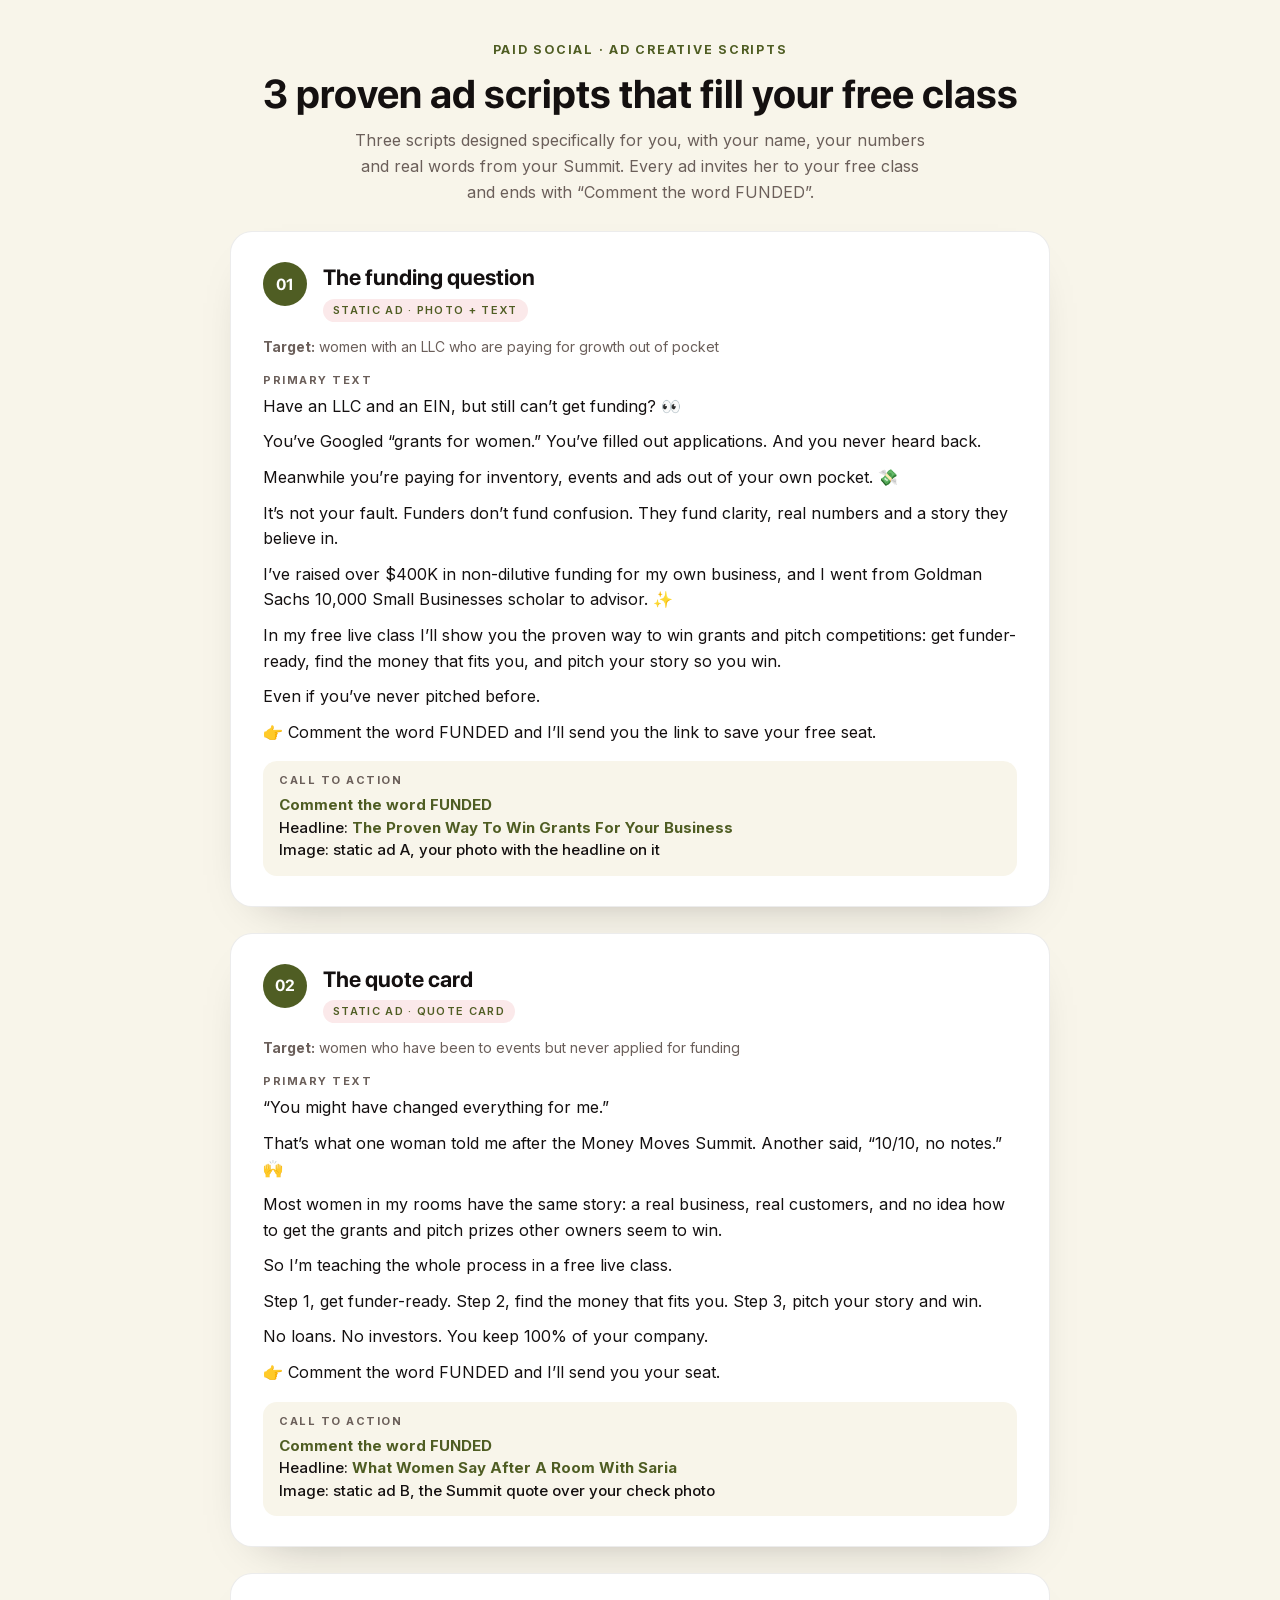
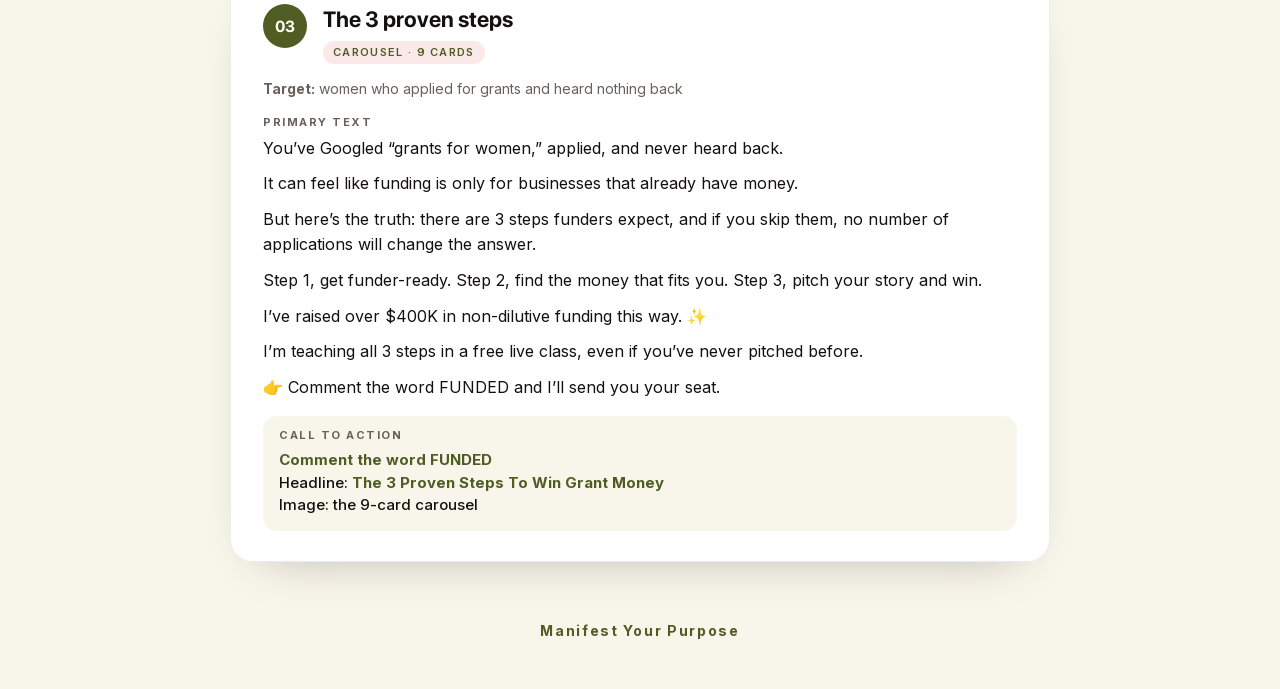
<file: ad-scripts/index.html>
<!doctype html>
<html lang="en">
<head>
  <meta charset="utf-8" />
  <meta name="viewport" content="width=device-width, initial-scale=1" />
  <title>Ad scripts · Saria Hawkins-Banda</title>
  <meta name="robots" content="noindex" />
  <link rel="icon" href="../assets/img/favicon.png" type="image/png" />
  <link rel="apple-touch-icon" href="../assets/img/apple-touch-icon.png" />
    <style>
  @font-face{font-family:"SFD";src:url(../assets/fonts/sfpro-bold.woff2) format("woff2");font-weight:700;font-display:swap}
  @font-face{font-family:"Inter";src:url(../assets/fonts/inter-normal.woff2) format("woff2");font-weight:100 900;font-display:swap}
  :root{--accent:#4f5d23;--accent-ink:#fff;--display:SFD,Inter,sans-serif;--ease:cubic-bezier(.2,.7,.2,1);--ink:#141010;--muted:#6b5f5a;--r:18px;--w:1120px}
  html,body{background:#f8f5ea;color:#141010;margin:0;font-family:Inter,system-ui,sans-serif;overflow-x:hidden}
  .sa__intro{text-align:center;padding:44px 16px 12px}
  .eyebrow{color:#4f5d23;font:700 .78rem/1 Inter,sans-serif;letter-spacing:.14em;text-transform:uppercase;margin:0}
  .sa__title{font:700 clamp(28px,5vw,40px)/1.1 SFD,Inter,sans-serif;margin:.4em 0 .3em}
  .sa__note{color:#6b5f5a;max-width:580px;margin:0 auto 14px;font:400 16px/1.6 Inter,sans-serif}
  .hint{text-align:center;color:#6b5f5a;font:400 14px/1.5 Inter;padding:0 16px}
  .brandfoot{text-align:center;padding:34px 16px 50px;font:700 14px Inter;letter-spacing:.12em}
  .brandfoot b{color:#4f5d23}
  
  .wrap{max-width:820px;margin:0 auto;padding:0 16px}
  .ad{background:#fff;border:1px solid rgba(20,16,16,.08);border-radius:22px;padding:30px 32px;margin:0 0 26px;box-shadow:0 20px 50px -34px rgba(20,16,16,.4)}
  .ad__head{display:flex;gap:16px;align-items:flex-start;margin-bottom:14px}
  .ad__num{flex:none;width:44px;height:44px;border-radius:50%;background:#4f5d23;color:#fff;display:grid;place-items:center;font:700 16px SFD,Inter}
  .ad__title{font:700 22px/1.25 SFD,Inter,sans-serif;margin:2px 0 6px}
  .ad__angle{display:inline-block;font:600 11px/1 Inter;letter-spacing:.12em;text-transform:uppercase;color:#4f5d23;background:#fbe9ea;border-radius:99px;padding:6px 10px}
  .ad__target{font:400 14px/1.5 Inter;color:#6b5f5a;margin:0 0 16px}
  .ad__label{font:700 11px/1 Inter;letter-spacing:.14em;text-transform:uppercase;color:#6b5f5a;margin:18px 0 8px}
  .ad__body p{margin:0 0 10px;font:400 16px/1.6 Inter;color:#141010}
  .ad__cta{margin-top:16px;padding:14px 16px;border-radius:14px;background:#f8f5ea;font:500 15px/1.5 Inter}
  .ad__cta b{color:#4f5d23}
  </style>
</head>
<body>
  <main class="page">
    <div class="sa__intro">
      <p class="eyebrow">Paid social · Ad creative scripts</p>
      <h1 class="sa__title">3 proven ad scripts that fill your free class</h1>
      <p class="sa__note">Three scripts designed specifically for you, with your name, your numbers and real words from your Summit. Every ad invites her to your free class and ends with &ldquo;Comment the word FUNDED&rdquo;.</p>
    </div>
    <div class="wrap"><article class="ad"><div class="ad__head"><span class="ad__num">01</span><div><h2 class="ad__title">The funding question</h2><span class="ad__angle">Static ad &middot; photo + text</span></div></div>
<p class="ad__target"><b>Target:</b> women with an LLC who are paying for growth out of pocket</p><p class="ad__label">Primary text</p><div class="ad__body"><p>Have an LLC and an EIN, but still can&rsquo;t get funding? &#128064;</p><p>You&rsquo;ve Googled &ldquo;grants for women.&rdquo; You&rsquo;ve filled out applications. And you never heard back.</p><p>Meanwhile you&rsquo;re paying for inventory, events and ads out of your own pocket. &#128184;</p><p>It&rsquo;s not your fault. Funders don&rsquo;t fund confusion. They fund clarity, real numbers and a story they believe in.</p><p>I&rsquo;ve raised over $400K in non-dilutive funding for my own business, and I went from Goldman Sachs 10,000 Small Businesses scholar to advisor. &#10024;</p><p>In my free live class I&rsquo;ll show you the proven way to win grants and pitch competitions: get funder-ready, find the money that fits you, and pitch your story so you win.</p><p>Even if you&rsquo;ve never pitched before.</p><p>&#128073; Comment the word FUNDED and I&rsquo;ll send you the link to save your free seat.</p></div><div class="ad__cta"><p class="ad__label" style="margin-top:0">Call to action</p><b>Comment the word FUNDED</b><br>Headline: <b>The Proven Way To Win Grants For Your Business</b><br>Image: static ad A, your photo with the headline on it</div></article>
<article class="ad"><div class="ad__head"><span class="ad__num">02</span><div><h2 class="ad__title">The quote card</h2><span class="ad__angle">Static ad &middot; quote card</span></div></div>
<p class="ad__target"><b>Target:</b> women who have been to events but never applied for funding</p><p class="ad__label">Primary text</p><div class="ad__body"><p>&ldquo;You might have changed everything for me.&rdquo;</p><p>That&rsquo;s what one woman told me after the Money Moves Summit. Another said, &ldquo;10/10, no notes.&rdquo; &#128588;</p><p>Most women in my rooms have the same story: a real business, real customers, and no idea how to get the grants and pitch prizes other owners seem to win.</p><p>So I&rsquo;m teaching the whole process in a free live class.</p><p>Step 1, get funder-ready. Step 2, find the money that fits you. Step 3, pitch your story and win.</p><p>No loans. No investors. You keep 100% of your company.</p><p>&#128073; Comment the word FUNDED and I&rsquo;ll send you your seat.</p></div><div class="ad__cta"><p class="ad__label" style="margin-top:0">Call to action</p><b>Comment the word FUNDED</b><br>Headline: <b>What Women Say After A Room With Saria</b><br>Image: static ad B, the Summit quote over your check photo</div></article>
<article class="ad"><div class="ad__head"><span class="ad__num">03</span><div><h2 class="ad__title">The 3 proven steps</h2><span class="ad__angle">Carousel &middot; 9 cards</span></div></div>
<p class="ad__target"><b>Target:</b> women who applied for grants and heard nothing back</p><p class="ad__label">Primary text</p><div class="ad__body"><p>You&rsquo;ve Googled &ldquo;grants for women,&rdquo; applied, and never heard back.</p><p>It can feel like funding is only for businesses that already have money.</p><p>But here&rsquo;s the truth: there are 3 steps funders expect, and if you skip them, no number of applications will change the answer.</p><p>Step 1, get funder-ready. Step 2, find the money that fits you. Step 3, pitch your story and win.</p><p>I&rsquo;ve raised over $400K in non-dilutive funding this way. &#10024;</p><p>I&rsquo;m teaching all 3 steps in a free live class, even if you&rsquo;ve never pitched before.</p><p>&#128073; Comment the word FUNDED and I&rsquo;ll send you your seat.</p></div><div class="ad__cta"><p class="ad__label" style="margin-top:0">Call to action</p><b>Comment the word FUNDED</b><br>Headline: <b>The 3 Proven Steps To Win Grant Money</b><br>Image: the 9-card carousel</div></article>
</div>
  </main>
  <footer class="brandfoot"><b>Manifest Your Purpose</b></footer>
</body>
</html>
</file>
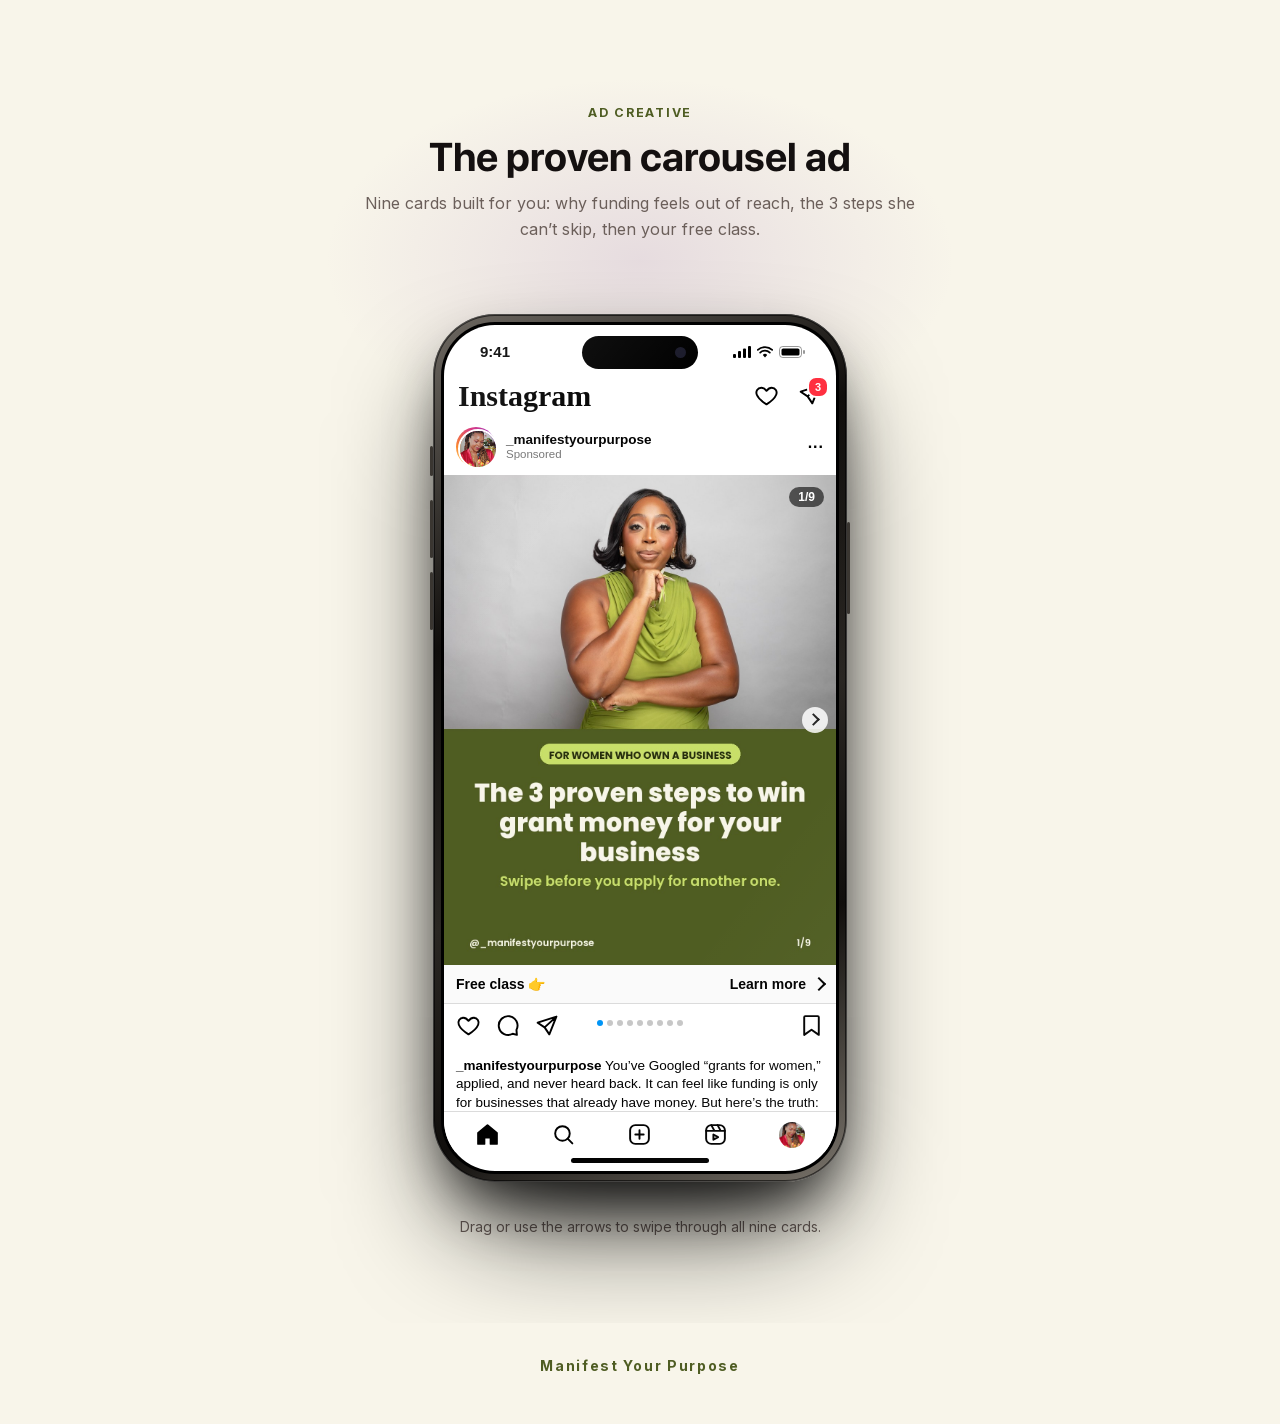
<file: carousel/index.html>
<!doctype html>
<html lang="en">
<head>
  <meta charset="utf-8" />
  <meta name="viewport" content="width=device-width, initial-scale=1" />
  <title>Carousel ad · Saria Hawkins-Banda</title>
  <meta name="robots" content="noindex" />
  <link rel="icon" href="../assets/img/favicon.png" type="image/png" />
  <link rel="apple-touch-icon" href="../assets/img/apple-touch-icon.png" />
  <link rel="stylesheet" href="../assets/phone.css" />
  <style>
  @font-face{font-family:"SFD";src:url(../assets/fonts/sfpro-bold.woff2) format("woff2");font-weight:700;font-display:swap}
  @font-face{font-family:"Inter";src:url(../assets/fonts/inter-normal.woff2) format("woff2");font-weight:100 900;font-display:swap}
  :root{--accent:#4f5d23;--accent-ink:#fff;--display:SFD,Inter,sans-serif;--ease:cubic-bezier(.2,.7,.2,1);--ink:#141010;--muted:#6b5f5a;--r:18px;--w:1120px}
  html,body{background:#f8f5ea;color:#141010;margin:0;font-family:Inter,system-ui,sans-serif;overflow-x:hidden}
  .sa__intro{text-align:center;padding:44px 16px 12px}
  .eyebrow{color:#4f5d23;font:700 .78rem/1 Inter,sans-serif;letter-spacing:.14em;text-transform:uppercase;margin:0}
  .sa__title{font:700 clamp(28px,5vw,40px)/1.1 SFD,Inter,sans-serif;margin:.4em 0 .3em}
  .sa__note{color:#6b5f5a;max-width:580px;margin:0 auto 14px;font:400 16px/1.6 Inter,sans-serif}
  .hint{text-align:center;color:#6b5f5a;font:400 14px/1.5 Inter;padding:0 16px}
  .brandfoot{text-align:center;padding:34px 16px 50px;font:700 14px Inter;letter-spacing:.12em}
  .brandfoot b{color:#4f5d23}
  </style>
<script>try{if("scrollRestoration" in history)history.scrollRestoration="manual"}catch(e){}addEventListener("load",function(){if(!location.hash){scrollTo(0,0)}});</script>
</head>
<body>
  <main class="page">
    <section class="sa">
      <div class="sa__glow" aria-hidden="true"></div>
      <div class="sa__intro">
        <p class="eyebrow">Ad creative</p>
        <h1 class="sa__title">The proven carousel ad</h1>
        <p class="sa__note">Nine cards built for you: why funding feels out of reach, the 3 steps she can&rsquo;t skip, then your free class.</p>
      </div>
      <div class="stage">
        <div class="phone-wrap" id="pw">
          <div class="iphone">
            <span class="btn-side l" style="top:132px;height:30px"></span><span class="btn-side l" style="top:186px;height:58px"></span><span class="btn-side l" style="top:258px;height:58px"></span><span class="btn-side r" style="top:208px;height:92px"></span>
            <div class="screen">
              <div class="status"><span>9:41</span><span class="island"></span><span class="ic"><svg viewBox="0 0 18 12"><rect x="0" y="8" width="3" height="4" rx="1" fill="#000"/><rect x="5" y="5" width="3" height="7" rx="1" fill="#000"/><rect x="10" y="2.5" width="3" height="9.5" rx="1" fill="#000"/><rect x="15" y="0" width="3" height="12" rx="1" fill="#000"/></svg><svg viewBox="0 0 16 12"><path d="M8 11.5l2.2-2.6a3.2 3.2 0 0 0-4.4 0z" fill="#000"/><path d="M3.2 6.6a6.8 6.8 0 0 1 9.6 0" stroke="#000" stroke-width="1.8" fill="none" stroke-linecap="round"/><path d="M.8 3.9a10.5 10.5 0 0 1 14.4 0" stroke="#000" stroke-width="1.8" fill="none" stroke-linecap="round"/></svg><svg viewBox="0 0 27 12"><rect x=".5" y=".5" width="22" height="11" rx="3.2" fill="none" stroke="#000" opacity=".4"/><rect x="2.5" y="2.5" width="18" height="7" rx="1.6" fill="#000"/><rect x="24" y="4" width="2" height="4" rx="1" fill="#000" opacity=".4"/></svg></span></div>
              <div class="ig-top"><span class="ig-logo">Instagram</span><span class="ic"><svg viewBox="0 0 24 24"><path d="M12 20.5s-7.5-4.6-9.3-9.2C1.4 8 3.4 4.5 7 4.5c2.1 0 3.6 1.2 5 3 1.4-1.8 2.9-3 5-3 3.6 0 5.6 3.5 4.3 6.8-1.8 4.6-9.3 9.2-9.3 9.2z"/></svg><span style="position:relative"><svg viewBox="0 0 24 24"><path d="M21.5 3.5L10.2 13.8M21.5 3.5l-6.8 17-4.5-6.7-6.7-4.5z"/></svg><span class="ig-badge">3</span></span></span></div>
              <div class="feed">
                <div class="post-head"><span class="avatar-ring"><img src="../assets/img/pfp.jpg" alt="" /></span><span class="who"><b>_manifestyourpurpose</b><small>Sponsored</small></span><span class="dots3">&middot;&middot;&middot;</span></div>
                <div class="post-media post-media--car" style="aspect-ratio:4/5"><div class="ctrack" id="ctrack"><img src="../assets/img/ads/car-1.jpg?v=4" alt="Slide 1" draggable="false" /><img src="../assets/img/ads/car-2.jpg?v=4" alt="Slide 2" draggable="false" /><img src="../assets/img/ads/car-3.jpg?v=4" alt="Slide 3" draggable="false" /><img src="../assets/img/ads/car-4.jpg?v=4" alt="Slide 4" draggable="false" /><img src="../assets/img/ads/car-5.jpg?v=4" alt="Slide 5" draggable="false" /><img src="../assets/img/ads/car-6.jpg?v=4" alt="Slide 6" draggable="false" /><img src="../assets/img/ads/car-7.jpg?v=4" alt="Slide 7" draggable="false" /><img src="../assets/img/ads/car-8.jpg?v=4" alt="Slide 8" draggable="false" /><img src="../assets/img/ads/car-9.jpg?v=4" alt="Slide 9" draggable="false" /></div><button class="cnav prev" id="cprev" type="button" aria-label="Previous" disabled></button><button class="cnav next" id="cnext" type="button" aria-label="Next"></button><span class="ig-count"><span id="ccur">1</span>/9</span></div><a class="cta-strip" href="../register/" target="_blank" rel="noopener"><span id="ctitle">Free class &#128073;</span><span style="display:flex;align-items:center;gap:8px;font-weight:600">Learn more<i></i></span></a>
                <div class="actions"><svg viewBox="0 0 24 24"><path d="M12 20.5s-7.5-4.6-9.3-9.2C1.4 8 3.4 4.5 7 4.5c2.1 0 3.6 1.2 5 3 1.4-1.8 2.9-3 5-3 3.6 0 5.6 3.5 4.3 6.8-1.8 4.6-9.3 9.2-9.3 9.2z"/></svg><svg viewBox="0 0 24 24"><path d="M20.6 16.2A9 9 0 1 0 17 19.9L21 21z"/></svg><svg viewBox="0 0 24 24"><path d="M21.5 3.5L10.2 13.8M21.5 3.5l-6.8 17-4.5-6.7-6.7-4.5z"/></svg><span class="cdots" id="cdots"><span class="on"></span><span></span><span></span><span></span><span></span><span></span><span></span><span></span><span></span></span><span class="spacer"></span><svg viewBox="0 0 24 24"><path d="M19 21l-7-5-7 5V4a1 1 0 0 1 1-1h12a1 1 0 0 1 1 1z"/></svg></div>
                
                <p class="caption"><b>_manifestyourpurpose</b> You&rsquo;ve Googled &ldquo;grants for women,&rdquo; applied, and never heard back. It can feel like funding is only for businesses that already have money. But here&rsquo;s the truth: there are 3 steps funders expect, and if you skip them, no number of applications will change the answer. Step 1, get funder-ready. Step 2, find the money that fits you. Step 3, pitch your story and win. I&rsquo;ve raised over $400K in non-dilutive funding this way, and I&rsquo;m teaching all 3 steps in a free live class. Comment the word FUNDED and I&rsquo;ll send you your seat.</p>
                
                <p class="stamp">2 hours ago</p>
              </div>
              <div class="tabbar"><svg viewBox="0 0 24 24"><path d="M3 10.5L12 3l9 7.5V21h-6v-6H9v6H3z" fill="#000"/></svg><svg viewBox="0 0 24 24"><circle cx="11" cy="11" r="7"/><path d="M20.5 20.5l-4.5-4.5"/></svg><svg viewBox="0 0 24 24"><rect x="3" y="3" width="18" height="18" rx="5"/><path d="M12 8v8M8 12h8"/></svg><svg viewBox="0 0 24 24"><rect x="3" y="3" width="18" height="18" rx="5"/><path d="M3 8.5h18M8 3l3 5.5M14 3l3 5.5M10 12v5l4.5-2.5z"/></svg><img class="me" src="../assets/img/pfp.jpg" alt="" /></div>
              <div class="homebar"></div>
            </div>
          </div>
          
        </div>
      </div>
      <p class="hint">Drag or use the arrows to swipe through all nine cards.</p>
    </section>
  </main>
  <footer class="brandfoot"><b>Manifest Your Purpose</b></footer>
  <script>
(function(){var T=["Free class &#128073;","Free class &#128073;","Free class &#128073;","Free class &#128073;","Free class &#128073;","Free class &#128073;","Free class &#128073;","Free class &#128073;","Save your seat &#128073;"];var t=document.getElementById("ctrack"),p=document.getElementById("cprev"),n=document.getElementById("cnext"),c=document.getElementById("ccur"),d=document.querySelectorAll("#cdots span"),w=document.getElementById("pw");
function cur(){return Math.round(t.scrollLeft/t.clientWidth);}
function upd(){var i=cur();c.textContent=i+1;p.disabled=i===0;n.disabled=i===8;document.getElementById("ctitle").innerHTML=T[i];d.forEach(function(s,k){s.classList.toggle("on",k===i)});if(i>0)w.classList.add("swiped");}
function go(i){t.scrollTo({left:i*t.clientWidth,behavior:"smooth"});}
p.onclick=function(){go(cur()-1)};n.onclick=function(){go(cur()+1)};t.addEventListener("scroll",function(){requestAnimationFrame(upd)});
document.addEventListener("keydown",function(e){if(e.key==="ArrowRight")go(cur()+1);if(e.key==="ArrowLeft")go(cur()-1);});
var down=false,sx=0,sl=0;t.addEventListener("pointerdown",function(e){if(e.pointerType!=="mouse")return;down=true;sx=e.clientX;sl=t.scrollLeft;t.style.scrollSnapType="none";});
window.addEventListener("pointermove",function(e){if(down)t.scrollLeft=sl-(e.clientX-sx);});
window.addEventListener("pointerup",function(e){if(!down)return;down=false;t.style.scrollSnapType="";var dx=e.clientX-sx;var i=Math.round(sl/t.clientWidth)+(dx<-40?1:dx>40?-1:0);go(Math.max(0,Math.min(8,i)));});})();
</script>
</body>
</html>
</file>
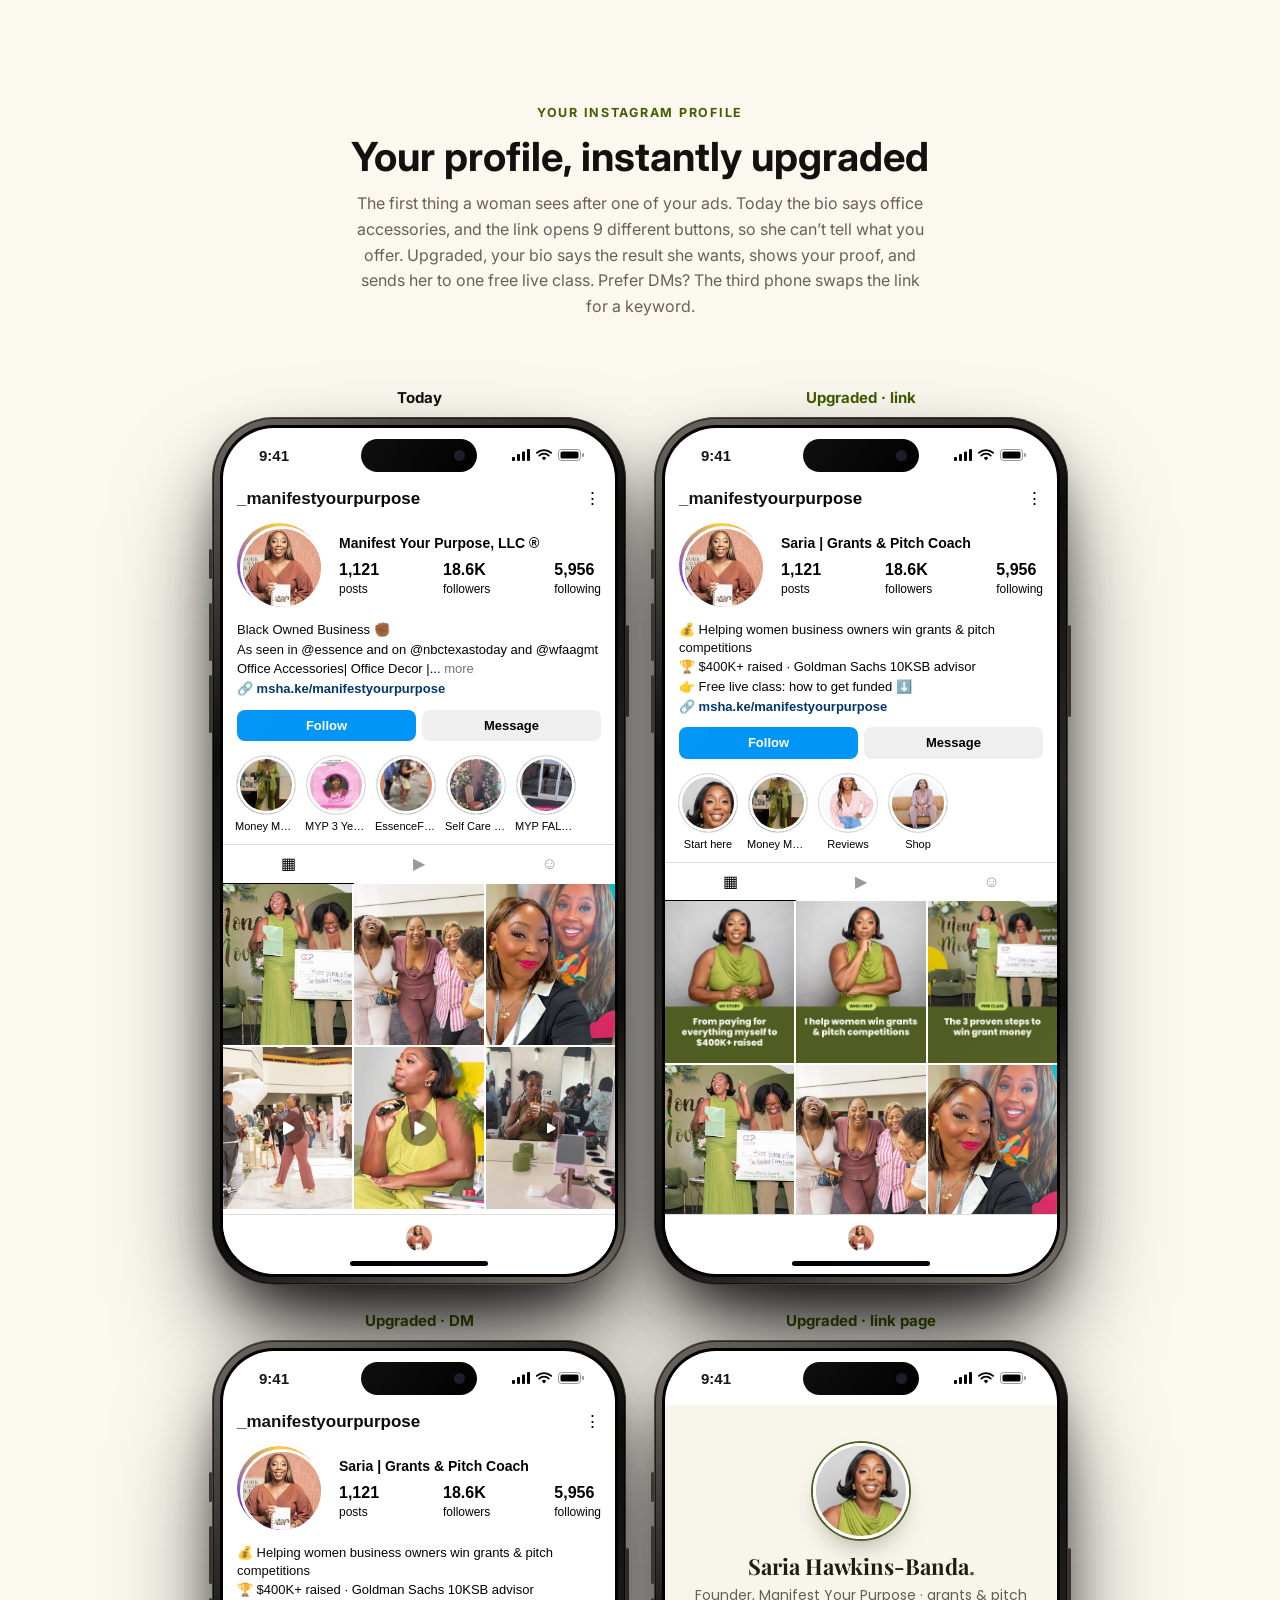
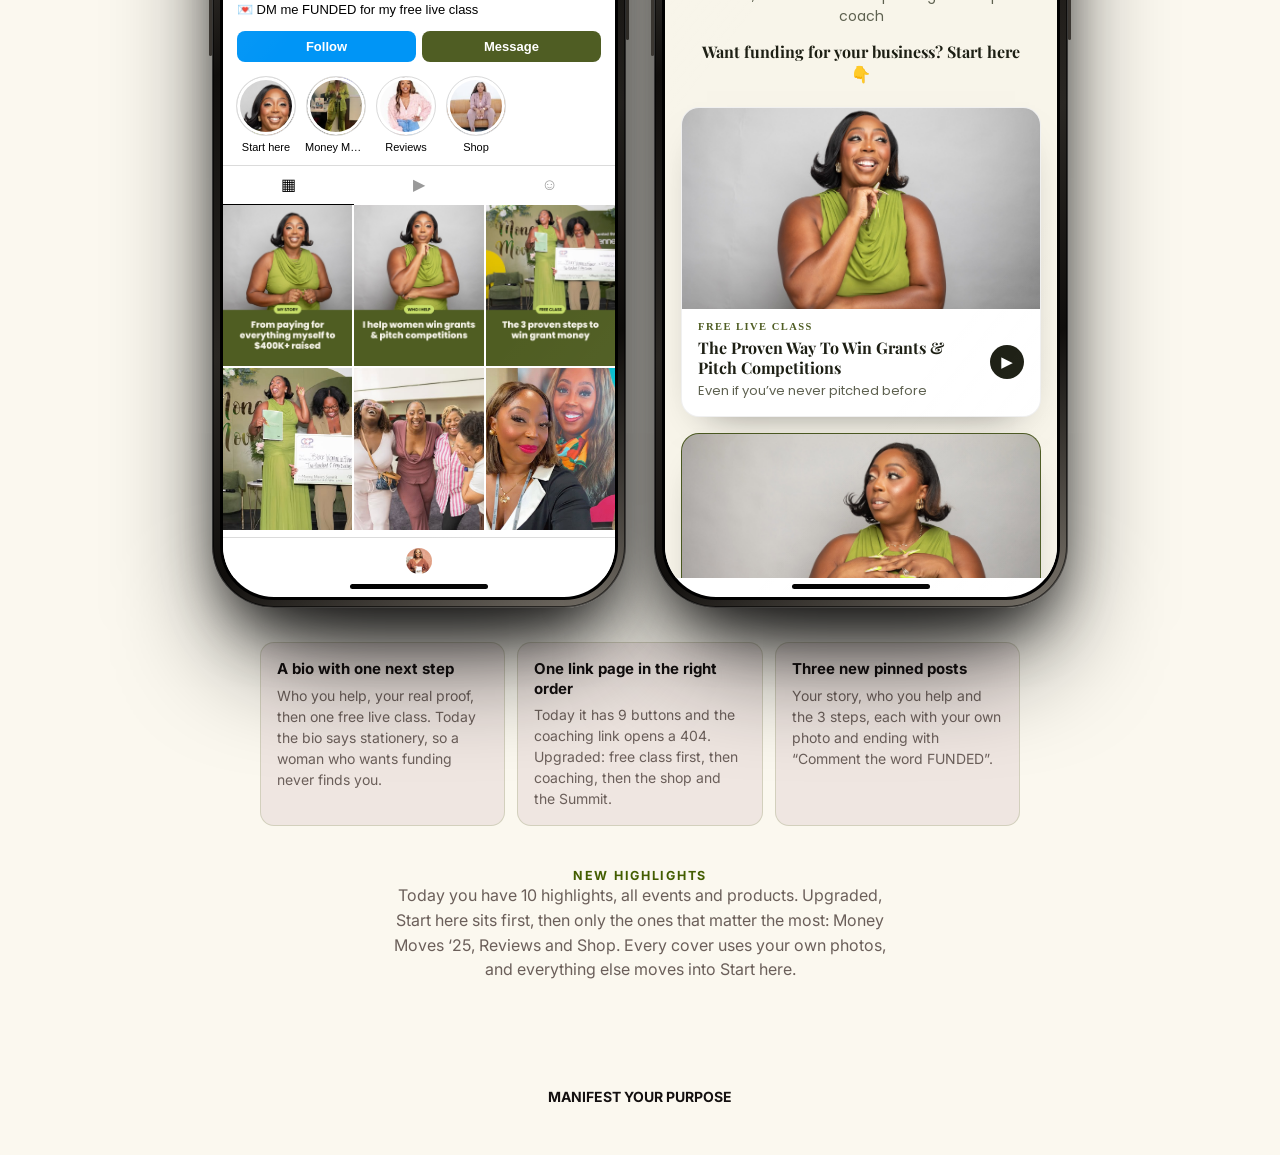
<file: ig-profile/index.html>
<!doctype html>
<html lang="en">
<head>
  <meta charset="utf-8" />
  <meta name="viewport" content="width=device-width, initial-scale=1" />
  <title>Your profile, upgraded · Saria Hawkins-Banda</title>
  <meta name="robots" content="noindex" />
  <link rel="icon" href="../assets/img/favicon.png" type="image/png" />
  <link rel="apple-touch-icon" href="../assets/img/apple-touch-icon.png" />
  <link rel="preconnect" href="https://fonts.googleapis.com" /><link href="https://fonts.googleapis.com/css2?family=Inter:wght@400;600;700&display=swap" rel="stylesheet" />
  <style>@font-face{font-family:"SF Pro Display Bold";src:url("https://framerusercontent.com/assets/e2xSj9IcJ8dsIvELAZDx3LfWno.woff2");font-display:swap;font-weight:700}</style>
  <link rel="stylesheet" href="../assets/phone-prof.css" />
  <style>
  html,body{background:#fbf8ef;color:#141010;margin:0}
  .sa__intro{text-align:center;padding:44px 16px 12px}
  .eyebrow{color:#435d00;font:700 .78rem/1 Inter,sans-serif;letter-spacing:.14em;text-transform:uppercase;margin:0}
  .sa__title{font:700 clamp(28px,5vw,40px)/1.1 "SF Pro Display Bold",Inter,sans-serif;margin:.4em 0 .3em;color:#141010}
  .sa__note{color:#6b5f5a;max-width:580px;margin:0 auto 14px;font:400 16px/1.6 Inter,sans-serif}
  .ads2{display:flex;flex-wrap:wrap;justify-content:center;gap:28px}.stage .ads2{width:min(1280px,calc(100vw - 32px))}.ads2>div{min-width:0}
  .adlab{text-align:center;font:700 15px/1 Inter,sans-serif;color:#141010;margin:0 0 12px}.adlab.new{color:#435d00}
  .why{max-width:760px;margin:34px auto 0;padding:0 16px;display:grid;grid-template-columns:repeat(3,minmax(0,1fr));gap:12px}
  .why div{background:#efe6e1;border:1px solid rgba(67,93,0,.16);border-radius:14px;padding:16px}
  .why b{display:block;font:700 15px/1.3 "SF Pro Display Bold",Inter,sans-serif;margin-bottom:6px}.why span{font:400 14px/1.5 Inter,sans-serif;color:#6b5f5a}
  @media(max-width:700px){.why{grid-template-columns:1fr}}
  .brandfoot{text-align:center;padding:34px 16px 50px;color:#6b5f5a;font:400 14px Inter,sans-serif}.brandfoot b{color:#141010}
  .hli i{font-size:18px}
  </style>
<style>
.feed--prof{overflow:hidden}.prof{font:13px/1.35 -apple-system,"Helvetica Neue",Arial,sans-serif;color:#000;background:#fff}
.ptop{display:flex;justify-content:space-between;padding:6px 14px 8px;font-size:17px}.ptop b{font-weight:700}
.phead{display:flex;align-items:center;gap:18px;padding:4px 14px}.pav{width:78px;height:78px;border-radius:50%;padding:3px;background:conic-gradient(#f9ce34,#ee2a7b,#6228d7,#f9ce34);flex:none}
.pav img{width:100%;height:100%;border-radius:50%;object-fit:cover;border:3px solid #fff}
.pright{flex:1;min-width:0;display:flex;flex-direction:column;gap:6px}.pname{font-size:14px}.pstats{display:flex;justify-content:space-between}.pstats span{align-items:flex-start!important}.pstats span{display:flex;flex-direction:column;align-items:center;font-size:12px}.pstats b{font-size:16px}
.pbio{padding:8px 14px 0}.pbio p{margin:2px 0}.pcat{color:#555}.plink{color:#00376b;font-weight:600;word-break:break-all}
.pbtn{display:flex;gap:6px;padding:10px 14px}.pbtn span{flex:1;text-align:center;background:#efefef;border-radius:8px;padding:7px 0;font-weight:600}.pbtn .fol{background:#0095f6;color:#fff}
.hl{display:flex;gap:12px;padding:4px 14px 10px;overflow:hidden}.hli{display:flex;flex-direction:column;align-items:center;gap:4px;width:58px;flex:none}
.hli i{width:58px;height:58px;border-radius:50%;border:1px solid #dbdbdb;box-shadow:inset 0 0 0 3px #fff;display:flex;align-items:center;justify-content:center;color:#fff;font-style:normal;font-size:20px}
.hli b{font-weight:400;font-size:11px;white-space:nowrap;overflow:hidden;text-overflow:ellipsis;max-width:62px}
.ptabs{display:flex;border-top:1px solid #dbdbdb}.ptabs span{flex:1;text-align:center;padding:8px 0;color:#999;font-size:16px}.ptabs .on{color:#000;border-bottom:1px solid #000}
.grid3{display:grid;grid-template-columns:repeat(3,1fr);gap:2px}.gc{position:relative;aspect-ratio:4/5;overflow:hidden;background:#eee}.gc img{width:100%;height:100%;object-fit:cover;display:block}
.gc .pin,.gc .rl{position:absolute;top:6px;right:6px;width:16px;height:16px;filter:drop-shadow(0 1px 2px rgba(0,0,0,.5))}.gc .rl{right:6px}.gc .pin+.rl{right:26px}
</style>
<style>.sh{max-width:900px;margin:44px auto 0;padding:0 20px;text-align:center}.sh__row{display:flex;gap:14px;justify-content:center;margin:16px 0 14px}.sh__row img{width:min(30%,220px);aspect-ratio:9/16;object-fit:cover;border-radius:14px;box-shadow:0 18px 36px -22px rgba(30,26,34,.45)}.sh__note{font-family:Inter,sans-serif;color:var(--muted,#6b5f5a);max-width:520px;margin:0 auto;line-height:1.55}</style>
</head>
<body>
  <main class="page">
    <section class="sa">
      <div class="sa__intro">
        <p class="eyebrow">Your Instagram profile</p>
        <h1 class="sa__title">Your profile, instantly upgraded</h1>
        <p class="sa__note">The first thing a woman sees after one of your ads. Today the bio says office accessories, and the link opens 9 different buttons, so she can&rsquo;t tell what you offer. Upgraded, your bio says the result she wants, shows your proof, and sends her to one free live class. Prefer DMs? The third phone swaps the link for a keyword.</p>
      </div>
      <div class="stage"><div class="ads2"><div class="adcol"><p class="adlab">Today</p><div class="phone-wrap" id="pf1"><div class="iphone"><span class="btn-side l" style="top:132px;height:30px"></span><span class="btn-side l" style="top:186px;height:58px"></span><span class="btn-side l" style="top:258px;height:58px"></span><span class="btn-side r" style="top:208px;height:92px"></span><div class="screen"><div class="status"><span>9:41</span><span class="island"></span><span class="ic"><svg viewBox="0 0 18 12"><rect x="0" y="8" width="3" height="4" rx="1" fill="#000"/><rect x="5" y="5" width="3" height="7" rx="1" fill="#000"/><rect x="10" y="2.5" width="3" height="9.5" rx="1" fill="#000"/><rect x="15" y="0" width="3" height="12" rx="1" fill="#000"/></svg><svg viewBox="0 0 16 12"><path d="M8 11.5l2.2-2.6a3.2 3.2 0 0 0-4.4 0z" fill="#000"/><path d="M3.2 6.6a6.8 6.8 0 0 1 9.6 0" stroke="#000" stroke-width="1.8" fill="none" stroke-linecap="round"/><path d="M.8 3.9a10.5 10.5 0 0 1 14.4 0" stroke="#000" stroke-width="1.8" fill="none" stroke-linecap="round"/></svg><svg viewBox="0 0 27 12"><rect x=".5" y=".5" width="22" height="11" rx="3.2" fill="none" stroke="#000" opacity=".4"/><rect x="2.5" y="2.5" width="18" height="7" rx="1.6" fill="#000"/><rect x="24" y="4" width="2" height="4" rx="1" fill="#000" opacity=".4"/></svg></span></div>
              <div class="feed feed--prof"><div class="prof">
  <div class="ptop"><b>_manifestyourpurpose</b><span>&#8942;</span></div>
  <div class="phead"><span class="pav"><img src="../assets/img/profile/pfp.jpg" alt=""></span>
    <div class="pright"><b class="pname">Manifest Your Purpose, LLC &reg;</b><div class="pstats"><span><b>1,121</b>posts</span><span><b>18.6K</b>followers</span><span><b>5,956</b>following</span></div></div></div>
  <div class="pbio"><p>Black Owned Business &#9994;&#127998;</p><p>As seen in @essence and on @nbctexastoday and @wfaagmt</p><p>Office Accessories| Office Decor |... <span style="color:#737373">more</span></p><p class="plink">&#128279; msha.ke/manifestyourpurpose</p></div>
  <div class="pbtn"><span class="fol">Follow</span><span>Message</span></div>
  <div class="hl"><span class="hli"><i style="background:url(../assets/img/profile/hl0.jpg) center/cover"></i><b>Money Moves &lsquo;25</b></span><span class="hli"><i style="background:url(../assets/img/profile/hl1.jpg) center/cover"></i><b>MYP 3 Year Anni</b></span><span class="hli"><i style="background:url(../assets/img/profile/hl2.jpg) center/cover"></i><b>EssenceFest</b></span><span class="hli"><i style="background:url(../assets/img/profile/hl3.jpg) center/cover"></i><b>Self Care Conf.</b></span><span class="hli"><i style="background:url(../assets/img/profile/hl4.jpg) center/cover"></i><b>MYP FALL MARKET</b></span></div>
  <div class="ptabs"><span class="on">&#9638;</span><span>&#9654;</span><span>&#9786;</span></div>
  <div class="grid3"><span class="gc"><img src="../assets/img/profile/summitroom.jpg" alt=""></span><span class="gc"><img src="../assets/img/profile/market.jpg" alt=""></span><span class="gc"><img src="../assets/img/profile/goldman.jpg" alt=""></span><span class="gc"><img src="../assets/img/profile/reelsuit.jpg" alt=""></span><span class="gc"><img src="../assets/img/profile/reeltalk.jpg" alt=""></span><span class="gc"><img src="../assets/img/profile/braids.jpg" alt=""></span></div>
</div></div><div class="tabbar"><img class="me" src="../assets/img/profile/pfp.jpg" alt="" /></div>
              <div class="homebar"></div></div></div></div></div>
<div class="adcol"><p class="adlab new">Upgraded &middot; link</p><div class="phone-wrap" id="pf2"><div class="iphone"><span class="btn-side l" style="top:132px;height:30px"></span><span class="btn-side l" style="top:186px;height:58px"></span><span class="btn-side l" style="top:258px;height:58px"></span><span class="btn-side r" style="top:208px;height:92px"></span><div class="screen"><div class="status"><span>9:41</span><span class="island"></span><span class="ic"><svg viewBox="0 0 18 12"><rect x="0" y="8" width="3" height="4" rx="1" fill="#000"/><rect x="5" y="5" width="3" height="7" rx="1" fill="#000"/><rect x="10" y="2.5" width="3" height="9.5" rx="1" fill="#000"/><rect x="15" y="0" width="3" height="12" rx="1" fill="#000"/></svg><svg viewBox="0 0 16 12"><path d="M8 11.5l2.2-2.6a3.2 3.2 0 0 0-4.4 0z" fill="#000"/><path d="M3.2 6.6a6.8 6.8 0 0 1 9.6 0" stroke="#000" stroke-width="1.8" fill="none" stroke-linecap="round"/><path d="M.8 3.9a10.5 10.5 0 0 1 14.4 0" stroke="#000" stroke-width="1.8" fill="none" stroke-linecap="round"/></svg><svg viewBox="0 0 27 12"><rect x=".5" y=".5" width="22" height="11" rx="3.2" fill="none" stroke="#000" opacity=".4"/><rect x="2.5" y="2.5" width="18" height="7" rx="1.6" fill="#000"/><rect x="24" y="4" width="2" height="4" rx="1" fill="#000" opacity=".4"/></svg></span></div>
              <div class="feed feed--prof"><div class="prof">
  <div class="ptop"><b>_manifestyourpurpose</b><span>&#8942;</span></div>
  <div class="phead"><span class="pav"><img src="../assets/img/profile/pfp.jpg" alt=""></span>
    <div class="pright"><b class="pname">Saria | Grants &amp; Pitch Coach</b><div class="pstats"><span><b>1,121</b>posts</span><span><b>18.6K</b>followers</span><span><b>5,956</b>following</span></div></div></div>
  <div class="pbio"><p>&#128176; Helping women business owners win grants &amp; pitch competitions</p><p>&#127942; $400K+ raised &middot; Goldman Sachs 10KSB advisor</p><p>&#128073; Free live class: how to get funded &#11015;&#65039;</p><p class="plink">&#128279; msha.ke/manifestyourpurpose</p></div>
  <div class="pbtn"><span class="fol">Follow</span><span>Message</span></div>
  <div class="hl"><span class="hli"><i style="background:url(../assets/img/profile/hl-start.jpg) center/cover"></i><b>Start here</b></span><span class="hli"><i style="background:url(../assets/img/profile/hl0.jpg) center/cover"></i><b>Money Moves &lsquo;25</b></span><span class="hli"><i style="background:url(../assets/img/profile/hl6.jpg) center/cover"></i><b>Reviews</b></span><span class="hli"><i style="background:url(../assets/img/profile/hl8.jpg) center/cover"></i><b>Shop</b></span></div>
  <div class="ptabs"><span class="on">&#9638;</span><span>&#9654;</span><span>&#9786;</span></div>
  <div class="grid3"><span class="gc"><img src="../assets/img/profile/pin1.jpg" alt=""></span><span class="gc"><img src="../assets/img/profile/pin2.jpg" alt=""></span><span class="gc"><img src="../assets/img/profile/pin3.jpg" alt=""></span><span class="gc"><img src="../assets/img/profile/summitroom.jpg" alt=""></span><span class="gc"><img src="../assets/img/profile/market.jpg" alt=""></span><span class="gc"><img src="../assets/img/profile/goldman.jpg" alt=""></span></div>
</div></div><div class="tabbar"><img class="me" src="../assets/img/profile/pfp.jpg" alt="" /></div>
              <div class="homebar"></div></div></div></div></div>
<div class="adcol"><p class="adlab new">Upgraded &middot; DM</p><div class="phone-wrap" id="pf3"><div class="iphone"><span class="btn-side l" style="top:132px;height:30px"></span><span class="btn-side l" style="top:186px;height:58px"></span><span class="btn-side l" style="top:258px;height:58px"></span><span class="btn-side r" style="top:208px;height:92px"></span><div class="screen"><div class="status"><span>9:41</span><span class="island"></span><span class="ic"><svg viewBox="0 0 18 12"><rect x="0" y="8" width="3" height="4" rx="1" fill="#000"/><rect x="5" y="5" width="3" height="7" rx="1" fill="#000"/><rect x="10" y="2.5" width="3" height="9.5" rx="1" fill="#000"/><rect x="15" y="0" width="3" height="12" rx="1" fill="#000"/></svg><svg viewBox="0 0 16 12"><path d="M8 11.5l2.2-2.6a3.2 3.2 0 0 0-4.4 0z" fill="#000"/><path d="M3.2 6.6a6.8 6.8 0 0 1 9.6 0" stroke="#000" stroke-width="1.8" fill="none" stroke-linecap="round"/><path d="M.8 3.9a10.5 10.5 0 0 1 14.4 0" stroke="#000" stroke-width="1.8" fill="none" stroke-linecap="round"/></svg><svg viewBox="0 0 27 12"><rect x=".5" y=".5" width="22" height="11" rx="3.2" fill="none" stroke="#000" opacity=".4"/><rect x="2.5" y="2.5" width="18" height="7" rx="1.6" fill="#000"/><rect x="24" y="4" width="2" height="4" rx="1" fill="#000" opacity=".4"/></svg></span></div>
              <div class="feed feed--prof"><div class="prof">
  <div class="ptop"><b>_manifestyourpurpose</b><span>&#8942;</span></div>
  <div class="phead"><span class="pav"><img src="../assets/img/profile/pfp.jpg" alt=""></span>
    <div class="pright"><b class="pname">Saria | Grants &amp; Pitch Coach</b><div class="pstats"><span><b>1,121</b>posts</span><span><b>18.6K</b>followers</span><span><b>5,956</b>following</span></div></div></div>
  <div class="pbio"><p>&#128176; Helping women business owners win grants &amp; pitch competitions</p><p>&#127942; $400K+ raised &middot; Goldman Sachs 10KSB advisor</p><p>&#128140; DM me FUNDED for my free live class</p></div>
  <div class="pbtn"><span class="fol">Follow</span><span style="background:#4f5d23;color:#fff">Message</span></div>
  <div class="hl"><span class="hli"><i style="background:url(../assets/img/profile/hl-start.jpg) center/cover"></i><b>Start here</b></span><span class="hli"><i style="background:url(../assets/img/profile/hl0.jpg) center/cover"></i><b>Money Moves &lsquo;25</b></span><span class="hli"><i style="background:url(../assets/img/profile/hl6.jpg) center/cover"></i><b>Reviews</b></span><span class="hli"><i style="background:url(../assets/img/profile/hl8.jpg) center/cover"></i><b>Shop</b></span></div>
  <div class="ptabs"><span class="on">&#9638;</span><span>&#9654;</span><span>&#9786;</span></div>
  <div class="grid3"><span class="gc"><img src="../assets/img/profile/pin1.jpg" alt=""></span><span class="gc"><img src="../assets/img/profile/pin2.jpg" alt=""></span><span class="gc"><img src="../assets/img/profile/pin3.jpg" alt=""></span><span class="gc"><img src="../assets/img/profile/summitroom.jpg" alt=""></span><span class="gc"><img src="../assets/img/profile/market.jpg" alt=""></span><span class="gc"><img src="../assets/img/profile/goldman.jpg" alt=""></span></div>
</div></div><div class="tabbar"><img class="me" src="../assets/img/profile/pfp.jpg" alt="" /></div>
              <div class="homebar"></div></div></div></div></div><div class="adcol"><p class="adlab new">Upgraded &middot; link page</p><div class="phone-wrap" id="pf4"><div class="iphone"><span class="btn-side l" style="top:132px;height:30px"></span><span class="btn-side l" style="top:186px;height:58px"></span><span class="btn-side l" style="top:258px;height:58px"></span><span class="btn-side r" style="top:208px;height:92px"></span><div class="screen"><div class="status"><span>9:41</span><span class="island"></span><span class="ic"><svg viewBox="0 0 18 12"><rect x="0" y="8" width="3" height="4" rx="1" fill="#000"/><rect x="5" y="5" width="3" height="7" rx="1" fill="#000"/><rect x="10" y="2.5" width="3" height="9.5" rx="1" fill="#000"/><rect x="15" y="0" width="3" height="12" rx="1" fill="#000"/></svg><svg viewBox="0 0 16 12"><path d="M8 11.5l2.2-2.6a3.2 3.2 0 0 0-4.4 0z" fill="#000"/><path d="M3.2 6.6a6.8 6.8 0 0 1 9.6 0" stroke="#000" stroke-width="1.8" fill="none" stroke-linecap="round"/><path d="M.8 3.9a10.5 10.5 0 0 1 14.4 0" stroke="#000" stroke-width="1.8" fill="none" stroke-linecap="round"/></svg><svg viewBox="0 0 27 12"><rect x=".5" y=".5" width="22" height="11" rx="3.2" fill="none" stroke="#000" opacity=".4"/><rect x="2.5" y="2.5" width="18" height="7" rx="1.6" fill="#000"/><rect x="24" y="4" width="2" height="4" rx="1" fill="#000" opacity=".4"/></svg></span></div>
              <div class="feed" style="padding:0;overflow:hidden"><iframe src="../link-in-bio/" title="Link in bio page" style="border:0;width:100%;height:100%;display:block" loading="lazy"></iframe></div>
              <div class="homebar"></div></div></div></div></div></div></div>
      <div class="why">
        <div><b>A bio with one next step</b><span>Who you help, your real proof, then one free live class. Today the bio says stationery, so a woman who wants funding never finds you.</span></div>
        <div><b>One link page in the right order</b><span>Today it has 9 buttons and the coaching link opens a 404. Upgraded: free class first, then coaching, then the shop and the Summit.</span></div>
        <div><b>Three new pinned posts</b><span>Your story, who you help and the 3 steps, each with your own photo and ending with &ldquo;Comment the word FUNDED&rdquo;.</span></div>
      </div>
      <div class="sh">
        <p class="eyebrow">New highlights</p>
        <p class="sh__note">Today you have 10 highlights, all events and products. Upgraded, Start here sits first, then only the ones that matter the most: Money Moves &lsquo;25, Reviews and Shop. Every cover uses your own photos, and everything else moves into Start here.</p>
      </div>
    </section>
  </main>
  <footer class="brandfoot"><b>MANIFEST YOUR PURPOSE</b></footer>
  <script>history.scrollRestoration='manual';scrollTo(0,0)</script>
</body>
</html>
</file>
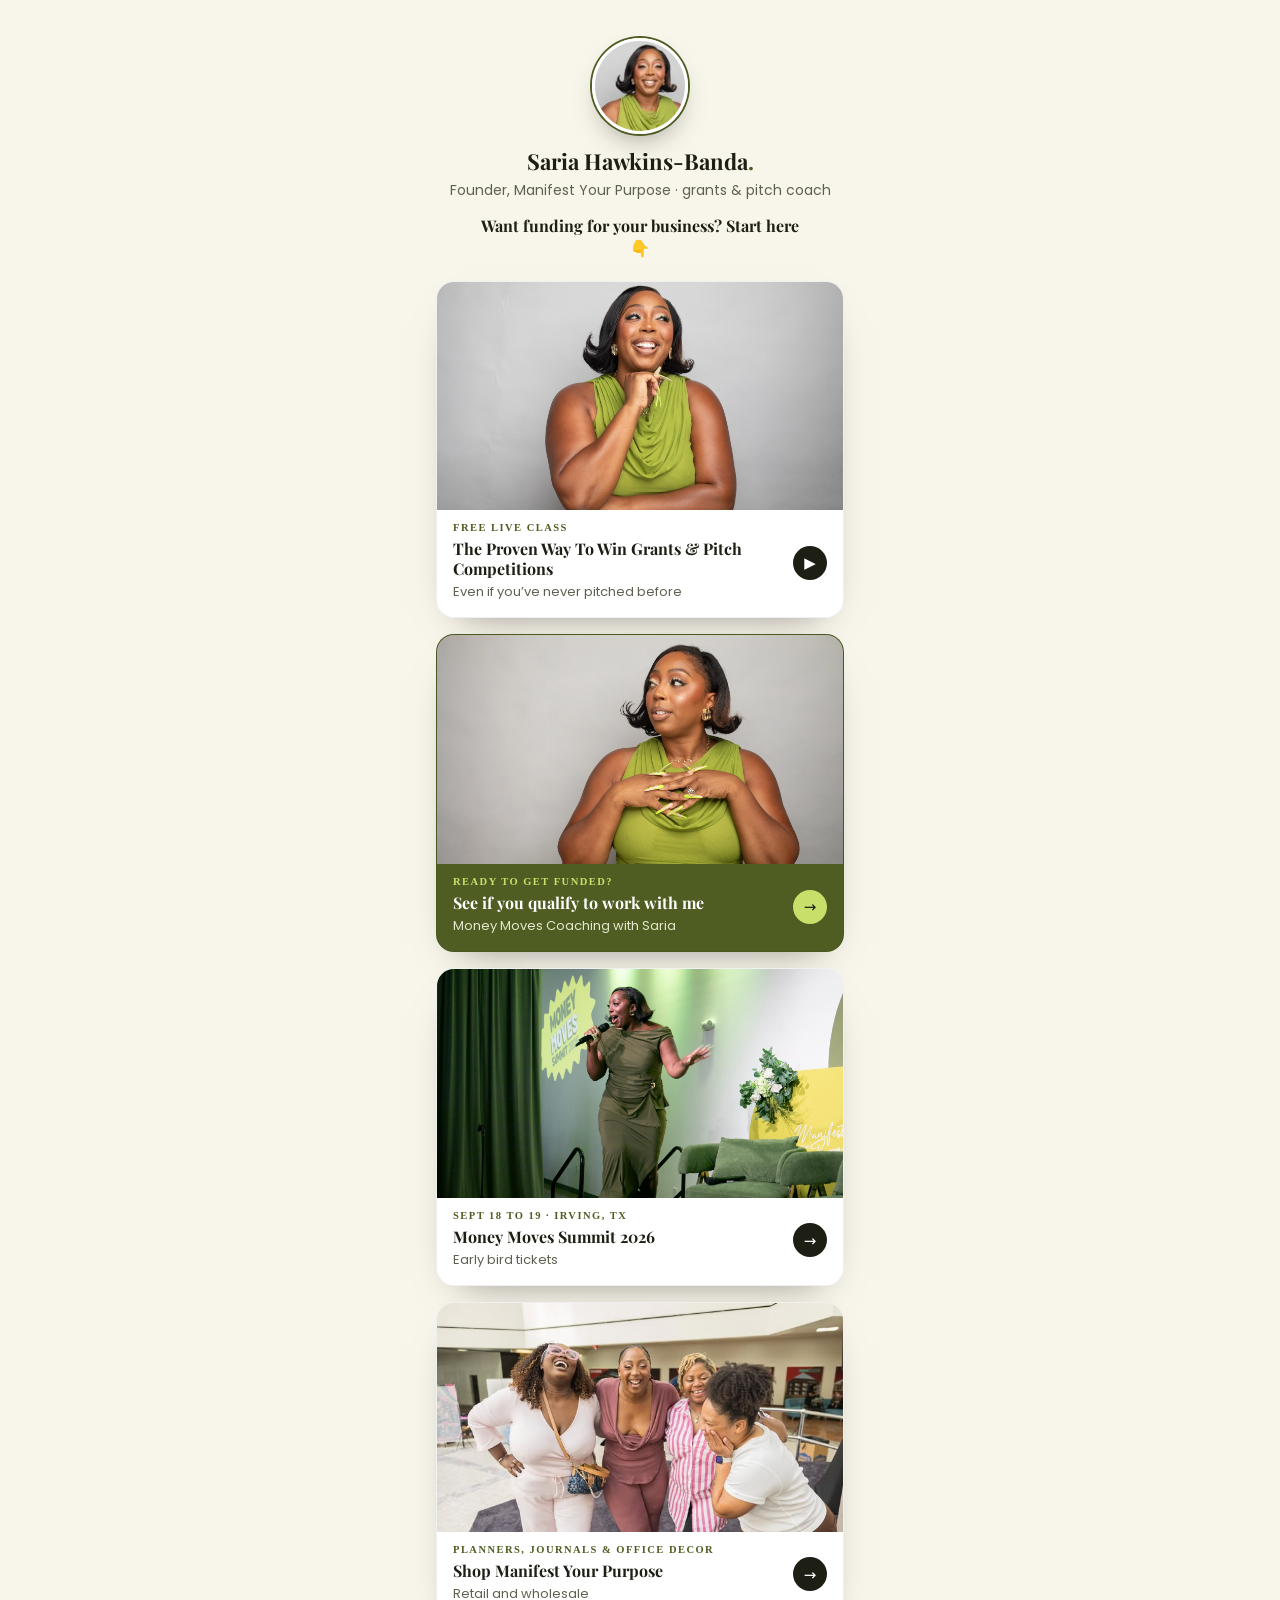
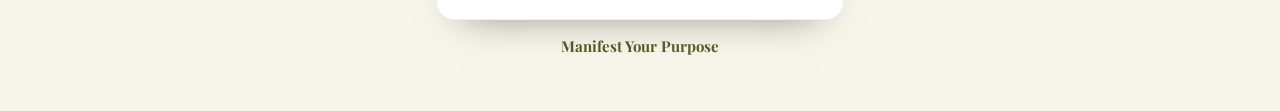
<file: link-in-bio/index.html>
<!doctype html>
<html lang="en">
<head>
<meta charset="utf-8">
<meta name="viewport" content="width=device-width, initial-scale=1">
<meta name="robots" content="noindex">
<title>Saria Hawkins-Banda · Links</title>
  <link rel="icon" href="../assets/img/favicon.png" type="image/png" />
  <link rel="apple-touch-icon" href="../assets/img/apple-touch-icon.png" />
<link rel="stylesheet" href="https://fonts.googleapis.com/css2?family=Playfair+Display:wght@700&family=Poppins:wght@400;500;600;700&display=swap">
<style>
@font-face{font-family:SFD;src:url(../assets/fonts/sfpro-bold.woff2) format('woff2');font-weight:700}
:root{--red:#4f5d23;--ink:#1d1f14;--cream:#f8f5ea;--muted:#5e6150}
*{box-sizing:border-box}
html,body{margin:0}
body{background:var(--cream);color:var(--ink);font-family:Poppins,system-ui,sans-serif;min-height:100vh}
.wrap{max-width:440px;margin:0 auto;padding:38px 16px 40px;text-align:center}
.av{width:96px;height:96px;border-radius:50%;overflow:hidden;margin:0 auto 14px;border:3px solid #fff;box-shadow:0 0 0 2px var(--red),0 14px 30px -14px rgba(14,13,13,.5)}
.av img{width:100%;height:100%;object-fit:cover}
h1{font:700 22px/1.2 "Playfair Display",Georgia,serif;margin:0}
h1 i{color:var(--red);font-style:normal}
.tag{margin:6px 0 4px;font-size:14px;color:var(--muted)}
.lead{margin:14px auto 22px;font:700 16px/1.35 "Playfair Display",Georgia,serif;max-width:32ch}
.lk{display:block;text-decoration:none;color:inherit;background:#fff;border-radius:18px;overflow:hidden;margin:0 0 16px;box-shadow:0 18px 40px -26px rgba(14,13,13,.55);border:1px solid rgba(14,13,13,.06);transition:transform .2s ease}
.lk:hover{transform:translateY(-2px)}
.lk img{display:block;width:100%;aspect-ratio:16/9;object-fit:cover}
.lk .b{padding:13px 16px 15px;text-align:left;display:flex;align-items:center;gap:12px}
.lk .t{flex:1}
.lk small{display:block;font:600 10.5px/1 Inter;letter-spacing:.14em;text-transform:uppercase;color:var(--red);margin-bottom:6px}
.lk b{display:block;font:700 16px/1.25 "Playfair Display",Georgia,serif}
.lk span.s{display:block;font-size:13px;color:var(--muted);margin-top:3px}
.go{flex:none;width:34px;height:34px;border-radius:50%;background:var(--ink);color:#fff;display:grid;place-items:center;font-size:15px}
.lk--yt .b{padding:14px 16px}
.yt-ic{flex:none;width:40px;height:40px;display:grid;place-items:center}
.yt-ic svg{width:40px;height:28px}
.lk--hot{background:var(--ink);color:#fff}
.lk--hot{background:var(--red)}.lk--hot span.s{color:#e3e8cc}.lk--hot small{color:#c8e06a}
.lk--hot .go{background:#c8e06a;color:#1d1f14}
.soc{display:flex;justify-content:center;gap:18px;margin:22px 0 10px}
.soc a{width:38px;height:38px;border-radius:50%;background:#fff;display:grid;place-items:center;box-shadow:0 8px 18px -12px rgba(0,0,0,.4)}
.soc svg{width:18px;height:18px}
.foot{font:700 15px "Playfair Display",Georgia;color:var(--red);margin-top:14px}
</style>
</head>
<body>
<main class="wrap">
  <div class="av"><img src="../assets/img/deck/s-close.jpg" alt="Saria Hawkins-Banda"></div>
  <h1>Saria Hawkins-Banda<i>.</i></h1>
  <p class="tag">Founder, Manifest Your Purpose &middot; grants &amp; pitch coach</p>
  <p class="lead">Want funding for your business? Start here &#128071;</p>
  <a class="lk" href="../register/">
    <img src="../assets/img/deck/hs2.jpg" alt="Free live class" style="object-position:50% 25%">
    <span class="b"><span class="t"><small>Free live class</small><b>The Proven Way To Win Grants &amp; Pitch Competitions</b><span class="s">Even if you&rsquo;ve never pitched before</span></span><span class="go">&#9654;</span></span>
  </a>
  <a class="lk lk--hot" href="../replay/">
    <img src="../assets/img/deck/sg1.jpg" alt="Money Moves Coaching with Saria" style="object-position:55% 25%">
    <span class="b"><span class="t"><small>Ready to get funded?</small><b>See if you qualify to work with me</b><span class="s">Money Moves Coaching with Saria</span></span><span class="go">&rarr;</span></span>
  </a>
  <a class="lk" href="#">
    <img src="../assets/img/deck/sg2.jpg" alt="Money Moves Summit 2026" style="object-position:50% 30%">
    <span class="b"><span class="t"><small>Sept 18 to 19 &middot; Irving, TX</small><b>Money Moves Summit 2026</b><span class="s">Early bird tickets</span></span><span class="go">&rarr;</span></span>
  </a>
  <a class="lk" href="#">
    <img src="../assets/img/deck/market.jpg" alt="Shop Manifest Your Purpose" style="object-position:50% 30%">
    <span class="b"><span class="t"><small>Planners, journals &amp; office decor</small><b>Shop Manifest Your Purpose</b><span class="s">Retail and wholesale</span></span><span class="go">&rarr;</span></span>
  </a>
  <p class="foot">Manifest Your Purpose</p>
</main>
<script>history.scrollRestoration='manual';scrollTo(0,0)</script>
</body>
</html>
</file>
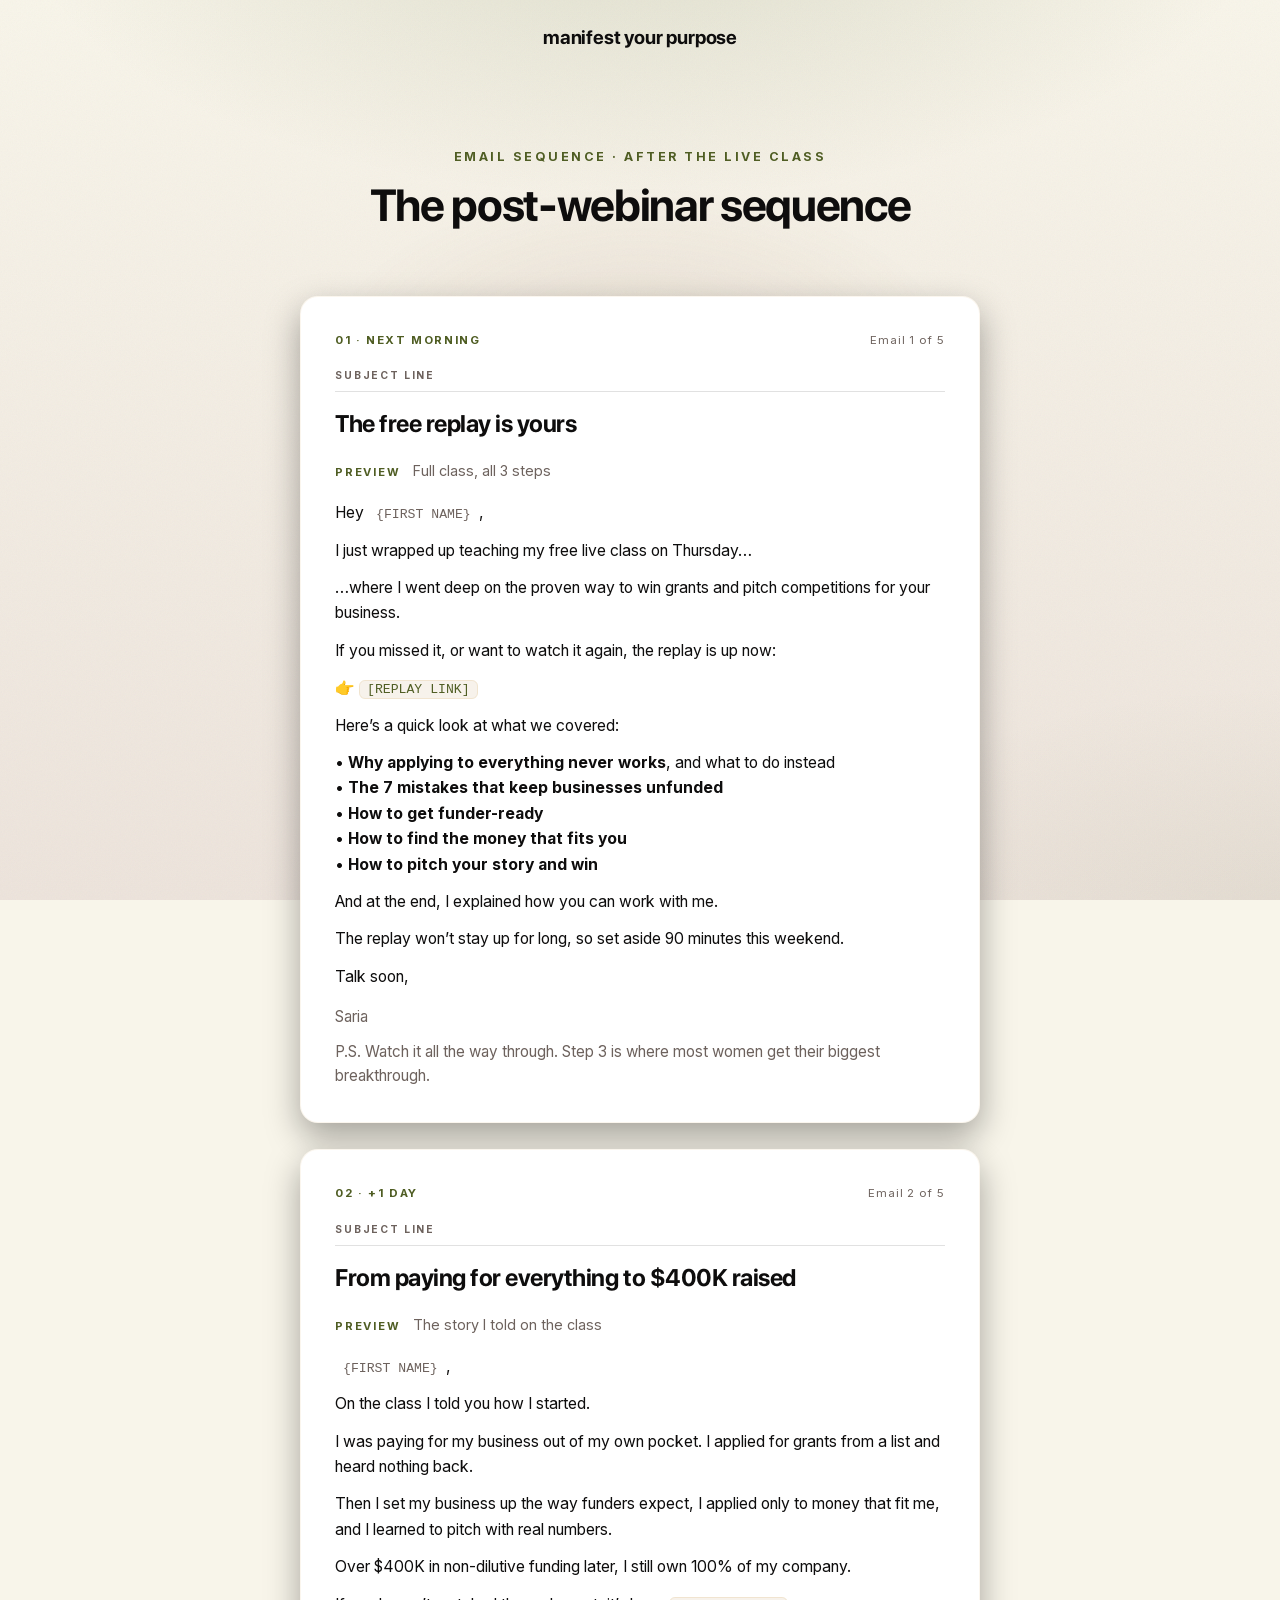
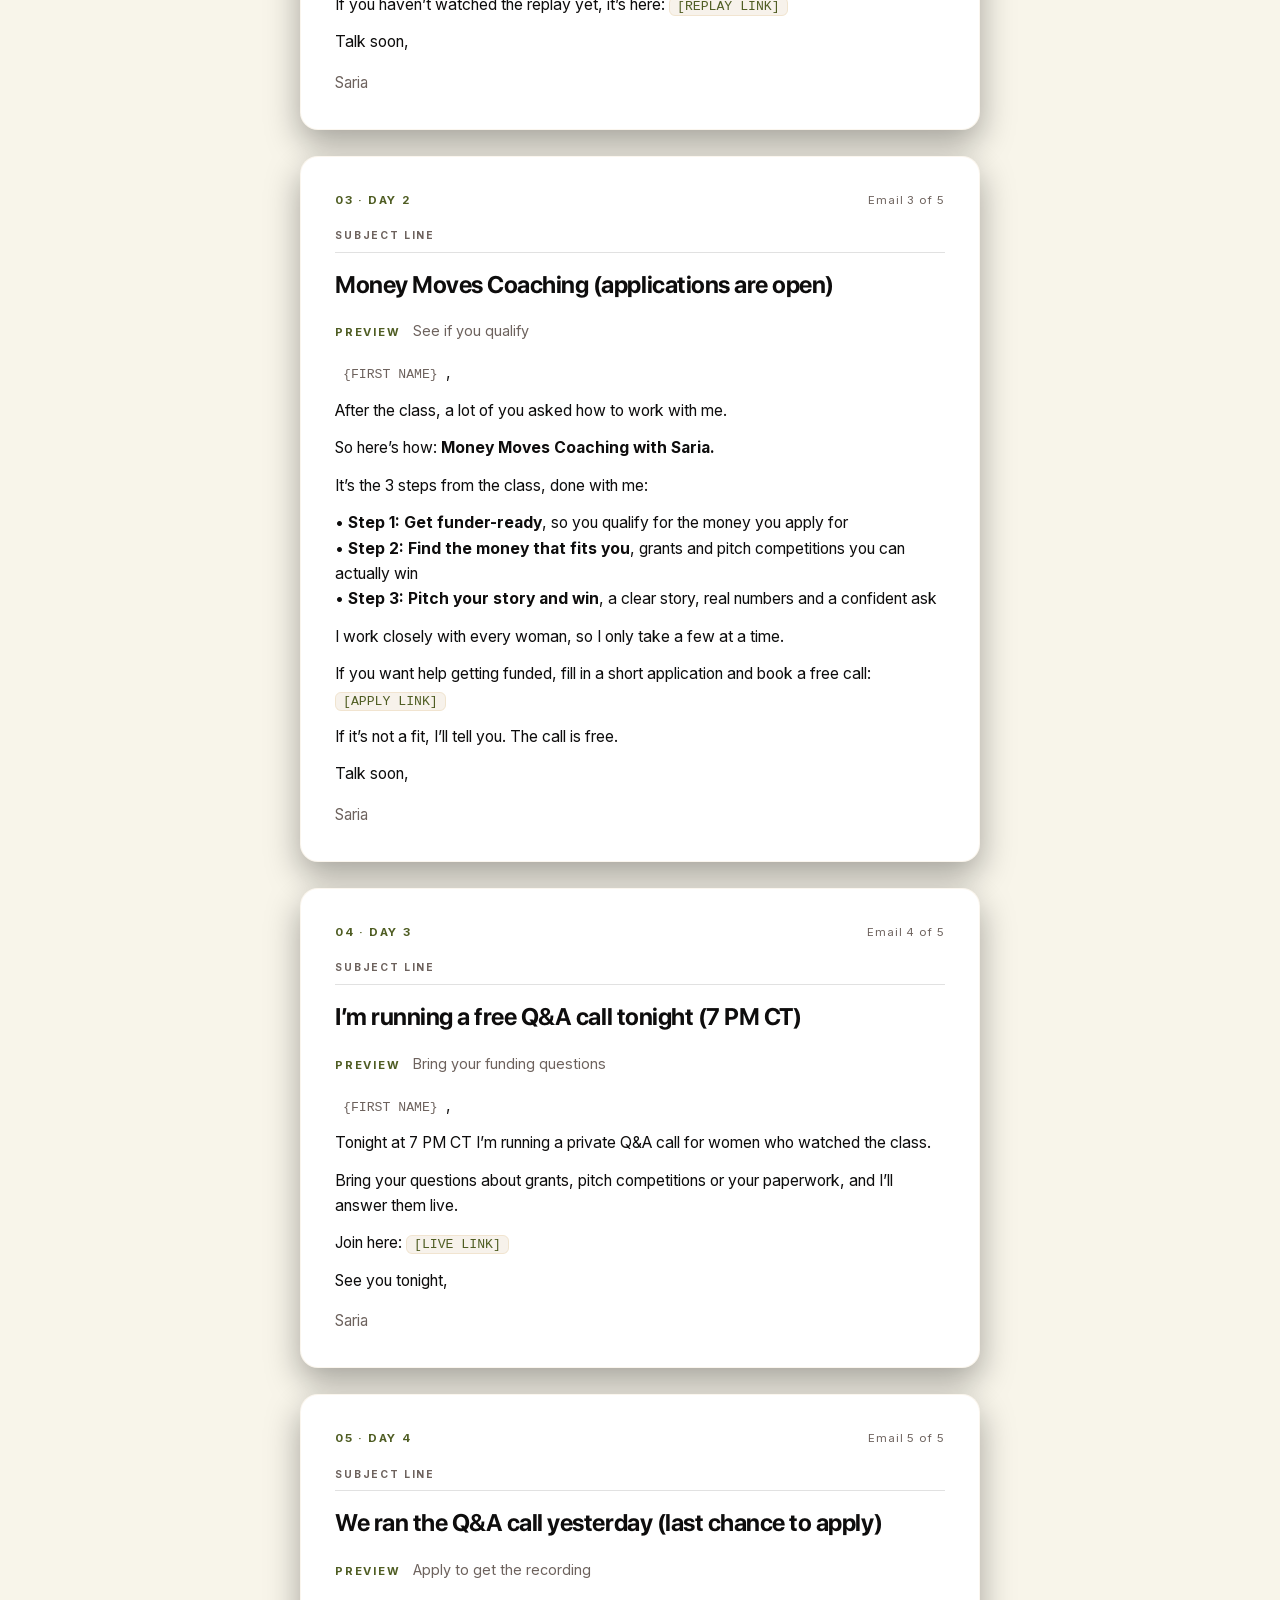
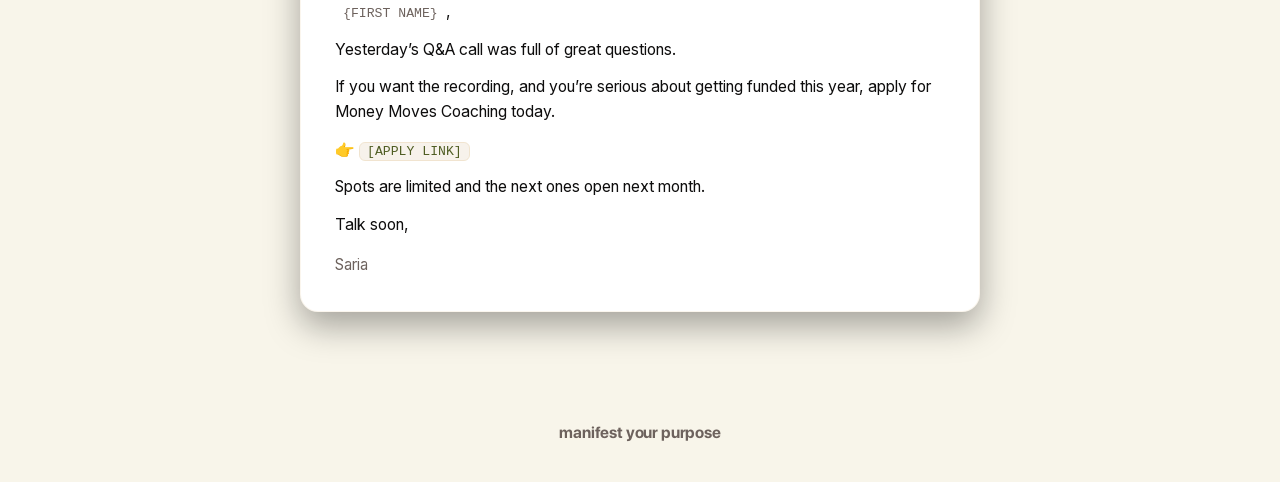
<file: post-webinar/index.html>
<!doctype html>
<html lang="en">
<head>
  <meta charset="utf-8" />
  <meta name="viewport" content="width=device-width, initial-scale=1" />
  <title>Post-webinar emails · Saria Hawkins-Banda</title>
  <meta name="robots" content="noindex" />
  <script>document.documentElement.className += " js";</script>
  <link rel="icon" href="../assets/img/favicon.png" type="image/png" />
  <link rel="apple-touch-icon" href="../assets/img/apple-touch-icon.png" />
  <link rel="stylesheet" href="../assets/vendor/lenis.css" />
  <link rel="stylesheet" href="../assets/vsl.css" />
  <link rel="stylesheet" href="../assets/emails.css" />
  <link rel="stylesheet" href="../assets/brand.css" />
<script data-topfix>try{if("scrollRestoration" in history)history.scrollRestoration="manual"}catch(e){}addEventListener("load",function(){if(!location.hash){scrollTo(0,0);setTimeout(function(){scrollTo(0,0)},50)}});</script>
</head>
<body>
  <header class="brandbar"><div class="brand"><span class="brand__word">Manifest Your Purpose</span></div></header>
  <main class="page">
    <section class="seq">
      <div class="seq__glow" aria-hidden="true"></div>
      <div class="container">
        <header class="seq__intro">
          <p class="seq__eyebrow reveal">Email sequence · After the live class</p>
          <h1 class="seq__title reveal" style="--i:1">The post-webinar sequence</h1>
        </header>
        <div class="seq__list">
          <article class="email reveal">
            <div class="email__head"><span class="email__tag">01 · Next morning</span><span class="email__count">Email 1 of 5</span></div>
            <span class="email__sl-label">Subject line</span>
            <h2 class="email__subject">The free replay is yours</h2>
            <p class="email__pv"><b>Preview</b> Full class, all 3 steps</p>
            <div class="email__body"><p>Hey <span class="tok-merge">{FIRST NAME}</span>,</p><p>I just wrapped up teaching my free live class on Thursday&hellip;</p><p>&hellip;where I went deep on the proven way to win grants and pitch competitions for your business.</p><p>If you missed it, or want to watch it again, the replay is up now:</p><p>&#128073; <span class="tok-link">[REPLAY LINK]</span></p><p>Here&rsquo;s a quick look at what we covered:</p><p>&bull; <b>Why applying to everything never works</b>, and what to do instead<br>&bull; <b>The 7 mistakes that keep businesses unfunded</b><br>&bull; <b>How to get funder-ready</b><br>&bull; <b>How to find the money that fits you</b><br>&bull; <b>How to pitch your story and win</b></p><p>And at the end, I explained how you can work with me.</p><p>The replay won&rsquo;t stay up for long, so set aside 90 minutes this weekend.</p><p>Talk soon,</p></div>
            <p class="email__sign">Saria</p><p class="ps">P.S. Watch it all the way through. Step 3 is where most women get their biggest breakthrough.</p>
          </article>
          <article class="email reveal">
            <div class="email__head"><span class="email__tag">02 · +1 day</span><span class="email__count">Email 2 of 5</span></div>
            <span class="email__sl-label">Subject line</span>
            <h2 class="email__subject">From paying for everything to $400K raised</h2>
            <p class="email__pv"><b>Preview</b> The story I told on the class</p>
            <div class="email__body"><p><span class="tok-merge">{FIRST NAME}</span>,</p><p>On the class I told you how I started.</p><p>I was paying for my business out of my own pocket. I applied for grants from a list and heard nothing back.</p><p>Then I set my business up the way funders expect, I applied only to money that fit me, and I learned to pitch with real numbers.</p><p>Over $400K in non-dilutive funding later, I still own 100% of my company.</p><p>If you haven&rsquo;t watched the replay yet, it&rsquo;s here: <span class="tok-link">[REPLAY LINK]</span></p><p>Talk soon,</p></div>
            <p class="email__sign">Saria</p>
          </article>
          <article class="email reveal">
            <div class="email__head"><span class="email__tag">03 · Day 2</span><span class="email__count">Email 3 of 5</span></div>
            <span class="email__sl-label">Subject line</span>
            <h2 class="email__subject">Money Moves Coaching (applications are open)</h2>
            <p class="email__pv"><b>Preview</b> See if you qualify</p>
            <div class="email__body"><p><span class="tok-merge">{FIRST NAME}</span>,</p><p>After the class, a lot of you asked how to work with me.</p><p>So here&rsquo;s how: <b>Money Moves Coaching with Saria.</b></p><p>It&rsquo;s the 3 steps from the class, done with me:</p><p>&bull; <b>Step 1: Get funder-ready</b>, so you qualify for the money you apply for<br>&bull; <b>Step 2: Find the money that fits you</b>, grants and pitch competitions you can actually win<br>&bull; <b>Step 3: Pitch your story and win</b>, a clear story, real numbers and a confident ask</p><p>I work closely with every woman, so I only take a few at a time.</p><p>If you want help getting funded, fill in a short application and book a free call: <span class="tok-link">[APPLY LINK]</span></p><p>If it&rsquo;s not a fit, I&rsquo;ll tell you. The call is free.</p><p>Talk soon,</p></div>
            <p class="email__sign">Saria</p>
          </article>
          <article class="email reveal">
            <div class="email__head"><span class="email__tag">04 · Day 3</span><span class="email__count">Email 4 of 5</span></div>
            <span class="email__sl-label">Subject line</span>
            <h2 class="email__subject">I&rsquo;m running a free Q&amp;A call tonight (7 PM CT)</h2>
            <p class="email__pv"><b>Preview</b> Bring your funding questions</p>
            <div class="email__body"><p><span class="tok-merge">{FIRST NAME}</span>,</p><p>Tonight at 7 PM CT I&rsquo;m running a private Q&amp;A call for women who watched the class.</p><p>Bring your questions about grants, pitch competitions or your paperwork, and I&rsquo;ll answer them live.</p><p>Join here: <span class="tok-link">[LIVE LINK]</span></p><p>See you tonight,</p></div>
            <p class="email__sign">Saria</p>
          </article>
          <article class="email reveal">
            <div class="email__head"><span class="email__tag">05 · Day 4</span><span class="email__count">Email 5 of 5</span></div>
            <span class="email__sl-label">Subject line</span>
            <h2 class="email__subject">We ran the Q&amp;A call yesterday (last chance to apply)</h2>
            <p class="email__pv"><b>Preview</b> Apply to get the recording</p>
            <div class="email__body"><p><span class="tok-merge">{FIRST NAME}</span>,</p><p>Yesterday&rsquo;s Q&amp;A call was full of great questions.</p><p>If you want the recording, and you&rsquo;re serious about getting funded this year, apply for Money Moves Coaching today.</p><p>&#128073; <span class="tok-link">[APPLY LINK]</span></p><p>Spots are limited and the next ones open next month.</p><p>Talk soon,</p></div>
            <p class="email__sign">Saria</p>
          </article>
        </div>
      </div>
    </section>
  </main>
  <footer class="brandfoot"><div class="brand"><span class="brand__word">Manifest Your Purpose</span></div></footer>
  <script src="../assets/vendor/lenis.min.js"></script>
  <script src="../assets/vsl.js"></script>
</body>
</html>
</file>
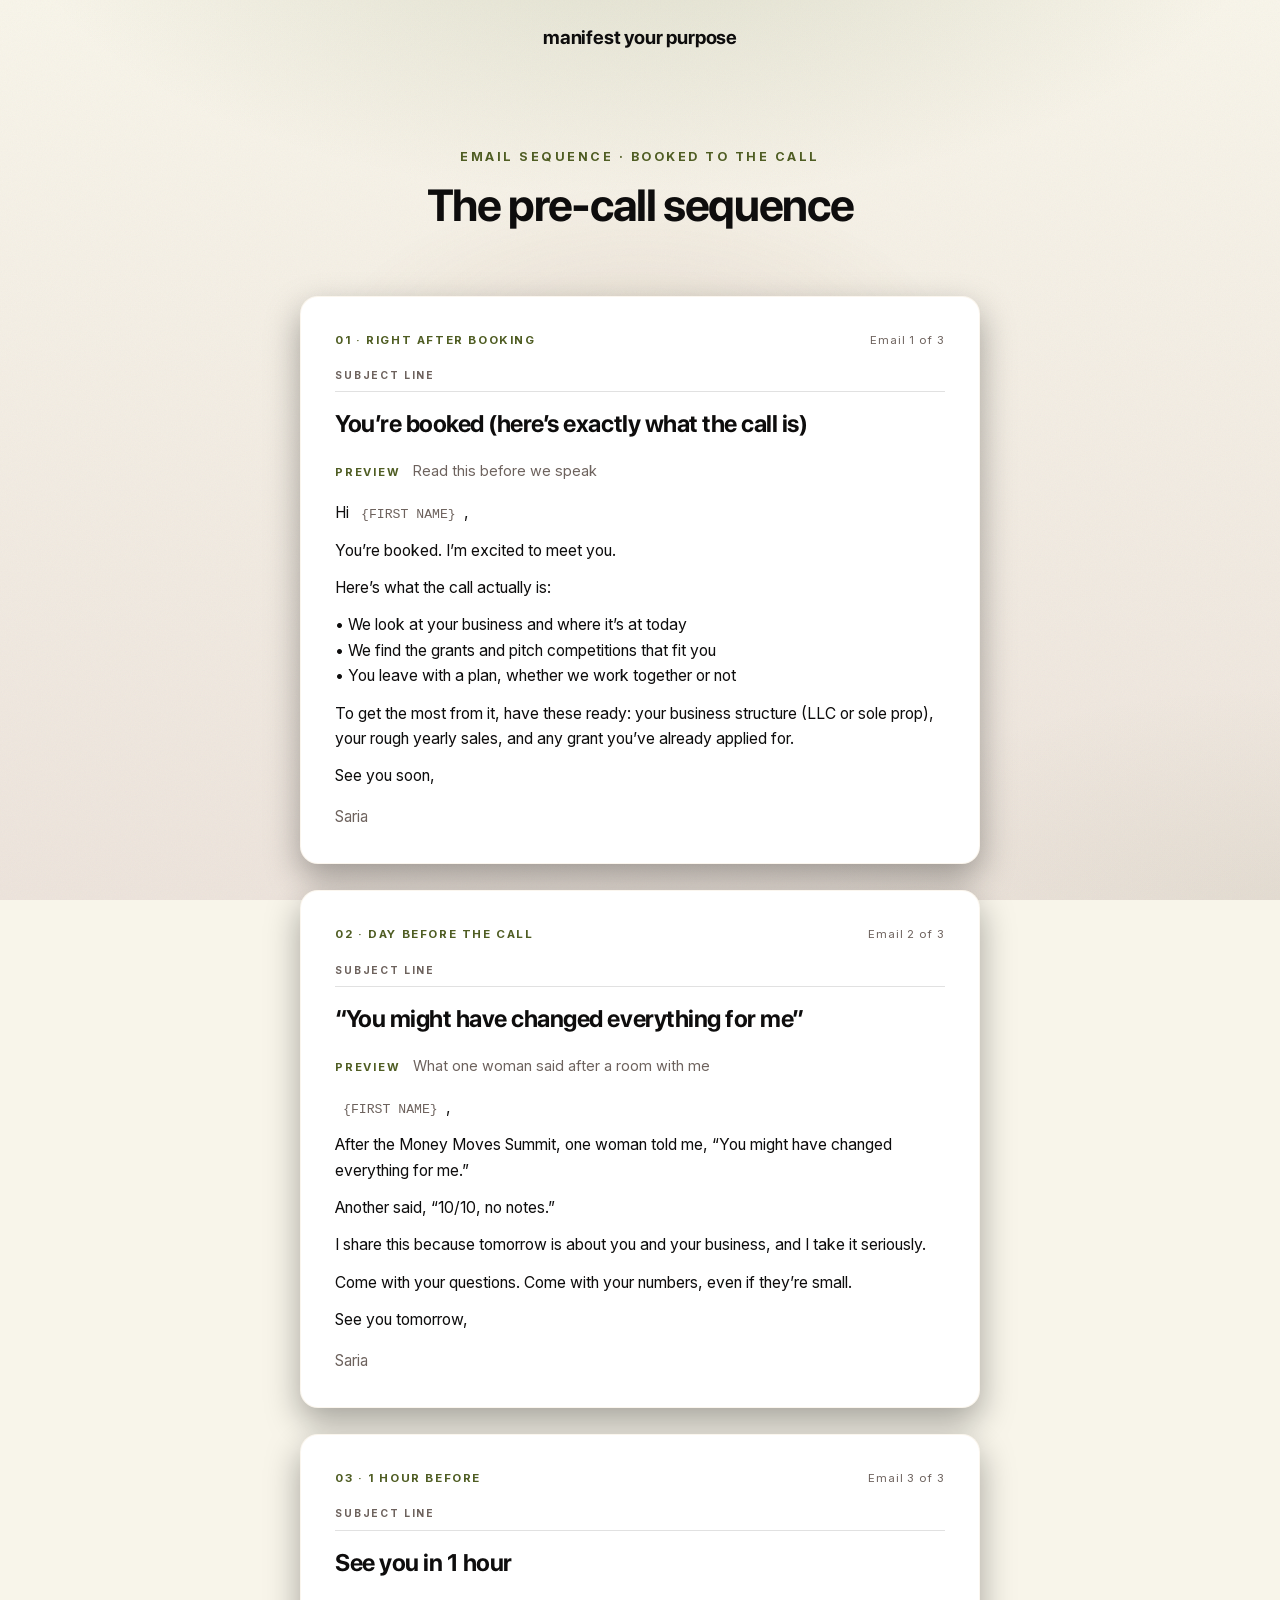
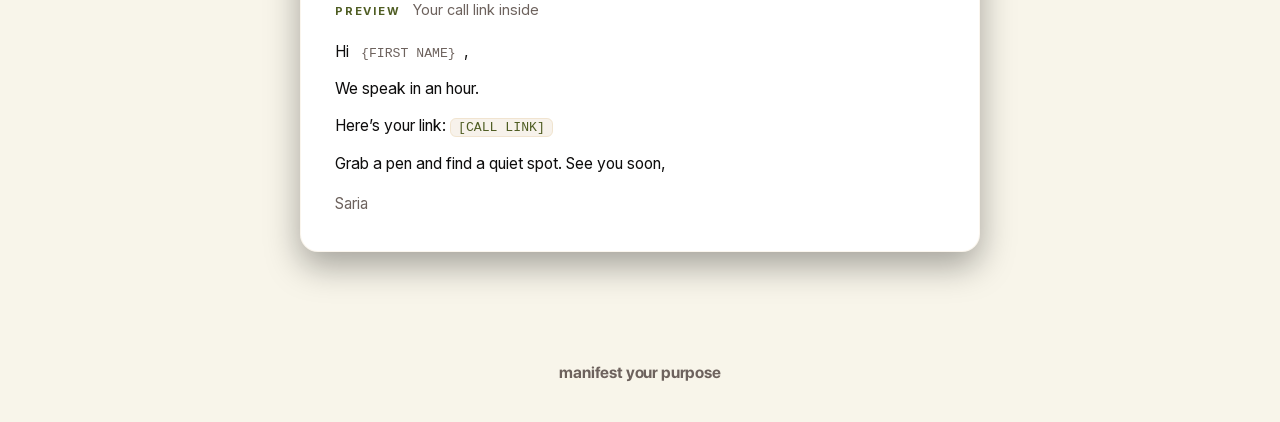
<file: pre-call/index.html>
<!doctype html>
<html lang="en">
<head>
  <meta charset="utf-8" />
  <meta name="viewport" content="width=device-width, initial-scale=1" />
  <title>Pre-call emails · Saria Hawkins-Banda</title>
  <meta name="robots" content="noindex" />
  <script>document.documentElement.className += " js";</script>
  <link rel="icon" href="../assets/img/favicon.png" type="image/png" />
  <link rel="apple-touch-icon" href="../assets/img/apple-touch-icon.png" />
  <link rel="stylesheet" href="../assets/vendor/lenis.css" />
  <link rel="stylesheet" href="../assets/vsl.css" />
  <link rel="stylesheet" href="../assets/emails.css" />
  <link rel="stylesheet" href="../assets/brand.css" />
<script data-topfix>try{if("scrollRestoration" in history)history.scrollRestoration="manual"}catch(e){}addEventListener("load",function(){if(!location.hash){scrollTo(0,0);setTimeout(function(){scrollTo(0,0)},50)}});</script>
</head>
<body>
  <header class="brandbar"><div class="brand"><span class="brand__word">Manifest Your Purpose</span></div></header>
  <main class="page">
    <section class="seq">
      <div class="seq__glow" aria-hidden="true"></div>
      <div class="container">
        <header class="seq__intro">
          <p class="seq__eyebrow reveal">Email sequence · Booked to the call</p>
          <h1 class="seq__title reveal" style="--i:1">The pre-call sequence</h1>
        </header>
        <div class="seq__list">
          <article class="email reveal">
            <div class="email__head"><span class="email__tag">01 · Right after booking</span><span class="email__count">Email 1 of 3</span></div>
            <span class="email__sl-label">Subject line</span>
            <h2 class="email__subject">You&rsquo;re booked (here&rsquo;s exactly what the call is)</h2>
            <p class="email__pv"><b>Preview</b> Read this before we speak</p>
            <div class="email__body"><p>Hi <span class="tok-merge">{FIRST NAME}</span>,</p><p>You&rsquo;re booked. I&rsquo;m excited to meet you.</p><p>Here&rsquo;s what the call actually is:</p><p>&bull; We look at your business and where it&rsquo;s at today<br>&bull; We find the grants and pitch competitions that fit you<br>&bull; You leave with a plan, whether we work together or not</p><p>To get the most from it, have these ready: your business structure (LLC or sole prop), your rough yearly sales, and any grant you&rsquo;ve already applied for.</p><p>See you soon,</p></div>
            <p class="email__sign">Saria</p>
          </article>
          <article class="email reveal">
            <div class="email__head"><span class="email__tag">02 · Day before the call</span><span class="email__count">Email 2 of 3</span></div>
            <span class="email__sl-label">Subject line</span>
            <h2 class="email__subject">&ldquo;You might have changed everything for me&rdquo;</h2>
            <p class="email__pv"><b>Preview</b> What one woman said after a room with me</p>
            <div class="email__body"><p><span class="tok-merge">{FIRST NAME}</span>,</p><p>After the Money Moves Summit, one woman told me, &ldquo;You might have changed everything for me.&rdquo;</p><p>Another said, &ldquo;10/10, no notes.&rdquo;</p><p>I share this because tomorrow is about you and your business, and I take it seriously.</p><p>Come with your questions. Come with your numbers, even if they&rsquo;re small.</p><p>See you tomorrow,</p></div>
            <p class="email__sign">Saria</p>
          </article>
          <article class="email reveal">
            <div class="email__head"><span class="email__tag">03 · 1 hour before</span><span class="email__count">Email 3 of 3</span></div>
            <span class="email__sl-label">Subject line</span>
            <h2 class="email__subject">See you in 1 hour</h2>
            <p class="email__pv"><b>Preview</b> Your call link inside</p>
            <div class="email__body"><p>Hi <span class="tok-merge">{FIRST NAME}</span>,</p><p>We speak in an hour.</p><p>Here&rsquo;s your link: <span class="tok-link">[CALL LINK]</span></p><p>Grab a pen and find a quiet spot. See you soon,</p></div>
            <p class="email__sign">Saria</p>
          </article>
        </div>
      </div>
    </section>
  </main>
  <footer class="brandfoot"><div class="brand"><span class="brand__word">Manifest Your Purpose</span></div></footer>
  <script src="../assets/vendor/lenis.min.js"></script>
  <script src="../assets/vsl.js"></script>
</body>
</html>
</file>
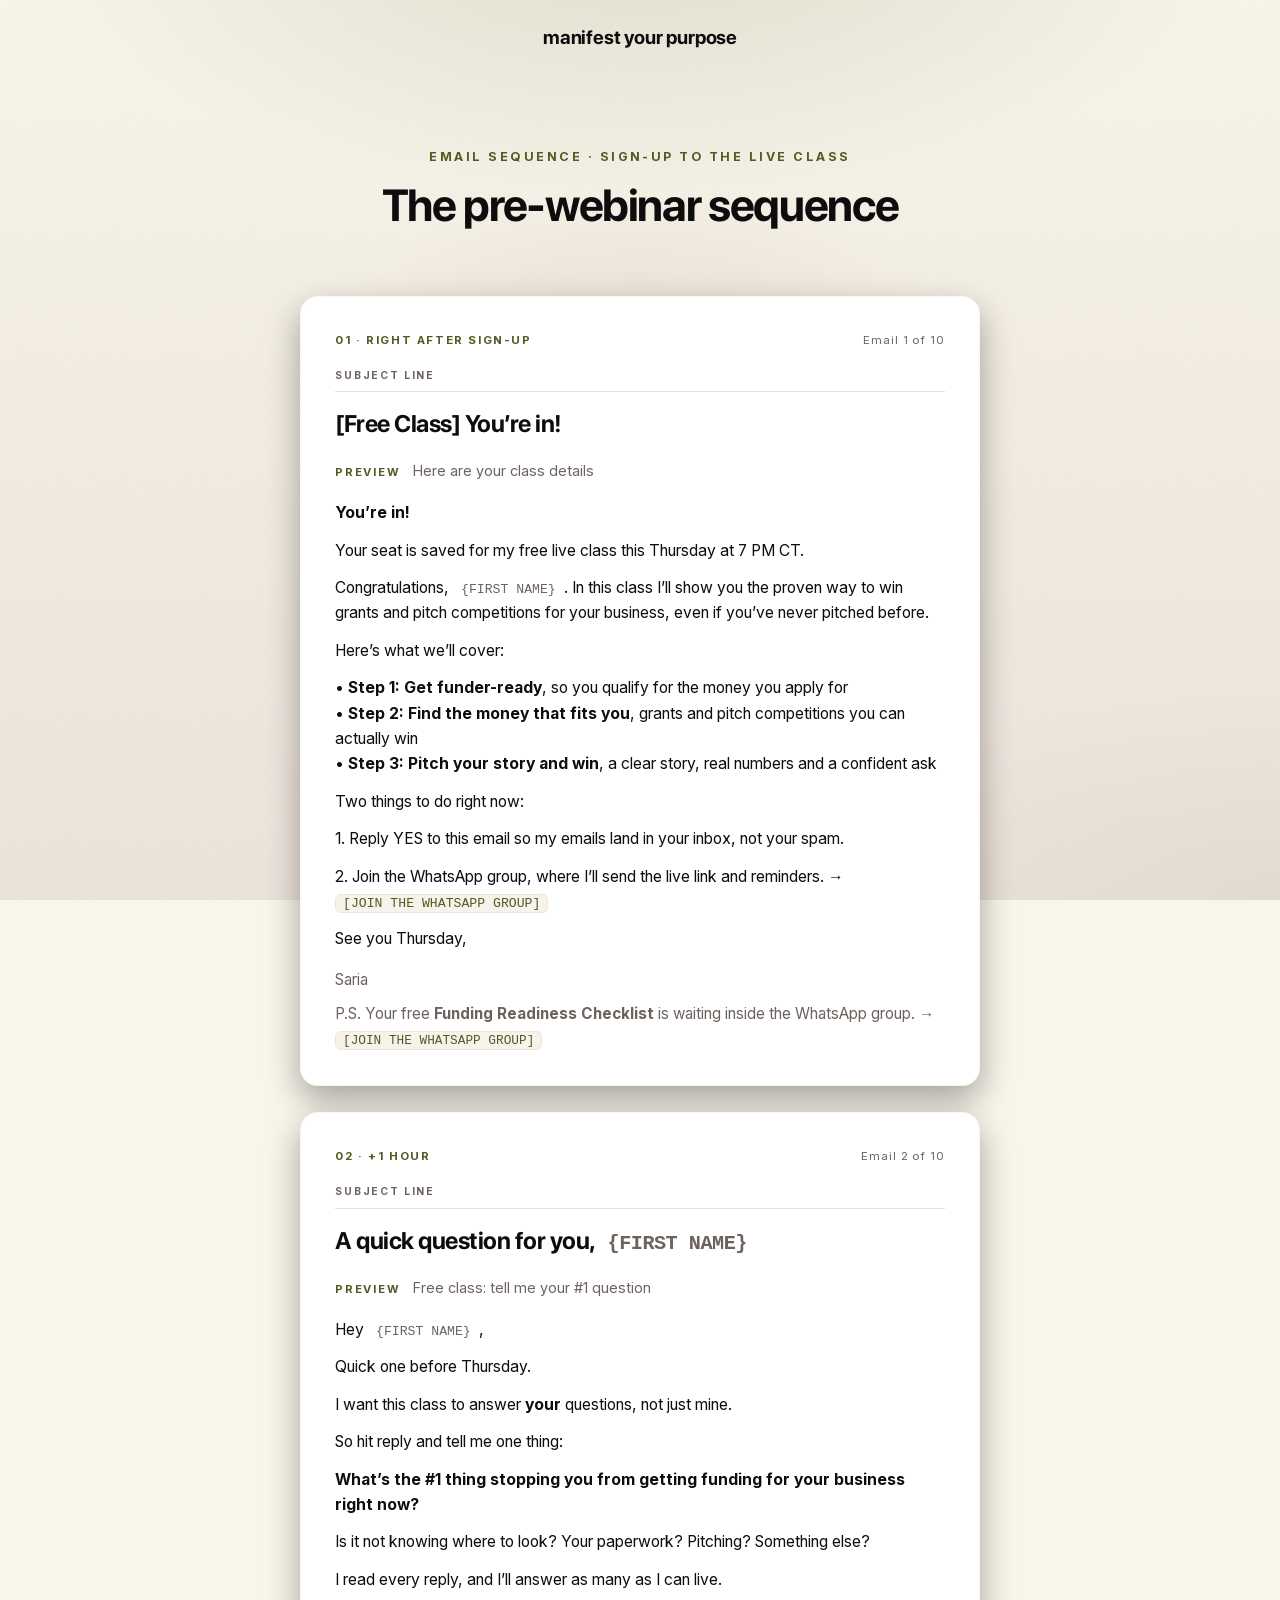
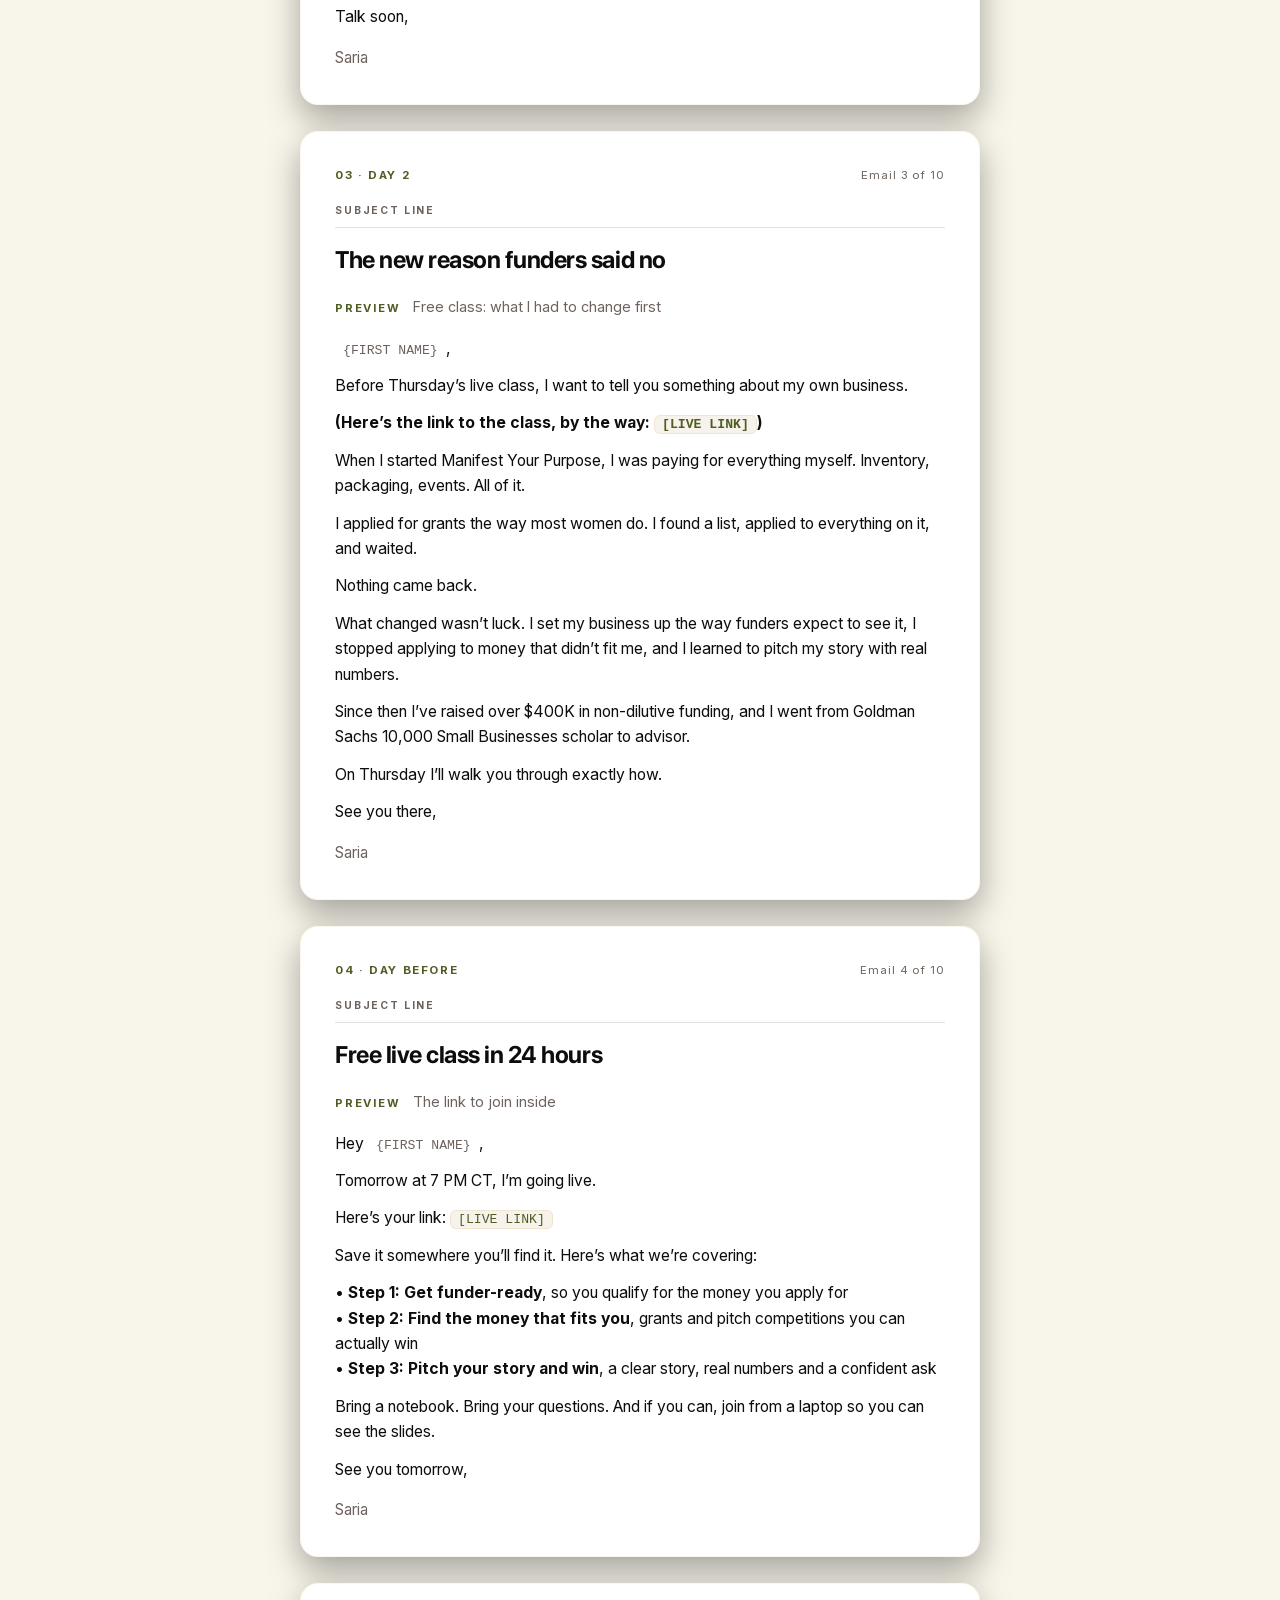
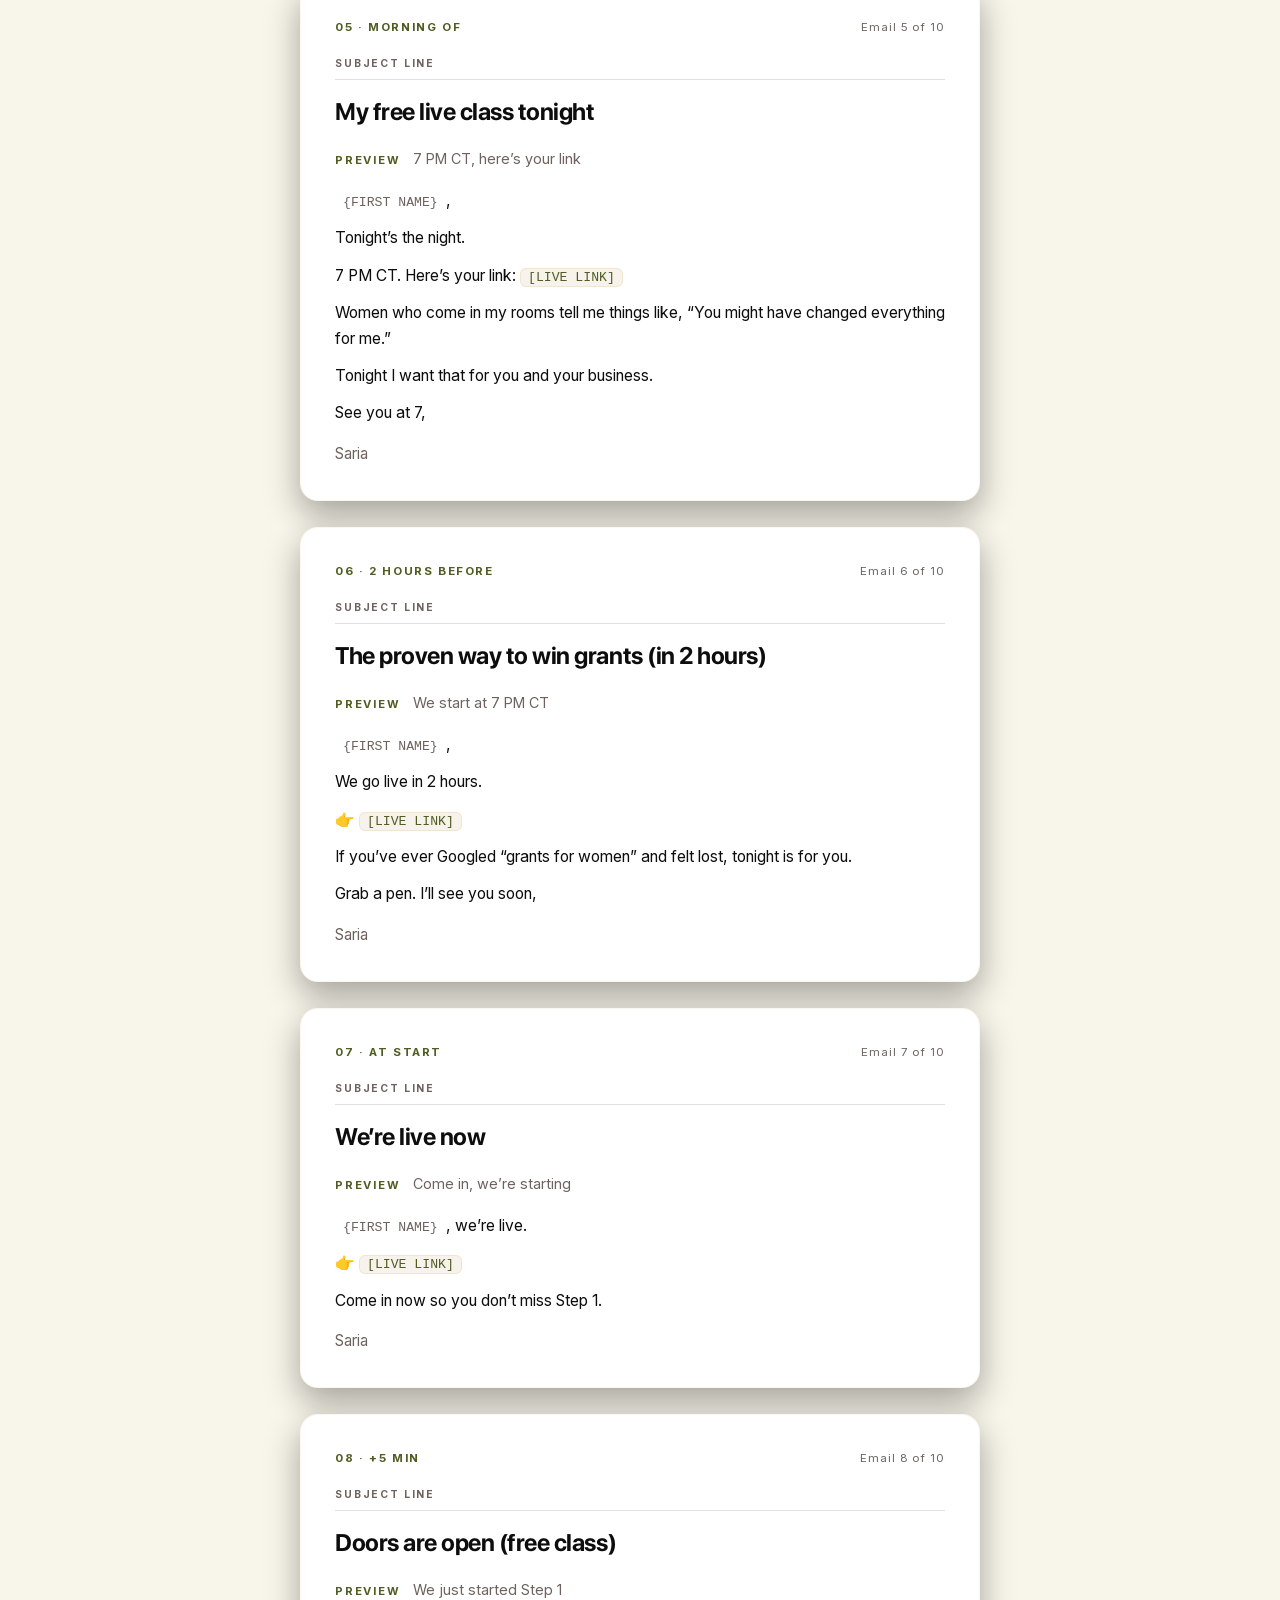
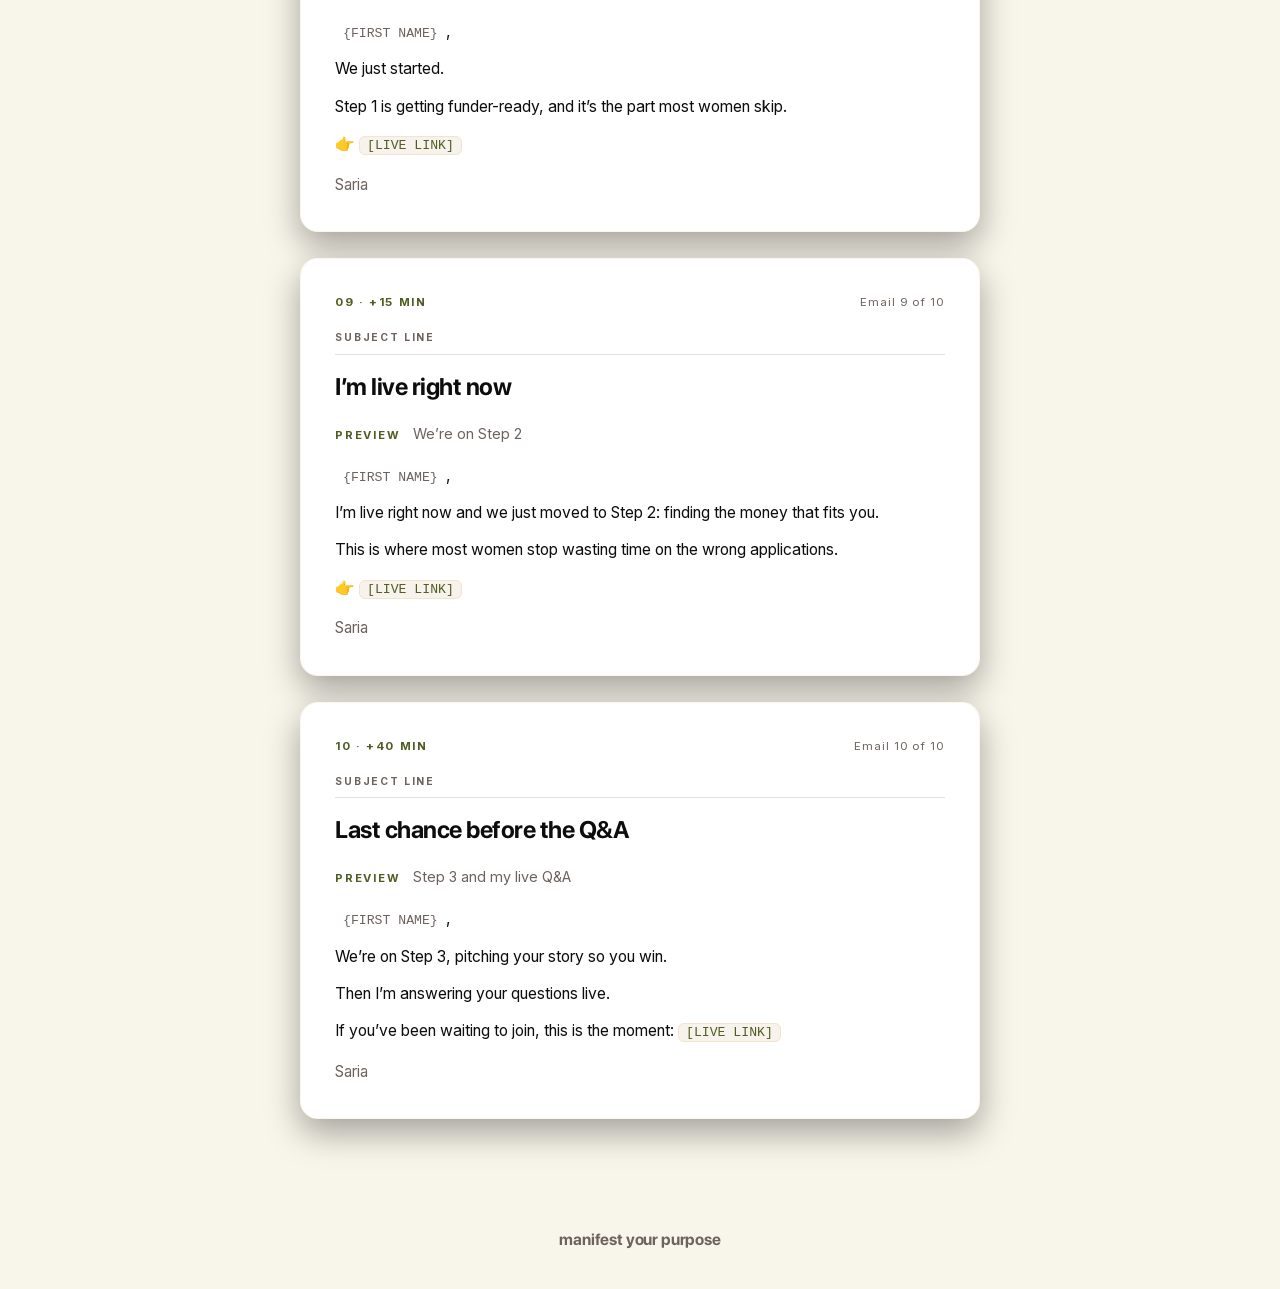
<file: pre-webinar/index.html>
<!doctype html>
<html lang="en">
<head>
  <meta charset="utf-8" />
  <meta name="viewport" content="width=device-width, initial-scale=1" />
  <title>Pre-webinar emails · Saria Hawkins-Banda</title>
  <meta name="robots" content="noindex" />
  <script>document.documentElement.className += " js";</script>
  <link rel="icon" href="../assets/img/favicon.png" type="image/png" />
  <link rel="apple-touch-icon" href="../assets/img/apple-touch-icon.png" />
  <link rel="stylesheet" href="../assets/vendor/lenis.css" />
  <link rel="stylesheet" href="../assets/vsl.css" />
  <link rel="stylesheet" href="../assets/emails.css" />
  <link rel="stylesheet" href="../assets/brand.css" />
<script data-topfix>try{if("scrollRestoration" in history)history.scrollRestoration="manual"}catch(e){}addEventListener("load",function(){if(!location.hash){scrollTo(0,0);setTimeout(function(){scrollTo(0,0)},50)}});</script>
</head>
<body>
  <header class="brandbar"><div class="brand"><span class="brand__word">Manifest Your Purpose</span></div></header>
  <main class="page">
    <section class="seq">
      <div class="seq__glow" aria-hidden="true"></div>
      <div class="container">
        <header class="seq__intro">
          <p class="seq__eyebrow reveal">Email sequence · Sign-up to the live class</p>
          <h1 class="seq__title reveal" style="--i:1">The pre-webinar sequence</h1>
        </header>
        <div class="seq__list">
          <article class="email reveal">
            <div class="email__head"><span class="email__tag">01 · Right after sign-up</span><span class="email__count">Email 1 of 10</span></div>
            <span class="email__sl-label">Subject line</span>
            <h2 class="email__subject">[Free Class] You&rsquo;re in!</h2>
            <p class="email__pv"><b>Preview</b> Here are your class details</p>
            <div class="email__body"><p><b>You&rsquo;re in!</b></p><p>Your seat is saved for my free live class this Thursday at 7 PM CT.</p><p>Congratulations, <span class="tok-merge">{FIRST NAME}</span>. In this class I&rsquo;ll show you the proven way to win grants and pitch competitions for your business, even if you&rsquo;ve never pitched before.</p><p>Here&rsquo;s what we&rsquo;ll cover:</p><p>&bull; <b>Step 1: Get funder-ready</b>, so you qualify for the money you apply for<br>&bull; <b>Step 2: Find the money that fits you</b>, grants and pitch competitions you can actually win<br>&bull; <b>Step 3: Pitch your story and win</b>, a clear story, real numbers and a confident ask</p><p>Two things to do right now:</p><p>1. Reply YES to this email so my emails land in your inbox, not your spam.</p><p>2. Join the WhatsApp group, where I&rsquo;ll send the live link and reminders. &rarr; <span class="tok-link">[JOIN THE WHATSAPP GROUP]</span></p><p>See you Thursday,</p></div>
            <p class="email__sign">Saria</p><p class="ps">P.S. Your free <b>Funding Readiness Checklist</b> is waiting inside the WhatsApp group. &rarr; <span class="tok-link">[JOIN THE WHATSAPP GROUP]</span></p>
          </article>
          <article class="email reveal">
            <div class="email__head"><span class="email__tag">02 · +1 hour</span><span class="email__count">Email 2 of 10</span></div>
            <span class="email__sl-label">Subject line</span>
            <h2 class="email__subject">A quick question for you, <span class="tok-merge">{FIRST NAME}</span></h2>
            <p class="email__pv"><b>Preview</b> Free class: tell me your #1 question</p>
            <div class="email__body"><p>Hey <span class="tok-merge">{FIRST NAME}</span>,</p><p>Quick one before Thursday.</p><p>I want this class to answer <b>your</b> questions, not just mine.</p><p>So hit reply and tell me one thing:</p><p><b>What&rsquo;s the #1 thing stopping you from getting funding for your business right now?</b></p><p>Is it not knowing where to look? Your paperwork? Pitching? Something else?</p><p>I read every reply, and I&rsquo;ll answer as many as I can live.</p><p>Talk soon,</p></div>
            <p class="email__sign">Saria</p>
          </article>
          <article class="email reveal">
            <div class="email__head"><span class="email__tag">03 · Day 2</span><span class="email__count">Email 3 of 10</span></div>
            <span class="email__sl-label">Subject line</span>
            <h2 class="email__subject">The new reason funders said no</h2>
            <p class="email__pv"><b>Preview</b> Free class: what I had to change first</p>
            <div class="email__body"><p><span class="tok-merge">{FIRST NAME}</span>,</p><p>Before Thursday&rsquo;s live class, I want to tell you something about my own business.</p><p><b>(Here&rsquo;s the link to the class, by the way: <span class="tok-link">[LIVE LINK]</span>)</b></p><p>When I started Manifest Your Purpose, I was paying for everything myself. Inventory, packaging, events. All of it.</p><p>I applied for grants the way most women do. I found a list, applied to everything on it, and waited.</p><p>Nothing came back.</p><p>What changed wasn&rsquo;t luck. I set my business up the way funders expect to see it, I stopped applying to money that didn&rsquo;t fit me, and I learned to pitch my story with real numbers.</p><p>Since then I&rsquo;ve raised over $400K in non-dilutive funding, and I went from Goldman Sachs 10,000 Small Businesses scholar to advisor.</p><p>On Thursday I&rsquo;ll walk you through exactly how.</p><p>See you there,</p></div>
            <p class="email__sign">Saria</p>
          </article>
          <article class="email reveal">
            <div class="email__head"><span class="email__tag">04 · Day before</span><span class="email__count">Email 4 of 10</span></div>
            <span class="email__sl-label">Subject line</span>
            <h2 class="email__subject">Free live class in 24 hours</h2>
            <p class="email__pv"><b>Preview</b> The link to join inside</p>
            <div class="email__body"><p>Hey <span class="tok-merge">{FIRST NAME}</span>,</p><p>Tomorrow at 7 PM CT, I&rsquo;m going live.</p><p>Here&rsquo;s your link: <span class="tok-link">[LIVE LINK]</span></p><p>Save it somewhere you&rsquo;ll find it. Here&rsquo;s what we&rsquo;re covering:</p><p>&bull; <b>Step 1: Get funder-ready</b>, so you qualify for the money you apply for<br>&bull; <b>Step 2: Find the money that fits you</b>, grants and pitch competitions you can actually win<br>&bull; <b>Step 3: Pitch your story and win</b>, a clear story, real numbers and a confident ask</p><p>Bring a notebook. Bring your questions. And if you can, join from a laptop so you can see the slides.</p><p>See you tomorrow,</p></div>
            <p class="email__sign">Saria</p>
          </article>
          <article class="email reveal">
            <div class="email__head"><span class="email__tag">05 · Morning of</span><span class="email__count">Email 5 of 10</span></div>
            <span class="email__sl-label">Subject line</span>
            <h2 class="email__subject">My free live class tonight</h2>
            <p class="email__pv"><b>Preview</b> 7 PM CT, here&rsquo;s your link</p>
            <div class="email__body"><p><span class="tok-merge">{FIRST NAME}</span>,</p><p>Tonight&rsquo;s the night.</p><p>7 PM CT. Here&rsquo;s your link: <span class="tok-link">[LIVE LINK]</span></p><p>Women who come in my rooms tell me things like, &ldquo;You might have changed everything for me.&rdquo;</p><p>Tonight I want that for you and your business.</p><p>See you at 7,</p></div>
            <p class="email__sign">Saria</p>
          </article>
          <article class="email reveal">
            <div class="email__head"><span class="email__tag">06 · 2 hours before</span><span class="email__count">Email 6 of 10</span></div>
            <span class="email__sl-label">Subject line</span>
            <h2 class="email__subject">The proven way to win grants (in 2 hours)</h2>
            <p class="email__pv"><b>Preview</b> We start at 7 PM CT</p>
            <div class="email__body"><p><span class="tok-merge">{FIRST NAME}</span>,</p><p>We go live in 2 hours.</p><p>&#128073; <span class="tok-link">[LIVE LINK]</span></p><p>If you&rsquo;ve ever Googled &ldquo;grants for women&rdquo; and felt lost, tonight is for you.</p><p>Grab a pen. I&rsquo;ll see you soon,</p></div>
            <p class="email__sign">Saria</p>
          </article>
          <article class="email reveal">
            <div class="email__head"><span class="email__tag">07 · At start</span><span class="email__count">Email 7 of 10</span></div>
            <span class="email__sl-label">Subject line</span>
            <h2 class="email__subject">We&rsquo;re live now</h2>
            <p class="email__pv"><b>Preview</b> Come in, we&rsquo;re starting</p>
            <div class="email__body"><p><span class="tok-merge">{FIRST NAME}</span>, we&rsquo;re live.</p><p>&#128073; <span class="tok-link">[LIVE LINK]</span></p><p>Come in now so you don&rsquo;t miss Step 1.</p></div>
            <p class="email__sign">Saria</p>
          </article>
          <article class="email reveal">
            <div class="email__head"><span class="email__tag">08 · +5 min</span><span class="email__count">Email 8 of 10</span></div>
            <span class="email__sl-label">Subject line</span>
            <h2 class="email__subject">Doors are open (free class)</h2>
            <p class="email__pv"><b>Preview</b> We just started Step 1</p>
            <div class="email__body"><p><span class="tok-merge">{FIRST NAME}</span>,</p><p>We just started.</p><p>Step 1 is getting funder-ready, and it&rsquo;s the part most women skip.</p><p>&#128073; <span class="tok-link">[LIVE LINK]</span></p></div>
            <p class="email__sign">Saria</p>
          </article>
          <article class="email reveal">
            <div class="email__head"><span class="email__tag">09 · +15 min</span><span class="email__count">Email 9 of 10</span></div>
            <span class="email__sl-label">Subject line</span>
            <h2 class="email__subject">I&rsquo;m live right now</h2>
            <p class="email__pv"><b>Preview</b> We&rsquo;re on Step 2</p>
            <div class="email__body"><p><span class="tok-merge">{FIRST NAME}</span>,</p><p>I&rsquo;m live right now and we just moved to Step 2: finding the money that fits you.</p><p>This is where most women stop wasting time on the wrong applications.</p><p>&#128073; <span class="tok-link">[LIVE LINK]</span></p></div>
            <p class="email__sign">Saria</p>
          </article>
          <article class="email reveal">
            <div class="email__head"><span class="email__tag">10 · +40 min</span><span class="email__count">Email 10 of 10</span></div>
            <span class="email__sl-label">Subject line</span>
            <h2 class="email__subject">Last chance before the Q&amp;A</h2>
            <p class="email__pv"><b>Preview</b> Step 3 and my live Q&amp;A</p>
            <div class="email__body"><p><span class="tok-merge">{FIRST NAME}</span>,</p><p>We&rsquo;re on Step 3, pitching your story so you win.</p><p>Then I&rsquo;m answering your questions live.</p><p>If you&rsquo;ve been waiting to join, this is the moment: <span class="tok-link">[LIVE LINK]</span></p></div>
            <p class="email__sign">Saria</p>
          </article>
        </div>
      </div>
    </section>
  </main>
  <footer class="brandfoot"><div class="brand"><span class="brand__word">Manifest Your Purpose</span></div></footer>
  <script src="../assets/vendor/lenis.min.js"></script>
  <script src="../assets/vsl.js"></script>
</body>
</html>
</file>
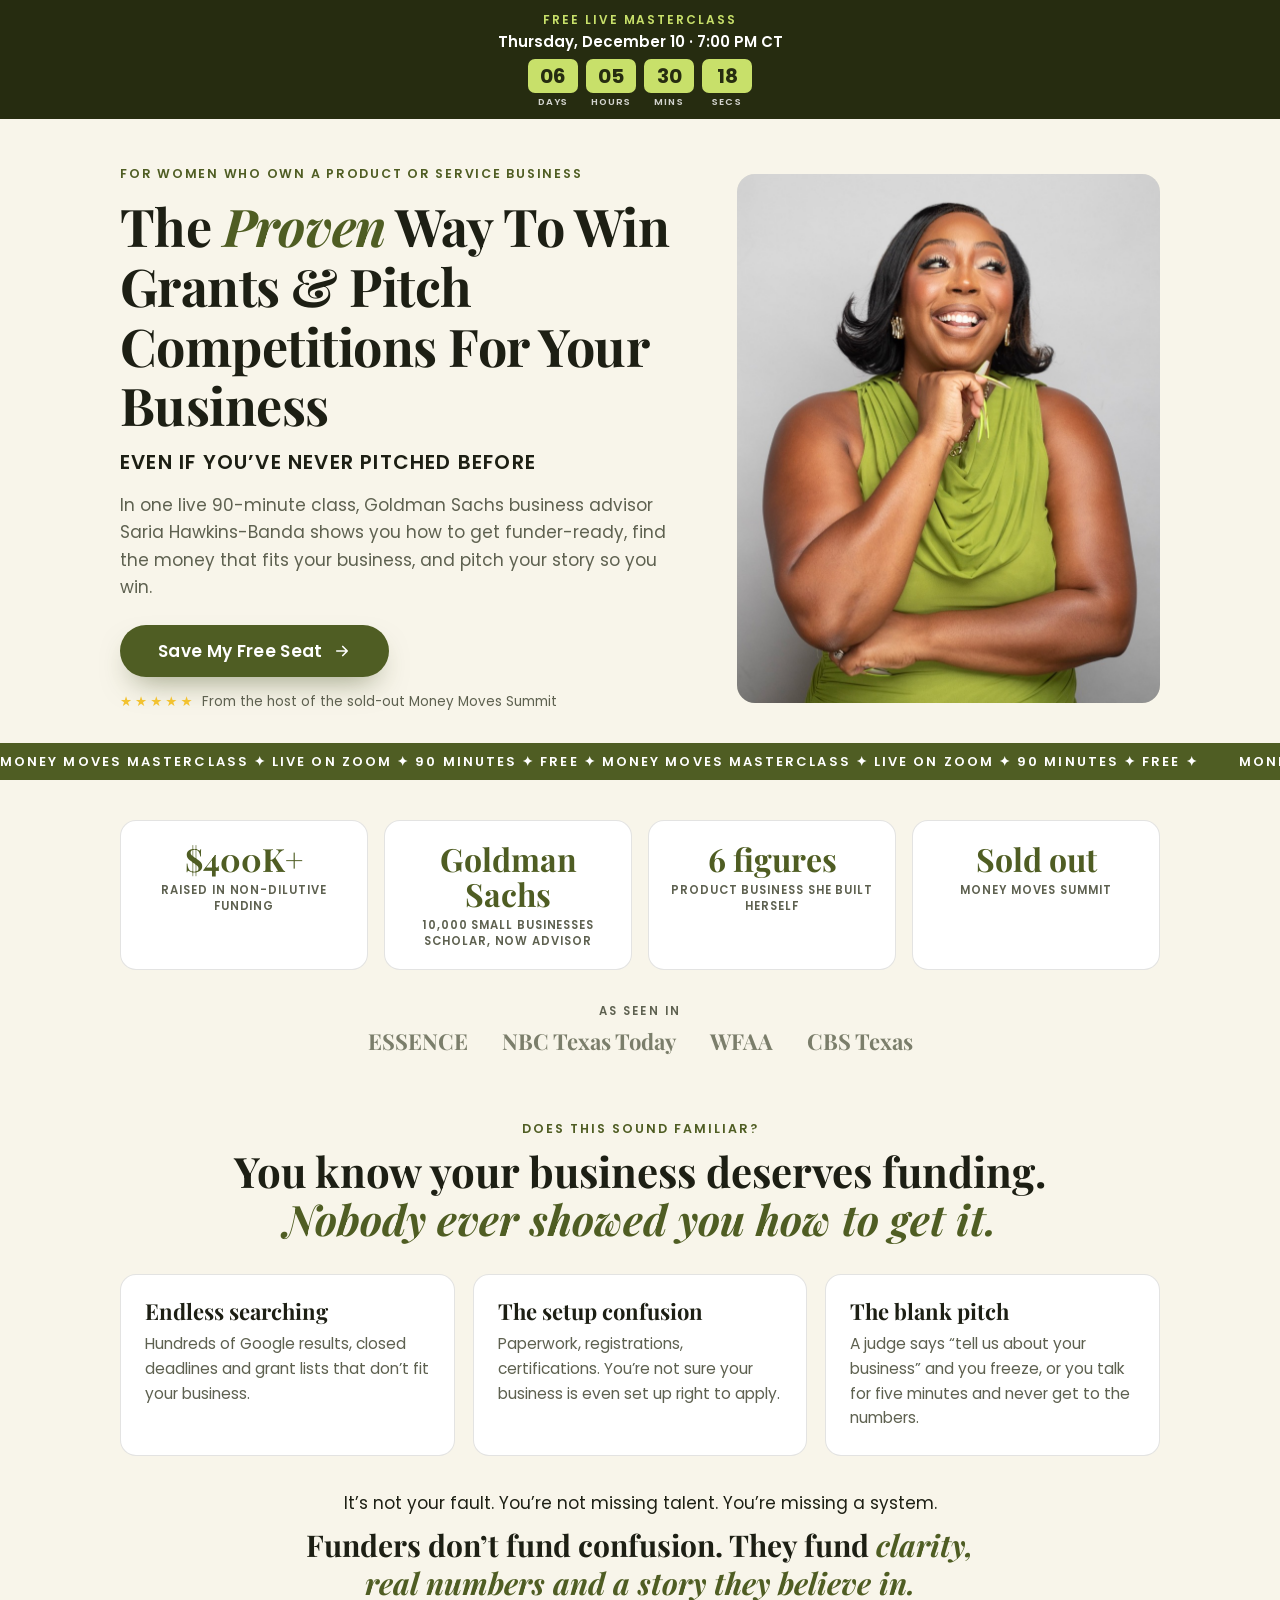
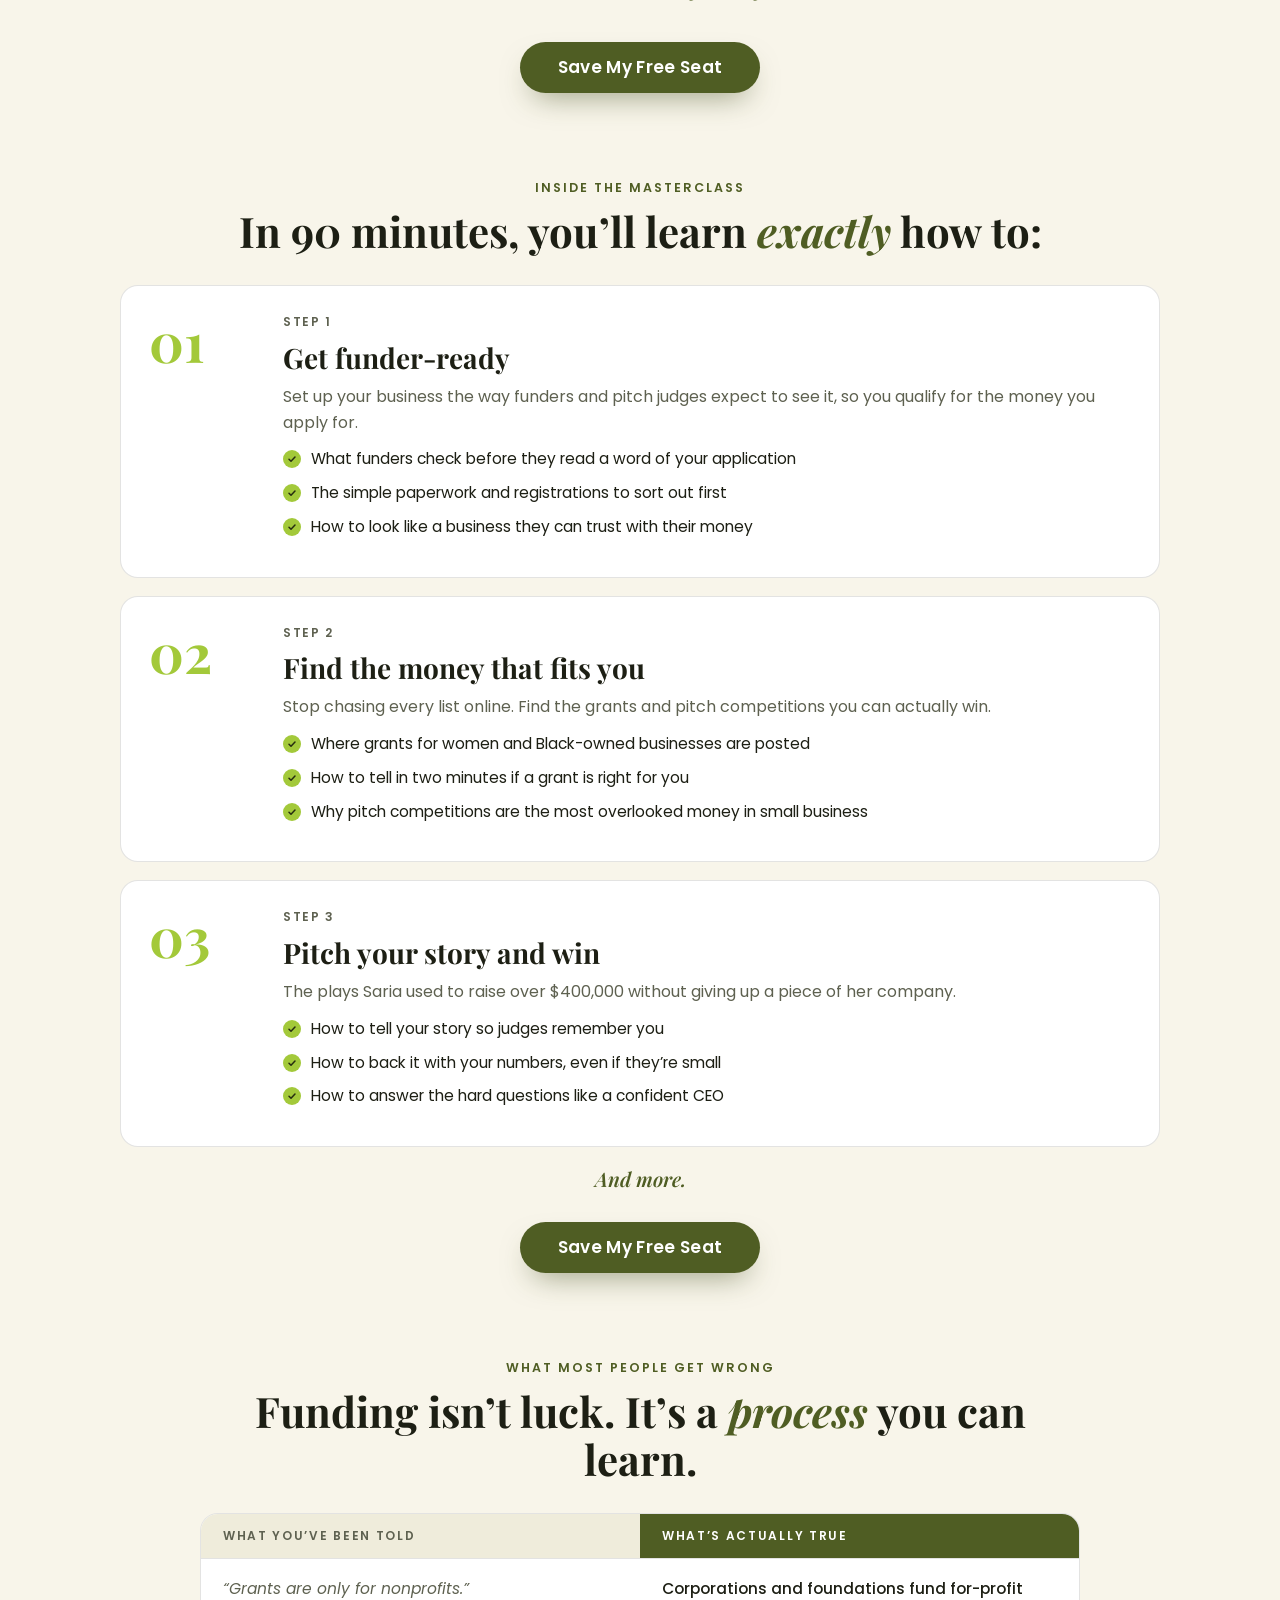
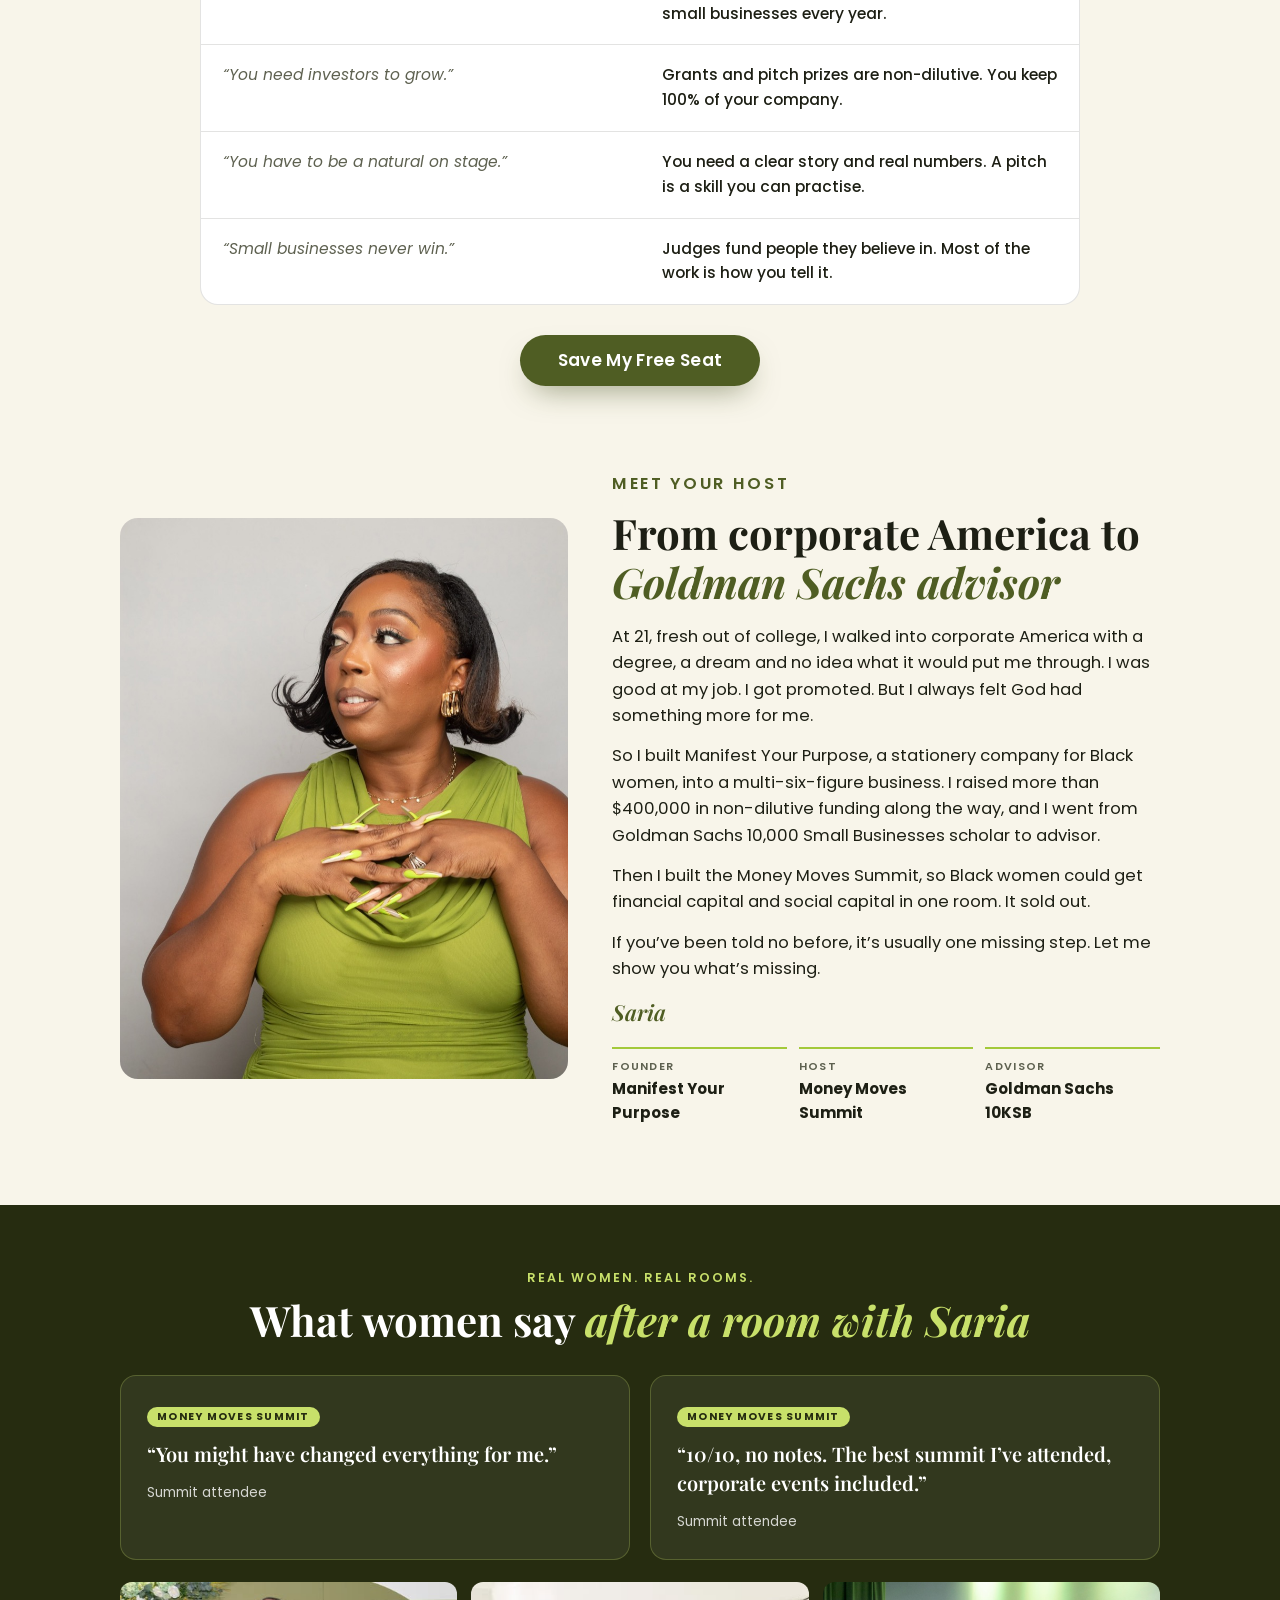
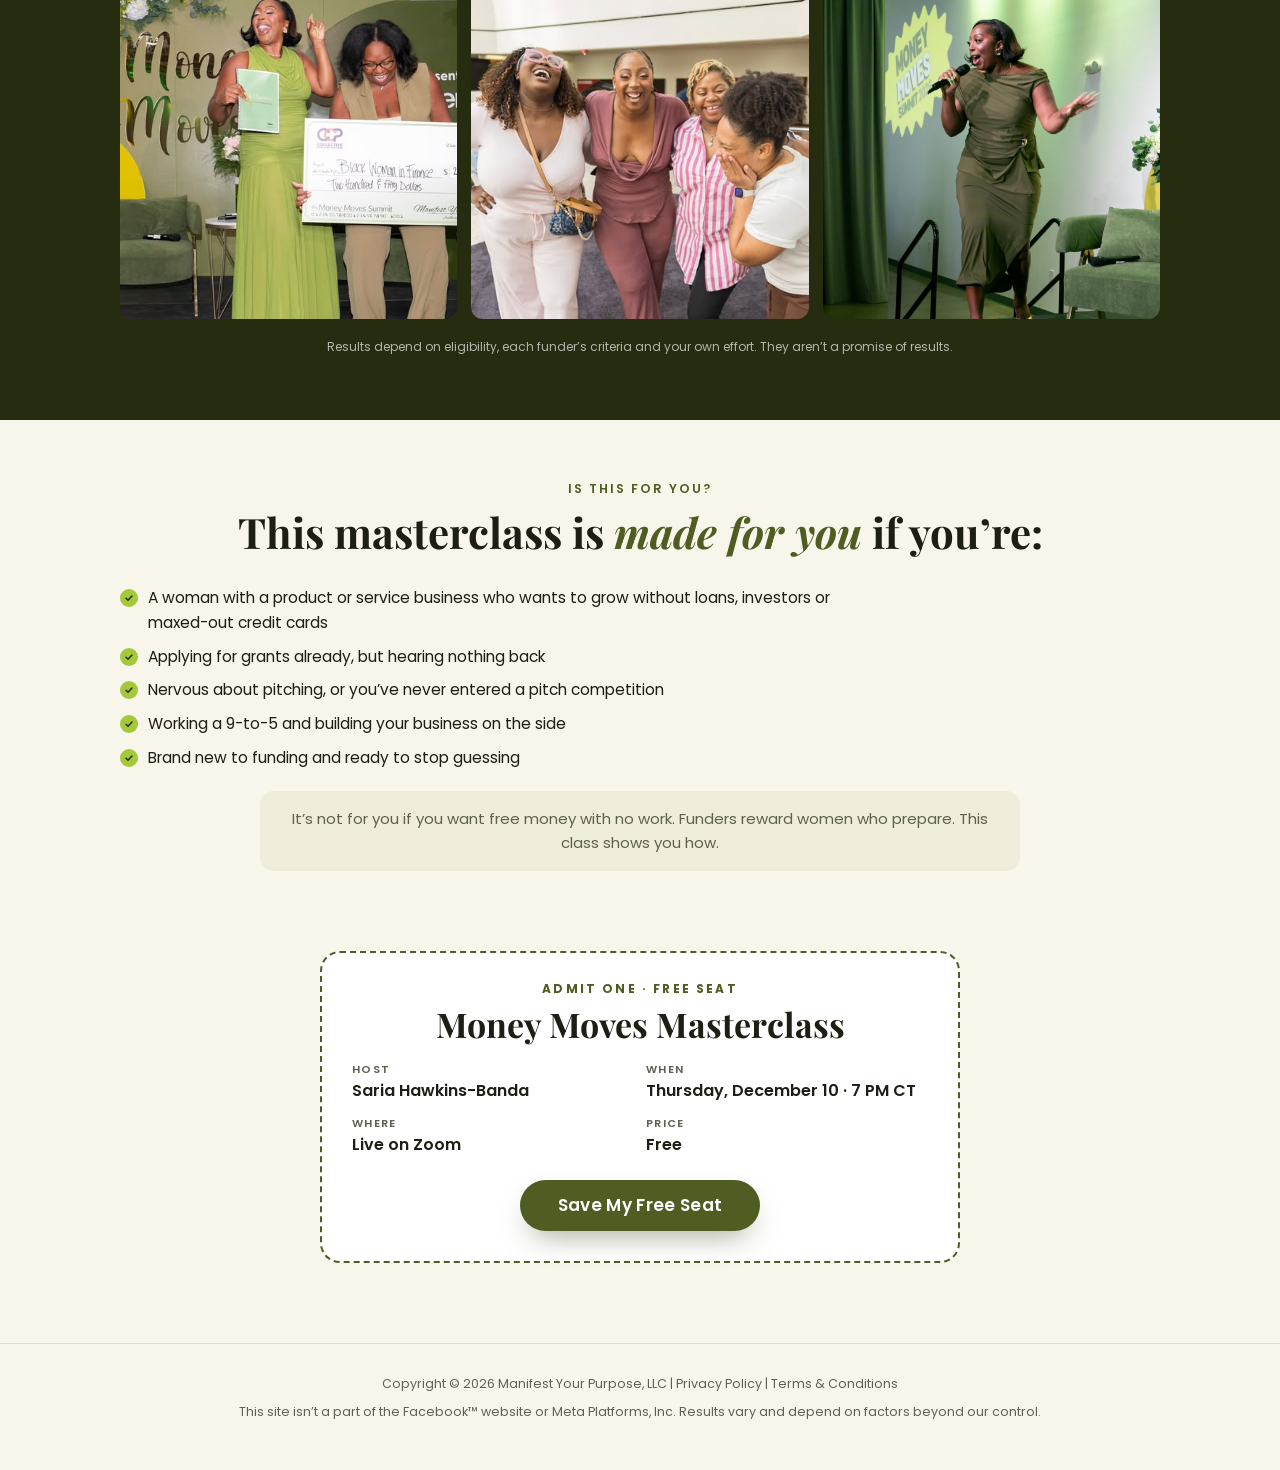
<file: register/index.html>
<!doctype html>
<html lang="en">
<head>
<meta charset="utf-8" />
<meta name="viewport" content="width=device-width, initial-scale=1" />
<title>Free Live Class &middot; Saria Hawkins-Banda</title>
<meta name="description" content="Free live class with Saria Hawkins-Banda: the proven way to win grants and pitch competitions for your business." />
<meta name="robots" content="noindex, nofollow" />
<link rel="icon" href="../assets/img/favicon.png" type="image/png" />
<link rel="apple-touch-icon" href="../assets/img/apple-touch-icon.png" />
<link rel="preconnect" href="https://fonts.googleapis.com"><link rel="preconnect" href="https://fonts.gstatic.com" crossorigin>
<link href="https://fonts.googleapis.com/css2?family=Playfair+Display:ital,wght@0,600;0,700;1,600&family=Poppins:wght@400;500;600;700&display=swap" rel="stylesheet">
<style>
:root{--bg:#f8f5ea;--cream:#efecdb;--ink:#1d1f14;--mute:#5e6150;--olive:#4f5d23;--olive2:#3f4a1c;--deep:#262c10;--lime:#a3c93a;--lime2:#c8e06a;--sun:#f2c230;--line:rgba(29,31,20,.12)}
*{box-sizing:border-box}html{overflow-y:scroll}html,body{margin:0}
body{background:var(--bg);color:var(--ink);font:400 16px/1.6 Poppins,system-ui,sans-serif;-webkit-font-smoothing:antialiased}
img{max-width:100%;display:block}
h1,h2,h3{font-family:"Playfair Display",Georgia,serif;font-weight:700;margin:0;line-height:1.15}
.wrap{max-width:1080px;margin:0 auto;padding:0 20px}
.top{background:var(--deep);color:#fff;text-align:center;padding:12px 16px}
.top__k{margin:0;font:600 12px/1.3 Poppins;letter-spacing:.16em;text-transform:uppercase;color:var(--lime2)}
.top__d{margin:4px 0 8px;font:600 15px/1.3 Poppins}
.cd__row{display:flex;gap:8px;justify-content:center}
.cd__row div{min-width:50px}
.cd__row b{display:block;padding:7px 4px;background:var(--lime2);color:var(--deep);border-radius:7px;font:700 20px/1 Poppins}
.cd__row span{display:block;margin-top:4px;font:600 9.5px/1 Poppins;letter-spacing:.12em;text-transform:uppercase;opacity:.8}
.hero{display:grid;grid-template-columns:1.15fr .85fr;gap:44px;align-items:center;padding:46px 0 30px}
.eyebrow{margin:0 0 14px;font:600 12.5px/1.4 Poppins;letter-spacing:.14em;text-transform:uppercase;color:var(--olive)}
.hero h1{font-size:clamp(32px,4.4vw,52px);letter-spacing:-.01em}
.hero h1 em{font-style:italic;color:var(--olive)}
.hero .even{margin:14px 0 0;font:600 clamp(16px,1.8vw,20px)/1.35 Poppins;letter-spacing:.06em;text-transform:uppercase}
.hero .sub{margin:16px 0 24px;font-size:17px;color:var(--mute);max-width:56ch}
.hero__ph{border-radius:18px;overflow:hidden;background:var(--cream)}
.hero__ph img{width:100%;aspect-ratio:4/5;object-fit:cover;object-position:50% 20%}
.btn{appearance:none;border:0;cursor:pointer;display:inline-flex;align-items:center;justify-content:center;gap:10px;background:var(--olive);color:#fff;border-radius:999px;padding:17px 38px;font:600 17px/1 Poppins;letter-spacing:.02em;box-shadow:0 14px 30px -12px rgba(63,74,28,.55)}
.btn:hover{background:var(--olive2)}
.btn svg{width:18px;height:18px}
.trust{margin:14px 0 0;font-size:13.5px;color:var(--mute)}
.trust b{color:var(--sun);letter-spacing:3px;margin-right:6px}
.strip{background:var(--olive);color:#fff;overflow:hidden;white-space:nowrap;padding:12px 0;font:600 13px/1 Poppins;letter-spacing:.16em}
.strip span{display:inline-block;padding-right:40px;animation:mv 26s linear infinite}
@keyframes mv{to{transform:translateX(-50%)}}
@media (prefers-reduced-motion:reduce){.strip span{animation:none}}
.host{display:grid;grid-template-columns:repeat(4,1fr);gap:16px;padding:40px 0 10px;text-align:center}
.host div{background:#fff;border:1px solid var(--line);border-radius:16px;padding:20px 14px}
.host b{display:block;font:700 clamp(24px,3vw,32px)/1.1 "Playfair Display",serif;color:var(--olive)}
.host span{display:block;margin-top:6px;font:600 11.5px/1.4 Poppins;letter-spacing:.08em;text-transform:uppercase;color:var(--mute)}
.seen{text-align:center;padding:26px 0 8px}
.seen p{margin:0 0 12px;font:600 11.5px/1 Poppins;letter-spacing:.18em;text-transform:uppercase;color:var(--mute)}
.seen ul{list-style:none;margin:0;padding:0;display:flex;flex-wrap:wrap;gap:12px 34px;justify-content:center;font:700 22px/1 "Playfair Display",serif;color:#7b7e6b}
.sec{padding:60px 0 20px}
.sec__k{text-align:center;margin:0 0 10px;font:600 12.5px/1.4 Poppins;letter-spacing:.16em;text-transform:uppercase;color:var(--olive)}
.sec h2{text-align:center;font-size:clamp(28px,3.4vw,42px);max-width:860px;margin:0 auto 30px}
.sec h2 em{color:var(--olive)}
.pains{display:grid;grid-template-columns:repeat(3,1fr);gap:18px}
.pain{background:#fff;border:1px solid var(--line);border-radius:16px;padding:24px}
.pain h3{font-size:22px;margin-bottom:8px}
.pain p{margin:0;color:var(--mute);font-size:15.5px}
.fault{max-width:720px;margin:34px auto 0;text-align:center}
.fault p{margin:0 0 10px;font-size:17px}
.fault .big{font:700 clamp(22px,2.6vw,30px)/1.25 "Playfair Display",serif}
.fault .big em{color:var(--olive)}
.cta{text-align:center;padding:30px 0 6px}
.pillars{display:grid;gap:18px}
.pil{display:grid;grid-template-columns:110px 1fr;gap:24px;background:#fff;border:1px solid var(--line);border-radius:18px;padding:28px}
.pil__n{font:700 54px/1 "Playfair Display",serif;color:var(--lime)}
.pil__k{margin:0 0 4px;font:600 12px/1.3 Poppins;letter-spacing:.14em;text-transform:uppercase;color:var(--olive)}
.pil h3{font-size:clamp(22px,2.4vw,28px);margin-bottom:10px}
.pil p{margin:0 0 12px;color:var(--mute)}
ul.ck{list-style:none;margin:0;padding:0}
ul.ck li{display:flex;gap:10px;margin:0 0 9px;font-size:15.5px}
ul.ck li::before{content:"";flex:0 0 18px;height:18px;margin-top:3px;border-radius:50%;background:var(--lime) url("data:image/svg+xml,%3Csvg xmlns='http://www.w3.org/2000/svg' viewBox='0 0 24 24'%3E%3Cpath d='M6 12.5l4 4L18 8' fill='none' stroke='%23262c10' stroke-width='3' stroke-linecap='round' stroke-linejoin='round'/%3E%3C/svg%3E") center/12px no-repeat}
.and{text-align:center;font:italic 600 20px "Playfair Display",serif;color:var(--olive);margin:18px 0 0}
.myth{max-width:880px;margin:0 auto;border-radius:18px;overflow:hidden;border:1px solid var(--line);background:#fff}
.myth__h,.myth__r{display:grid;grid-template-columns:1fr 1fr}
.myth__h div{padding:14px 22px;font:600 12px/1.3 Poppins;letter-spacing:.14em;text-transform:uppercase}
.myth__h div:first-child{background:var(--cream);color:var(--mute)}.myth__h div:last-child{background:var(--olive);color:#fff}
.myth__r div{padding:18px 22px;border-top:1px solid var(--line);font-size:15.5px}
.myth__r div:first-child{color:var(--mute);font-style:italic}
.myth__r div:last-child{font-weight:500}
.meet{display:grid;grid-template-columns:.9fr 1.1fr;gap:44px;align-items:center}
.meet__ph{border-radius:18px;overflow:hidden}
.meet__ph img{width:100%;aspect-ratio:4/5;object-fit:cover;object-position:50% 30%}
.meet h2{text-align:left;margin:0 0 18px}
.meet p{margin:0 0 14px;font-size:16.5px}
.meet .sig{font:italic 600 22px "Playfair Display",serif;color:var(--olive)}
.facts{display:grid;grid-template-columns:repeat(3,1fr);gap:12px;margin-top:20px}
.facts div{border-top:2px solid var(--lime);padding-top:10px}
.facts span{display:block;font:600 11px/1.3 Poppins;letter-spacing:.12em;text-transform:uppercase;color:var(--mute)}
.facts b{display:block;margin-top:4px;font-size:15px}
.dark{background:var(--deep);color:#fff;padding:64px 0;margin-top:60px}
.dark .sec__k{color:var(--lime2)}
.dark h2{text-align:center;font-size:clamp(28px,3.4vw,42px);max-width:860px;margin:0 auto 30px}
.dark h2 em{color:var(--lime2)}
.quotes{display:grid;grid-template-columns:repeat(2,1fr);gap:20px}
.qc{margin:0;background:rgba(255,255,255,.06);border:1px solid rgba(200,224,106,.25);border-radius:16px;padding:26px}
.qc .tag{display:inline-block;margin:0 0 12px;padding:5px 10px;border-radius:999px;background:var(--lime2);color:var(--deep);font:700 10.5px/1 Poppins;letter-spacing:.12em;text-transform:uppercase}
.qc blockquote{margin:0 0 14px;font:600 20px/1.45 "Playfair Display",serif}
.qc figcaption{font-size:13.5px;opacity:.8}
.photos{display:grid;grid-template-columns:repeat(3,1fr);gap:14px;margin-top:22px}
.photos img{width:100%;aspect-ratio:1/1;object-fit:cover;border-radius:12px}
.fine2{margin:18px auto 0;max-width:760px;text-align:center;font-size:12px;opacity:.65}
.fit{max-width:760px;margin:0 auto}
.fit li{font-size:16.5px;margin-bottom:12px}
.notfor{max-width:760px;margin:20px auto 0;padding:16px 20px;border-radius:14px;background:var(--cream);font-size:15px;color:var(--mute);text-align:center}
.ticket{max-width:640px;margin:0 auto;background:#fff;border:2px dashed var(--olive);border-radius:20px;padding:30px;text-align:center}
.ticket__k{margin:0;font:700 12px/1 Poppins;letter-spacing:.18em;text-transform:uppercase;color:var(--olive)}
.ticket h3{font-size:clamp(26px,3vw,34px);margin:10px 0 18px}
.ticket dl{display:grid;grid-template-columns:repeat(2,1fr);gap:12px;margin:0 0 22px;text-align:left}
.ticket dt{font:600 11px/1.3 Poppins;letter-spacing:.12em;text-transform:uppercase;color:var(--mute)}
.ticket dd{margin:2px 0 0;font-weight:600}
.foot{margin-top:60px;padding:30px 20px 40px;text-align:center;font-size:12.5px;color:var(--mute);border-top:1px solid var(--line)}
.foot p{max-width:820px;margin:0 auto 8px}
.mo{position:fixed;inset:0;background:rgba(38,44,16,.62);display:none;align-items:flex-start;justify-content:center;z-index:50;padding:40px 16px;overflow:auto}
.mo.open{display:flex}
.mo-box{background:#fff;border-radius:16px;max-width:520px;width:100%;padding:30px 28px 22px;position:relative;text-align:center}
.mo-x{position:absolute;right:12px;top:6px;border:0;background:none;font-size:30px;cursor:pointer;color:var(--ink)}
.mo h3{font-size:24px;margin-bottom:12px}
.mo .pill{display:inline-block;border:1px solid var(--line);border-radius:999px;padding:7px 14px;font:600 12px/1.3 Poppins;margin-bottom:18px;color:var(--olive)}
.mo input{display:block;width:100%;margin:0 0 10px;padding:13px 14px;border:1px solid #d3d4c4;border-radius:10px;font:400 15px Poppins}
.mo input.err{border-color:#b3261e}
.mo .er{color:#b3261e;font-size:13px;min-height:18px;margin:2px 0 6px}
.mo .btn{width:100%}
.mo .fine{font-size:10.5px;color:var(--mute);margin:12px auto 0;line-height:1.5}
@media (max-width:860px){
 .hero,.meet{grid-template-columns:1fr;gap:26px}.hero__ph{max-width:380px;margin:0 auto;order:-1}
 .host{grid-template-columns:1fr 1fr}.pains,.quotes{grid-template-columns:1fr}
 .pil{grid-template-columns:1fr;gap:6px}.pil__n{font-size:40px}
 .facts{grid-template-columns:1fr}.btn{width:100%;padding:16px 20px}
}
@media (max-width:520px){.myth__h div,.myth__r div{padding:12px 12px;font-size:14px}.photos{grid-template-columns:1fr 1fr}.ticket dl{grid-template-columns:1fr}}
</style>
</head>
<body>
<div class="top"><p class="top__k">Free live masterclass</p><p class="top__d" data-when-long>Thursday, November 12 &middot; 7:00 PM CT</p><div class="cd__row"><div><b data-cd="d">0</b><span>Days</span></div><div><b data-cd="h">0</b><span>Hours</span></div><div><b data-cd="m">0</b><span>Mins</span></div><div><b data-cd="s">0</b><span>Secs</span></div></div></div>
<main>
<div class="wrap">
  <section class="hero">
    <div>
      <p class="eyebrow">For women who own a product or service business</p>
      <h1>The <em>Proven</em> Way To Win Grants &amp; Pitch Competitions For Your Business</h1>
      <p class="even">Even if you&rsquo;ve never pitched before</p>
      <p class="sub">In one live 90-minute class, Goldman Sachs business advisor Saria Hawkins-Banda shows you how to get funder-ready, find the money that fits your business, and pitch your story so you win.</p>
      <button type="button" class="btn" data-open-modal>Save My Free Seat <svg viewBox="0 0 24 24" aria-hidden="true"><path d="M5 12h14M13 6l6 6-6 6" fill="none" stroke="currentColor" stroke-width="2.2" stroke-linecap="round" stroke-linejoin="round"/></svg></button>
      <p class="trust"><b>&#9733;&#9733;&#9733;&#9733;&#9733;</b>From the host of the sold-out Money Moves Summit</p>
    </div>
    <div class="hero__ph"><img src="../assets/img/deck/hs2.jpg" alt="Saria Hawkins-Banda"></div>
  </section>
</div>
<div class="strip" aria-hidden="true"><span>MONEY MOVES MASTERCLASS &#10022; LIVE ON ZOOM &#10022; 90 MINUTES &#10022; FREE &#10022; MONEY MOVES MASTERCLASS &#10022; LIVE ON ZOOM &#10022; 90 MINUTES &#10022; FREE &#10022; </span><span>MONEY MOVES MASTERCLASS &#10022; LIVE ON ZOOM &#10022; 90 MINUTES &#10022; FREE &#10022; MONEY MOVES MASTERCLASS &#10022; LIVE ON ZOOM &#10022; 90 MINUTES &#10022; FREE &#10022; </span></div>
<div class="wrap">
  <section class="host">
    <div><b>$400K+</b><span>Raised in non-dilutive funding</span></div>
    <div><b>Goldman Sachs</b><span>10,000 Small Businesses scholar, now advisor</span></div>
    <div><b>6 figures</b><span>Product business she built herself</span></div>
    <div><b>Sold out</b><span>Money Moves Summit</span></div>
  </section>
  <section class="seen"><p>As seen in</p><ul><li>ESSENCE</li><li>NBC Texas Today</li><li>WFAA</li><li>CBS Texas</li></ul></section>

  <section class="sec">
    <p class="sec__k">Does this sound familiar?</p>
    <h2>You know your business deserves funding. <em>Nobody ever showed you how to get it.</em></h2>
    <div class="pains">
      <div class="pain"><h3>Endless searching</h3><p>Hundreds of Google results, closed deadlines and grant lists that don&rsquo;t fit your business.</p></div>
      <div class="pain"><h3>The setup confusion</h3><p>Paperwork, registrations, certifications. You&rsquo;re not sure your business is even set up right to apply.</p></div>
      <div class="pain"><h3>The blank pitch</h3><p>A judge says &ldquo;tell us about your business&rdquo; and you freeze, or you talk for five minutes and never get to the numbers.</p></div>
    </div>
    <div class="fault">
      <p>It&rsquo;s not your fault. You&rsquo;re not missing talent. You&rsquo;re missing a system.</p>
      <p class="big">Funders don&rsquo;t fund confusion. They fund <em>clarity, real numbers and a story they believe in.</em></p>
    </div>
    <div class="cta"><button type="button" class="btn" data-open-modal>Save My Free Seat</button></div>
  </section>

  <section class="sec">
    <p class="sec__k">Inside the masterclass</p>
    <h2>In 90 minutes, you&rsquo;ll learn <em>exactly</em> how to:</h2>
    <div class="pillars">
      <div class="pil"><div class="pil__n">01</div><div><p class="pil__k">Step 1</p><h3>Get funder-ready</h3><p>Set up your business the way funders and pitch judges expect to see it, so you qualify for the money you apply for.</p><ul class="ck"><li>What funders check before they read a word of your application</li><li>The simple paperwork and registrations to sort out first</li><li>How to look like a business they can trust with their money</li></ul></div></div>
      <div class="pil"><div class="pil__n">02</div><div><p class="pil__k">Step 2</p><h3>Find the money that fits you</h3><p>Stop chasing every list online. Find the grants and pitch competitions you can actually win.</p><ul class="ck"><li>Where grants for women and Black-owned businesses are posted</li><li>How to tell in two minutes if a grant is right for you</li><li>Why pitch competitions are the most overlooked money in small business</li></ul></div></div>
      <div class="pil"><div class="pil__n">03</div><div><p class="pil__k">Step 3</p><h3>Pitch your story and win</h3><p>The plays Saria used to raise over $400,000 without giving up a piece of her company.</p><ul class="ck"><li>How to tell your story so judges remember you</li><li>How to back it with your numbers, even if they&rsquo;re small</li><li>How to answer the hard questions like a confident CEO</li></ul></div></div>
    </div>
    <p class="and">And more.</p>
    <div class="cta"><button type="button" class="btn" data-open-modal>Save My Free Seat</button></div>
  </section>

  <section class="sec">
    <p class="sec__k">What most people get wrong</p>
    <h2>Funding isn&rsquo;t luck. It&rsquo;s a <em>process</em> you can learn.</h2>
    <div class="myth">
      <div class="myth__h"><div>What you&rsquo;ve been told</div><div>What&rsquo;s actually true</div></div>
      <div class="myth__r"><div>&ldquo;Grants are only for nonprofits.&rdquo;</div><div>Corporations and foundations fund for-profit small businesses every year.</div></div>
      <div class="myth__r"><div>&ldquo;You need investors to grow.&rdquo;</div><div>Grants and pitch prizes are non-dilutive. You keep 100% of your company.</div></div>
      <div class="myth__r"><div>&ldquo;You have to be a natural on stage.&rdquo;</div><div>You need a clear story and real numbers. A pitch is a skill you can practise.</div></div>
      <div class="myth__r"><div>&ldquo;Small businesses never win.&rdquo;</div><div>Judges fund people they believe in. Most of the work is how you tell it.</div></div>
    </div>
    <div class="cta"><button type="button" class="btn" data-open-modal>Save My Free Seat</button></div>
  </section>

  <section class="sec">
    <div class="meet">
      <div class="meet__ph"><img src="../assets/img/deck/sg1.jpg" alt="Saria Hawkins-Banda" style="aspect-ratio:4/5;object-position:58% 30%"></div>
      <div>
        <p class="sec__k" style="text-align:left">Meet your host</p>
        <h2>From corporate America to <em>Goldman Sachs advisor</em></h2>
        <p>At 21, fresh out of college, I walked into corporate America with a degree, a dream and no idea what it would put me through. I was good at my job. I got promoted. But I always felt God had something more for me.</p>
        <p>So I built Manifest Your Purpose, a stationery company for Black women, into a multi-six-figure business. I raised more than $400,000 in non-dilutive funding along the way, and I went from Goldman Sachs 10,000 Small Businesses scholar to advisor.</p>
        <p>Then I built the Money Moves Summit, so Black women could get financial capital and social capital in one room. It sold out.</p>
        <p>If you&rsquo;ve been told no before, it&rsquo;s usually one missing step. Let me show you what&rsquo;s missing.</p>
        <p class="sig">Saria</p>
        <div class="facts"><div><span>Founder</span><b>Manifest Your Purpose</b></div><div><span>Host</span><b>Money Moves Summit</b></div><div><span>Advisor</span><b>Goldman Sachs 10KSB</b></div></div>
      </div>
    </div>
  </section>
</div>

<section class="dark">
  <div class="wrap">
    <p class="sec__k" style="text-align:center">Real women. Real rooms.</p>
    <h2>What women say <em>after a room with Saria</em></h2>
    <div class="quotes">
      <figure class="qc"><p class="tag">Money Moves Summit</p><blockquote>&ldquo;You might have changed everything for me.&rdquo;</blockquote><figcaption>Summit attendee</figcaption></figure>
      <figure class="qc"><p class="tag">Money Moves Summit</p><blockquote>&ldquo;10/10, no notes. The best summit I&rsquo;ve attended, corporate events included.&rdquo;</blockquote><figcaption>Summit attendee</figcaption></figure>
    </div>
    <div class="photos"><img src="../assets/img/deck/summitroom.jpg" alt="Saria presenting a check on stage" loading="lazy"><img src="../assets/img/deck/market.jpg" alt="Women at a Manifest Your Purpose event" loading="lazy"><img src="../assets/img/deck/sg2.jpg" alt="Saria on stage at the Money Moves Summit" loading="lazy" style="object-position:40% 30%"></div>
    <p class="fine2">Results depend on eligibility, each funder&rsquo;s criteria and your own effort. They aren&rsquo;t a promise of results.</p>
  </div>
</section>

<div class="wrap">
  <section class="sec">
    <p class="sec__k">Is this for you?</p>
    <h2>This masterclass is <em>made for you</em> if you&rsquo;re:</h2>
    <ul class="ck fit">
      <li>A woman with a product or service business who wants to grow without loans, investors or maxed-out credit cards</li>
      <li>Applying for grants already, but hearing nothing back</li>
      <li>Nervous about pitching, or you&rsquo;ve never entered a pitch competition</li>
      <li>Working a 9-to-5 and building your business on the side</li>
      <li>Brand new to funding and ready to stop guessing</li>
    </ul>
    <p class="notfor">It&rsquo;s not for you if you want free money with no work. Funders reward women who prepare. This class shows you how.</p>
  </section>

  <section class="sec">
    <div class="ticket">
      <p class="ticket__k">Admit one &middot; free seat</p>
      <h3>Money Moves Masterclass</h3>
      <dl><div><dt>Host</dt><dd>Saria Hawkins-Banda</dd></div><div><dt>When</dt><dd data-when-short>Thursday, November 12 &middot; 7 PM CT</dd></div><div><dt>Where</dt><dd>Live on Zoom</dd></div><div><dt>Price</dt><dd>Free</dd></div></dl>
      <button type="button" class="btn" data-open-modal>Save My Free Seat</button>
    </div>
  </section>
</div>
</main>
<footer class="foot">
  <p>Copyright &copy; 2026 Manifest Your Purpose, LLC | Privacy Policy | Terms &amp; Conditions</p>
  <p>This site isn&rsquo;t a part of the Facebook&trade; website or Meta Platforms, Inc. Results vary and depend on factors beyond our control.</p>
</footer>

<div class="mo" id="mo" role="dialog" aria-modal="true" aria-labelledby="moT">
  <div class="mo-box">
    <button type="button" class="mo-x" id="moX" aria-label="Close">&times;</button>
    <h3 id="moT">Save your free seat</h3>
    <div class="pill" data-when-pill>Thursday, November 12 &middot; 7:00 PM CT &middot; 8:00 PM ET</div>
    <form id="moF" novalidate>
      <input id="moN" type="text" autocomplete="given-name" placeholder="First name*" aria-label="First name">
      <input id="moE" type="email" autocomplete="email" placeholder="Email address*" aria-label="Email address">
      <input id="moP" type="tel" autocomplete="tel" placeholder="Phone (for a text reminder)" aria-label="Phone">
      <p class="er" id="moErr" role="alert"></p>
      <button type="submit" class="btn">Save My Free Seat</button>
    </form>
    <p class="fine">By signing up you agree to get emails and texts about the class. You can unsubscribe at any time.</p>
  </div>
</div>

<script>
(function(){
  var t=new Date("2026-11-12T19:00:00-06:00");
  while(t.getTime()<Date.now()) t=new Date(t.getTime()+7*86400000);
  function f(o){try{return t.toLocaleDateString("en-US",Object.assign({timeZone:"America/Chicago"},o))}catch(e){return""}}
  var day=f({weekday:"long"}),mon=f({month:"long"}),dd=f({day:"numeric"});
  if(day){
    document.querySelectorAll("[data-when-long]").forEach(function(e){e.textContent=day+", "+mon+" "+dd+" · 7:00 PM CT"});
    document.querySelectorAll("[data-when-short]").forEach(function(e){e.textContent=day+", "+mon+" "+dd+" · 7 PM CT"});
    document.querySelectorAll("[data-when-pill]").forEach(function(e){e.textContent=day+", "+mon+" "+dd+" · 7:00 PM CT · 8:00 PM ET"});
  }
  var els={d:[],h:[],m:[],s:[]};
  document.querySelectorAll("[data-cd]").forEach(function(e){els[e.getAttribute("data-cd")].push(e)});
  function tick(){var x=Math.max(0,Math.floor((t.getTime()-Date.now())/1000));var v={d:Math.floor(x/86400),h:Math.floor(x%86400/3600),m:Math.floor(x%3600/60),s:x%60};for(var k in v)els[k].forEach(function(e){e.textContent=String(v[k]).padStart(2,"0")})}
  tick();setInterval(tick,1000);
})();
(function(){
  var mo=document.getElementById("mo"),f=document.getElementById("moF"),n=document.getElementById("moN"),e=document.getElementById("moE"),er=document.getElementById("moErr"),last;
  function open(ev){if(ev)ev.preventDefault();last=document.activeElement;mo.classList.add("open");setTimeout(function(){n.focus()},60)}
  function close(){mo.classList.remove("open");if(last&&last.focus)last.focus()}
  document.querySelectorAll("[data-open-modal]").forEach(function(b){b.addEventListener("click",open)});
  document.getElementById("moX").addEventListener("click",close);
  mo.addEventListener("click",function(ev){if(ev.target===mo)close()});
  document.addEventListener("keydown",function(ev){if(ev.key==="Escape"&&mo.classList.contains("open"))close()});
  f.addEventListener("submit",function(ev){
    ev.preventDefault();n.classList.remove("err");e.classList.remove("err");er.textContent="";
    if(!n.value.trim()){n.classList.add("err");er.textContent="Please enter your first name.";n.focus();return}
    if(!/^[^\s@]+@[^\s@]+\.[^\s@]+$/.test(e.value.trim())){e.classList.add("err");er.textContent="Please enter a valid email.";e.focus();return}
    location.href="../thank-you/";
  });
})();
</script>
</body>
</html>
</file>
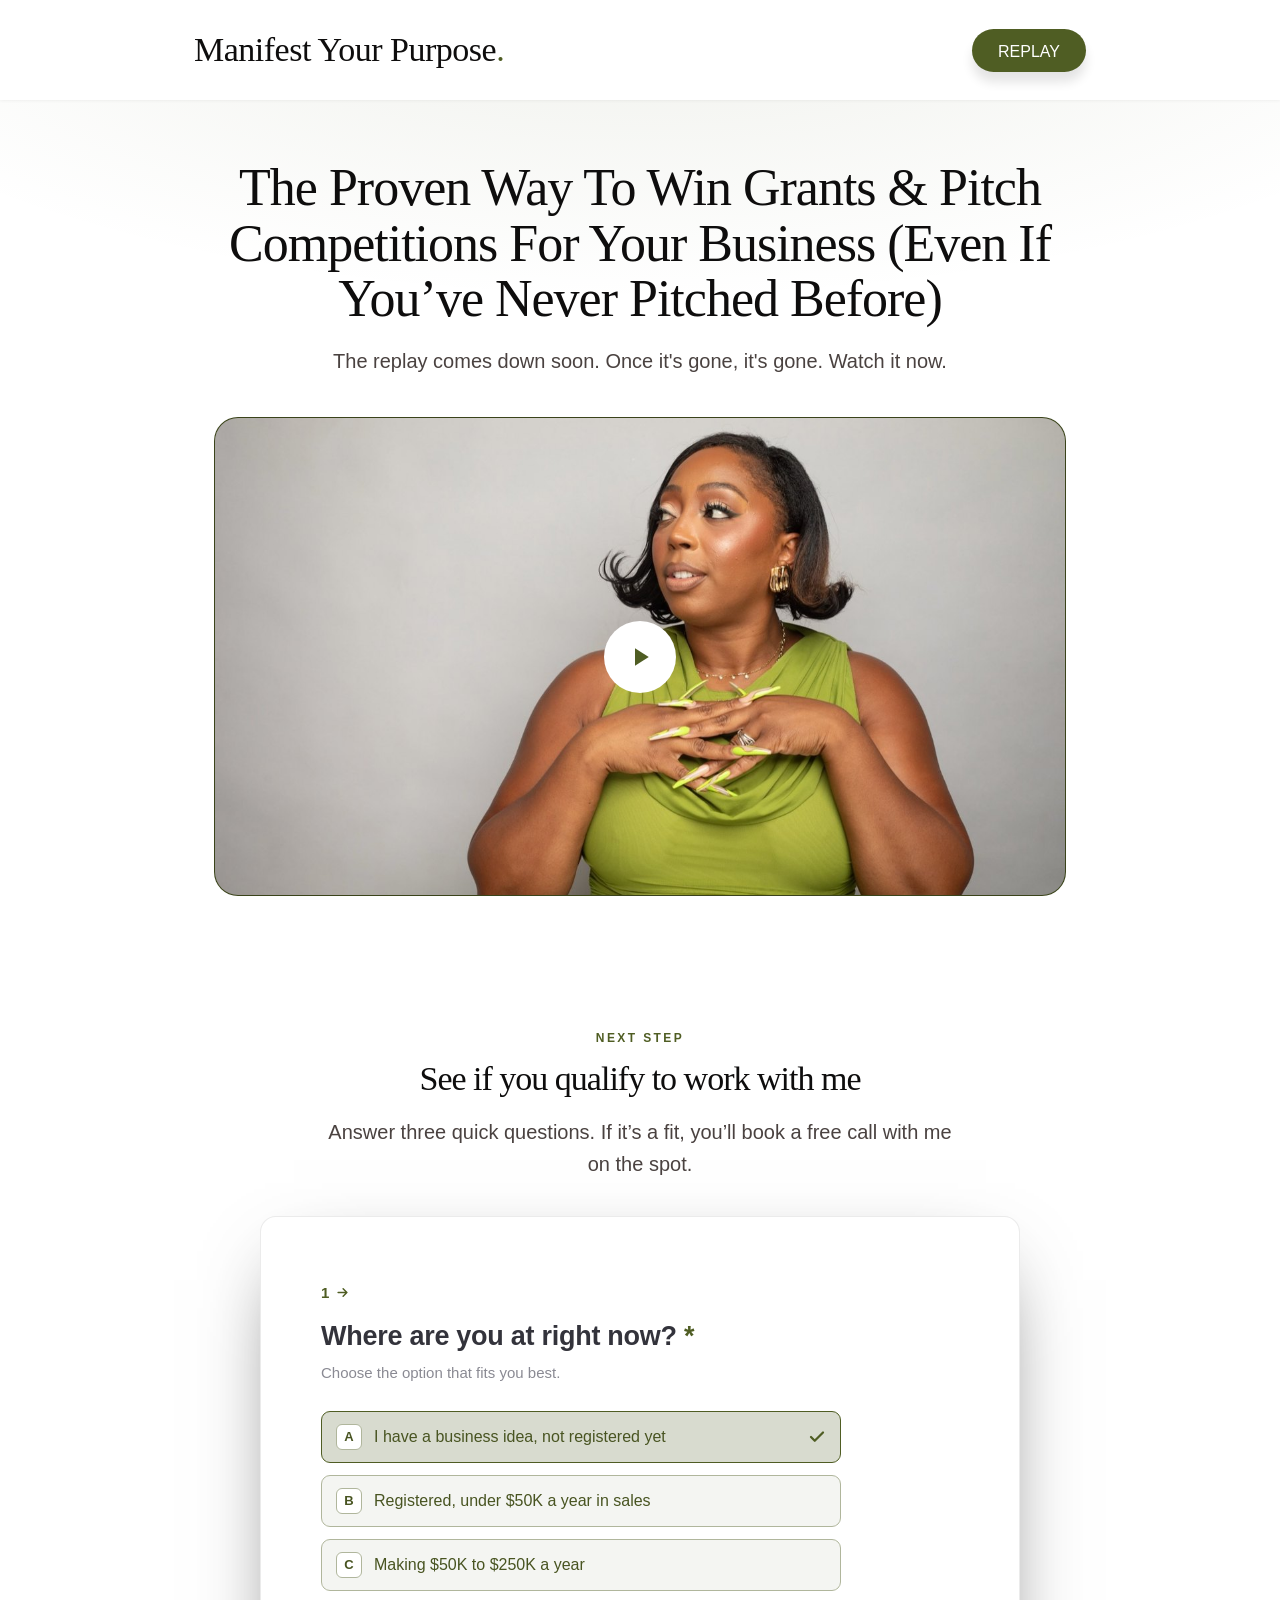
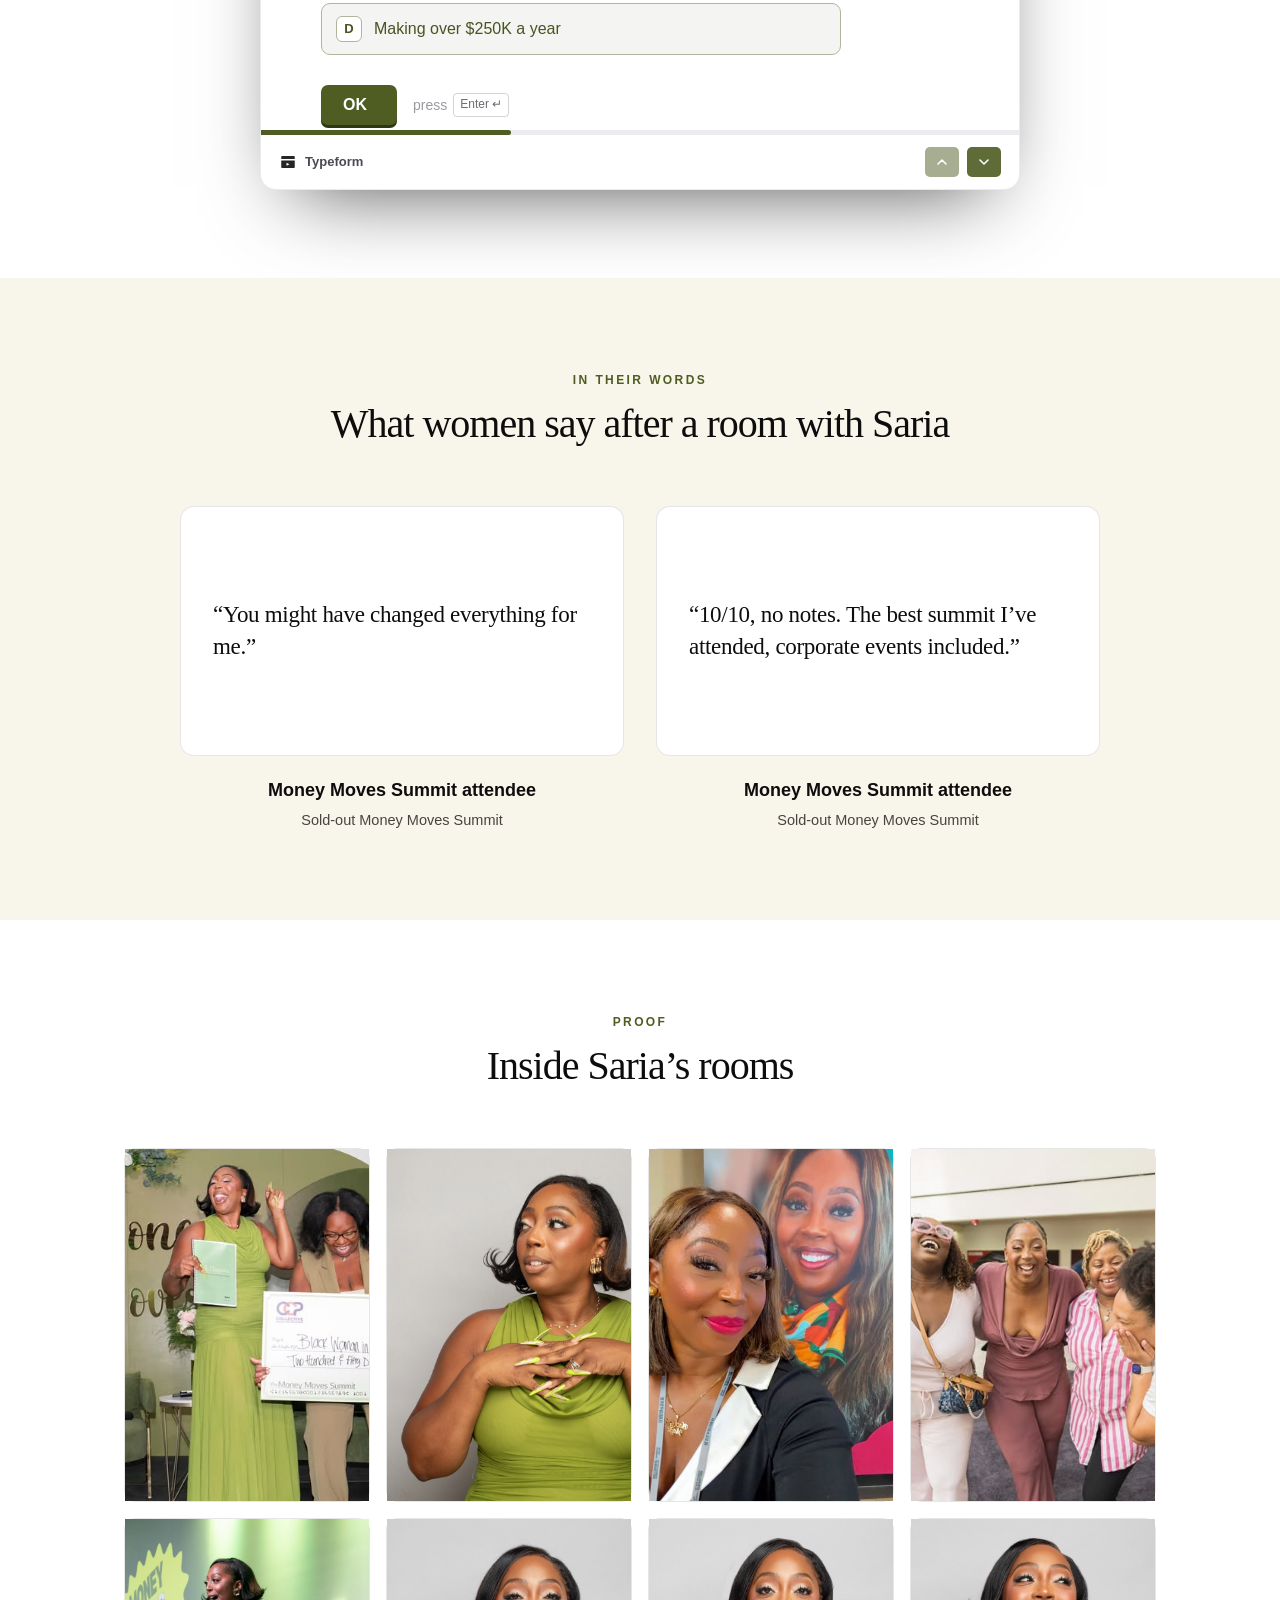
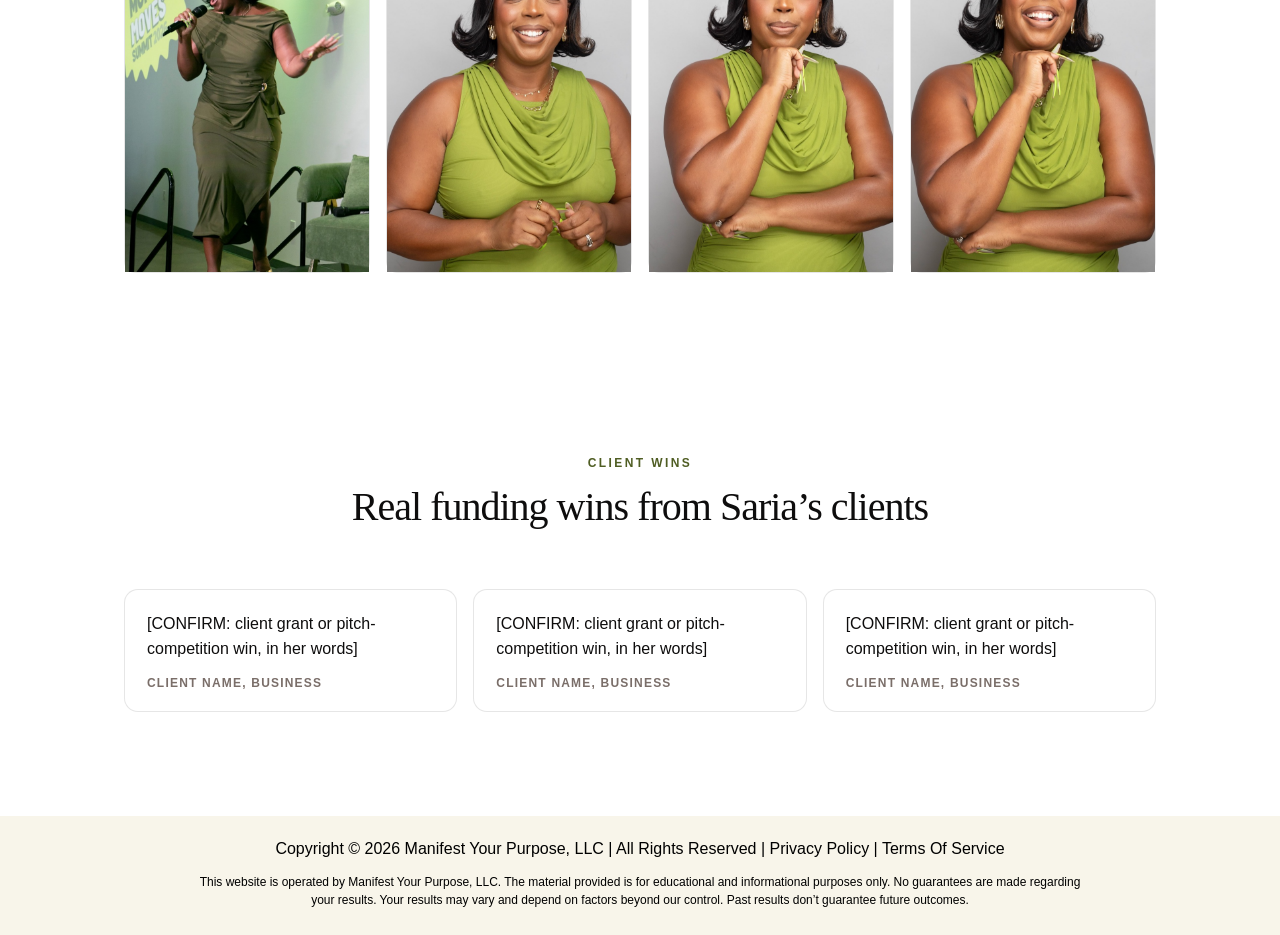
<file: replay/index.html>
<!DOCTYPE html>
<html lang="en">
<head>
<meta charset="utf-8">
<meta name="viewport" content="width=device-width, initial-scale=1, viewport-fit=cover">
<title>Replay · Money Moves Masterclass</title>
<meta name="description" content="Watch the replay, then apply below.">
<meta name="robots" content="noindex">
  <link rel="icon" href="../assets/img/favicon.png" type="image/png" />
  <link rel="apple-touch-icon" href="../assets/img/apple-touch-icon.png" />
<script>try{if("scrollRestoration" in history)history.scrollRestoration="manual"}catch(e){}addEventListener("load",function(){if(!location.hash)scrollTo(0,0)});</script>
<link rel="preconnect" href="https://fonts.googleapis.com">
<link rel="preconnect" href="https://fonts.gstatic.com" crossorigin>
<link href="https://fonts.googleapis.com/css2?family=Playfair+Display:ital,wght@0,600;0,700;1,600&family=Poppins:wght@400;500;600;700&display=swap" rel="stylesheet">
<link rel="stylesheet" href="../assets/funnel.css?v=1">
<style>
  @font-face{font-family:"SFD";src:url(../assets/fonts/sfpro-bold.woff2) format("woff2");font-weight:700;font-display:swap}
  @font-face{font-family:"Inter";src:url(../assets/fonts/inter-normal.woff2) format("woff2");font-weight:100 900;font-display:swap}
  :root{
    --bg:#f8f5ea;--surface:#ffffff;--surface-2:#f8f5ea;
    --line:rgba(14,13,13,.10);--line-soft:rgba(14,13,13,.06);
    --text:#0e0d0d;--text-2:#4a4240;--text-3:#7a6e69;
    --accent:#4f5d23;--accent-2:#a3c93a;--accent-ink:#ffffff;
    --accent-soft:rgba(79,93,35,.10);--accent-glow:rgba(79,93,35,.28);
    --radius:22px;--maxw:1080px;
    --font:Inter,-apple-system,BlinkMacSystemFont,"Segoe UI",Roboto,Helvetica,Arial,sans-serif;
  }
  h1,h2,h3{font-family:"Playfair Display",Georgia,serif}:root{--display:"Playfair Display",Georgia,serif;--sans:Poppins,system-ui,sans-serif}body{font-family:Poppins,system-ui,sans-serif}
  *{box-sizing:border-box}
  html{scroll-behavior:smooth}
  body{margin:0;background:var(--bg);color:var(--text);font-family:var(--font);
    -webkit-font-smoothing:antialiased;line-height:1.6;overflow-x:hidden}
  img{max-width:100%;display:block}
  a{color:inherit;text-decoration:none}
  .wrap{max-width:var(--maxw);margin:0 auto;padding:0 24px}
  .narrow{max-width:900px}
  h1,h2,h3{margin:0;letter-spacing:-.02em}
  h1{font-size:clamp(32px,5vw,52px);line-height:1.07;font-weight:800}
  h2{font-size:clamp(26px,4vw,40px);line-height:1.1;font-weight:800}
  .eyebrow{display:inline-block;font-size:12px;font-weight:700;letter-spacing:.2em;
    text-transform:uppercase;color:var(--accent);margin:0 0 16px}
  .lead{font-size:clamp(17px,2vw,20px);color:var(--text-2);margin:18px 0 0}
  .sec-head{text-align:center;max-width:720px;margin:0 auto 60px}
  .section{padding:88px 0;position:relative}
  .tint{background:radial-gradient(80% 120% at 50% 0%, rgba(255,255,255,.03), transparent 60%)}

  /* topbar (brand + pill = 2 elements → bar allowed) */
  .topbar{border-bottom:1px solid var(--line);background:rgba(251,247,243,.86);backdrop-filter:blur(8px)}
  .topbar .row{display:flex;align-items:center;justify-content:space-between;height:66px}
  .brand{display:inline-flex;align-items:center;gap:10px;font-weight:700;font-size:18px}
  .brand .mark{width:26px;height:26px;color:var(--accent)}
  .pill{display:inline-flex;align-items:center;gap:9px;font-size:12.5px;font-weight:700;
    letter-spacing:.08em;text-transform:uppercase;color:var(--accent);
    background:var(--accent-soft);border:1px solid color-mix(in srgb,var(--accent) 30%,transparent);
    border-radius:999px;padding:7px 15px}
  .pill .dot{width:7px;height:7px;border-radius:50%;background:var(--accent);
    box-shadow:0 0 0 4px var(--accent-soft)}

  /* hero + replay video */
  .hero{text-align:center;padding:60px 0 40px;position:relative;overflow:hidden}
  .hero::before{content:"";position:absolute;inset:0;pointer-events:none;
    background:radial-gradient(120% 70% at 50% -18%, var(--accent-soft), transparent 60%)}
  .hero .wrap{position:relative}
  .replay-frame{aspect-ratio:16/9;margin:40px auto 0;max-width:900px;border-radius:16px;
    overflow:hidden;position:relative;border:1px solid var(--line);
    background:#3f4a1c;display:grid;place-items:center}
  .vplay{width:72px;height:72px;border-radius:50%;background:rgba(255,255,255,.95);
    color:#0b0c0e;display:grid;place-items:center;box-shadow:0 14px 40px rgba(0,0,0,.55)}
  .slot-label{font-size:12px;letter-spacing:.08em;text-transform:uppercase;color:var(--text-3)}

  /* apply section */
  .apply-head{text-align:center;max-width:640px;margin:0 auto 36px}
  .apply-head h2{font-size:clamp(24px,3.4vw,34px)}

  /* =====================================================================
     TYPEFORM MOCKUP, mimics a real single-question Typeform slide
     ===================================================================== */
  .typeform{max-width:760px;margin:0 auto;background:#fff;color:#2b2b31;border-radius:16px;
    position:relative;overflow:hidden;min-height:480px;
    box-shadow:0 30px 80px -34px rgba(0,0,0,.75);border:1px solid rgba(0,0,0,.08);
    display:flex;flex-direction:column}
  .tf-slide{flex:1;display:none;flex-direction:column;justify-content:center;
    padding:64px 60px;max-width:640px}
  .tf-slide.active{display:flex;animation:tfIn .38s cubic-bezier(.22,.61,.36,1)}
  @keyframes tfIn{from{opacity:0;transform:translateY(10px)}to{opacity:1;transform:none}}
  /* completion state */
  .tf-done{flex:1;display:none;flex-direction:column;align-items:center;justify-content:center;
    text-align:center;padding:64px 60px}
  .tf-done.active{display:flex;animation:tfIn .5s cubic-bezier(.22,.61,.36,1)}
  .tf-done .chk{width:66px;height:66px;border-radius:50%;margin-bottom:22px;display:grid;
    place-items:center;background:color-mix(in srgb,var(--accent) 15%,#fff);color:var(--accent)}
  .tf-done .chk svg{width:33px;height:33px}
  .tf-done h3{font-size:26px;font-weight:600;color:#33333b;letter-spacing:-.01em;line-height:1.25}
  .tf-done p{font-size:16px;color:#8a8a93;margin:10px 0 0}
  .tf-qnum{display:inline-flex;align-items:center;gap:6px;color:var(--accent);
    font-size:15px;font-weight:600;margin-bottom:14px}
  .tf-qnum svg{width:15px;height:15px}
  .tf-q{font-size:27px;font-weight:600;line-height:1.28;color:#33333b;letter-spacing:-.01em}
  .tf-q .req{color:var(--accent)}
  .tf-desc{font-size:15px;color:#8a8a93;margin-top:8px}
  .tf-opts{margin-top:26px;display:flex;flex-direction:column;gap:12px}
  .tf-opt{display:flex;align-items:center;gap:12px;padding:12px 14px;cursor:pointer;
    border:1.5px solid color-mix(in srgb,var(--accent) 45%,#fff);border-radius:9px;
    background:color-mix(in srgb,var(--accent) 6%,#fff);
    color:color-mix(in srgb,var(--accent) 88%,#111);font-size:16px;font-weight:500;
    transition:background .15s ease,border-color .15s ease}
  .tf-opt:hover{background:color-mix(in srgb,var(--accent) 14%,#fff)}
  .tf-opt.sel{background:color-mix(in srgb,var(--accent) 22%,#fff);border-color:var(--accent)}
  .tf-key{flex:none;width:26px;height:26px;border-radius:6px;display:grid;place-items:center;
    border:1.5px solid color-mix(in srgb,var(--accent) 45%,#fff);font-size:13px;font-weight:700;
    color:color-mix(in srgb,var(--accent) 88%,#111);background:#fff}
  .tf-opt .tick{margin-left:auto;width:18px;height:18px;color:var(--accent);opacity:0}
  .tf-opt.sel .tick{opacity:1}
  .tf-actions{display:flex;align-items:center;gap:16px;margin-top:30px}
  .tf-ok{display:inline-flex;align-items:center;gap:8px;background:var(--accent);color:#fff;
    font-weight:700;font-size:16px;border:none;border-radius:7px;padding:11px 22px;cursor:pointer;
    box-shadow:0 3px 0 color-mix(in srgb,var(--accent) 60%,#000)}
  .tf-ok:hover{filter:brightness(1.04)}
  .tf-hint{font-size:14px;color:#9a9aa2;display:flex;align-items:center;gap:6px}
  .tf-hint kbd{display:inline-flex;align-items:center;gap:4px;border:1px solid #d3d3d8;
    border-radius:4px;padding:1px 6px;font-size:12px;font-family:inherit;color:#6b6b73}
  /* progress + nav */
  .tf-bottom{position:absolute;left:0;right:0;bottom:0}
  .tf-progress{height:5px;background:#ececf0}
  .tf-progress i{display:block;height:100%;width:20%;background:var(--accent);
    border-radius:0 3px 3px 0;transition:width .3s ease}
  .tf-brandbar{display:flex;align-items:center;justify-content:space-between;padding:12px 18px}
  .tf-brand{display:flex;align-items:center;gap:8px;font-size:13px;font-weight:700;color:#4a4a52}
  .tf-brand svg{width:18px;height:18px}
  .tf-nav{display:flex;gap:8px}
  .tf-nav button{width:34px;height:30px;border:none;background:var(--accent);color:#fff;
    border-radius:5px;display:grid;place-items:center;cursor:pointer;opacity:.9}
  .tf-nav button:first-child{opacity:.5}
  .tf-nav svg{width:16px;height:16px}

  /* routing connector */
  .route-note{display:flex;align-items:center;justify-content:center;gap:12px;
    margin:26px auto;max-width:760px;color:var(--text-3);font-size:13px;
    letter-spacing:.06em;text-transform:uppercase;font-weight:600}
  .route-note::before,.route-note::after{content:"";flex:1;height:1px;
    background:linear-gradient(90deg,transparent,var(--line),transparent)}

  /* =====================================================================
     CALENDLY MOCKUP, mimics a real Calendly booking embed
     ===================================================================== */
  .calendly{max-width:900px;margin:0 auto;background:#fff;color:#0a2540;border-radius:14px;
    overflow:hidden;border:1px solid rgba(0,0,0,.1);box-shadow:0 30px 80px -34px rgba(0,0,0,.75);
    display:grid;grid-template-columns:280px 1fr 210px;min-height:440px;font-size:14px}
  .cy-info{padding:26px 24px;border-right:1px solid #eef0f2}
  .cy-host{display:flex;align-items:center;gap:10px;margin-bottom:18px}
  .cy-host .av{width:34px;height:34px;border-radius:50%;background:#e6ecf5;overflow:hidden;
    display:grid;place-items:center;font-weight:700;color:#0a2540;font-size:14px}
  .cy-host .av img{width:100%;height:100%;object-fit:cover}
  .cy-hostname{font-size:14px;color:#6b7785;font-weight:600}
  .cy-title{font-size:22px;font-weight:700;color:#1a1a1a;line-height:1.2;margin:2px 0 18px}
  .cy-meta{display:flex;flex-direction:column;gap:12px;color:#4a5561;font-size:14.5px}
  .cy-meta div{display:flex;align-items:flex-start;gap:10px}
  .cy-meta svg{width:19px;height:19px;flex:none;color:#4a5561;margin-top:1px}
  .cy-desc{margin-top:22px;font-size:13.5px;color:#6b7785;line-height:1.5}
  /* calendar */
  .cy-cal{padding:26px 26px 20px}
  .cy-cal h4{margin:0 0 18px;font-size:17px;font-weight:700;color:#1a1a1a}
  .cy-month{display:flex;align-items:center;justify-content:space-between;margin-bottom:14px}
  .cy-month b{font-size:15px;font-weight:700;color:#1a1a1a}
  .cy-month .nav{display:flex;gap:6px}
  .cy-month .nav button{width:30px;height:30px;border:none;background:transparent;border-radius:50%;
    color:#006BFF;cursor:pointer;display:grid;place-items:center}
  .cy-month .nav button:hover{background:#eef4ff}
  .cy-month .nav svg{width:16px;height:16px}
  .cy-dow{display:grid;grid-template-columns:repeat(7,1fr);gap:4px;margin-bottom:6px}
  .cy-dow span{text-align:center;font-size:11px;font-weight:700;color:#8b98a5;letter-spacing:.02em}
  .cy-grid{display:grid;grid-template-columns:repeat(7,1fr);gap:4px}
  .cy-day{aspect-ratio:1;display:grid;place-items:center;font-size:14px;border-radius:50%;
    color:#c5ccd3;font-weight:600}
  .cy-day.av{color:#006BFF;background:#eef4ff;cursor:pointer;font-weight:700}
  .cy-day.av:hover{background:#dbe8ff}
  .cy-day.sel{background:#006BFF;color:#fff}
  /* times */
  .cy-times{padding:26px 20px;border-left:1px solid #eef0f2;display:flex;flex-direction:column}
  .cy-times .lab{font-size:14px;font-weight:700;color:#1a1a1a;margin-bottom:4px}
  .cy-times .fmt{font-size:12.5px;color:#8b98a5;margin-bottom:14px}
  .cy-slot{border:1.5px solid #d3dce4;color:#006BFF;font-weight:700;text-align:center;
    padding:11px;border-radius:8px;margin-bottom:10px;cursor:pointer;font-size:14.5px;background:#fff}
  .cy-slot:hover{border-color:#006BFF}
  .cy-foot{grid-column:1/-1;border-top:1px solid #eef0f2;display:flex;align-items:center;
    justify-content:flex-end;padding:10px 22px}
  .cy-brand{display:flex;align-items:center;gap:7px;font-size:12px;color:#6b7785;font-weight:600}
  .cy-brand svg{width:18px;height:18px}
  .cy-slot.sel{border-color:#006BFF;background:#eef4ff;color:#0057cc}
  .cy-confirm{margin-top:auto;background:#006BFF;color:#fff;font-weight:700;border:none;
    border-radius:8px;padding:12px;cursor:pointer;font-size:15px;opacity:0;pointer-events:none;
    transform:translateY(4px);transition:opacity .22s ease,transform .22s ease}
  .cy-confirm.on{opacity:1;pointer-events:auto;transform:none}
  .cy-confirm:hover{background:#0057cc}
  /* booked confirmation state (replaces the picker on confirm) */
  .cy-booked{display:none;grid-column:1/-1;flex-direction:column;align-items:center;
    justify-content:center;text-align:center;padding:60px 30px;min-height:440px}
  .calendly.booked .cy-info,.calendly.booked .cy-cal,.calendly.booked .cy-times{display:none}
  .calendly.booked .cy-booked{display:flex;animation:tfIn .45s cubic-bezier(.22,.61,.36,1)}
  .cy-check{width:62px;height:62px;border-radius:50%;background:#e7f0ff;color:#006BFF;
    display:grid;place-items:center;margin-bottom:20px}
  .cy-check svg{width:31px;height:31px}
  .cy-booked h3{font-size:24px;color:#1a1a1a;font-weight:700}
  .cy-booked p{color:#4a5561;margin:11px 0 22px;font-size:15px}
  .cy-booked p b{color:#1a1a1a}
  .cy-addcal{display:inline-flex;background:#006BFF;color:#fff;font-weight:700;
    padding:11px 24px;border-radius:8px;font-size:14.5px}
  .cy-addcal:hover{background:#0057cc}

  /* booking step, hidden until the application is completed */
  .booking{margin-top:72px}
  .booking[hidden]{display:none}
  .booking.reveal{animation:revealUp .55s cubic-bezier(.22,.61,.36,1)}
  @keyframes revealUp{from{opacity:0;transform:translateY(22px)}to{opacity:1;transform:none}}
  .booking-head{text-align:center;max-width:560px;margin:0 auto 34px}
  .booking-head h3{font-size:clamp(22px,3vw,30px);font-weight:800;letter-spacing:-.02em}
  .booking-head p{font-size:16px;color:var(--text-2);margin:12px 0 0}

  @media(prefers-reduced-motion:reduce){
    *{animation:none!important}
    html{scroll-behavior:auto}
    .cy-confirm{transition:none}
  }

  /* video testimonials + proof (shared) */
  .vgrid{display:grid;grid-template-columns:repeat(2,1fr);gap:32px;max-width:920px;margin:0 auto}
  .vcard{text-align:center}
  .vframe{aspect-ratio:16/9;border-radius:14px;overflow:hidden;position:relative;
    background:linear-gradient(160deg,#0f1216,#0a0b0d);border:1px solid var(--line);
    display:grid;place-items:center}
  .vframe .vplay{width:60px;height:60px}
  .vname{font-size:18px;font-weight:700;margin:20px 0 4px}
  .vdesc{font-size:14.5px;color:var(--text-2);margin:0 auto;max-width:34ch}
  .proof-grid{display:grid;grid-template-columns:repeat(4,1fr);gap:16px}
  .shot{aspect-ratio:4/3;border-radius:12px;background:var(--surface);border:1px solid var(--line);
    display:grid;place-items:center}

  /* footer */
  .foot{border-top:1px solid var(--line);background:var(--surface);
    display:flex;align-items:center;justify-content:center;padding:13px 0}
  .foot .brand{font-size:17px}.foot .mark{width:24px;height:24px}

  @media(max-width:860px){
    .typeform{min-height:auto}.tf-slide{padding:44px 30px}
    .calendly{grid-template-columns:1fr}
    .cy-info,.cy-times{border-right:none;border-left:none;border-bottom:1px solid #eef0f2}
    .vgrid{grid-template-columns:1fr}.proof-grid{grid-template-columns:repeat(2,1fr)}
  }

  
  .shot{aspect-ratio:437/630!important}
  .shot img{width:100%;height:100%;object-fit:cover;object-position:top}
  .vquote{display:flex;align-items:center;justify-content:center;padding:28px 32px;text-align:left;background:linear-gradient(160deg,var(--surface-2),var(--surface))!important}
  .vquote p{margin:0;font:700 clamp(17px,2vw,21px)/1.4 SFD,Inter,sans-serif;color:var(--text)}
  .wall{columns:3 280px;column-gap:16px}
  .wq{break-inside:avoid;margin:0 0 16px;background:var(--surface);border:1px solid var(--line);border-radius:14px;padding:22px 22px 18px}
  .wq blockquote{margin:0;font-size:16px;line-height:1.55;color:var(--text)}
  .wq figcaption{margin-top:12px;font-size:12px;font-weight:700;letter-spacing:.1em;text-transform:uppercase;color:var(--text-3)}

  /* matches the register page: light cream, same cards and type */
  body{background:var(--bg)!important;color:var(--text)}
  h1,h2,h3{font-family:var(--display)!important;font-weight:700!important;letter-spacing:-.025em}
  .tint{background:linear-gradient(180deg,var(--bg),#eef0dc)!important}
  .step,.prep,.typeform-shell{box-shadow:0 30px 60px -40px rgba(45,52,20,.25)}
  .step{background:#fff!important;border:1px solid var(--line)!important;border-radius:24px!important}
  .step-n{background:var(--accent)!important;color:#fff!important}
  .cal-btn{background:#fff!important;color:var(--text)!important;border:1px solid var(--line)!important;border-radius:999px!important}
  .vplay{background:#fff!important;color:var(--accent)!important;box-shadow:none!important}
  .prep-play{color:var(--accent)!important}
  .vquote{background:#fff!important;border:1px solid var(--line)}
  .wq{background:#fff!important}
  .replay-frame{border-radius:24px!important;box-shadow:none}
  .pill-eb{margin-bottom:16px}

  /* same look as the register page: EB Garamond headings, Josefin Sans text, white header, cream bands */
  :root{--display:"EB Garamond",Garamond,Georgia,serif;--sans:"Josefin Sans",-apple-system,Helvetica,Arial,sans-serif;--font:"Josefin Sans",-apple-system,Helvetica,Arial,sans-serif;--nude:#e9ead6}
  body{background:#fff!important;font-family:var(--sans)!important}
  h1,h2,h3{font-family:var(--display)!important;font-weight:500!important;letter-spacing:-1px!important;color:var(--ink)}
  h1 em,h2 em{font-style:italic;font-weight:600}
  .tint{background:var(--cream,#f8f5ea)!important}
  .jd-head{background:#fff!important;backdrop-filter:none!important;-webkit-backdrop-filter:none!important;border:0!important;box-shadow:0 1px 3px rgba(0,0,0,.05)}
  .jd-head .row{height:100px;max-width:940px}
  .jd-head .logo{font:500 34px/1 var(--display);letter-spacing:-.5px}
  .jd-pill{display:inline-flex;align-items:center;border-radius:50px;background:#4f5d23;color:#fff;font:500 16px/1 var(--sans);text-transform:uppercase;padding:15px 26px 12px;box-shadow:0 10px 11px rgba(0,0,0,.11)}
  .cta{background:none!important;border:0!important;padding:0!important}
  .cta span{background:#4f5d23!important;font:500 18px/1 var(--sans)!important;letter-spacing:0!important;padding:16px 30px 13px!important;box-shadow:0 10px 11px rgba(0,0,0,.11)!important}
  .cta span::after{display:none!important}
  .step-n{font-family:var(--sans)!important}
  .jd-foot{background:#f8f5ea;text-align:center;padding:22px 20px 26px;color:#000}
  .jd-foot p{margin:0 auto;max-width:900px}
  .jd-foot .c1{margin-bottom:14px;font:400 16px/1.4 var(--sans)}
  .jd-foot .c2{font:300 12px/1.45 var(--sans)}
  @media(max-width:640px){.jd-head .row{height:64px}.jd-head .logo{font-size:28px}.jd-pill{font-size:13px;padding:12px 16px 10px}}
  .vquote p{font-family:var(--display)!important;font-weight:500!important;font-size:clamp(19px,2.2vw,23px)!important;letter-spacing:-.3px}
</style>
</head>
<body>

<header class="jd-head">
  <div class="wrap row">
    <span class="logo">Manifest Your Purpose<i>.</i></span>
    <span class="jd-pill">Replay</span>
  </div>
</header>

  <!-- ============ HERO + REPLAY VIDEO ============ -->
  <section class="hero">
    <div class="wrap narrow">
      <h1>The Proven Way To Win Grants &amp; Pitch Competitions For Your Business (Even If You&rsquo;ve Never Pitched Before)</h1>
      <p class="lead">The replay comes down soon. Once it's gone, it's gone. Watch it now.</p>
      <div class="replay-frame">
        <img src="../assets/img/replay-poster.jpg?v=3" alt="Replay: Money Moves Masterclass" style="position:absolute;inset:0;width:100%;height:100%;object-fit:cover"><span class="vplay" style="position:absolute;left:50%;top:50%;transform:translate(-50%,-50%)"><svg width="30" height="30" viewBox="0 0 24 24" fill="currentColor"><path d="M8 5v14l11-7z"/></svg></span>
        
      </div>
    </div>
  </section>

  <!-- ============ APPLICATION (Typeform → Calendly) ============ -->
  <section class="section" id="apply">
    <div class="wrap">
      <div class="apply-head">
        <span class="eyebrow">Next step</span>
        <h2>See if you qualify to work with me</h2>
        <p class="lead">Answer three quick questions. If it&rsquo;s a fit, you&rsquo;ll book a free call with me on the spot.</p>
      </div>

      <!-- TYPEFORM MOCKUP, real multi-step behaviour; reveals Calendly on completion -->
      <div class="typeform" id="typeform" role="group" aria-label="Application form">

        <!-- Q1 -->
        <div class="tf-slide active" data-step="1">
          <span class="tf-qnum">
            1
            <svg viewBox="0 0 24 24" fill="none" stroke="currentColor" stroke-width="2.4" stroke-linecap="round" stroke-linejoin="round"><path d="M5 12h14M13 6l6 6-6 6"/></svg>
          </span>
          <div class="tf-q">Where are you at right now? <span class="req">*</span></div>
          <div class="tf-desc">Choose the option that fits you best.</div>
          <div class="tf-opts">
            <label class="tf-opt sel"><span class="tf-key">A</span> I have a business idea, not registered yet
              <svg class="tick" viewBox="0 0 24 24" fill="none" stroke="currentColor" stroke-width="3" stroke-linecap="round" stroke-linejoin="round"><path d="M20 6L9 17l-5-5"/></svg></label>
            <label class="tf-opt"><span class="tf-key">B</span> Registered, under $50K a year in sales
              <svg class="tick" viewBox="0 0 24 24" fill="none" stroke="currentColor" stroke-width="3" stroke-linecap="round" stroke-linejoin="round"><path d="M20 6L9 17l-5-5"/></svg></label>
            <label class="tf-opt"><span class="tf-key">C</span> Making $50K to $250K a year
              <svg class="tick" viewBox="0 0 24 24" fill="none" stroke="currentColor" stroke-width="3" stroke-linecap="round" stroke-linejoin="round"><path d="M20 6L9 17l-5-5"/></svg></label>
            <label class="tf-opt"><span class="tf-key">D</span> Making over $250K a year
              <svg class="tick" viewBox="0 0 24 24" fill="none" stroke="currentColor" stroke-width="3" stroke-linecap="round" stroke-linejoin="round"><path d="M20 6L9 17l-5-5"/></svg></label>
          </div>
          <div class="tf-actions">
            <button class="tf-ok" type="button">OK
              <svg viewBox="0 0 24 24" fill="none" stroke="currentColor" stroke-width="2.4" stroke-linecap="round" stroke-linejoin="round"><path d="M20 6L9 17l-5-5"/></svg>
            </button>
            <span class="tf-hint">press <kbd>Enter ↵</kbd></span>
          </div>
        </div>

        <!-- Q2 -->
        <div class="tf-slide" data-step="2">
          <span class="tf-qnum">
            2
            <svg viewBox="0 0 24 24" fill="none" stroke="currentColor" stroke-width="2.4" stroke-linecap="round" stroke-linejoin="round"><path d="M5 12h14M13 6l6 6-6 6"/></svg>
          </span>
          <div class="tf-q">What would a win look like in the next 90 days? <span class="req">*</span></div>
          <div class="tf-desc">Pick the closest goal.</div>
          <div class="tf-opts">
            <label class="tf-opt sel"><span class="tf-key">A</span> Get my business funder-ready
              <svg class="tick" viewBox="0 0 24 24" fill="none" stroke="currentColor" stroke-width="3" stroke-linecap="round" stroke-linejoin="round"><path d="M20 6L9 17l-5-5"/></svg></label>
            <label class="tf-opt"><span class="tf-key">B</span> Win my first grant
              <svg class="tick" viewBox="0 0 24 24" fill="none" stroke="currentColor" stroke-width="3" stroke-linecap="round" stroke-linejoin="round"><path d="M20 6L9 17l-5-5"/></svg></label>
            <label class="tf-opt"><span class="tf-key">C</span> Pitch and place in a competition
              <svg class="tick" viewBox="0 0 24 24" fill="none" stroke="currentColor" stroke-width="3" stroke-linecap="round" stroke-linejoin="round"><path d="M20 6L9 17l-5-5"/></svg></label>
            <label class="tf-opt"><span class="tf-key">D</span> Raise $25K+ without giving up equity
              <svg class="tick" viewBox="0 0 24 24" fill="none" stroke="currentColor" stroke-width="3" stroke-linecap="round" stroke-linejoin="round"><path d="M20 6L9 17l-5-5"/></svg></label>
          </div>
          <div class="tf-actions">
            <button class="tf-ok" type="button">OK
              <svg viewBox="0 0 24 24" fill="none" stroke="currentColor" stroke-width="2.4" stroke-linecap="round" stroke-linejoin="round"><path d="M20 6L9 17l-5-5"/></svg>
            </button>
            <span class="tf-hint">press <kbd>Enter ↵</kbd></span>
          </div>
        </div>

        <!-- Q3 -->
        <div class="tf-slide" data-step="3">
          <span class="tf-qnum">
            3
            <svg viewBox="0 0 24 24" fill="none" stroke="currentColor" stroke-width="2.4" stroke-linecap="round" stroke-linejoin="round"><path d="M5 12h14M13 6l6 6-6 6"/></svg>
          </span>
          <div class="tf-q">How soon are you looking to get moving? <span class="req">*</span></div>
          <div class="tf-desc">Be honest, it helps us prep for your call.</div>
          <div class="tf-opts">
            <label class="tf-opt sel"><span class="tf-key">A</span> Right away
              <svg class="tick" viewBox="0 0 24 24" fill="none" stroke="currentColor" stroke-width="3" stroke-linecap="round" stroke-linejoin="round"><path d="M20 6L9 17l-5-5"/></svg></label>
            <label class="tf-opt"><span class="tf-key">B</span> In the next 30 days
              <svg class="tick" viewBox="0 0 24 24" fill="none" stroke="currentColor" stroke-width="3" stroke-linecap="round" stroke-linejoin="round"><path d="M20 6L9 17l-5-5"/></svg></label>
            <label class="tf-opt"><span class="tf-key">C</span> In the next 90 days
              <svg class="tick" viewBox="0 0 24 24" fill="none" stroke="currentColor" stroke-width="3" stroke-linecap="round" stroke-linejoin="round"><path d="M20 6L9 17l-5-5"/></svg></label>
            <label class="tf-opt"><span class="tf-key">D</span> Just looking for now
              <svg class="tick" viewBox="0 0 24 24" fill="none" stroke="currentColor" stroke-width="3" stroke-linecap="round" stroke-linejoin="round"><path d="M20 6L9 17l-5-5"/></svg></label>
          </div>
          <div class="tf-actions">
            <button class="tf-ok" type="button">Submit
              <svg viewBox="0 0 24 24" fill="none" stroke="currentColor" stroke-width="2.4" stroke-linecap="round" stroke-linejoin="round"><path d="M20 6L9 17l-5-5"/></svg>
            </button>
            <span class="tf-hint">press <kbd>Enter ↵</kbd></span>
          </div>
        </div>

        <!-- completion beat -->
        <div class="tf-done" id="tfDone" aria-live="polite">
          <span class="chk"><svg viewBox="0 0 24 24" fill="none" stroke="currentColor" stroke-width="3" stroke-linecap="round" stroke-linejoin="round"><path d="M20 6L9 17l-5-5"/></svg></span>
          <h3>Thanks, one last step: pick a time</h3>
          <p>Your booking calendar is opening below.</p>
        </div>

        <div class="tf-bottom">
          <div class="tf-progress"><i id="tfBar"></i></div>
          <div class="tf-brandbar">
            <span class="tf-brand">
              <svg viewBox="0 0 24 24" fill="#262627" aria-hidden="true"><path d="M4 4h16a1 1 0 0 1 1 1v3H3V5a1 1 0 0 1 1-1zm-1 6h18v9a1 1 0 0 1-1 1H4a1 1 0 0 1-1-1v-9zm7 3v4l4-2z"/></svg>
              Typeform
            </span>
            <div class="tf-nav">
              <button type="button" aria-label="Previous" id="tfPrev"><svg viewBox="0 0 24 24" fill="none" stroke="currentColor" stroke-width="2.4" stroke-linecap="round" stroke-linejoin="round"><path d="M18 15l-6-6-6 6"/></svg></button>
              <button type="button" aria-label="Next" id="tfNext"><svg viewBox="0 0 24 24" fill="none" stroke="currentColor" stroke-width="2.4" stroke-linecap="round" stroke-linejoin="round"><path d="M6 9l6 6 6-6"/></svg></button>
            </div>
          </div>
        </div>
      </div>

      <!-- BOOKING STEP, hidden until the Typeform is completed -->
      <div class="booking" id="booking" hidden>
        <div class="booking-head">
          <span class="eyebrow">You're in, last step</span>
          <h3>Grab your call time</h3>
          <p>Pick a day and time that works. On this call we map your funding plan for the next 90 days.</p>
        </div>

        <!-- CALENDLY MOCKUP (the booking step the Typeform hands off to) -->
        <div class="calendly" id="calendly">
        <div class="cy-info">
          <div class="cy-host">
            <span class="av"><img src="../assets/img/deck/s-close.jpg" alt="" onerror="this.style.display='none';this.parentNode.textContent='S'"></span>
            <span class="cy-hostname">Saria Hawkins-Banda</span>
          </div>
          <div class="cy-title">Money Moves Strategy Call</div>
          <div class="cy-meta">
            <div>
              <svg viewBox="0 0 24 24" fill="none" stroke="currentColor" stroke-width="1.8"><circle cx="12" cy="12" r="9"/><path d="M12 7v5l3 2"/></svg>
              30 min
            </div>
            <div>
              <svg viewBox="0 0 24 24" fill="none" stroke="currentColor" stroke-width="1.8" stroke-linejoin="round"><path d="M15 10l5-3v10l-5-3z"/><rect x="3" y="6" width="12" height="12" rx="2"/></svg>
              Web conferencing details provided upon confirmation.
            </div>
          </div>
          <p class="cy-desc">A short call to map your funding plan and see if Money Moves Coaching is a fit.</p>
        </div>

        <div class="cy-cal">
          <h4>Select a Date &amp; Time</h4>
          <div class="cy-month">
            <b>November 2026</b>
            <div class="nav">
              <button aria-label="Previous month"><svg viewBox="0 0 24 24" fill="none" stroke="currentColor" stroke-width="2.2" stroke-linecap="round" stroke-linejoin="round"><path d="M15 18l-6-6 6-6"/></svg></button>
              <button aria-label="Next month"><svg viewBox="0 0 24 24" fill="none" stroke="currentColor" stroke-width="2.2" stroke-linecap="round" stroke-linejoin="round"><path d="M9 18l6-6-6-6"/></svg></button>
            </div>
          </div>
          <div class="cy-dow"><span>SUN</span><span>MON</span><span>TUE</span><span>WED</span><span>THU</span><span>FRI</span><span>SAT</span></div>
          <div class="cy-grid">
            <span class="cy-day">1</span><span class="cy-day av">2</span><span class="cy-day av">3</span><span class="cy-day av">4</span><span class="cy-day sel">5</span><span class="cy-day av">6</span><span class="cy-day">7</span>
            <span class="cy-day">8</span><span class="cy-day av">9</span><span class="cy-day av">10</span><span class="cy-day av">11</span><span class="cy-day av">12</span><span class="cy-day av">13</span><span class="cy-day">14</span>
            <span class="cy-day">15</span><span class="cy-day av">16</span><span class="cy-day av">17</span><span class="cy-day av">18</span><span class="cy-day av">19</span><span class="cy-day av">20</span><span class="cy-day">21</span>
            <span class="cy-day">22</span><span class="cy-day av">23</span><span class="cy-day av">24</span><span class="cy-day av">25</span><span class="cy-day av">26</span><span class="cy-day av">27</span><span class="cy-day">28</span>
            <span class="cy-day">29</span><span class="cy-day av">30</span>
          </div>
        </div>

        <div class="cy-times">
          <div class="lab cy-lab">Thursday, November 5</div>
          <div class="fmt">
            <svg viewBox="0 0 24 24" width="12" height="12" style="display:inline;vertical-align:-1px;margin-right:3px" fill="none" stroke="currentColor" stroke-width="2"><circle cx="12" cy="12" r="9"/></svg>
            12h &nbsp;·&nbsp; Central Time
          </div>
          <div class="cy-slot">9:00am</div>
          <div class="cy-slot">9:30am</div>
          <div class="cy-slot">10:00am</div>
          <div class="cy-slot">1:00pm</div>
          <div class="cy-slot">2:30pm</div>
          <button class="cy-confirm" id="cyConfirm" type="button">Confirm</button>
        </div>

        <!-- confirmation state (shown after Confirm) -->
        <div class="cy-booked" id="cyBooked" aria-live="polite">
          <span class="cy-check"><svg viewBox="0 0 24 24" fill="none" stroke="currentColor" stroke-width="3" stroke-linecap="round" stroke-linejoin="round"><path d="M20 6L9 17l-5-5"/></svg></span>
          <h3>You're booked</h3>
          <p>Money Moves Strategy Call · <b id="cyWhen">Thursday, November 5 · 9:00am</b><br>A calendar invite with the meeting link is on its way.</p>
          <a class="cy-addcal" href="https://calendly.com/nikola-monetisebetter/discovery">Add to calendar</a>
        </div>

        <div class="cy-foot">
          <span class="cy-brand">
            <svg viewBox="0 0 24 24" fill="#006BFF" aria-hidden="true"><path d="M12 2a10 10 0 1 0 0 20 10 10 0 0 0 0-20zm0 4.2c1.7 0 3.2.8 4.1 2.1l-2 1.2A2.9 2.9 0 0 0 12 8.4a3.6 3.6 0 0 0 0 7.2c.9 0 1.7-.4 2.2-1l2 1.2A5 5 0 1 1 12 6.2z"/></svg>
            Calendly
          </span>
        </div>
        </div>
      </div>
    </div>
  </section>

  <!-- ============ ROOM QUOTES ============ -->
  <section class="section tint">
    <div class="wrap">
      <div class="sec-head">
        <span class="eyebrow">In their words</span>
        <h2>What women say after a room with Saria</h2>
      </div>
      <div class="vgrid">
        <article class="vcard">
          <div class="vframe vquote"><p>&ldquo;You might have changed everything for me.&rdquo;</p></div>
          <div class="vname">Money Moves Summit attendee</div>
          <p class="vdesc">Sold-out Money Moves Summit</p>
        </article>
        <article class="vcard">
          <div class="vframe vquote"><p>&ldquo;10/10, no notes. The best summit I&rsquo;ve attended, corporate events included.&rdquo;</p></div>
          <div class="vname">Money Moves Summit attendee</div>
          <p class="vdesc">Sold-out Money Moves Summit</p>
        </article>
      </div>
    </div>
  </section>
  <!-- ============ PROOF PHOTOS (8 equal slots) ============ -->
  <section class="section">
    <div class="wrap">
      <div class="sec-head">
        <span class="eyebrow">Proof</span>
        <h2>Inside Saria&rsquo;s rooms</h2>
      </div>
      <div class="proof-grid">
          <div class="shot"><img src="../assets/img/deck/summitroom.jpg" alt="Presenting a check at the Money Moves Summit" loading="lazy"></div>
          <div class="shot"><img src="../assets/img/deck/sg1.jpg" alt="Saria Hawkins-Banda" loading="lazy"></div>
          <div class="shot"><img src="../assets/img/deck/goldman.jpg" alt="Goldman Sachs 10,000 Small Businesses" loading="lazy"></div>
          <div class="shot"><img src="../assets/img/deck/market.jpg" alt="Manifest Your Purpose market" loading="lazy"></div>
          <div class="shot"><img src="../assets/img/deck/sg2.jpg" alt="Money Moves Summit stage" loading="lazy"></div>
          <div class="shot"><img src="../assets/img/deck/hs1.jpg" alt="Saria Hawkins-Banda" loading="lazy"></div>
          <div class="shot"><img src="../assets/img/deck/hs3.jpg" alt="Saria Hawkins-Banda" loading="lazy"></div>
          <div class="shot"><img src="../assets/img/deck/hs2.jpg" alt="Saria Hawkins-Banda" loading="lazy"></div>
      </div>
    </div>
  </section>
  <section class="section">
    <div class="wrap">
      <div class="sec-head">
        <span class="eyebrow">Client wins</span>
        <h2>Real funding wins from Saria&rsquo;s clients</h2>
      </div>
      <div class="wall"><figure class="wq"><blockquote>[CONFIRM: client grant or pitch-competition win, in her words]</blockquote><figcaption>Client name, business</figcaption></figure><figure class="wq"><blockquote>[CONFIRM: client grant or pitch-competition win, in her words]</blockquote><figcaption>Client name, business</figcaption></figure><figure class="wq"><blockquote>[CONFIRM: client grant or pitch-competition win, in her words]</blockquote><figcaption>Client name, business</figcaption></figure></div>
    </div>
  </section>
  <!-- ============ FOOTER ============ -->
  <footer class="jd-foot"><p class="c1">Copyright &copy; 2026 Manifest Your Purpose, LLC | All Rights Reserved | Privacy Policy | Terms Of Service</p><p class="c2">This website is operated by Manifest Your Purpose, LLC. The material provided is for educational and informational purposes only. No guarantees are made regarding your results. Your results may vary and depend on factors beyond our control. Past results don&rsquo;t guarantee future outcomes.</p></footer>

<script>
(function(){
  var reduce = window.matchMedia && window.matchMedia("(prefers-reduced-motion: reduce)").matches;

  /* =========================================================
     TYPEFORM, multi-step: select → OK/Enter advances → reveal
     ========================================================= */
  var tf     = document.getElementById("typeform");
  var slides = [].slice.call(tf.querySelectorAll(".tf-slide"));
  var done   = document.getElementById("tfDone");
  var bar    = document.getElementById("tfBar");
  var booking= document.getElementById("booking");
  var idx = 0, finished = false;

  function setProgress(){
    if(bar) bar.style.width = Math.round(((idx+1)/slides.length)*100) + "%";
  }
  function show(i){
    idx = Math.max(0, Math.min(slides.length-1, i));
    slides.forEach(function(s,n){ s.classList.toggle("active", n===idx); });
    if(done) done.classList.remove("active");
    setProgress();
  }
  function select(slide, opt){
    slide.querySelectorAll(".tf-opt").forEach(function(x){ x.classList.remove("sel"); });
    opt.classList.add("sel");
  }
  function advance(){
    if(finished) return;
    if(idx < slides.length-1){ show(idx+1); }
    else { complete(); }
  }
  function back(){ if(!finished && idx>0) show(idx-1); }

  function complete(){
    finished = true;
    slides.forEach(function(s){ s.classList.remove("active"); });
    if(bar) bar.style.width = "100%";
    if(done) done.classList.add("active");
    setTimeout(function(){
      if(!booking) return;
      booking.hidden = false;
      if(!reduce) booking.classList.add("reveal");
      try{ booking.scrollIntoView({behavior: reduce ? "auto" : "smooth", block: "start"}); }catch(e){}
    }, reduce ? 250 : 950);
  }

  // wire each slide's options + OK button
  slides.forEach(function(slide){
    slide.querySelectorAll(".tf-opt").forEach(function(o){
      o.addEventListener("click", function(){ select(slide, o); });
    });
    var ok = slide.querySelector(".tf-ok");
    if(ok) ok.addEventListener("click", advance);
  });

  // nav arrows
  var nx = document.getElementById("tfNext"); if(nx) nx.addEventListener("click", advance);
  var pv = document.getElementById("tfPrev"); if(pv) pv.addEventListener("click", back);

  // keyboard: A/B/C/D selects, Enter advances (only while a question is active)
  document.addEventListener("keydown", function(e){
    if(finished) return;
    var active = slides[idx];
    if(!active || !active.classList.contains("active")) return;
    var k = (e.key || "").toUpperCase();
    var map = {A:0, B:1, C:2, D:3};
    if(k in map){
      var o = active.querySelectorAll(".tf-opt")[map[k]];
      if(o){ select(active, o); e.preventDefault(); }
    } else if(e.key === "Enter"){
      e.preventDefault(); advance();
    }
  });

  show(0);

  /* =========================================================
     CALENDLY, pick a date + time, then Confirm → booked state
     ========================================================= */
  var cal    = document.getElementById("calendly");
  var confirm= document.getElementById("cyConfirm");
  var lab     = cal.querySelector(".cy-lab");
  var dayNames= ["Sunday","Monday","Tuesday","Wednesday","Thursday","Friday","Saturday"];

  function clearTimes(){
    cal.querySelectorAll(".cy-slot").forEach(function(x){ x.classList.remove("sel"); });
    if(confirm){ confirm.classList.remove("on"); delete confirm.dataset.time; }
  }

  // date selection (November 2026: the 1st is a Sunday → index 0)
  cal.querySelectorAll(".cy-day.av").forEach(function(d){
    d.addEventListener("click", function(){
      cal.querySelectorAll(".cy-day").forEach(function(x){ x.classList.remove("sel"); });
      d.classList.add("sel");
      var day = parseInt(d.textContent, 10);
      if(lab) lab.textContent = dayNames[(day-1)%7] + ", November " + day;
      clearTimes();
    });
  });

  // time selection → enables Confirm
  cal.querySelectorAll(".cy-slot").forEach(function(s){
    s.addEventListener("click", function(){
      cal.querySelectorAll(".cy-slot").forEach(function(x){ x.classList.remove("sel"); });
      s.classList.add("sel");
      if(confirm){ confirm.classList.add("on"); confirm.dataset.time = s.textContent.trim(); }
    });
  });

  // confirm → booked confirmation state
  if(confirm) confirm.addEventListener("click", function(){
    var when = (lab ? lab.textContent : "") + " · " + (confirm.dataset.time || "");
    var w = document.getElementById("cyWhen"); if(w) w.textContent = when;
    cal.classList.add("booked");
  });
})();
</script>
</body>
</html>
</file>
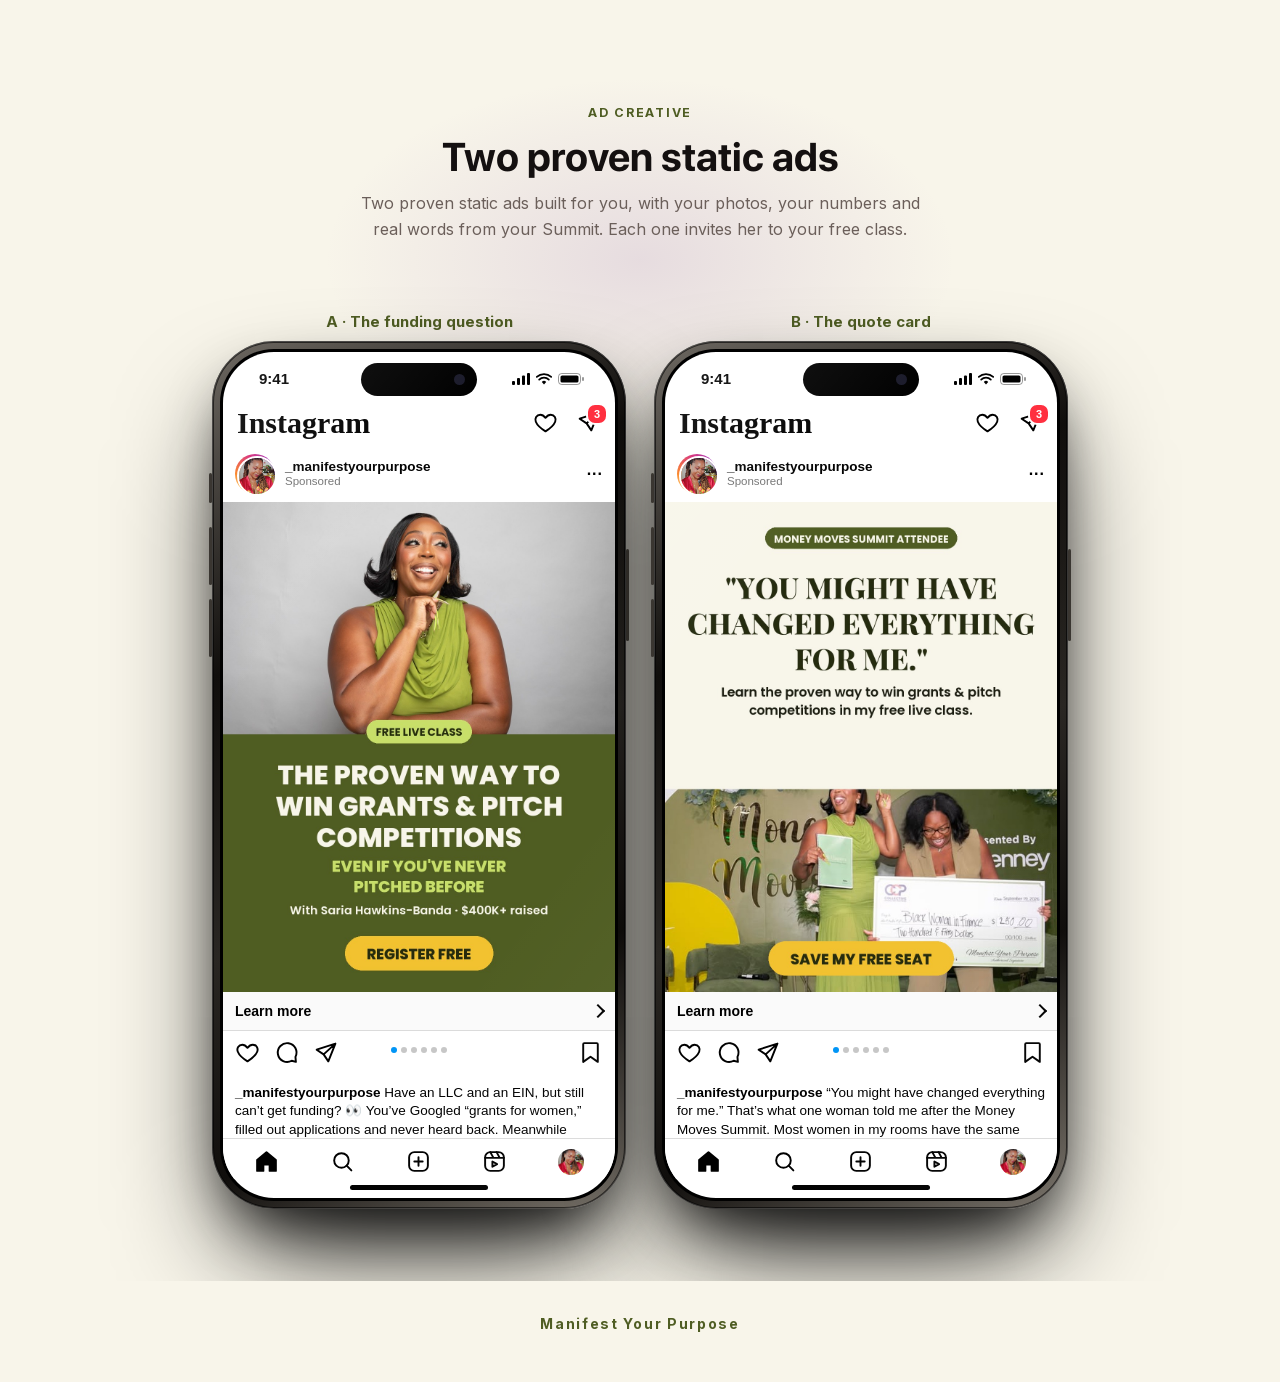
<file: static-ad/index.html>
<!doctype html>
<html lang="en">
<head>
  <meta charset="utf-8" />
  <meta name="viewport" content="width=device-width, initial-scale=1" />
  <title>Static ads · Saria Hawkins-Banda</title>
  <meta name="robots" content="noindex" />
  <link rel="icon" href="../assets/img/favicon.png" type="image/png" />
  <link rel="apple-touch-icon" href="../assets/img/apple-touch-icon.png" />
  <link rel="stylesheet" href="../assets/phone.css" />
  <style>
  @font-face{font-family:"SFD";src:url(../assets/fonts/sfpro-bold.woff2) format("woff2");font-weight:700;font-display:swap}
  @font-face{font-family:"Inter";src:url(../assets/fonts/inter-normal.woff2) format("woff2");font-weight:100 900;font-display:swap}
  :root{--accent:#4f5d23;--accent-ink:#fff;--display:SFD,Inter,sans-serif;--ease:cubic-bezier(.2,.7,.2,1);--ink:#141010;--muted:#6b5f5a;--r:18px;--w:1120px}
  html,body{background:#f8f5ea;color:#141010;margin:0;font-family:Inter,system-ui,sans-serif;overflow-x:hidden}
  .sa__intro{text-align:center;padding:44px 16px 12px}
  .eyebrow{color:#4f5d23;font:700 .78rem/1 Inter,sans-serif;letter-spacing:.14em;text-transform:uppercase;margin:0}
  .sa__title{font:700 clamp(28px,5vw,40px)/1.1 SFD,Inter,sans-serif;margin:.4em 0 .3em}
  .sa__note{color:#6b5f5a;max-width:580px;margin:0 auto 14px;font:400 16px/1.6 Inter,sans-serif}
  .hint{text-align:center;color:#6b5f5a;font:400 14px/1.5 Inter;padding:0 16px}
  .brandfoot{text-align:center;padding:34px 16px 50px;font:700 14px Inter;letter-spacing:.12em}
  .brandfoot b{color:#4f5d23}
  .ads2{display:flex;flex-wrap:wrap;justify-content:center;gap:28px}.stage .ads2{width:min(1280px,calc(100vw - 32px))}.ads2>div{min-width:0}.adlab{text-align:center;font:700 15px/1 Inter,sans-serif;color:#4f5d23;margin:0 0 12px}
</style>
<script>try{if("scrollRestoration" in history)history.scrollRestoration="manual"}catch(e){}addEventListener("load",function(){if(!location.hash){scrollTo(0,0)}});</script>
</head>
<body>
  <main class="page">
    <section class="sa">
      <div class="sa__glow" aria-hidden="true"></div>
      <div class="sa__intro">
        <p class="eyebrow">Ad creative</p>
        <h1 class="sa__title">Two proven static ads</h1>
        <p class="sa__note">Two proven static ads built for you, with your photos, your numbers and real words from your Summit. Each one invites her to your free class.</p>
      </div>
      <div class="stage">
        <div class="ads2"><div class="adcol"><p class="adlab">A &middot; The funding question</p><div class="phone-wrap" id="pw1">
          <div class="iphone">
            <span class="btn-side l" style="top:132px;height:30px"></span><span class="btn-side l" style="top:186px;height:58px"></span><span class="btn-side l" style="top:258px;height:58px"></span><span class="btn-side r" style="top:208px;height:92px"></span>
            <div class="screen">
              <div class="status"><span>9:41</span><span class="island"></span><span class="ic"><svg viewBox="0 0 18 12"><rect x="0" y="8" width="3" height="4" rx="1" fill="#000"/><rect x="5" y="5" width="3" height="7" rx="1" fill="#000"/><rect x="10" y="2.5" width="3" height="9.5" rx="1" fill="#000"/><rect x="15" y="0" width="3" height="12" rx="1" fill="#000"/></svg><svg viewBox="0 0 16 12"><path d="M8 11.5l2.2-2.6a3.2 3.2 0 0 0-4.4 0z" fill="#000"/><path d="M3.2 6.6a6.8 6.8 0 0 1 9.6 0" stroke="#000" stroke-width="1.8" fill="none" stroke-linecap="round"/><path d="M.8 3.9a10.5 10.5 0 0 1 14.4 0" stroke="#000" stroke-width="1.8" fill="none" stroke-linecap="round"/></svg><svg viewBox="0 0 27 12"><rect x=".5" y=".5" width="22" height="11" rx="3.2" fill="none" stroke="#000" opacity=".4"/><rect x="2.5" y="2.5" width="18" height="7" rx="1.6" fill="#000"/><rect x="24" y="4" width="2" height="4" rx="1" fill="#000" opacity=".4"/></svg></span></div>
              <div class="ig-top"><span class="ig-logo">Instagram</span><span class="ic"><svg viewBox="0 0 24 24"><path d="M12 20.5s-7.5-4.6-9.3-9.2C1.4 8 3.4 4.5 7 4.5c2.1 0 3.6 1.2 5 3 1.4-1.8 2.9-3 5-3 3.6 0 5.6 3.5 4.3 6.8-1.8 4.6-9.3 9.2-9.3 9.2z"/></svg><span style="position:relative"><svg viewBox="0 0 24 24"><path d="M21.5 3.5L10.2 13.8M21.5 3.5l-6.8 17-4.5-6.7-6.7-4.5z"/></svg><span class="ig-badge">3</span></span></span></div>
              <div class="feed">
                <div class="post-head"><span class="avatar-ring"><img src="../assets/img/pfp.jpg" alt="" /></span><span class="who"><b>_manifestyourpurpose</b><small>Sponsored</small></span><span class="dots3">&middot;&middot;&middot;</span></div>
                <a class="post-media" style="aspect-ratio:4/5" href="../register/" target="_blank" rel="noopener"><img src="../assets/img/ads/static-a.jpg?v=4" alt="Static ad A" /></a><a class="cta-strip" href="../register/" target="_blank" rel="noopener">Learn more<i></i></a>
                <div class="actions"><svg viewBox="0 0 24 24"><path d="M12 20.5s-7.5-4.6-9.3-9.2C1.4 8 3.4 4.5 7 4.5c2.1 0 3.6 1.2 5 3 1.4-1.8 2.9-3 5-3 3.6 0 5.6 3.5 4.3 6.8-1.8 4.6-9.3 9.2-9.3 9.2z"/></svg><svg viewBox="0 0 24 24"><path d="M20.6 16.2A9 9 0 1 0 17 19.9L21 21z"/></svg><svg viewBox="0 0 24 24"><path d="M21.5 3.5L10.2 13.8M21.5 3.5l-6.8 17-4.5-6.7-6.7-4.5z"/></svg><span class="cdots" id="cdots"><span class="on"></span><span></span><span></span><span></span><span></span><span></span></span><span class="spacer"></span><svg viewBox="0 0 24 24"><path d="M19 21l-7-5-7 5V4a1 1 0 0 1 1-1h12a1 1 0 0 1 1 1z"/></svg></div>
                
                <p class="caption"><b>_manifestyourpurpose</b> Have an LLC and an EIN, but still can&rsquo;t get funding? &#128064; You&rsquo;ve Googled &ldquo;grants for women,&rdquo; filled out applications and never heard back. Meanwhile you&rsquo;re paying for inventory, events and ads out of your own pocket. It&rsquo;s not your fault. Funders don&rsquo;t fund confusion. They fund clarity, real numbers and a story they believe in. I&rsquo;ve raised over $400K in non-dilutive funding for my own business, and I went from Goldman Sachs 10,000 Small Businesses scholar to advisor. In my free live class I&rsquo;ll show you how to get funder-ready, find the money that fits you, and pitch your story so you win. Even if you&rsquo;ve never pitched before. Comment the word FUNDED and I&rsquo;ll send you the link to save your free seat.</p>
                
                <p class="stamp">2 hours ago</p>
              </div>
              <div class="tabbar"><svg viewBox="0 0 24 24"><path d="M3 10.5L12 3l9 7.5V21h-6v-6H9v6H3z" fill="#000"/></svg><svg viewBox="0 0 24 24"><circle cx="11" cy="11" r="7"/><path d="M20.5 20.5l-4.5-4.5"/></svg><svg viewBox="0 0 24 24"><rect x="3" y="3" width="18" height="18" rx="5"/><path d="M12 8v8M8 12h8"/></svg><svg viewBox="0 0 24 24"><rect x="3" y="3" width="18" height="18" rx="5"/><path d="M3 8.5h18M8 3l3 5.5M14 3l3 5.5M10 12v5l4.5-2.5z"/></svg><img class="me" src="../assets/img/pfp.jpg" alt="" /></div>
              <div class="homebar"></div>
            </div>
          </div>
          
        </div></div><div class="adcol"><p class="adlab">B &middot; The quote card</p><div class="phone-wrap" id="pw2">
          <div class="iphone">
            <span class="btn-side l" style="top:132px;height:30px"></span><span class="btn-side l" style="top:186px;height:58px"></span><span class="btn-side l" style="top:258px;height:58px"></span><span class="btn-side r" style="top:208px;height:92px"></span>
            <div class="screen">
              <div class="status"><span>9:41</span><span class="island"></span><span class="ic"><svg viewBox="0 0 18 12"><rect x="0" y="8" width="3" height="4" rx="1" fill="#000"/><rect x="5" y="5" width="3" height="7" rx="1" fill="#000"/><rect x="10" y="2.5" width="3" height="9.5" rx="1" fill="#000"/><rect x="15" y="0" width="3" height="12" rx="1" fill="#000"/></svg><svg viewBox="0 0 16 12"><path d="M8 11.5l2.2-2.6a3.2 3.2 0 0 0-4.4 0z" fill="#000"/><path d="M3.2 6.6a6.8 6.8 0 0 1 9.6 0" stroke="#000" stroke-width="1.8" fill="none" stroke-linecap="round"/><path d="M.8 3.9a10.5 10.5 0 0 1 14.4 0" stroke="#000" stroke-width="1.8" fill="none" stroke-linecap="round"/></svg><svg viewBox="0 0 27 12"><rect x=".5" y=".5" width="22" height="11" rx="3.2" fill="none" stroke="#000" opacity=".4"/><rect x="2.5" y="2.5" width="18" height="7" rx="1.6" fill="#000"/><rect x="24" y="4" width="2" height="4" rx="1" fill="#000" opacity=".4"/></svg></span></div>
              <div class="ig-top"><span class="ig-logo">Instagram</span><span class="ic"><svg viewBox="0 0 24 24"><path d="M12 20.5s-7.5-4.6-9.3-9.2C1.4 8 3.4 4.5 7 4.5c2.1 0 3.6 1.2 5 3 1.4-1.8 2.9-3 5-3 3.6 0 5.6 3.5 4.3 6.8-1.8 4.6-9.3 9.2-9.3 9.2z"/></svg><span style="position:relative"><svg viewBox="0 0 24 24"><path d="M21.5 3.5L10.2 13.8M21.5 3.5l-6.8 17-4.5-6.7-6.7-4.5z"/></svg><span class="ig-badge">3</span></span></span></div>
              <div class="feed">
                <div class="post-head"><span class="avatar-ring"><img src="../assets/img/pfp.jpg" alt="" /></span><span class="who"><b>_manifestyourpurpose</b><small>Sponsored</small></span><span class="dots3">&middot;&middot;&middot;</span></div>
                <a class="post-media" style="aspect-ratio:4/5" href="../register/" target="_blank" rel="noopener"><img src="../assets/img/ads/static-b.jpg?v=4" alt="Static ad B" /></a><a class="cta-strip" href="../register/" target="_blank" rel="noopener">Learn more<i></i></a>
                <div class="actions"><svg viewBox="0 0 24 24"><path d="M12 20.5s-7.5-4.6-9.3-9.2C1.4 8 3.4 4.5 7 4.5c2.1 0 3.6 1.2 5 3 1.4-1.8 2.9-3 5-3 3.6 0 5.6 3.5 4.3 6.8-1.8 4.6-9.3 9.2-9.3 9.2z"/></svg><svg viewBox="0 0 24 24"><path d="M20.6 16.2A9 9 0 1 0 17 19.9L21 21z"/></svg><svg viewBox="0 0 24 24"><path d="M21.5 3.5L10.2 13.8M21.5 3.5l-6.8 17-4.5-6.7-6.7-4.5z"/></svg><span class="cdots" id="cdots"><span class="on"></span><span></span><span></span><span></span><span></span><span></span></span><span class="spacer"></span><svg viewBox="0 0 24 24"><path d="M19 21l-7-5-7 5V4a1 1 0 0 1 1-1h12a1 1 0 0 1 1 1z"/></svg></div>
                
                <p class="caption"><b>_manifestyourpurpose</b> &ldquo;You might have changed everything for me.&rdquo; That&rsquo;s what one woman told me after the Money Moves Summit. Most women in my rooms have the same story: a real business, real customers, and no idea how to get the grants and pitch prizes other owners seem to win. So I&rsquo;m teaching the whole process in a free live class. Step 1, get funder-ready. Step 2, find the money that fits you. Step 3, pitch your story and win. Comment the word FUNDED and I&rsquo;ll send you your seat.</p>
                
                <p class="stamp">2 hours ago</p>
              </div>
              <div class="tabbar"><svg viewBox="0 0 24 24"><path d="M3 10.5L12 3l9 7.5V21h-6v-6H9v6H3z" fill="#000"/></svg><svg viewBox="0 0 24 24"><circle cx="11" cy="11" r="7"/><path d="M20.5 20.5l-4.5-4.5"/></svg><svg viewBox="0 0 24 24"><rect x="3" y="3" width="18" height="18" rx="5"/><path d="M12 8v8M8 12h8"/></svg><svg viewBox="0 0 24 24"><rect x="3" y="3" width="18" height="18" rx="5"/><path d="M3 8.5h18M8 3l3 5.5M14 3l3 5.5M10 12v5l4.5-2.5z"/></svg><img class="me" src="../assets/img/pfp.jpg" alt="" /></div>
              <div class="homebar"></div>
            </div>
          </div>
          
        </div></div></div>
      </div>
      
    </section>
  </main>
  <footer class="brandfoot"><b>Manifest Your Purpose</b></footer>
  
</body>
</html>
</file>
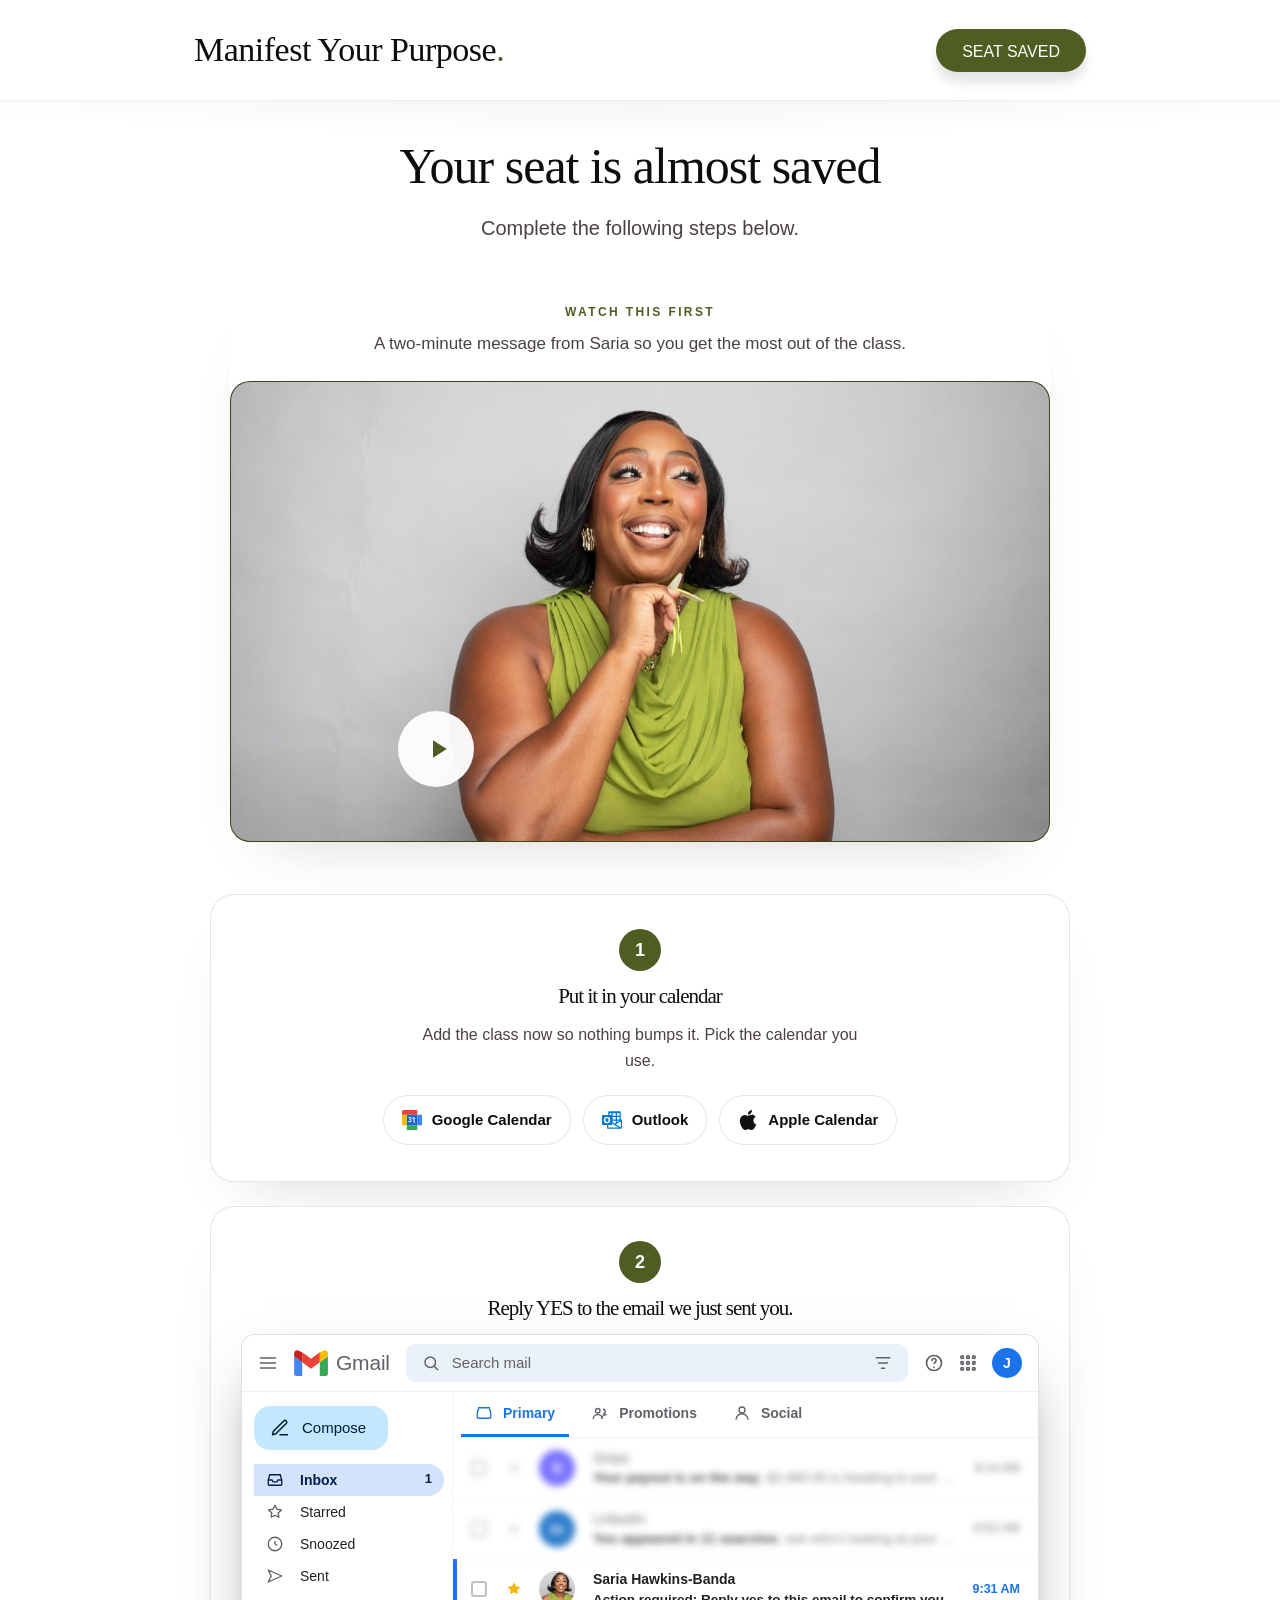
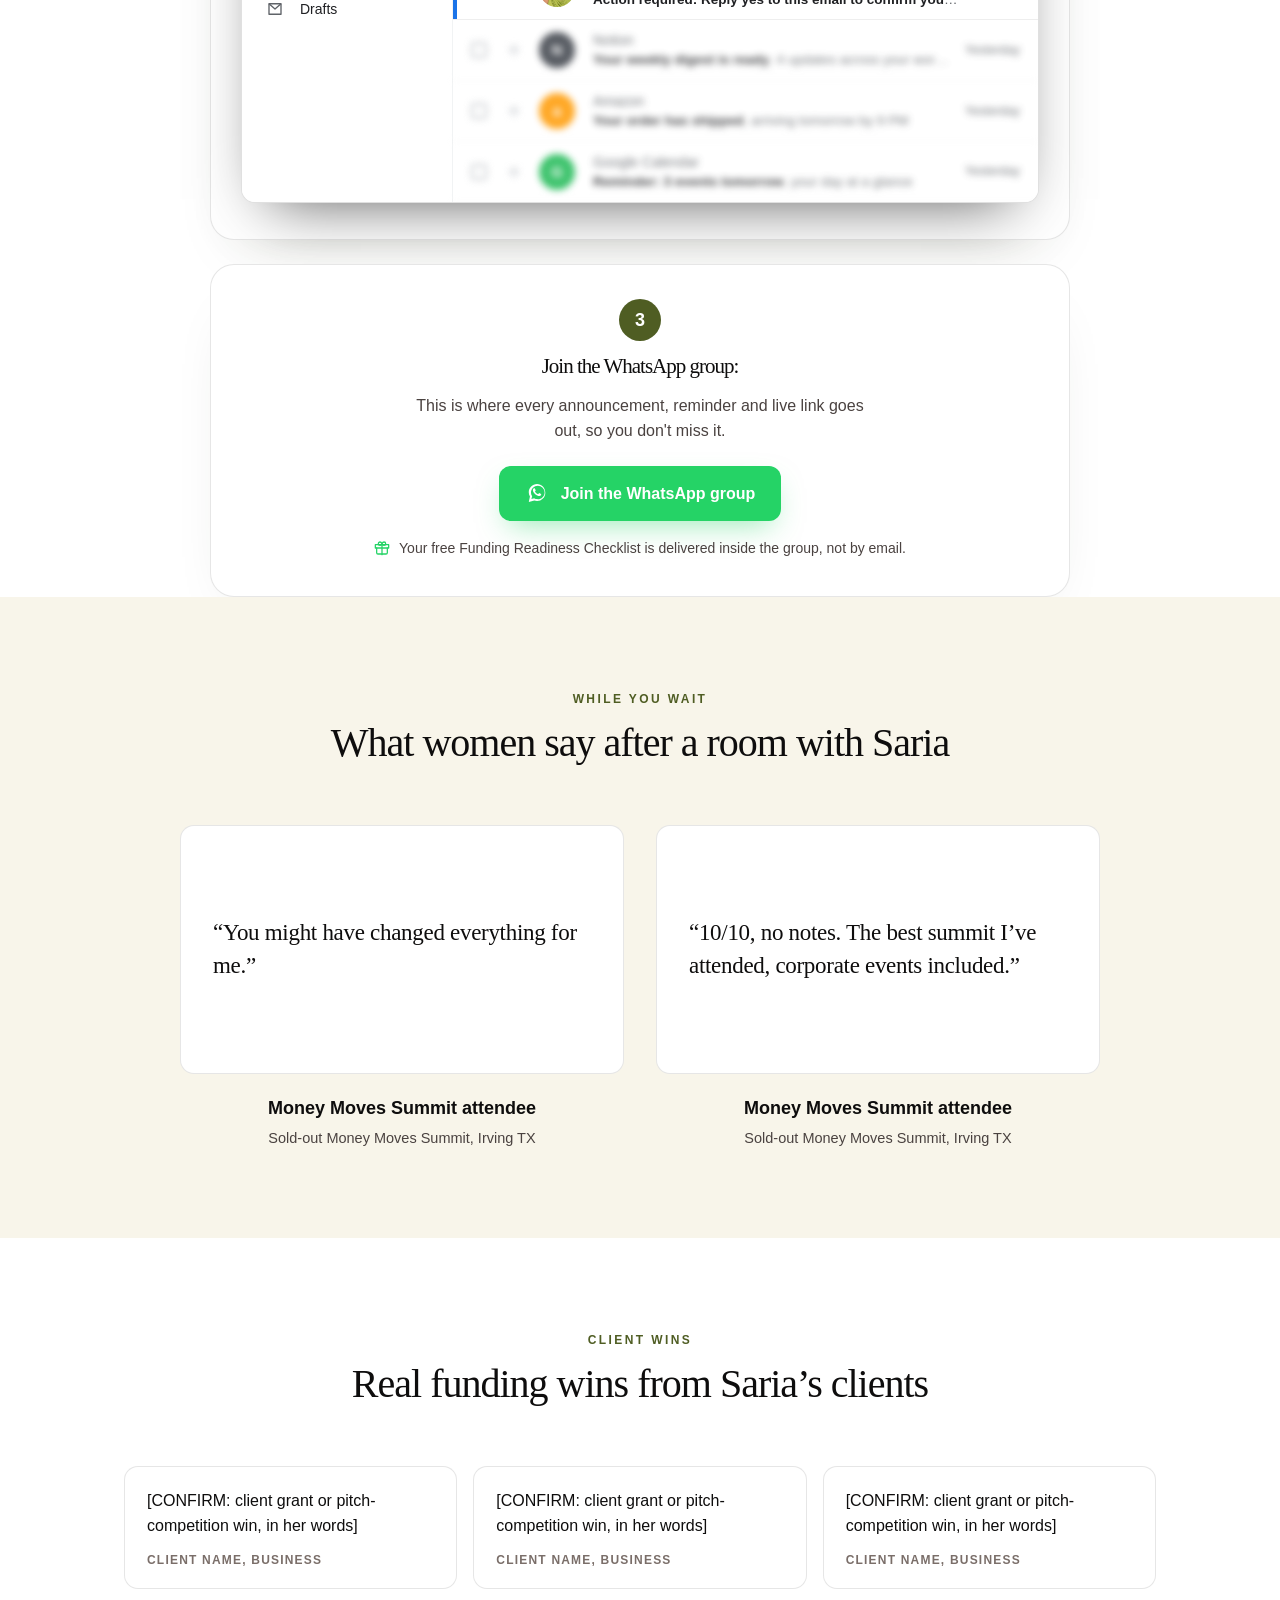
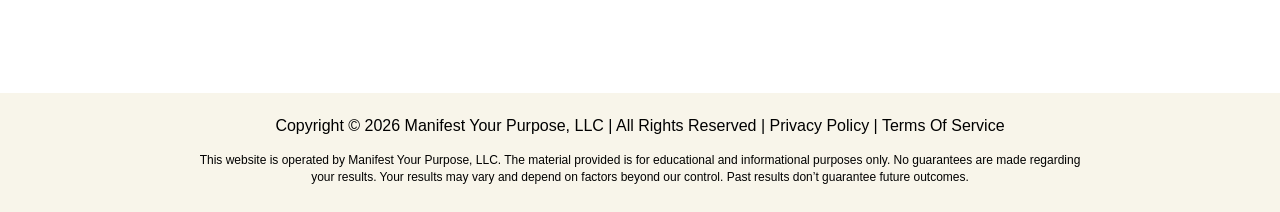
<file: thank-you/index.html>
<!DOCTYPE html>
<html lang="en">
<head>
<meta charset="utf-8">
<meta name="viewport" content="width=device-width, initial-scale=1, viewport-fit=cover">
<title>You&rsquo;re almost there · Money Moves Masterclass</title>
<meta name="description" content="Complete the steps below to confirm your seat.">
<meta name="robots" content="noindex">
  <link rel="icon" href="../assets/img/favicon.png" type="image/png" />
  <link rel="apple-touch-icon" href="../assets/img/apple-touch-icon.png" />
<script>try{if("scrollRestoration" in history)history.scrollRestoration="manual"}catch(e){}addEventListener("load",function(){if(!location.hash)scrollTo(0,0)});</script>
<link rel="preconnect" href="https://fonts.googleapis.com">
<link rel="preconnect" href="https://fonts.gstatic.com" crossorigin>
<link href="https://fonts.googleapis.com/css2?family=Playfair+Display:ital,wght@0,600;0,700;1,600&family=Poppins:wght@400;500;600;700&display=swap" rel="stylesheet">
<link rel="stylesheet" href="../assets/funnel.css?v=1">
<style>
  @font-face{font-family:"SFD";src:url(../assets/fonts/sfpro-bold.woff2) format("woff2");font-weight:700;font-display:swap}
  @font-face{font-family:"Inter";src:url(../assets/fonts/inter-normal.woff2) format("woff2");font-weight:100 900;font-display:swap}
  :root{
    --bg:#f8f5ea;--surface:#ffffff;--surface-2:#f8f5ea;
    --line:rgba(14,13,13,.10);--line-soft:rgba(14,13,13,.06);
    --text:#0e0d0d;--text-2:#4a4240;--text-3:#7a6e69;
    --accent:#4f5d23;--accent-2:#a3c93a;--accent-ink:#ffffff;
    --accent-soft:rgba(79,93,35,.10);--accent-glow:rgba(79,93,35,.28);
    --radius:22px;--maxw:1080px;
    --font:Poppins,Inter,-apple-system,BlinkMacSystemFont,"Segoe UI",Roboto,Helvetica,Arial,sans-serif;
  }
  h1,h2,h3{font-family:"Playfair Display",Georgia,serif}:root{--display:"Playfair Display",Georgia,serif;--sans:Poppins,system-ui,sans-serif}body{font-family:Poppins,system-ui,sans-serif}
  *{box-sizing:border-box}
  html{scroll-behavior:smooth}
  body{margin:0;background:var(--bg);color:var(--text);font-family:var(--font);
    -webkit-font-smoothing:antialiased;line-height:1.6;overflow-x:hidden}
  img{max-width:100%;display:block}
  a{color:inherit;text-decoration:none}
  .wrap{max-width:var(--maxw);margin:0 auto;padding:0 24px}
  .narrow{max-width:860px}
  h1,h2,h3{margin:0;letter-spacing:-.02em}
  h1{font-size:clamp(32px,5vw,50px);line-height:1.07;font-weight:800}
  .eyebrow{display:inline-block;font-size:12px;font-weight:700;letter-spacing:.2em;
    text-transform:uppercase;color:var(--accent);margin:0 0 16px}
  .lead{font-size:clamp(17px,2vw,20px);color:var(--text-2);margin:18px 0 0}

  /* top = branding only, NO bar */
  .topbrand{max-width:var(--maxw);margin:0 auto;padding:26px 24px}
  .brand{display:inline-flex;align-items:center;gap:10px;font-weight:700;font-size:18px}
  .brand .mark{width:26px;height:26px;color:var(--accent)}

  .hero{text-align:center;padding:40px 0 20px;position:relative;overflow:hidden}
  .hero::before{content:"";position:absolute;inset:0;pointer-events:none;
    background:radial-gradient(120% 70% at 50% -20%, var(--accent-soft), transparent 60%)}
  .hero .wrap{position:relative}

  /* ---- PREPARATION VIDEO (faux player) ---- */
  .prep{max-width:820px;margin:34px auto 4px;text-align:center}
  .prep .eyebrow{margin-bottom:12px}
  .prep-line{font-size:clamp(15px,1.6vw,17px);color:var(--text-2);margin:0 0 24px}
  .prep-player{position:relative;aspect-ratio:16/9;border-radius:20px;overflow:hidden;
    border:1px solid var(--line);background:#3f4a1c;cursor:pointer}
  .prep-player img{position:absolute;inset:0;width:100%;height:100%;object-fit:cover}
  .prep-player::after{display:none}
  .prep-play{position:absolute;top:80%;left:25%;transform:translate(-50%,-50%);z-index:2;
    width:76px;height:76px;border-radius:50%;display:grid;place-items:center;
    background:rgba(255,255,255,.95);color:#0b0c0e;
    transition:transform .3s ease,background .3s ease}
  .prep-play svg{width:30px;height:30px;margin-left:4px}
  .prep-player:hover .prep-play{transform:translate(-50%,-50%) scale(1.06);background:#fff}

  /* ---- STEPS (centre-aligned) ---- */
  .steps{max-width:860px;margin:52px auto 0;display:flex;flex-direction:column;gap:24px}
  .step{background:var(--surface);border:1px solid var(--line);border-radius:20px;
    padding:34px 30px 36px;position:relative;text-align:center}
  .step-h{display:flex;flex-direction:column;align-items:center;gap:14px;margin-bottom:14px}
  .step-n{flex:none;width:42px;height:42px;border-radius:50%;display:grid;place-items:center;
    background:var(--accent-soft);color:var(--accent);font-weight:800;font-size:18px;
    border:1px solid color-mix(in srgb,var(--accent) 40%,transparent)}
  .step-h h3{font-size:21px;font-weight:700;max-width:30ch}
  .step p.sub{margin:0 auto 22px;color:var(--text-2);font-size:16px;max-width:52ch}
  .step .pad{padding-left:0;display:flex;flex-direction:column;align-items:center}

  /* ---- calendar buttons (with brand logos) ---- */
  .cal-btns{display:flex;flex-wrap:wrap;gap:12px;justify-content:center}
  .cal-btn{display:inline-flex;align-items:center;gap:10px;font-weight:600;font-size:15px;
    color:var(--text);background:var(--surface-2);border:1px solid var(--line);
    border-radius:11px;padding:12px 18px;transition:border-color .2s ease,transform .2s ease}
  .cal-btn:hover{border-color:color-mix(in srgb,var(--accent) 45%,var(--line));transform:translateY(-2px)}
  .cal-btn svg{width:20px;height:20px;flex:none}

  /* =====================================================================
     GMAIL MOCKUP (Step 2), mimics real Gmail inbox
     ===================================================================== */
  .gmail{border-radius:14px;overflow:hidden;background:#fff;color:#202124;
    border:1px solid rgba(0,0,0,.12);box-shadow:0 24px 60px -28px rgba(0,0,0,.7);
    font-size:14px;line-height:1.3;text-align:left;width:100%;margin:0 auto}
  .gm-top{display:flex;align-items:center;gap:16px;padding:9px 16px;
    border-bottom:1px solid #eceff1;background:#fff}
  .gm-burger{width:20px;height:20px;color:#5f6368;flex:none}
  .gm-logo{display:flex;align-items:center;gap:8px;flex:none}
  .gm-logo svg{width:34px;height:26px}
  .gm-logo span{font-size:21px;color:#5f6368;font-weight:400;letter-spacing:-.01em}
  .gm-search{flex:1;max-width:560px;display:flex;align-items:center;gap:12px;
    background:#eaf1fb;border-radius:9px;padding:9px 16px;color:#5f6368}
  .gm-search svg{width:18px;height:18px;flex:none}
  .gm-search .ph{flex:1;font-size:15px}
  .gm-top-r{display:flex;align-items:center;gap:14px;margin-left:auto;color:#5f6368}
  .gm-top-r svg{width:20px;height:20px}
  .gm-ava{width:30px;height:30px;border-radius:50%;background:#1a73e8;color:#fff;
    display:grid;place-items:center;font-weight:600;font-size:14px}
  .gm-body{display:flex;min-height:340px}
  /* left rail */
  .gm-rail{width:210px;flex:none;padding:10px 8px 10px 12px;background:#fff}
  .gm-compose{display:inline-flex;align-items:center;gap:12px;background:#c2e7ff;color:#001d35;
    font-weight:500;font-size:15px;border-radius:16px;padding:12px 22px 12px 16px;margin:4px 0 14px}
  .gm-compose svg{width:20px;height:20px}
  .gm-nav div{display:flex;align-items:center;gap:16px;padding:7px 12px;border-radius:0 16px 16px 0;
    color:#202124;font-size:14px;font-weight:500}
  .gm-nav div svg{width:18px;height:18px;color:#5f6368;flex:none}
  .gm-nav div.on{background:#d3e3fd;color:#041e49;font-weight:700}
  .gm-nav div.on svg{color:#041e49}
  .gm-nav div .ct{margin-left:auto;font-size:13px;color:#5f6368}
  .gm-nav div.on .ct{color:#041e49}
  /* list */
  .gm-main{flex:1;border-left:1px solid #f1f3f4;background:#fff;min-width:0}
  .gm-tools{display:flex;align-items:center;gap:18px;padding:8px 18px;color:#5f6368;
    border-bottom:1px solid #f1f3f4}
  .gm-tools .cb{width:16px;height:16px;border:2px solid #5f6368;border-radius:3px}
  .gm-tools svg{width:18px;height:18px}
  .gm-tabs{display:flex;align-items:center;gap:8px;padding:0 8px;border-bottom:1px solid #f1f3f4}
  .gm-tab{display:flex;align-items:center;gap:10px;padding:12px 14px;font-size:14px;color:#5f6368;
    font-weight:600;border-bottom:3px solid transparent}
  .gm-tab.on{color:#1a73e8;border-bottom-color:#1a73e8}
  .gm-tab svg{width:18px;height:18px}
  .gm-row{display:grid;grid-template-columns:20px 20px 40px 1fr auto;align-items:center;gap:14px;
    padding:11px 18px;border-bottom:1px solid #f5f5f5;cursor:pointer}
  .gm-row .cb{width:16px;height:16px;border:2px solid #bdc1c6;border-radius:3px}
  .gm-row .star{width:18px;height:18px;color:#dadce0}
  .gm-av{width:36px;height:36px;border-radius:50%;color:#fff;display:grid;place-items:center;
    font-weight:600;font-size:15px;overflow:hidden}
  .gm-av img{width:100%;height:100%;object-fit:cover}
  .gm-txt{min-width:0;display:flex;flex-direction:column;gap:2px;overflow:hidden}
  .gm-sender{font-size:14px;color:#5f6368}
  .gm-line{font-size:13.5px;color:#5f6368;white-space:nowrap;overflow:hidden;text-overflow:ellipsis}
  .gm-line b{color:#202124}
  .gm-time{font-size:12.5px;color:#5f6368;white-space:nowrap}
  .gm-blur{filter:blur(3.5px);opacity:.85;user-select:none}
  /* the one real email, unread */
  .gm-hot{background:#fff;box-shadow:inset 4px 0 0 #1a73e8;border-bottom:1px solid #eee}
  .gm-hot .gm-sender{color:#202124;font-weight:700}
  .gm-hot .gm-line b{font-weight:700}
  .gm-hot .gm-time{color:#1a73e8;font-weight:700}
  .gm-hot .star{color:#f4b400}

  /* =====================================================================
     WHATSAPP JOIN (Step 3), exact WhatsApp branding
     ===================================================================== */
  .wa-btn{display:inline-flex;align-items:center;gap:12px;background:#25D366;color:#fff;
    font-weight:700;font-size:16px;border-radius:12px;padding:15px 26px;
    box-shadow:0 12px 30px -10px rgba(37,211,102,.5);transition:transform .2s ease,filter .2s ease}
  .wa-btn:hover{transform:translateY(-2px);filter:brightness(1.04)}
  .wa-btn svg{width:24px;height:24px}
  .wa-note{display:flex;align-items:center;justify-content:center;gap:9px;margin-top:16px;
    font-size:14px;color:var(--text-2);text-align:left}
  .wa-note svg{width:16px;height:16px;color:#25D366;flex:none}

  /* ---- WHILE YOU WAIT videos (2-up, centred below) ---- */
  .section{padding:88px 0;position:relative}
  .tint{background:
    linear-gradient(180deg, transparent, rgba(255,255,255,.022) 22%, rgba(255,255,255,.022) 78%, transparent),
    radial-gradient(80% 120% at 50% 0%, rgba(255,255,255,.03), transparent 60%)}
  h2{font-size:clamp(26px,4vw,40px);line-height:1.1;font-weight:800}
  .sec-head{text-align:center;max-width:720px;margin:0 auto 60px}
  .vgrid{display:grid;grid-template-columns:repeat(2,1fr);gap:32px;max-width:920px;margin:0 auto}
  .vcard{text-align:center}
  .vframe{aspect-ratio:16/9;border-radius:14px;overflow:hidden;position:relative;
    background:linear-gradient(160deg,#0f1216,#0a0b0d);border:1px solid var(--line);
    display:grid;place-items:center}
  .vplay{width:60px;height:60px;border-radius:50%;background:rgba(255,255,255,.94);
    color:#0b0c0e;display:grid;place-items:center;box-shadow:0 10px 30px rgba(0,0,0,.5)}
  .vname{font-size:18px;font-weight:700;margin:20px 0 4px}
  .vdesc{font-size:14.5px;color:var(--text-2);margin:0 auto;max-width:34ch}

  /* footer (branding-only banner), softly introduced, no hard line */
  .foot{position:relative;background:linear-gradient(180deg, transparent, var(--surface) 46%);
    display:flex;align-items:center;justify-content:center;padding:40px 0 24px}
  .foot::before{content:"";position:absolute;top:0;left:0;right:0;height:1px;
    background:linear-gradient(90deg,transparent,var(--line-soft),transparent)}
  .foot .brand{font-size:17px}.foot .mark{width:24px;height:24px}

  @media(max-width:820px){
    .gm-rail{display:none}
    .gm-main{border-left:none}
    .vgrid{grid-template-columns:1fr}
    .gm-search{max-width:none}
  }
  @media(max-width:560px){
    .step{padding:26px 20px}.step .pad{padding-left:0}
    .gm-row{grid-template-columns:36px 1fr auto;gap:10px}
    .gm-row .cb,.gm-row .star{display:none}
    .gm-logo span{display:none}
  }
  @media(prefers-reduced-motion:reduce){
    html{scroll-behavior:auto}
    *,*::before,*::after{transition:none !important;animation:none !important}
  }

  
  .shot{aspect-ratio:437/630!important}
  .shot img{width:100%;height:100%;object-fit:cover;object-position:top}
  .vquote{display:flex;align-items:center;justify-content:center;padding:28px 32px;text-align:left;background:linear-gradient(160deg,var(--surface-2),var(--surface))!important}
  .vquote p{margin:0;font:700 clamp(17px,2vw,21px)/1.4 SFD,Inter,sans-serif;color:var(--text)}
  .wall{columns:3 280px;column-gap:16px}
  .wq{break-inside:avoid;margin:0 0 16px;background:var(--surface);border:1px solid var(--line);border-radius:14px;padding:22px 22px 18px}
  .wq blockquote{margin:0;font-size:16px;line-height:1.55;color:var(--text)}
  .wq figcaption{margin-top:12px;font-size:12px;font-weight:700;letter-spacing:.1em;text-transform:uppercase;color:var(--text-3)}

  /* matches the register page: light cream, same cards and type */
  body{background:var(--bg)!important;color:var(--text)}
  h1,h2,h3{font-family:var(--display)!important;font-weight:700!important;letter-spacing:-.025em}
  .tint{background:linear-gradient(180deg,var(--bg),#eef0dc)!important}
  .step,.prep,.typeform-shell{box-shadow:0 30px 60px -40px rgba(45,52,20,.25)}
  .step{background:#fff!important;border:1px solid var(--line)!important;border-radius:24px!important}
  .step-n{background:var(--accent)!important;color:#fff!important}
  .cal-btn{background:#fff!important;color:var(--text)!important;border:1px solid var(--line)!important;border-radius:999px!important}
  .vplay{background:#fff!important;color:var(--accent)!important;box-shadow:0 10px 30px rgba(79,93,35,.25)!important}
  .prep-play{color:var(--accent)!important}
  .vquote{background:#fff!important;border:1px solid var(--line)}
  .wq{background:#fff!important}
  .replay-frame{border-radius:24px!important;box-shadow:0 40px 80px -40px rgba(45,52,20,.45)}
  .pill-eb{margin-bottom:16px}

  /* same look as the register page: EB Garamond headings, Josefin Sans text, white header, cream bands */
  :root{--display:"EB Garamond",Garamond,Georgia,serif;--sans:"Josefin Sans",-apple-system,Helvetica,Arial,sans-serif;--font:"Josefin Sans",-apple-system,Helvetica,Arial,sans-serif;--nude:#e9ead6}
  body{background:#fff!important;font-family:var(--sans)!important}
  h1,h2,h3{font-family:var(--display)!important;font-weight:500!important;letter-spacing:-1px!important;color:var(--ink)}
  h1 em,h2 em{font-style:italic;font-weight:600}
  .tint{background:var(--cream,#f8f5ea)!important}
  .jd-head{background:#fff!important;backdrop-filter:none!important;-webkit-backdrop-filter:none!important;border:0!important;box-shadow:0 1px 3px rgba(0,0,0,.05)}
  .jd-head .row{height:100px;max-width:940px}
  .jd-head .logo{font:500 34px/1 var(--display);letter-spacing:-.5px}
  .jd-pill{display:inline-flex;align-items:center;border-radius:50px;background:#4f5d23;color:#fff;font:500 16px/1 var(--sans);text-transform:uppercase;padding:15px 26px 12px;box-shadow:0 10px 11px rgba(0,0,0,.11)}
  .cta{background:none!important;border:0!important;padding:0!important}
  .cta span{background:#4f5d23!important;font:500 18px/1 var(--sans)!important;letter-spacing:0!important;padding:16px 30px 13px!important;box-shadow:0 10px 11px rgba(0,0,0,.11)!important}
  .cta span::after{display:none!important}
  .step-n{font-family:var(--sans)!important}
  .jd-foot{background:#f8f5ea;text-align:center;padding:22px 20px 26px;color:#000}
  .jd-foot p{margin:0 auto;max-width:900px}
  .jd-foot .c1{margin-bottom:14px;font:400 16px/1.4 var(--sans)}
  .jd-foot .c2{font:300 12px/1.45 var(--sans)}
  @media(max-width:640px){.jd-head .row{height:64px}.jd-head .logo{font-size:28px}.jd-pill{font-size:13px;padding:12px 16px 10px}}
  .vquote p{font-family:var(--display)!important;font-weight:500!important;font-size:clamp(19px,2.2vw,23px)!important;letter-spacing:-.3px}
</style>
</head>
<body>

<header class="jd-head">
  <div class="wrap row">
    <span class="logo">Manifest Your Purpose<i>.</i></span>
    <span class="jd-pill">Seat saved</span>
  </div>
</header>

  <!-- ============ HERO ============ -->
  <section class="hero">
    <div class="wrap narrow">
      <h1>Your seat is almost saved</h1>
      <p class="lead">Complete the following steps below.</p>
    </div>
  </section>

  <!-- ============ PREPARATION VIDEO ============ -->
  <section class="wrap">
    <div class="prep">
      <span class="eyebrow">Watch this first</span>
      <p class="prep-line">A two-minute message from Saria so you get the most out of the class.</p>
      
      <div class="prep-player" role="img" aria-label="Preparation video">
        <img src="../assets/img/prep-thumb.jpg?v=2" alt="" onerror="this.style.display='none'">
        <span class="prep-play"><svg viewBox="0 0 24 24" fill="currentColor" aria-hidden="true"><path d="M8 5v14l11-7z"/></svg></span>
      </div>
    </div>
  </section>

  <!-- ============ STEPS ============ -->
  <div class="wrap">
    <div class="steps">

      <!-- STEP 1 · calendar -->
      <div class="step">
        <div class="step-h">
          <span class="step-n">1</span>
          <h3>Put it in your calendar</h3>
        </div>
        <div class="pad">
          <p class="sub">Add the class now so nothing bumps it. Pick the calendar you use.</p>
          <div class="cal-btns">
            <a class="cal-btn" id="calGoogle" href="#" target="_blank" rel="noopener">
              <svg viewBox="0 0 24 24" aria-hidden="true"><path fill="#4285F4" d="M18.316 5.684H24v12.632h-5.684z"/><path fill="#34A853" d="M5.684 24h12.632v-5.684H5.684z"/><path fill="#FBBC05" d="M0 5.684h5.684v12.632H0z"/><path fill="#EA4335" d="M18.316 5.684V0H1.895A1.894 1.894 0 0 0 0 1.895v3.789h5.684V5.684z"/><path fill="#188038" d="M18.316 18.316H5.684V24h12.632z" opacity="0"/><path fill="#4285F4" d="M18.316 18.316V24H24v-5.684z" opacity="0"/><path fill="#1967D2" d="M18.316 5.684H5.684v12.632h12.632z"/><path fill="#fff" d="M9.6 14.9c-.53 0-.98-.15-1.35-.46-.36-.31-.6-.72-.72-1.24l1.09-.45c.07.28.19.5.37.66.18.16.4.24.66.24.27 0 .48-.07.65-.22.16-.15.25-.34.25-.57 0-.24-.09-.43-.28-.58-.18-.15-.42-.22-.72-.22h-.51V11h.46c.26 0 .48-.07.65-.21.17-.14.26-.33.26-.57 0-.21-.08-.38-.23-.5-.15-.13-.35-.19-.58-.19-.23 0-.42.06-.56.19-.14.12-.24.28-.31.46l-1.08-.45c.11-.31.32-.59.62-.83.3-.24.69-.36 1.16-.36.35 0 .66.07.94.2.28.14.5.32.66.56.16.24.24.51.24.8 0 .3-.07.55-.22.76-.14.2-.32.36-.53.47v.06c.28.12.5.3.68.55.17.24.26.53.26.87 0 .34-.09.64-.26.91-.17.26-.41.47-.71.62-.3.15-.65.23-1.03.23z"/><path fill="#fff" d="M13.9 9.9l-1.19.86-.6-.9 2.14-1.54h.82v7.34H13.9z"/></svg>
              Google Calendar
            </a>
            <a class="cal-btn" id="calOutlook" href="#" target="_blank" rel="noopener">
              <svg viewBox="0 0 24 24" fill="#0078D4" aria-hidden="true"><path d="M7.88 12.04q0 .45-.11.87-.1.41-.33.74-.22.33-.58.52-.37.2-.87.2t-.85-.2q-.35-.21-.57-.55-.22-.33-.33-.75-.1-.42-.1-.86t.1-.87q.1-.43.34-.76.22-.34.59-.54.36-.2.87-.2t.86.2q.35.21.57.55.22.34.31.77.1.43.1.88zM24 12v9.38q0 .46-.33.8-.33.32-.8.32H7.13q-.46 0-.8-.33-.32-.33-.32-.8V18H1q-.41 0-.7-.3-.3-.29-.3-.7V7q0-.41.3-.7Q.58 6 1 6h6.5V2.55q0-.44.3-.75.3-.3.75-.3h12.9q.44 0 .75.3.3.3.3.75V10.85l1.24.72h.01q.1.07.18.18.07.12.07.25zm-6-8.25v3h3v-3zm0 4.5v3h3v-3zm0 4.5v1.83l3.05-1.83zm-5.25-9v3h3.75v-3zm0 4.5v3h3.75v-3zm0 4.5v2.03l2.41 1.5 1.34-.8v-2.73zM9 3.75V6h2l.13.01.12.04v-2.3zM5.98 15.98q.9 0 1.6-.3.7-.32 1.19-.86.48-.55.73-1.28.25-.74.25-1.61 0-.83-.25-1.55-.24-.71-.71-1.24t-1.15-.83q-.68-.3-1.55-.3-.92 0-1.64.3-.71.3-1.2.85-.5.54-.75 1.3-.25.74-.25 1.63 0 .85.26 1.56.26.72.74 1.23.48.52 1.17.81.69.3 1.56.3zM7.5 21h12.39L12 16.08V17q0 .41-.3.7-.29.3-.7.3H7.5zm15-.13v-7.24l-5.9 3.54Z"/></svg>
              Outlook
            </a>
            <a class="cal-btn" id="calApple" href="#" download="webinar.ics">
              <svg viewBox="0 0 24 24" fill="#111" aria-hidden="true"><path d="M12.152 6.896c-.948 0-2.415-1.078-3.96-1.04-2.04.027-3.91 1.183-4.961 3.014-2.117 3.675-.546 9.103 1.519 12.09 1.013 1.454 2.208 3.09 3.792 3.039 1.52-.065 2.09-.987 3.935-.987 1.831 0 2.35.987 3.96.948 1.637-.026 2.676-1.48 3.676-2.948 1.156-1.688 1.636-3.325 1.662-3.415-.039-.013-3.182-1.221-3.22-4.857-.026-3.04 2.48-4.494 2.597-4.559-1.429-2.09-3.623-2.324-4.39-2.376-2-.156-3.675 1.09-4.61 1.09zM15.53 3.83c.843-1.012 1.4-2.427 1.245-3.83-1.207.052-2.662.805-3.532 1.818-.78.896-1.454 2.338-1.273 3.714 1.338.104 2.715-.688 3.559-1.701"/></svg>
              Apple Calendar
            </a>
          </div>
        </div>
      </div>

      <!-- STEP 2 · reply YES (Gmail mockup, no sub-headline) -->
      <div class="step">
        <div class="step-h">
          <span class="step-n">2</span>
          <h3>Reply YES to the email we just sent you.</h3>
        </div>
        <div class="pad">
          <!-- GMAIL MOCKUP -->
          <div class="gmail" role="img" aria-label="Gmail inbox: one unread email from Saria Hawkins-Banda titled 'Action required: Reply yes to this email to confirm your spot'. Every other email is blurred.">
            <!-- top bar -->
            <div class="gm-top">
              <svg class="gm-burger" viewBox="0 0 24 24" fill="none" stroke="currentColor" stroke-width="2" stroke-linecap="round"><path d="M3 6h18M3 12h18M3 18h18"/></svg>
              <span class="gm-logo">
                <svg viewBox="0 0 52 40" aria-hidden="true">
                  <path fill="#4285f4" d="M3.5 40h9V19L0 9.5V36.5A3.5 3.5 0 0 0 3.5 40z"/>
                  <path fill="#34a853" d="M39.5 40h9a3.5 3.5 0 0 0 3.5-3.5V9.5L39.5 19z"/>
                  <path fill="#fbbc04" d="M39.5 3.5V19L52 9.5V5.25c0-3.9-4.45-6.1-7.6-3.75z"/>
                  <path fill="#ea4335" d="M12.5 19V3.5L26 13.6 39.5 3.5V19L26 29z"/>
                  <path fill="#c5221f" d="M0 5.25V9.5L12.5 19V3.5L7.6 1.5C4.45-.85 0 1.35 0 5.25z"/>
                </svg>
                <span>Gmail</span>
              </span>
              <div class="gm-search">
                <svg viewBox="0 0 24 24" fill="none" stroke="currentColor" stroke-width="2" stroke-linecap="round"><circle cx="11" cy="11" r="7"/><path d="M21 21l-4.3-4.3"/></svg>
                <span class="ph">Search mail</span>
                <svg viewBox="0 0 24 24" fill="none" stroke="currentColor" stroke-width="2" stroke-linecap="round"><path d="M3 5h18M6 12h12M10 19h4"/></svg>
              </div>
              <div class="gm-top-r">
                <svg viewBox="0 0 24 24" fill="none" stroke="currentColor" stroke-width="2" stroke-linecap="round"><circle cx="12" cy="12" r="9"/><path d="M9.5 9a2.5 2.5 0 0 1 5 .2c0 1.5-2 1.8-2 3.3M12 17h.01"/></svg>
                <svg viewBox="0 0 24 24" fill="none" stroke="currentColor" stroke-width="2"><circle cx="5" cy="5" r="1.6"/><circle cx="12" cy="5" r="1.6"/><circle cx="19" cy="5" r="1.6"/><circle cx="5" cy="12" r="1.6"/><circle cx="12" cy="12" r="1.6"/><circle cx="19" cy="12" r="1.6"/><circle cx="5" cy="19" r="1.6"/><circle cx="12" cy="19" r="1.6"/><circle cx="19" cy="19" r="1.6"/></svg>
                <span class="gm-ava">J</span>
              </div>
            </div>
            <!-- body -->
            <div class="gm-body">
              <!-- left rail -->
              <div class="gm-rail">
                <span class="gm-compose">
                  <svg viewBox="0 0 24 24" fill="none" stroke="currentColor" stroke-width="1.8" stroke-linecap="round" stroke-linejoin="round"><path d="M12 20h9"/><path d="M16.5 3.5a2.1 2.1 0 0 1 3 3L7 19l-4 1 1-4z"/></svg>
                  Compose
                </span>
                <div class="gm-nav">
                  <div class="on"><svg viewBox="0 0 24 24" fill="none" stroke="currentColor" stroke-width="1.8"><path d="M3 12l2-7h14l2 7v6a1 1 0 0 1-1 1H4a1 1 0 0 1-1-1z"/><path d="M3 12h5l1.5 2.5h5L16 12h5"/></svg> Inbox <span class="ct">1</span></div>
                  <div><svg viewBox="0 0 24 24" fill="none" stroke="currentColor" stroke-width="1.8" stroke-linejoin="round"><path d="M12 3l2.6 5.3 5.9.9-4.3 4.1 1 5.7L12 16.3 6.8 19l1-5.7L3.5 9.2l5.9-.9z"/></svg> Starred</div>
                  <div><svg viewBox="0 0 24 24" fill="none" stroke="currentColor" stroke-width="1.8"><circle cx="12" cy="12" r="9"/><path d="M12 8v4l3 2"/></svg> Snoozed</div>
                  <div><svg viewBox="0 0 24 24" fill="none" stroke="currentColor" stroke-width="1.8" stroke-linecap="round" stroke-linejoin="round"><path d="M3 4l18 8-18 8 4-8z"/></svg> Sent</div>
                  <div><svg viewBox="0 0 24 24" fill="none" stroke="currentColor" stroke-width="1.8" stroke-linejoin="round"><path d="M4 5h16v14H4z"/><path d="M4 5l8 7 8-7"/></svg> Drafts</div>
                </div>
              </div>
              <!-- list -->
              <div class="gm-main">
                <div class="gm-tabs">
                  <div class="gm-tab on"><svg viewBox="0 0 24 24" fill="none" stroke="currentColor" stroke-width="1.8"><path d="M3 12l2-7h14l2 7v6a1 1 0 0 1-1 1H4a1 1 0 0 1-1-1z"/></svg> Primary</div>
                  <div class="gm-tab"><svg viewBox="0 0 24 24" fill="none" stroke="currentColor" stroke-width="1.8"><circle cx="9" cy="9" r="3"/><path d="M3 20a6 6 0 0 1 12 0M16 7a3 3 0 0 1 0 6M14 20a6 6 0 0 1 7-5.7"/></svg> Promotions</div>
                  <div class="gm-tab"><svg viewBox="0 0 24 24" fill="none" stroke="currentColor" stroke-width="1.8"><circle cx="12" cy="8" r="4"/><path d="M4 21a8 8 0 0 1 16 0"/></svg> Social</div>
                </div>
                <!-- blurred emails ABOVE -->
                <div class="gm-row gm-blur">
                  <span class="cb"></span>
                  <svg class="star" viewBox="0 0 24 24" fill="currentColor"><path d="M12 3l2.6 5.3 5.9.9-4.3 4.1 1 5.7L12 16.3 6.8 19l1-5.7L3.5 9.2l5.9-.9z"/></svg>
                  <span class="gm-av" style="background:#635bff">S</span>
                  <span class="gm-txt"><span class="gm-sender">Stripe</span><span class="gm-line"><b>Your payout is on the way</b>, $2,480.00 is heading to your bank</span></span>
                  <span class="gm-time">9:14 AM</span>
                </div>
                <div class="gm-row gm-blur">
                  <span class="cb"></span>
                  <svg class="star" viewBox="0 0 24 24" fill="currentColor"><path d="M12 3l2.6 5.3 5.9.9-4.3 4.1 1 5.7L12 16.3 6.8 19l1-5.7L3.5 9.2l5.9-.9z"/></svg>
                  <span class="gm-av" style="background:#0a66c2">in</span>
                  <span class="gm-txt"><span class="gm-sender">LinkedIn</span><span class="gm-line"><b>You appeared in 11 searches</b>, see who's looking at your profile</span></span>
                  <span class="gm-time">8:52 AM</span>
                </div>
                <!-- THE REAL EMAIL -->
                <div class="gm-row gm-hot">
                  <span class="cb"></span>
                  <svg class="star" viewBox="0 0 24 24" fill="currentColor"><path d="M12 3l2.6 5.3 5.9.9-4.3 4.1 1 5.7L12 16.3 6.8 19l1-5.7L3.5 9.2l5.9-.9z"/></svg>
                  <span class="gm-av" style="background:#0b57d0"><img src="../assets/img/deck/s-close.jpg" alt="" onerror="this.style.display='none';this.parentNode.textContent='S'"></span>
                  <span class="gm-txt">
                    <span class="gm-sender">Saria Hawkins-Banda</span>
                    <span class="gm-line"><b>Action required: Reply yes to this email to confirm your spot</b>, reply YES and your seat is locked in</span>
                  </span>
                  <span class="gm-time">9:31 AM</span>
                </div>
                <!-- blurred emails BELOW -->
                <div class="gm-row gm-blur">
                  <span class="cb"></span>
                  <svg class="star" viewBox="0 0 24 24" fill="currentColor"><path d="M12 3l2.6 5.3 5.9.9-4.3 4.1 1 5.7L12 16.3 6.8 19l1-5.7L3.5 9.2l5.9-.9z"/></svg>
                  <span class="gm-av" style="background:#3a3f47">N</span>
                  <span class="gm-txt"><span class="gm-sender">Notion</span><span class="gm-line"><b>Your weekly digest is ready</b>, 4 updates across your workspace</span></span>
                  <span class="gm-time">Yesterday</span>
                </div>
                <div class="gm-row gm-blur">
                  <span class="cb"></span>
                  <svg class="star" viewBox="0 0 24 24" fill="currentColor"><path d="M12 3l2.6 5.3 5.9.9-4.3 4.1 1 5.7L12 16.3 6.8 19l1-5.7L3.5 9.2l5.9-.9z"/></svg>
                  <span class="gm-av" style="background:#ff9900">a</span>
                  <span class="gm-txt"><span class="gm-sender">Amazon</span><span class="gm-line"><b>Your order has shipped</b>, arriving tomorrow by 9 PM</span></span>
                  <span class="gm-time">Yesterday</span>
                </div>
                <div class="gm-row gm-blur">
                  <span class="cb"></span>
                  <svg class="star" viewBox="0 0 24 24" fill="currentColor"><path d="M12 3l2.6 5.3 5.9.9-4.3 4.1 1 5.7L12 16.3 6.8 19l1-5.7L3.5 9.2l5.9-.9z"/></svg>
                  <span class="gm-av" style="background:#1db954">G</span>
                  <span class="gm-txt"><span class="gm-sender">Google Calendar</span><span class="gm-line"><b>Reminder: 3 events tomorrow</b>, your day at a glance</span></span>
                  <span class="gm-time">Yesterday</span>
                </div>
              </div>
            </div>
          </div>
        </div>
      </div>

      <!-- STEP 3 · WhatsApp group -->
      <div class="step">
        <div class="step-h">
          <span class="step-n">3</span>
          <h3>Join the WhatsApp group:</h3>
        </div>
        <div class="pad">
          <p class="sub">This is where every announcement, reminder and live link goes out, so you don't miss it.</p>
          <a class="wa-btn" href="#" target="_blank" rel="noopener">
            <svg viewBox="0 0 32 32" fill="currentColor" aria-hidden="true"><path d="M16.04 4C9.93 4 5 8.93 5 15.03c0 2.13.6 4.1 1.62 5.79L5 28l7.36-1.93a11 11 0 0 0 3.68.63h.01c6.1 0 11.04-4.94 11.04-11.04C27.09 8.93 22.15 4 16.04 4Zm0 19.9h-.01a9.1 9.1 0 0 1-3.47-.68l-.25-.15-3.79.99 1.01-3.69-.16-.26a9.05 9.05 0 0 1-1.39-4.83c0-5.01 4.08-9.09 9.1-9.09 2.43 0 4.71.95 6.43 2.67a9.02 9.02 0 0 1 2.66 6.43c0 5.01-4.08 9.09-9.09 9.09Zm4.98-6.8c-.27-.14-1.61-.79-1.86-.88-.25-.09-.43-.14-.61.14-.18.27-.7.88-.86 1.06-.16.18-.32.2-.59.07-.27-.14-1.15-.42-2.19-1.35-.81-.72-1.35-1.61-1.51-1.88-.16-.27-.02-.42.12-.55.12-.12.27-.32.41-.48.14-.16.18-.27.27-.45.09-.18.05-.34-.02-.48-.07-.14-.61-1.47-.83-2.01-.22-.53-.44-.46-.61-.47l-.52-.01c-.18 0-.48.07-.73.34-.25.27-.96.94-.96 2.29s.98 2.66 1.12 2.84c.14.18 1.93 2.95 4.68 4.14.65.28 1.16.45 1.56.58.66.21 1.25.18 1.72.11.53-.08 1.61-.66 1.84-1.29.23-.63.23-1.18.16-1.29-.07-.11-.25-.18-.52-.32Z"/></svg>
            Join the WhatsApp group
          </a>
          <div class="wa-note">
            <svg viewBox="0 0 24 24" fill="none" stroke="currentColor" stroke-width="1.9" stroke-linecap="round" stroke-linejoin="round"><path d="M20 12v7a2 2 0 0 1-2 2H6a2 2 0 0 1-2-2v-7"/><path d="M2 7h20v5H2z"/><path d="M12 22V7"/><path d="M12 7S12 3 9 3a2.5 2.5 0 0 0 0 5zM12 7s0-4 3-4a2.5 2.5 0 0 1 0 5z"/></svg>
            Your free Funding Readiness Checklist is delivered inside the group, not by email.
          </div>
        </div>
      </div>

    </div>
  </div>

  <!-- ============ WHILE YOU WAIT ============ -->
  <section class="section tint">
    <div class="wrap">
      <div class="sec-head">
        <span class="eyebrow" style="color:var(--accent)">While you wait</span>
        <h2>What women say after a room with Saria</h2>
      </div>
      <div class="vgrid">
        <article class="vcard">
          <div class="vframe vquote"><p>&ldquo;You might have changed everything for me.&rdquo;</p></div>
          <div class="vname">Money Moves Summit attendee</div>
          <p class="vdesc">Sold-out Money Moves Summit, Irving TX</p>
        </article>
        <article class="vcard">
          <div class="vframe vquote"><p>&ldquo;10/10, no notes. The best summit I&rsquo;ve attended, corporate events included.&rdquo;</p></div>
          <div class="vname">Money Moves Summit attendee</div>
          <p class="vdesc">Sold-out Money Moves Summit, Irving TX</p>
        </article>
      </div>
    </div>
  </section>

  <section class="section">
    <div class="wrap">
      <div class="sec-head">
        <span class="eyebrow">Client wins</span>
        <h2>Real funding wins from Saria&rsquo;s clients</h2>
      </div>
      <div class="wall"><figure class="wq"><blockquote>[CONFIRM: client grant or pitch-competition win, in her words]</blockquote><figcaption>Client name, business</figcaption></figure><figure class="wq"><blockquote>[CONFIRM: client grant or pitch-competition win, in her words]</blockquote><figcaption>Client name, business</figcaption></figure><figure class="wq"><blockquote>[CONFIRM: client grant or pitch-competition win, in her words]</blockquote><figcaption>Client name, business</figcaption></figure></div>
    </div>
  </section>


  <!-- ============ FOOTER ============ -->
  <footer class="jd-foot"><p class="c1">Copyright &copy; 2026 Manifest Your Purpose, LLC | All Rights Reserved | Privacy Policy | Terms Of Service</p><p class="c2">This website is operated by Manifest Your Purpose, LLC. The material provided is for educational and informational purposes only. No guarantees are made regarding your results. Your results may vary and depend on factors beyond our control. Past results don&rsquo;t guarantee future outcomes.</p></footer>

<script>
(function(){
  // build add-to-calendar links (swap the event details per prospect)
  var title="Money Moves Masterclass with Saria (Free Live Class)";
  var details="Your free live masterclass. Join link is in the WhatsApp group.";
  var start=new Date("2026-11-12T19:00:00-06:00");
  if(isNaN(start.getTime())) start=new Date(Date.now()+3*86400000);
  while(start.getTime()<Date.now()) start=new Date(start.getTime()+7*86400000);
  var end=new Date(start.getTime()+90*60000);
  function z(d){function p(n){return(n<10?"0":"")+n;}
    return d.getUTCFullYear()+p(d.getUTCMonth()+1)+p(d.getUTCDate())+"T"+p(d.getUTCHours())+p(d.getUTCMinutes())+"00Z";}
  var g=document.getElementById("calGoogle");
  if(g)g.href="https://calendar.google.com/calendar/render?action=TEMPLATE&text="+encodeURIComponent(title)+"&details="+encodeURIComponent(details)+"&dates="+z(start)+"/"+z(end);
  var o=document.getElementById("calOutlook");
  if(o)o.href="https://outlook.office.com/calendar/0/deeplink/compose?path=/calendar/action/compose&rru=addevent&subject="+encodeURIComponent(title)+"&body="+encodeURIComponent(details)+"&startdt="+start.toISOString()+"&enddt="+end.toISOString();
  var a=document.getElementById("calApple");
  if(a){var ics=["BEGIN:VCALENDAR","VERSION:2.0","BEGIN:VEVENT","DTSTART:"+z(start),"DTEND:"+z(end),"SUMMARY:"+title,"DESCRIPTION:"+details,"END:VEVENT","END:VCALENDAR"].join("\r\n");
    a.href="data:text/calendar;charset=utf-8,"+encodeURIComponent(ics);}
})();
</script>
</body>
</html>
</file>
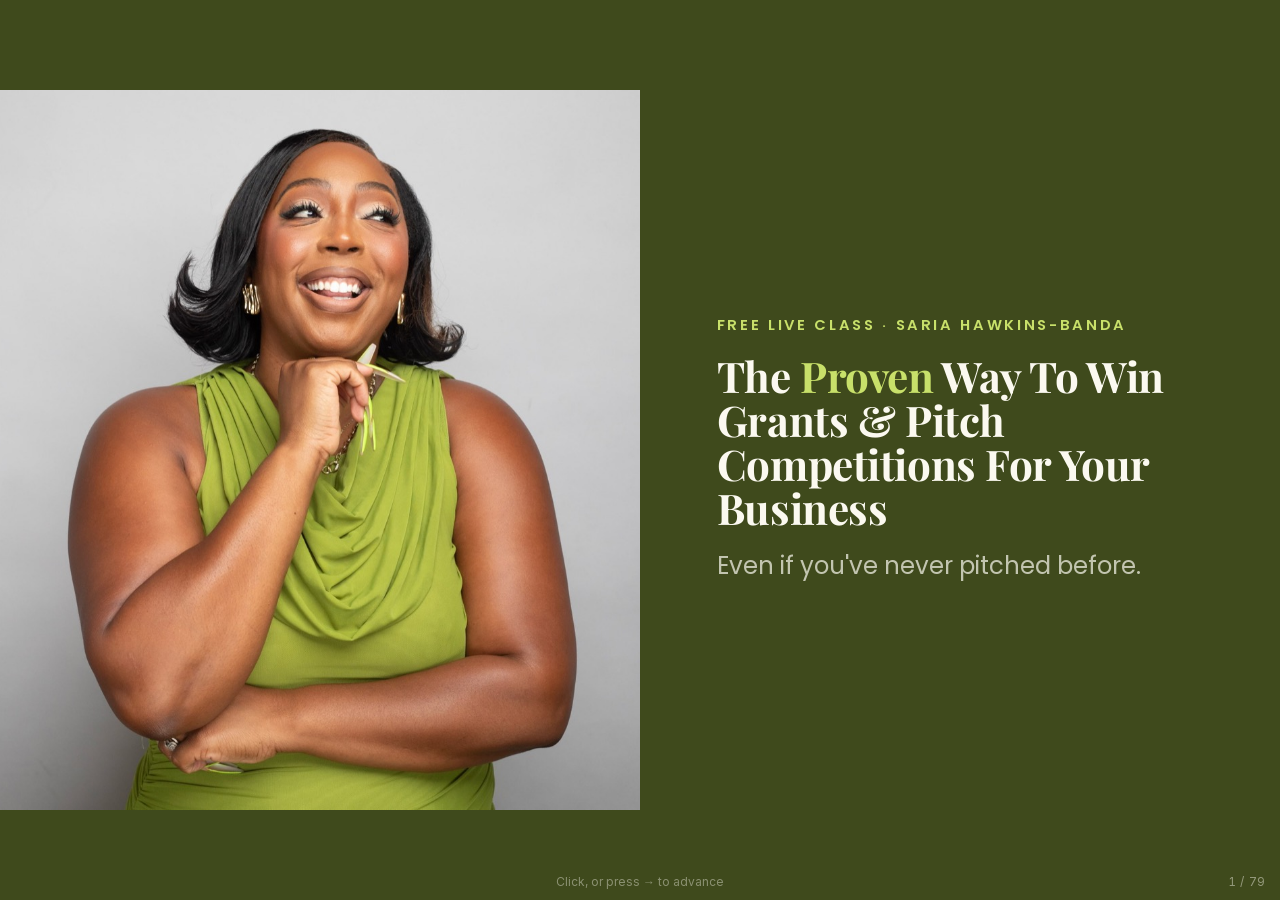
<file: webinar/index.html>
<!doctype html>
<html lang="en">
<head>
<meta charset="utf-8">
<meta name="viewport" content="width=device-width, initial-scale=1">
<meta name="robots" content="noindex">
  <link rel="icon" href="../assets/img/favicon.png" type="image/png" />
  <link rel="apple-touch-icon" href="../assets/img/apple-touch-icon.png" />
<title>Money Moves Masterclass · Saria Hawkins-Banda</title>
<link href="https://fonts.googleapis.com/css2?family=Playfair+Display:ital,wght@0,600;0,700;1,600&family=Poppins:wght@400;500;600;700&display=swap" rel="stylesheet">
<style>
@font-face{font-family:"SFD";src:url(../assets/fonts/sfpro-bold.woff2) format("woff2");font-weight:700;font-display:swap}
@font-face{font-family:"Inter";src:url(../assets/fonts/inter-normal.woff2) format("woff2");font-weight:100 900;font-display:swap}
:root{--ink:#f8f5ea;--ink2:#fffaf6;--red:#4f5d23;--red2:#a3c93a;--deep:#262c10;--cream:#1d1f14;--mute:rgba(40,46,18,.66);--line:rgba(40,46,18,.12)}
*{box-sizing:border-box}
html,body{height:100%;margin:0}
body{overflow:hidden;background:#000;color:var(--cream);font-family:Inter,system-ui,sans-serif;-webkit-font-smoothing:antialiased}
#stage{position:fixed;left:50%;top:50%;transform:translate(-50%,-50%);width:min(100vw,177.78vh);height:min(56.25vw,100vh);overflow:hidden;background:var(--ink)}
.slide{position:absolute;inset:0;overflow:hidden;container-type:size;background:var(--ink)}
#bar{position:fixed;left:0;top:0;height:3px;background:var(--red);width:0;transition:width .3s ease;z-index:5}
#counter{position:fixed;right:14px;bottom:12px;z-index:5;font:12px/1 Inter,system-ui;color:var(--cream);opacity:.45;letter-spacing:.06em;font-variant-numeric:tabular-nums}
#hint{position:fixed;left:50%;bottom:12px;transform:translateX(-50%);z-index:5;font:12px/1 Inter;color:var(--cream);opacity:.4;transition:opacity .6s}

/* type */
h1,h2,h3{font-family:SFD,"SF Pro Display",-apple-system,Inter,sans-serif;font-weight:700;margin:0;letter-spacing:-.02em;line-height:1.04}
.h1{font-size:6.2cqw}.h2{font-size:4.6cqw}.h3{font-size:3.3cqw}
p{margin:0}
.sub{font-size:1.9cqw;line-height:1.4;color:var(--mute);margin-top:2.6cqh;max-width:46ch}
.eye{font:600 1.15cqw/1 Inter;letter-spacing:.18em;text-transform:uppercase;color:var(--red2);margin-bottom:3cqh}
.r{color:var(--red2)}
.brand{position:absolute;left:4cqw;top:5cqh;font:700 1.5cqw/1 SFD,Inter;color:var(--red2);letter-spacing:-.01em;z-index:3}

/* layouts */
.c{position:absolute;inset:0;display:flex;flex-direction:column;align-items:center;justify-content:center;text-align:center;padding:8cqh 9cqw}
.c .sub{margin-left:auto;margin-right:auto}
.redbg{background:var(--red)} .redbg .sub{color:rgba(255,255,255,.82)} .redbg .eye{color:#fff;opacity:.8}
.creambg{background:var(--cream);color:var(--ink)} .creambg .sub{color:rgba(14,13,13,.62)} .creambg .eye{color:var(--red)}
.full img.bg{position:absolute;top:0;right:0;width:56%;height:100%;object-fit:cover}
.full.rt img.bg{right:auto;left:0}
.full::after{content:"";position:absolute;inset:0;background:linear-gradient(90deg,var(--ink) 0%,var(--ink) 44%,rgba(14,13,13,.55) 52%,rgba(14,13,13,0) 64%)}
.full.rt::after{background:linear-gradient(270deg,var(--ink) 0%,var(--ink) 44%,rgba(14,13,13,.55) 52%,rgba(14,13,13,0) 64%)}
.full .tx{position:absolute;z-index:2;left:6cqw;top:50%;transform:translateY(-50%);max-width:40cqw}
.full.rt .tx{left:auto;right:6cqw}
.split{display:grid;grid-template-columns:1fr 1fr;height:100%}
.split .ph{position:relative;overflow:hidden}
.split .ph img{position:absolute;inset:0;width:100%;height:100%;object-fit:cover;object-position:50% 15%}
.split .tx{display:flex;flex-direction:column;justify-content:center;padding:0 6cqw}
.split.rev .ph{order:2}
.ph-frame{width:100%;height:100%;object-fit:cover;object-position:50% 15%;border-radius:1.4cqw}
.framed{position:absolute;inset:0;display:grid;grid-template-columns:1fr 1fr;align-items:center;gap:6cqw;padding:0 7cqw}
.framed .pic{height:72cqh;display:flex;align-items:center;justify-content:center}
.framed .pic img{max-height:72cqh;max-width:100%;border-radius:1.2cqw;box-shadow:0 3cqh 8cqh rgba(0,0,0,.5)}
.tilt{transform:rotate(-3deg)}
.pol{background:#fff;padding:1.2cqw 1.2cqw 5cqh;border-radius:.4cqw;box-shadow:0 3cqh 8cqh rgba(0,0,0,.5);transform:rotate(-4deg)}
.pol img{display:block;height:60cqh;width:auto;max-width:34cqw;object-fit:cover}
.cluster{display:flex;gap:2cqw;justify-content:center;align-items:center;margin-top:5cqh}
.cluster img{height:52cqh;width:auto;border-radius:1cqw;object-fit:cover;box-shadow:0 2cqh 6cqh rgba(0,0,0,.5)}
.cluster img:nth-child(2){transform:translateY(-3cqh)}
.cluster img:nth-child(odd){transform:rotate(-2deg)}

/* nodes */
.nodes{display:flex;align-items:flex-start;justify-content:center;gap:0;margin-top:9cqh;position:relative;width:100%}
.node{flex:1;display:flex;flex-direction:column;align-items:center;position:relative;padding:0 1.2cqw}
.node .dot{width:7.4cqw;height:7.4cqw;border-radius:50%;background:var(--ink2);border:.25cqw solid var(--red);display:grid;place-items:center;font:700 2.6cqw SFD;color:var(--cream);position:relative;z-index:2}
.node:not(:last-child)::after{content:"";position:absolute;top:3.7cqw;left:50%;width:100%;height:.25cqw;background:linear-gradient(90deg,var(--red),rgba(79,93,35,.25));z-index:1}
.node b{display:block;font:700 1.9cqw/1.2 SFD;margin-top:3cqh}
.node span{display:block;font-size:1.35cqw;line-height:1.4;color:var(--mute);margin-top:1.2cqh;max-width:22ch}
.creambg .node .dot{background:#fff;color:var(--ink)} .creambg .node span{color:rgba(14,13,13,.6)}

/* cards */
.grid{display:grid;gap:1.6cqw;margin-top:7cqh;width:100%}
.g2{grid-template-columns:1fr 1fr}.g3{grid-template-columns:repeat(3,1fr)}.g4{grid-template-columns:repeat(4,1fr)}
.card{background:var(--ink2);border:1px solid var(--line);border-radius:1.2cqw;padding:3.4cqh 1.8cqw;text-align:left}
.card .n{font:700 1.2cqw SFD;color:var(--red2);letter-spacing:.1em}
.card b{display:block;font:700 1.9cqw/1.2 SFD;margin-top:1.4cqh}
.card span{display:block;font-size:1.3cqw;line-height:1.45;color:var(--mute);margin-top:1cqh}
.creambg .card{background:#fff;border-color:rgba(14,13,13,.08)} .creambg .card span{color:rgba(14,13,13,.6)}

/* myth */
.myth{display:grid;grid-template-columns:1fr 1fr;height:100%}
.myth>div{display:flex;flex-direction:column;justify-content:center;padding:0 6cqw}
.myth .m{background:var(--ink2)} .myth .m h2{color:rgba(245,239,233,.45);text-decoration:line-through;text-decoration-color:var(--red);text-decoration-thickness:.35cqw}
.myth .t{background:var(--red)}
.myth .lab{font:600 1.2cqw Inter;letter-spacing:.2em;text-transform:uppercase;margin-bottom:3cqh;opacity:.75}

/* compare */
.cmp{display:grid;grid-template-columns:1fr 1fr;gap:2cqw;margin-top:6cqh;width:100%}
.cmp .col{border-radius:1.2cqw;padding:3.6cqh 2.4cqw;text-align:left}
.cmp .a{background:var(--ink2);border:1px solid var(--line)} .cmp .a h3{color:rgba(245,239,233,.5)}
.cmp .b{background:var(--red)}
.cmp ul{list-style:none;margin:2.6cqh 0 0;padding:0}
.cmp li{font-size:1.65cqw;line-height:1.35;padding:1.5cqh 0;border-top:1px solid rgba(255,255,255,.14)}
.cmp .a li{color:var(--mute)}

/* quote */
.q{position:absolute;inset:0;display:grid;grid-template-columns:38cqw 1fr;align-items:center}
.q .ph{height:100%;position:relative}.q .ph img{position:absolute;inset:0;width:100%;height:100%;object-fit:cover;object-position:50% 15%}
.q .tx{padding:0 7cqw}
.q blockquote{margin:0;font:700 3.4cqw/1.18 SFD;letter-spacing:-.015em}
.q cite{display:block;margin-top:4cqh;font:600 1.3cqw Inter;font-style:normal;letter-spacing:.14em;text-transform:uppercase;color:var(--red2)}
.stars{color:var(--red2);font-size:1.8cqw;letter-spacing:.3em;margin-bottom:3cqh}

/* chat prompt */
.chat{display:inline-flex;align-items:center;gap:1.2cqw;background:#fff;color:var(--ink);border-radius:5cqw;padding:2cqh 2.4cqw 2cqh 1.4cqw;margin-top:6cqh;box-shadow:0 2cqh 6cqh rgba(0,0,0,.35)}
.chat i{width:3.6cqw;height:3.6cqw;border-radius:50%;background:var(--red);display:grid;place-items:center;color:#fff;font:700 1.4cqw SFD;font-style:normal}
.chat b{font:700 2.4cqw SFD}
.caret{display:inline-block;width:.18cqw;height:2.6cqw;background:var(--red);margin-left:.4cqw;animation:blink 1s steps(1) infinite;vertical-align:middle}
@keyframes blink{50%{opacity:0}}

/* quiz */
.quiz{display:flex;gap:2cqw;margin-top:7cqh}
.quiz div{width:22cqw;padding:3.6cqh 0;border-radius:1.2cqw;border:.2cqw solid var(--line);font:700 2.8cqw SFD;transition:all .5s}
.quiz .on{background:var(--red);border-color:var(--red)}
.quiz .off{opacity:.3}
.reveal{opacity:0;transform:translateY(2cqh);transition:all .6s;margin-top:5cqh}
.reveal.in{opacity:1;transform:none}

/* stack */
.stack{width:100%;margin-top:5cqh;display:flex;flex-direction:column;gap:1.2cqh}
.stack .row{display:flex;align-items:center;justify-content:space-between;background:var(--ink2);border:1px solid var(--line);border-radius:1cqw;padding:2.1cqh 2.2cqw;font:700 1.8cqw SFD;text-align:left}
.stack .row em{font:500 1.25cqw Inter;font-style:normal;color:var(--mute)}
.stack .row.bn{border-color:rgba(168,194,86,.6)}
.stack .row.bn em{color:var(--red2)}
.btn{display:inline-block;margin-top:6cqh;background:var(--red);color:#fff;font:700 2.2cqw SFD;padding:2.8cqh 4cqw;border-radius:5cqw;box-shadow:0 2cqh 6cqh rgba(79,93,35,.4)}
.pill{display:inline-block;border:1px solid var(--line);border-radius:4cqw;padding:1.4cqh 2cqw;font-size:1.4cqw;color:var(--mute);margin-top:3cqh}

/* animations on mount */
.a1,.a2,.a3,.a4,.a5{opacity:0;transform:translateY(2.4cqh);animation:up .7s cubic-bezier(.2,.7,.2,1) forwards}
.a2{animation-delay:.18s}.a3{animation-delay:.36s}.a4{animation-delay:.54s}.a5{animation-delay:.72s}
@keyframes up{to{opacity:1;transform:none}}
.zoom img.bg{animation:kb 9s ease-out forwards}
@keyframes kb{from{transform:scale(1.08)}to{transform:scale(1)}}
html.reduced .a1,html.reduced .a2,html.reduced .a3,html.reduced .a4,html.reduced .a5{animation:none;opacity:1;transform:none}
html.reduced .zoom img.bg{animation:none}

/* demos */
.meter{width:70cqw;margin-top:8cqh;position:relative}
.meter .track{height:2.2cqh;border-radius:2cqh;background:linear-gradient(90deg,#3a3434,var(--red))}
.meter .lbls{display:flex;justify-content:space-between;margin-top:2.4cqh;font:600 1.5cqw Inter;color:var(--mute)}
.meter .needle{position:absolute;top:-2.4cqh;left:0;width:.5cqw;height:7cqh;background:var(--cream);border-radius:1cqw;transition:left 1.8s cubic-bezier(.3,.8,.2,1)}
.meter .tag{position:absolute;top:-9cqh;transform:translateX(-50%);font:700 1.6cqw SFD;background:var(--cream);color:var(--ink);padding:1cqh 1.2cqw;border-radius:.6cqw;white-space:nowrap;transition:left 1.8s cubic-bezier(.3,.8,.2,1)}
.kill{display:grid;grid-template-columns:repeat(4,1fr);gap:1.4cqw;margin-top:6cqh;width:100%}
.kill div{background:var(--ink2);border:1px solid var(--line);border-radius:1cqw;padding:3cqh 1.4cqw;text-align:left;opacity:.15;transition:all .45s}
.kill div.on{opacity:1;border-color:rgba(168,194,86,.55)}
.kill div.big{background:var(--red);border-color:var(--red)}
.kill i{font:700 1.2cqw SFD;color:var(--red2);font-style:normal;letter-spacing:.1em}
.kill div.big i{color:#fff}
.kill b{display:block;font:700 1.75cqw/1.2 SFD;margin-top:1.2cqh}
.tri{width:84cqh;height:62cqh;margin-top:4cqh;overflow:visible}
.tri line{stroke:var(--red);stroke-width:3;stroke-dasharray:400;stroke-dashoffset:400;transition:stroke-dashoffset 1s ease}
.tri.go line{stroke-dashoffset:0}
.tri circle{fill:var(--ink2);stroke:var(--red);stroke-width:3}
.tri text{fill:var(--cream);font:700 18px SFD,Inter;text-anchor:middle}
.tri .ctr{fill:var(--red2);font-size:13px;opacity:0;transition:opacity .6s 1.2s}
.tri.go .ctr{opacity:1}
.thermo{width:76cqw;margin-top:9cqh;position:relative}
.thermo .tube{height:3cqh;border-radius:3cqh;background:#2a2525;overflow:hidden}
.thermo .fill{height:100%;width:0;background:linear-gradient(90deg,#d9e2b8,var(--red));transition:width 3.2s cubic-bezier(.4,.1,.3,1)}
.thermo .steps{display:flex;justify-content:space-between;margin-top:3cqh}
.thermo .steps span{font:700 1.6cqw SFD;opacity:.25;transition:opacity .4s;width:20%;text-align:center}
.thermo .steps span.on{opacity:1}
.big{font:700 22cqh/1 SFD;color:var(--red2);letter-spacing:-.04em}
.pp{display:flex;gap:4cqw;align-items:center;margin-top:7cqh}
.pp div{width:20cqw;padding:4cqh 0;border-radius:1.2cqw;font:700 2.6cqw SFD;background:var(--ink2);border:1px solid var(--line)}
.pp .pull{animation:pull 2.4s ease-in-out infinite}
.pp .push{animation:push 2.4s ease-in-out infinite;background:var(--red);border-color:var(--red)}
@keyframes pull{50%{transform:translateX(3cqw)}}
@keyframes push{50%{transform:translateX(-3cqw)}}
html.reduced .pp div{animation:none}
.cover{height:66cqh;border-radius:1cqw;box-shadow:0 3cqh 8cqh rgba(0,0,0,.55);transform:rotate(-4deg)}
.shots{display:flex;gap:2.4cqw;justify-content:center;margin-top:5cqh}
.shots img{height:58cqh;border-radius:1.2cqw;box-shadow:0 3cqh 8cqh rgba(0,0,0,.5)}
.shots img:nth-child(1){transform:rotate(-3deg)}.shots img:nth-child(3){transform:rotate(3deg)}
.faq .q2{font:700 4.4cqw/1.12 SFD;max-width:20ch}
.faq .tag{font:600 1.2cqw Inter;letter-spacing:.2em;text-transform:uppercase;color:var(--red2);margin-bottom:4cqh}

/* Olive ground, cream and lime. One solid tone, plain photos, no fades. */
:root{--ink:#3f4a1c;--ink2:#4a5722;--red:#c8e06a;--red2:#c8e06a;--deep:#262c10;--cream:#fbf9f0;--mute:rgba(251,249,240,.7);--line:rgba(251,249,240,.14)}
body{background:#3f4a1c}
.redbg,.myth .t,.cmp .b,.quiz .on,.btn{background:#fbf9f0;color:#3f4a1c}
.redbg .eye{color:#66792c;opacity:1} .redbg .sub,.myth .t .lab{color:rgba(63,74,28,.7)} .cmp .b li{border-top-color:rgba(63,74,28,.12)}
.redbg h1 span[style]{color:#66792c!important}
.creambg{background:#fbf9f0;color:#3f4a1c} .creambg .sub{color:rgba(63,74,28,.7)} .creambg .eye{color:#66792c}
.creambg .chat{background:#3f4a1c;color:#fbf9f0} .chat{color:#3f4a1c} .chat i{background:#c8e06a;color:#3f4a1c} .caret{background:#c8e06a}
.full::after,.full.rt::after{display:none}
.full img.bg{width:50%;mask-image:none;-webkit-mask-image:none}
.full .tx{max-width:38cqw}
.split .ph{border-radius:0;box-shadow:none}
.q .ph{border-radius:0;box-shadow:none}
.myth .m{background:var(--ink)} .myth .m h2{color:rgba(251,249,240,.45)}
.stack .row.bn,.kill div.on{border-color:rgba(222,192,113,.6)}
.kill div.big{background:#c8e06a;color:#3f4a1c;font:inherit;letter-spacing:normal} .kill div.big i{color:#3f4a1c}
.meter .track{background:linear-gradient(90deg,#66792c,#c8e06a)}
.thermo .fill{background:#c8e06a}
.node:not(:last-child)::after{background:rgba(222,192,113,.5)}
.btn{box-shadow:none}
.redbg .btn{background:#3f4a1c!important;color:#fbf9f0!important}
.framed .pic img,.cluster img,.shots img,.pol,.cover,.card,.stack .row,.kill div,.pp div,.chat{box-shadow:none}
.tilt,.pol,.cover,.cluster img:nth-child(odd),.cluster img:nth-child(2){transform:none}
.framed .pic img,.shots img,.cover{border-radius:.6cqw}
.shots img{height:auto;max-height:58cqh;max-width:27cqw;object-fit:contain}
.a1,.a2,.a3,.a4,.a5{animation:none;opacity:1;transform:none}
.reveal{transition:none}
.zoom img.bg{animation:none}
.kill div,.quiz div{transition:none}
h1,h2,h3{font-family:"Playfair Display",Georgia,serif;letter-spacing:-.01em}body,.sub,.eye{font-family:Poppins,system-ui,sans-serif}
</style>
</head>
<body>
<div id="stage" aria-live="polite"></div>
<div id="bar"></div>
<div id="counter"></div>
<div id="hint">Click, or press → to advance</div>

<script>
const DECK = (function(){
  const reduced = matchMedia('(prefers-reduced-motion: reduce)').matches;
  if (reduced) document.documentElement.classList.add('reduced');
  const stage = document.getElementById('stage');
  const bar = document.getElementById('bar');
  const counter = document.getElementById('counter');
  let current = 0, SLIDES = [];
  function show(i){
    if (!SLIDES.length) return;
    current = Math.max(0, Math.min(SLIDES.length - 1, i));
    const s = SLIDES[current];
    const el = document.createElement('section');
    el.className = 'slide';
    el.innerHTML = (typeof s === 'string') ? s : (s.html || '');
    stage.replaceChildren(el);
    if (s && typeof s.onMount === 'function') s.onMount(el, { reduced });
    bar.style.width = (current / Math.max(1, SLIDES.length - 1) * 100) + '%';
    counter.textContent = (current + 1) + ' / ' + SLIDES.length;
    if (current > 0) document.getElementById('hint').style.opacity = 0;
  }
  const next = () => show(current + 1);
  const prev = () => show(current - 1);
  addEventListener('keydown', e => {
    if (['ArrowRight',' ','Spacebar','PageDown'].includes(e.key)){ e.preventDefault(); next(); }
    else if (['ArrowLeft','PageUp'].includes(e.key)){ e.preventDefault(); prev(); }
    else if (e.key === 'Home'){ show(0); }
    else if (e.key === 'End'){ show(SLIDES.length - 1); }
  });
  addEventListener('click', e => { (e.clientX < innerWidth * 0.33 ? prev : next)(); });
  function load(slides){ SLIDES = slides || []; show((+new URLSearchParams(location.search).get('s')||1)-1); }
  return { load, show, next, prev, reduced };
})();

/* ---------- slide builders (design + copy live here) ---------- */
const I = n => `../assets/img/deck/${n}?v=4`;
const P = { h1:'hs1.jpg', h2:'hs2.jpg', h3:'hs3.jpg', h4:'sg1.jpg', stage:'sg2.jpg', check:'summitroom.jpg', gs:'goldman.jpg', room:'market.jpg' };
const B = `<div class="brand">Manifest Your Purpose</div>`;
const eye = t => t ? `<div class="eye a1">${t}</div>` : '';
const sub = t => t ? `<p class="sub a3">${t}</p>` : '';

const full = (img, h, s, o={}) => `<div class="full zoom ${o.rt?'rt':''}" style="position:absolute;inset:0">
  <img class="bg" src="${I(P[img]||img)}" alt="" style="object-position:${o.pos||'50% 15%'}">
  <div class="tx">${eye(o.eye)}<h2 class="${o.size||'h2'} a2">${h}</h2>${sub(s)}</div></div>`;
const split = (img, h, s, o={}) => `<div class="split ${o.rev?'rev':''}">
  <div class="ph"><img src="${I(P[img]||img)}" alt="" style="object-position:${o.pos||'50% 15%'}"></div>
  <div class="tx">${eye(o.eye)}<h2 class="${o.size||'h2'} a2">${h}</h2>${sub(s)}</div></div>`;
const text = (h, s, o={}) => `<div class="c ${o.bg||''}">${B}${eye(o.eye)}<h1 class="${o.size||'h1'} a2">${h}</h1>${sub(s)}</div>`;
const divider = (n, h, s) => `<div class="c redbg"><div class="eye a1">${n}</div><h1 class="h1 a2" style="font-size:8cqw">${h}</h1>${sub(s)}</div>`;
const framed = (img, h, s, o={}) => `<div class="framed ${o.bg||''}" ${o.bg?'style="position:absolute;inset:0"':''}>
  <div class="tx" style="text-align:left">${eye(o.eye)}<h2 class="h2 a2">${h}</h2>${sub(s)}</div>
  <div class="pic a3"><img class="${o.tilt?'tilt':''}" src="${I(img)}" alt=""></div></div>`;
const polaroid = (img, h, s, o={}) => `<div class="framed"><div class="tx" style="text-align:left">${eye(o.eye)}<h2 class="h2 a2">${h}</h2>${sub(s)}</div>
  <div class="pic a3"><div class="pol"><img src="${I(P[img]||img)}" alt=""></div></div></div>`;
const cluster = (imgs, h, s, o={}) => `<div class="c">${eye(o.eye)}<h2 class="h3 a2">${h}</h2>
  <div class="cluster a3">${imgs.map(i=>`<img src="${I(P[i]||i)}" alt="">`).join('')}</div>${s?`<p class="sub a4" style="margin-top:3cqh">${s}</p>`:''}</div>`;
const nodes = (h, items, o={}) => `<div class="c ${o.bg||''}">${eye(o.eye)}<h2 class="h2 a2">${h}</h2>
  <div class="nodes a3">${items.map((it,i)=>`<div class="node"><div class="dot">${it[2]||i+1}</div><b>${it[0]}</b>${it[1]?`<span>${it[1]}</span>`:''}</div>`).join('')}</div></div>`;
const cards = (h, items, cols, o={}) => `<div class="c ${o.bg||''}">${eye(o.eye)}<h2 class="h2 a2">${h}</h2>
  <div class="grid g${cols} a3">${items.map((it,i)=>`<div class="card"><div class="n">${String(i+1).padStart(2,'0')}</div><b>${it[0]}</b>${it[1]?`<span>${it[1]}</span>`:''}</div>`).join('')}</div></div>`;
const myth = (m, t) => `<div class="myth"><div class="m"><div class="lab">Myth</div><h2 class="h2 a1">${m}</h2></div>
  <div class="t"><div class="lab">Truth</div><h2 class="h2 a3">${t}</h2></div></div>`;
const compare = (h, a, al, b, bl, o={}) => `<div class="c">${eye(o.eye)}<h2 class="h2 a1">${h}</h2><div class="cmp">
  <div class="col a a2"><h3 class="h3">${a}</h3><ul>${al.map(x=>`<li>${x}</li>`).join('')}</ul></div>
  <div class="col b a4"><h3 class="h3">${b}</h3><ul>${bl.map(x=>`<li>${x}</li>`).join('')}</ul></div></div></div>`;
const quote = (img, q, who, o={}) => `<div class="q ${o.bg||''}" style="${o.bg?'':'background:var(--ink)'}">
  <div class="ph"><img src="${I(P[img]||img)}" alt=""></div>
  <div class="tx"><div class="stars a1">★★★★★</div><blockquote class="a2">${q}</blockquote><cite class="a3">${who}</cite></div></div>`;
const yes = (h, word='YES', o={}) => `<div class="c ${o.bg||'redbg'}">${eye(o.eye||'Type in the chat')}<h2 class="h2 a2" style="max-width:22ch">${h}</h2>
  <div class="chat a4"><i>S</i><b>${word}</b><span class="caret"></span></div></div>`;
const faq = q => `<div class="c faq creambg" style="position:absolute;inset:0">${B}<div class="tag a1">Questions I get asked</div><div class="q2 a2">${q}</div></div>`;


/* demos */
const meter = (h, s, at, label) => ({ html:`<div class="c">${eye('Where most business owners are')}<h2 class="h2 a1">${h}</h2>
  <div class="meter a2"><div class="tag" style="left:0">${label}</div><div class="needle" style="left:0"></div><div class="track"></div>
  <div class="lbls"><span>Googling grants</span><span>Funded and confident</span></div></div>${sub(s)}</div>`,
  onMount(el,{reduced}){ const n=el.querySelector('.needle'),t=el.querySelector('.tag');
    const go=()=>{n.style.left=at+'%';t.style.left=at+'%'}; reduced?go():setTimeout(go,350);} });
const KILL = ['Applying to every grant you find','No registrations or certifications in place','No clear numbers to show','Telling your story without a point','Skipping pitch competitions','Applying once, then giving up','Waiting until you feel "ready"'];
const killers = (focus) => ({ html:`<div class="c">${eye('The 7 mistakes that keep businesses unfunded')}<h2 class="h2 a1">${focus?'The biggest one is waiting until you feel ready.':'Most owners make at least three of these.'}</h2>
  <div class="kill">${KILL.concat([''])
   .map((k,i)=>k?`<div data-i="${i}"><i>${String(i+1).padStart(2,'0')}</i><b>${k}</b></div>`:'<div style="visibility:hidden"></div>').join('')}</div></div>`,
  onMount(el,{reduced}){ const ds=[...el.querySelectorAll('.kill div[data-i]')];
    if(focus){ds.forEach(d=>{d.classList.add('on'); if(d.dataset.i==='6') d.classList.add('big'); else d.style.opacity=.25}); return;}
    ds.forEach((d,i)=>reduced?d.classList.add('on'):setTimeout(()=>d.classList.add('on'),400+i*260)); } });
const triangle = (h, s, labels) => ({ html:`<div class="c">${eye(s)}<h2 class="h2 a1">${h}</h2>
  <svg class="tri" viewBox="-60 -24 420 310"><line x1="150" y1="40" x2="40" y2="220"/><line x1="40" y1="220" x2="260" y2="220"/><line x1="260" y1="220" x2="150" y2="40"/>
  <circle cx="150" cy="40" r="30"/><circle cx="40" cy="220" r="30"/><circle cx="260" cy="220" r="30"/>
  <text x="150" y="46">1</text><text x="40" y="226">2</text><text x="260" y="226">3</text>
  <text x="150" y="-4" style="font-size:14px">${labels[0]}</text><text x="40" y="276" style="font-size:14px">${labels[1]}</text><text x="260" y="276" style="font-size:14px">${labels[2]}</text>
  <text class="ctr" x="150" y="168">Funded</text></svg></div>`,
  onMount(el,{reduced}){ const t=el.querySelector('.tri'); reduced?t.classList.add('go'):setTimeout(()=>t.classList.add('go'),300);} });
const thermo = { html:`<div class="c">${eye('Step 3 · Pitch your story and win')}<h2 class="h2 a1">How a winning pitch is built.</h2>
  <div class="thermo a2"><div class="tube"><div class="fill"></div></div>
  <div class="steps"><span>The problem</span><span>Why you</span><span>Your numbers</span><span>The ask</span><span>What the money does</span></div></div>
  <p class="sub a3">Five parts. Under three minutes.</p></div>`,
  onMount(el,{reduced}){ const f=el.querySelector('.fill'),ss=[...el.querySelectorAll('.steps span')];
    if(reduced){f.style.width='100%';ss.forEach(s=>s.classList.add('on'));return;}
    setTimeout(()=>f.style.width='100%',300); ss.forEach((s,i)=>setTimeout(()=>s.classList.add('on'),400+i*700)); } };
const counter = (end, h, s, suffix='', prefix='') => ({ html:`<div class="c">${B}<div class="big a1">${prefix}<span class="num">0</span>${suffix}</div><h2 class="h3 a2" style="margin-top:3cqh">${h}</h2>${sub(s)}</div>`,
  onMount(el,{reduced}){ const n=el.querySelector('.num'); if(reduced){n.textContent=end;return;}
    const t0=performance.now(),d=1300;(function tick(now){const p=Math.min(1,(now-t0)/d),e=1-Math.pow(1-p,3);n.textContent=Math.round(end*e);if(p<1)requestAnimationFrame(tick)})(t0);} });
const quiz = { html:`<div class="c">${B}${eye('Quick quiz before we start')}<h2 class="h2 a1" style="max-width:20ch">True or false: grants are only for nonprofits.</h2>
  <div class="quiz a2"><div class="t">True</div><div class="f">False</div></div>
  <p class="sub reveal">False. Corporations and foundations fund for-profit small businesses every year. I\'ll show you where.</p></div>`,
  onMount(el,{reduced}){ const go=()=>{el.querySelector('.f').classList.add('on');el.querySelector('.t').classList.add('off');el.querySelector('.reveal').classList.add('in')}; reduced?go():setTimeout(go,1600);} };

const PILLARS = [['Get funder-ready','So you qualify for the money'],['Find the money that fits you','Grants and pitch competitions you can win'],['Pitch your story and win','Clear story, real numbers, a confident ask']];

DECK.load([
/* ===== 1 HOOK ===== */
full('h2', 'The <span class="r">Proven</span> Way To Win Grants &amp; Pitch Competitions For Your Business', 'Even if you\'ve never pitched before.', {eye:'Free live class · Saria Hawkins-Banda', size:'h3', pos:'50% 20%', rt:true}),
quiz,
full('h1', 'Grab a notebook and a pen.', 'You\'ll want to write tonight down.', {rt:true, pos:'50% 20%'}),
split('h3', 'Hi, I\'m Saria.', 'Founder of Manifest Your Purpose and a Goldman Sachs 10,000 Small Businesses advisor. I\'ve raised over $400K without giving up a piece of my company.', {eye:'Your host tonight', pos:'50% 20%'}),
yes('Where are you watching from tonight?', 'Dallas, TX', {bg:'creambg'}),
text('Tonight is for women who are <span class="r">done</span> funding their business alone.', 'And ready to get paid to grow it.'),

/* ===== 2 PAIN ===== */
cards('Stop me if any of these sound familiar.', [['You\'re paying for everything yourself','Inventory, ads, events, out of your own pocket'],['You\'ve Googled "grants for women"','And got lost in a hundred closed deadlines'],['You applied once','And never heard back'],['Pitching scares you','You freeze, or talk for five minutes and never get to the numbers']], 2),
full('stage', 'You see other women on stage holding the big check.', 'And wonder what they know that you don\'t.', {pos:'50% 30%'}),
meter('Most owners are stuck on the left.', 'Lots of searching. No money in the bank.', 18, 'You are here'),
split('h1', 'You don\'t need a loan or an investor.', 'You need a clear system for the money that\'s already out there.', {rev:true, size:'h3', pos:'50% 20%'}),
yes('Type YES if one of these sounds like you.'),

/* ===== 3 TEASE ===== */
nodes('Tonight I\'ll walk you through the 3 steps.', PILLARS, {eye:'What you\'ll learn'}),
killers(false),
text('Stay to the end.', 'I\'m sharing my Funding Readiness Checklist in the WhatsApp group.', {eye:'Free gift', size:'h2'}),

/* ===== 4 EXCITE ===== */
full('check', 'Imagine holding that check.', 'Money you never have to pay back.', {rt:true, pos:'50% 40%'}),
full('h4', 'Imagine walking into a pitch room calm, and knowing exactly what to say.', '', {rt:true, size:'h3', pos:'50% 20%'}),
quote('room', 'You might have changed everything for me.', 'Money Moves Summit attendee'),

/* ===== 5 SOCIAL PROOF ===== */
full('h3', 'So why listen to me?', '', {eye:'My story', pos:'50% 20%'}),
split('h1', 'At 21, I walked into corporate America with a degree and a dream.', 'I was good at my job. But I always felt there was something more for me.', {pos:'50% 20%'}),
split('h4', 'So I built Manifest Your Purpose.', 'A stationery company for Black women, grown into a multi-six-figure business.', {rev:true, pos:'50% 20%'}),
counter(400, 'raised in non-dilutive funding.', 'Grants and pitch prizes. I kept 100% of my company.', 'K+', '$'),
split('gs', 'Goldman Sachs 10,000 Small Businesses.', 'I went in as a scholar. Now I go back as an advisor.', {eye:'Proof', pos:'50% 30%'}),
split('stage', 'Then I built the Money Moves Summit.', 'Financial capital and social capital in one room. It sold out.', {rev:true, pos:'50% 30%'}),
text('Featured in Essence, NBC Texas Today, WFAA and CBS Texas.', 'Sponsors include JCPenney, Chase and Charles Schwab.', {eye:'As seen in', size:'h2'}),
quote('room', '10/10, no notes. The best summit I\'ve attended, corporate events included.', 'Money Moves Summit attendee'),
quote('check', '[CONFIRM: client grant or pitch win, in her words]', 'Client name · business'),

/* ===== 6 PARADIGM ===== */
divider('Before we start', 'The <span style="color:var(--ink)">biggest</span> funding mistake women make'),
compare('There are two ways to chase funding.', 'Guessing', ['Applying to every list online','Writing a new story every time','Hoping someone says yes'], 'A system', ['Funder-ready before you apply','Only the money that fits you','One clear pitch you can repeat']),
killers(true),
split('h2', 'Funders don\'t fund confusion.', 'They fund clarity, real numbers and a story they believe in.', {pos:'50% 20%'}),
full('h4', 'And here\'s the truth: it\'s not your fault.', 'Nobody teaches this to small business owners.', {rt:true, pos:'50% 20%'}),
myth('You need investors to grow.', 'Grants and pitch prizes let you keep 100%.'),
triangle('Funding isn\'t luck.', 'It\'s three steps done in order', ['Ready','Find','Pitch']),

/* ===== 7 TRAINING · STEP 1 ===== */
divider('Step 1 of 3', 'Get funder-ready', 'So you qualify for the money you apply for.'),
myth('Funders only read the application.', 'They check your business before they read a word.'),
nodes('Three things funders check first.', [['Your setup','Registered, EIN, business bank account'],['Your paperwork','Certifications and a simple one-page plan'],['Your numbers','Sales, costs and what the money will do']], {eye:'Step 1 · Get funder-ready'}),
compare('Same business. Two different first looks.', 'Not ready', ['Personal bank account','No clear numbers','No website or a confusing one'], 'Funder-ready', ['Business account and EIN','Numbers on one page','A clear story of who you serve']),
split('h3', 'Being ready isn\'t about being big.', 'It\'s small, boring things done once, so every application gets easier.', {rev:true, eye:'Step 1 · Get funder-ready', size:'h3', pos:'50% 20%'}),
yes('Type READY if you\'re setting this up this week.', 'READY'),

/* ===== 8 TRAINING · STEP 2 ===== */
divider('Step 2 of 3', 'Find the money that fits you', 'Stop chasing every list online.'),
nodes('Where the money actually is.', [['Corporate grants','Brands that fund small businesses'],['Foundation grants','For women and Black-owned businesses'],['Pitch competitions','Cash prizes, often in one afternoon']], {eye:'Step 2 · Find the money'}),
cards('The two-minute fit check.', [['Who it\'s for','Does your business match the rules?'],['What it funds','Does your ask match what they give?'],['The deadline','Do you have time to do it well?']], 3, {eye:'Step 2 · Find the money'}),
myth('More applications means more money.', 'Fewer, better-fit applications win more.'),
full('stage', 'Pitch competitions are the most overlooked money in small business.', 'Fewer applicants. Faster answers.', {pos:'50% 30%'}),
yes('Type FIT if you\'ve applied for something that wasn\'t right for you.', 'FIT'),

/* ===== 9 TRAINING · STEP 3 ===== */
divider('Step 3 of 3', 'Pitch your story and win', 'Clear story. Real numbers. A confident ask.'),
thermo,
compare('Two women pitch the same business.', 'Forgettable', ['Starts with her life story','Never says the numbers','Ends with "so yeah"'], 'Funded', ['Starts with the problem she solves','Shows real numbers, even small ones','Ends with a clear ask']),
split('check', 'Judges fund people they believe in.', 'Most of the work is how you tell it.', {pos:'50% 40%'}),
myth('You have to be a natural on stage.', 'A pitch is a skill. You can practise it.'),
yes('Type PITCH if you\'re ready to practise yours.', 'PITCH'),

/* ===== 10 COMMITMENT ===== */
triangle('Ready. Find. Pitch.', 'Here\'s the whole thing on one slide', ['Ready','Find','Pitch']),
yes('Can you see why applying to everything never worked?', 'YES', {bg:'creambg'}),
yes('Can you picture holding that check for your business?', 'YES', {bg:'creambg'}),

/* ===== 11 TRANSITION ===== */
split('h3', 'Now you know what to do.', 'The hard part is doing it alone, with nobody checking your work.', {pos:'50% 20%'}),
nodes('From here you\'ve got three paths.', [['Do nothing','Keep paying for everything yourself'],['Figure it out alone','More searching, more guessing'],['Let me help you','A funding plan built for your business']], {eye:'Your choice'}),
full('h1', 'Another year of watching other women hold the check.', 'That\'s what doing nothing actually costs.', {rt:true, pos:'50% 20%'}),
yes('Can I show you how we could work on this together?'),

/* ===== 12 OFFER ===== */
divider('Introducing', 'Money Moves Coaching with Saria', 'My coaching for women who are ready to get funded.'),
nodes('Three steps. Done with me.', [['Ready','We get your business funder-ready','1'],['Find','We build your list of money that fits','2'],['Pitch','We write and practise your winning pitch','3']], {eye:'How it works'}),
cards('Step 1 · Ready', [['Your setup checked','Registrations, EIN, certifications'],['Your one-page plan','Clear and funder-friendly'],['Your numbers','On one page, ready to share']], 3, {eye:'Money Moves Coaching'}),
cards('Step 2 · Find', [['Your funding list','Grants and pitch competitions that fit'],['Your calendar','Deadlines planned, not rushed'],['Your applications','Reviewed before you send them']], 3, {eye:'Money Moves Coaching'}),
cards('Step 3 · Pitch', [['Your pitch written','Problem, why you, numbers, ask'],['Your practice','Live feedback until it feels easy'],['The hard questions','Answered like the CEO you are']], 3, {eye:'Money Moves Coaching'}),
text('No loans. No investors. No guessing.', 'Just a business that\'s ready to get funded.', {bg:'redbg', size:'h2'}),

/* ===== 13 PRICE (no number) ===== */
split('h2', 'There\'s no price on a slide.', 'Every plan is built around your business. We talk about fit first.', {eye:'Investment', rev:true, pos:'50% 20%'}),

/* ===== 14 BONUSES ===== */
split('stage', 'Bonus: The Pitch Playbook.', 'The exact plays I used to raise over $300,000 in non-dilutive funding.', {eye:'Bonus #1', pos:'50% 30%'}),
split('h4', 'Bonus: The Funding Readiness Checklist.', 'Everything funders check, on one page.', {eye:'Bonus #2', rev:true, pos:'50% 20%'}),
{ html:`<div class="c">${eye('Everything you get')}<h2 class="h2 a1">Money Moves Coaching with Saria</h2><div class="stack a2">
  ${[['Get funder-ready','Step 1'],['Find the money that fits you','Step 2'],['Pitch your story and win','Step 3']].map(r=>`<div class="row"><span>${r[0]}</span><em>${r[1]}</em></div>`).join('')}
  ${[['The Pitch Playbook','Bonus'],['The Funding Readiness Checklist','Bonus']].map(r=>`<div class="row bn"><span>${r[0]}</span><em>${r[1]}</em></div>`).join('')}
  </div></div>` },

/* ===== 15 RISK REVERSAL ===== */
full('h1', 'If it\'s not a fit, I\'ll tell you.', 'The call is free. No pressure, no obligation.', {rt:true, eye:'My promise', pos:'50% 20%'}),

/* ===== 16 URGENCY + CTA ===== */
text('I work closely with every woman, so I only take a few at a time.', 'When the spots are gone, the next ones open next month.', {eye:'Why now', size:'h2'}),
{ html:`<div class="c redbg">${B.replace('class="brand"','class="brand" style="color:var(--ink)"')}<div class="eye a1">Your next step</div><h1 class="h1 a2" style="max-width:18ch">Book your free call with me</h1>
  <p class="sub a3">We look at your business and the money that fits it.</p><div class="btn a4">See if you qualify</div></div>` },
cards('What happens on the call.', [['We look at your business','Where it is and where you want it'],['We find your best funding','The grants and competitions that fit'],['You leave with a plan','Whether we work together or not']], 3, {eye:'Your free call'}),
faq('Do I need to be registered first?'),
faq('What if I\'ve never written a grant?'),
faq('Is this only for Black-owned businesses?'),
faq('What if my business is still small?'),
faq('Is there an application?'),
full('h2', 'You don\'t need more luck. You need a <span class="r">better plan.</span>', 'Click below and see if you qualify.', {rt:true, size:'h2', pos:'50% 20%'}),
{ html:`<div class="c">${B}<div class="eye a1">Thanks for staying</div><h2 class="h2 a2">Don\'t forget your free gift.</h2>
  <p class="sub a3">Your Funding Readiness Checklist is waiting in the WhatsApp group.</p></div>` }
]);
</script>
</body>
</html>
</file>
<file: assets/phone.css>
/* In-feed phone mock (static ad + carousel). Shell per references/in-feed-phone-mock.md */
.sa { position: relative; overflow: hidden; padding: clamp(46px, 7vh, 84px) 0 clamp(56px, 8vh, 96px); }
.sa__glow { position: absolute; top: 0; left: 50%; transform: translateX(-50%); width: min(900px, 120vw); height: 520px; pointer-events: none;
  background: radial-gradient(50% 50% at 50% 50%, rgba(160, 120, 180, 0.2), transparent 70%); }
.sa__intro { position: relative; text-align: center; margin-bottom: clamp(30px, 5vh, 48px); padding: 0 20px; }
.sa__title { font-family: var(--display); font-weight: 500; font-size: clamp(1.9rem, 4vw, 2.6rem); line-height: 1.1; color: var(--ink); }
.stage { position: relative; display: grid; place-items: center; padding: 0 16px; }
.stage::after { content: ""; position: absolute; bottom: -18px; left: 50%; transform: translateX(-50%); width: 420px; max-width: 80vw; height: 60px; background: rgba(0,0,0,.7); filter: blur(28px); border-radius: 50%; z-index: -1; }
.phone-wrap { position: relative; }
.iphone { --w: 392px; --r: 62px; position: relative; width: var(--w); max-width: calc(100vw - 32px); aspect-ratio: 392 / 846; border-radius: var(--r); padding: 11px;
  background: linear-gradient(148deg, #6f6a63, #100e0c 30%, #2a2723 55%, #100e0c 75%, #7b756c);
  box-shadow: inset 0 0 0 1px rgba(255,255,255,.18), inset 0 0 0 2px rgba(0,0,0,.6), 0 60px 120px -30px rgba(0,0,0,.95), 0 30px 60px -20px rgba(0,0,0,.8); }
.iphone::before { content: ""; position: absolute; inset: 8px; border-radius: calc(var(--r) - 8px); background: #000; }
.iphone::after { content: ""; position: absolute; inset: 11px; border-radius: calc(var(--r) - 11px); z-index: 6; pointer-events: none; background: linear-gradient(128deg, rgba(255,255,255,.12), transparent 28%, transparent 70%, rgba(255,255,255,.05)); }
.btn-side { position: absolute; width: 3px; border-radius: 2px; background: #3a3631; }
.btn-side.l { left: -3px; } .btn-side.r { right: -3px; }
.screen { position: relative; z-index: 2; height: 100%; display: flex; flex-direction: column; border-radius: calc(var(--r) - 11px); overflow: hidden; background: #fff; color: #000;
  font-family: -apple-system, BlinkMacSystemFont, "SF Pro Text", "Helvetica Neue", Arial, sans-serif; font-size: 13px; }
.status { position: relative; height: 54px; flex: none; display: flex; align-items: center; justify-content: space-between; padding: 0 30px 0 36px; font-weight: 600; font-size: 15px; }
.island { position: absolute; left: 50%; top: 11px; transform: translateX(-50%); width: 116px; height: 33px; border-radius: 20px; background: #000; }
.island::after { content: ""; position: absolute; right: 12px; top: 11px; width: 11px; height: 11px; border-radius: 50%; background: #1a1a2a; }
.status svg { height: 12px; width: auto; }
.status .ic { display: flex; gap: 6px; align-items: center; }
.ig-top { flex: none; display: flex; align-items: center; justify-content: space-between; padding: 2px 14px 8px; }
.ig-logo { font-family: "Snell Roundhand", "Segoe Script", cursive; font-size: 30px; font-weight: 600; line-height: 1; }
.ig-top .ic { display: flex; gap: 18px; align-items: center; position: relative; }
.ig-top svg, .actions svg, .tabbar svg { width: 25px; height: 25px; fill: none; stroke: #000; stroke-width: 1.85; stroke-linecap: round; stroke-linejoin: round; }
.ig-badge { position: absolute; right: -7px; top: -6px; min-width: 18px; height: 18px; border-radius: 9px; background: #ff3040; color: #fff; font-size: 11px; font-weight: 700; display: grid; place-items: center; border: 2px solid #fff; }
.feed { flex: 1; overflow: hidden; }
.post-head { display: flex; align-items: center; gap: 10px; padding: 8px 12px; }
.avatar-ring { width: 36px; height: 36px; border-radius: 50%; padding: 2px; background: conic-gradient(from 200deg, #feda75, #fa7e1e, #d62976, #962fbf, #4f5bd5, #feda75); flex: none; }
.avatar-ring img { width: 100%; height: 100%; border-radius: 50%; border: 2px solid #fff; object-fit: cover; }
.who { flex: 1; line-height: 1.2; }
.who b { font-size: 13.5px; display: inline-flex; align-items: center; gap: 4px; }
.who small { display: block; color: #737373; font-size: 11.5px; }
.verified { width: 13px; height: 13px; }
.dots3 { font-weight: 700; letter-spacing: 1px; font-size: 16px; }
.post-media { position: relative; display: block; width: 100%; aspect-ratio: 1 / 1; background: #000; overflow: hidden; }
.post-media img { width: 100%; height: 100%; object-fit: cover; display: block; }
.cta-strip { display: flex; align-items: center; justify-content: space-between; padding: 11px 12px; background: #fafafa; border-bottom: .5px solid #dbdbdb; font-weight: 600; font-size: 14px; color: #000; text-decoration: none; }
.cta-strip i { width: 8px; height: 8px; border-right: 2px solid #000; border-bottom: 2px solid #000; transform: rotate(-45deg); }
.actions { position: relative; display: flex; align-items: center; gap: 14px; padding: 9px 12px 4px; }
.actions .spacer { flex: 1; }
.likes { padding: 2px 12px; font-weight: 600; font-size: 13.5px; }
.caption { padding: 2px 12px; font-size: 13.5px; line-height: 1.35; }
.caption .more { color: #737373; }
.comments, .stamp { padding: 3px 12px 0; color: #737373; font-size: 13px; }
.stamp { font-size: 11px; }
.tabbar { flex: none; display: flex; justify-content: space-around; align-items: center; padding: 10px 6px 4px; border-top: .5px solid #dbdbdb; background: #fff; }
.tabbar .me { width: 26px; height: 26px; border-radius: 50%; object-fit: cover; }
.homebar { flex: none; width: 138px; height: 5px; border-radius: 3px; background: #000; margin: 6px auto 8px; }
/* carousel inside the media slot */
.post-media--car { aspect-ratio: 4 / 5; }
.ctrack { display: flex; height: 100%; overflow-x: auto; scroll-snap-type: x mandatory; scrollbar-width: none; overscroll-behavior-x: contain; }
.ctrack::-webkit-scrollbar { display: none; }
.ctrack img { flex: 0 0 100%; width: 100%; height: 100%; object-fit: cover; scroll-snap-align: start; }
.cnav { position: absolute; top: 50%; transform: translateY(-50%); width: 26px; height: 26px; border-radius: 50%; border: 0; background: rgba(255,255,255,.85); display: grid; place-items: center; cursor: pointer; transition: opacity .2s; }
.cnav::before { content: ""; width: 7px; height: 7px; border-right: 2px solid #262626; border-bottom: 2px solid #262626; }
.cnav.prev { left: 8px; } .cnav.prev::before { transform: rotate(135deg); margin-left: 3px; }
.cnav.next { right: 8px; } .cnav.next::before { transform: rotate(-45deg); margin-right: 3px; }
.cnav[disabled] { opacity: 0; pointer-events: none; }
.ig-count { position: absolute; top: 12px; right: 12px; padding: 3px 9px; border-radius: 12px; background: rgba(0,0,0,.6); color: #fff; font-size: 12px; font-weight: 600; }
.cdots { position: absolute; left: 50%; top: 50%; transform: translate(-50%, -50%); display: flex; gap: 4px; }
.cdots span { width: 6px; height: 6px; border-radius: 50%; background: #c7c7c7; }
.cdots span.on { background: #0095f6; }
.hint { text-align: center; margin-top: 34px; color: var(--muted); font-size: .9rem; }
/* callout */
.callout { position: absolute; left: 100%; top: 64%; width: 230px; margin-left: 14px; pointer-events: none; transition: opacity .3s; }
.callout svg { width: 120px; height: 70px; overflow: visible; }
.callout .ln { fill: none; stroke: var(--ink); stroke-width: 2; stroke-linecap: round; stroke-dasharray: 200; stroke-dashoffset: 0; }
.bubble { display: inline-block; margin-top: 4px; padding: 10px 16px; border-radius: 14px; background: linear-gradient(120deg, var(--accent), #e04556); color: var(--accent-ink); font-family: var(--display); font-style: italic; font-size: 1.15rem; transform: rotate(-3deg); }
html.js .rv .ln { stroke-dashoffset: 200; transition: stroke-dashoffset .9s var(--ease) .35s; }
html.js .rv.is-in .ln { stroke-dashoffset: 0; }
.phone-wrap.swiped .callout { opacity: 0; }
@media (max-width: 980px) {
  .callout { position: static; margin: 22px auto 0; text-align: center; width: auto; }
  .callout svg { display: none; }
}
@media (max-width: 460px) { .iphone { --w: 320px; --r: 50px; } }
@media (prefers-reduced-motion: reduce) { html.js .rv .ln { transition: none; stroke-dashoffset: 0; } }
</file>
<file: assets/phone-prof.css>
/* In-feed phone mock (static ad + carousel). Shell per references/in-feed-phone-mock.md */
.sa { position: relative; overflow: hidden; padding: clamp(46px, 7vh, 84px) 0 clamp(56px, 8vh, 96px); }
.sa__glow { position: absolute; top: 0; left: 50%; transform: translateX(-50%); width: min(900px, 120vw); height: 520px; pointer-events: none;
  background: radial-gradient(50% 50% at 50% 50%, rgba(160, 120, 180, 0.2), transparent 70%); }
.sa__intro { position: relative; text-align: center; margin-bottom: clamp(30px, 5vh, 48px); padding: 0 20px; }
.sa__title { font-family: var(--display); font-weight: 500; font-size: clamp(1.9rem, 4vw, 2.6rem); line-height: 1.1; color: var(--ink); }
.stage { position: relative; display: grid; place-items: center; padding: 0 16px; }
.stage::after { content: ""; position: absolute; bottom: -18px; left: 50%; transform: translateX(-50%); width: 420px; max-width: 80vw; height: 60px; background: rgba(0,0,0,.7); filter: blur(28px); border-radius: 50%; z-index: -1; }
.phone-wrap { position: relative; }
.iphone { --w: 392px; --r: 62px; position: relative; width: var(--w); max-width: calc(100vw - 32px); aspect-ratio: 392 / 846; border-radius: var(--r); padding: 11px;
  background: linear-gradient(148deg, #6f6a63, #100e0c 30%, #2a2723 55%, #100e0c 75%, #7b756c);
  box-shadow: inset 0 0 0 1px rgba(255,255,255,.18), inset 0 0 0 2px rgba(0,0,0,.6), 0 60px 120px -30px rgba(0,0,0,.95), 0 30px 60px -20px rgba(0,0,0,.8); }
.iphone::before { content: ""; position: absolute; inset: 8px; border-radius: calc(var(--r) - 8px); background: #000; }
.iphone::after { content: ""; position: absolute; inset: 11px; border-radius: calc(var(--r) - 11px); z-index: 6; pointer-events: none; background: linear-gradient(128deg, rgba(255,255,255,.12), transparent 28%, transparent 70%, rgba(255,255,255,.05)); }
.btn-side { position: absolute; width: 3px; border-radius: 2px; background: #3a3631; }
.btn-side.l { left: -3px; } .btn-side.r { right: -3px; }
.screen { position: relative; z-index: 2; height: 100%; display: flex; flex-direction: column; border-radius: calc(var(--r) - 11px); overflow: hidden; background: #fff; color: #000;
  font-family: -apple-system, BlinkMacSystemFont, "SF Pro Text", "Helvetica Neue", Arial, sans-serif; font-size: 13px; }
.status { position: relative; height: 54px; flex: none; display: flex; align-items: center; justify-content: space-between; padding: 0 30px 0 36px; font-weight: 600; font-size: 15px; }
.island { position: absolute; left: 50%; top: 11px; transform: translateX(-50%); width: 116px; height: 33px; border-radius: 20px; background: #000; }
.island::after { content: ""; position: absolute; right: 12px; top: 11px; width: 11px; height: 11px; border-radius: 50%; background: #1a1a2a; }
.status svg { height: 12px; width: auto; }
.status .ic { display: flex; gap: 6px; align-items: center; }
.ig-top { flex: none; display: flex; align-items: center; justify-content: space-between; padding: 2px 14px 8px; }
.ig-logo { font-family: "Snell Roundhand", "Segoe Script", cursive; font-size: 30px; font-weight: 600; line-height: 1; }
.ig-top .ic { display: flex; gap: 18px; align-items: center; position: relative; }
.ig-top svg, .actions svg, .tabbar svg { width: 25px; height: 25px; fill: none; stroke: #000; stroke-width: 1.85; stroke-linecap: round; stroke-linejoin: round; }
.ig-badge { position: absolute; right: -7px; top: -6px; min-width: 18px; height: 18px; border-radius: 9px; background: #ff3040; color: #fff; font-size: 11px; font-weight: 700; display: grid; place-items: center; border: 2px solid #fff; }
.feed { flex: 1; overflow: hidden; }
.post-head { display: flex; align-items: center; gap: 10px; padding: 8px 12px; }
.avatar-ring { width: 36px; height: 36px; border-radius: 50%; padding: 2px; background: conic-gradient(from 200deg, #feda75, #fa7e1e, #d62976, #962fbf, #4f5bd5, #feda75); flex: none; }
.avatar-ring img { width: 100%; height: 100%; border-radius: 50%; border: 2px solid #fff; object-fit: cover; }
.who { flex: 1; line-height: 1.2; }
.who b { font-size: 13.5px; display: inline-flex; align-items: center; gap: 4px; }
.who small { display: block; color: #737373; font-size: 11.5px; }
.verified { width: 13px; height: 13px; }
.dots3 { font-weight: 700; letter-spacing: 1px; font-size: 16px; }
.post-media { position: relative; display: block; width: 100%; aspect-ratio: 1 / 1; background: #000; overflow: hidden; }
.post-media img { width: 100%; height: 100%; object-fit: cover; display: block; }
.cta-strip { display: flex; align-items: center; justify-content: space-between; padding: 11px 12px; background: #fafafa; border-bottom: .5px solid #dbdbdb; font-weight: 600; font-size: 14px; color: #000; text-decoration: none; }
.cta-strip i { width: 8px; height: 8px; border-right: 2px solid #000; border-bottom: 2px solid #000; transform: rotate(-45deg); }
.actions { position: relative; display: flex; align-items: center; gap: 14px; padding: 9px 12px 4px; }
.actions .spacer { flex: 1; }
.likes { padding: 2px 12px; font-weight: 600; font-size: 13.5px; }
.caption { padding: 2px 12px; font-size: 13.5px; line-height: 1.35; }
.caption .more { color: #737373; }
.comments, .stamp { padding: 3px 12px 0; color: #737373; font-size: 13px; }
.stamp { font-size: 11px; }
.tabbar { flex: none; display: flex; justify-content: space-around; align-items: center; padding: 10px 6px 4px; border-top: .5px solid #dbdbdb; background: #fff; }
.tabbar .me { width: 26px; height: 26px; border-radius: 50%; object-fit: cover; }
.homebar { flex: none; width: 138px; height: 5px; border-radius: 3px; background: #000; margin: 6px auto 8px; }
/* carousel inside the media slot */
.post-media--car { aspect-ratio: 4 / 5; }
.ctrack { display: flex; height: 100%; overflow-x: auto; scroll-snap-type: x mandatory; scrollbar-width: none; overscroll-behavior-x: contain; }
.ctrack::-webkit-scrollbar { display: none; }
.ctrack img { flex: 0 0 100%; width: 100%; height: 100%; object-fit: cover; scroll-snap-align: start; }
.cnav { position: absolute; top: 50%; transform: translateY(-50%); width: 26px; height: 26px; border-radius: 50%; border: 0; background: rgba(255,255,255,.85); display: grid; place-items: center; cursor: pointer; transition: opacity .2s; }
.cnav::before { content: ""; width: 7px; height: 7px; border-right: 2px solid #262626; border-bottom: 2px solid #262626; }
.cnav.prev { left: 8px; } .cnav.prev::before { transform: rotate(135deg); margin-left: 3px; }
.cnav.next { right: 8px; } .cnav.next::before { transform: rotate(-45deg); margin-right: 3px; }
.cnav[disabled] { opacity: 0; pointer-events: none; }
.ig-count { position: absolute; top: 12px; right: 12px; padding: 3px 9px; border-radius: 12px; background: rgba(0,0,0,.6); color: #fff; font-size: 12px; font-weight: 600; }
.cdots { position: absolute; left: 50%; top: 50%; transform: translate(-50%, -50%); display: flex; gap: 4px; }
.cdots span { width: 6px; height: 6px; border-radius: 50%; background: #c7c7c7; }
.cdots span.on { background: #0095f6; }
.hint { text-align: center; margin-top: 34px; color: var(--muted); font-size: .9rem; }
/* callout */
.callout { position: absolute; left: 100%; top: 64%; width: 230px; margin-left: 14px; pointer-events: none; transition: opacity .3s; }
.callout svg { width: 120px; height: 70px; overflow: visible; }
.callout .ln { fill: none; stroke: var(--ink); stroke-width: 2; stroke-linecap: round; stroke-dasharray: 200; stroke-dashoffset: 0; }
.bubble { display: inline-block; margin-top: 4px; padding: 10px 16px; border-radius: 14px; background: linear-gradient(120deg, var(--accent), #e04556); color: var(--accent-ink); font-family: var(--display); font-style: italic; font-size: 1.15rem; transform: rotate(-3deg); }
html.js .rv .ln { stroke-dashoffset: 200; transition: stroke-dashoffset .9s var(--ease) .35s; }
html.js .rv.is-in .ln { stroke-dashoffset: 0; }
.phone-wrap.swiped .callout { opacity: 0; }
@media (max-width: 980px) {
  .callout { position: static; margin: 22px auto 0; text-align: center; width: auto; }
  .callout svg { display: none; }
}
@media (max-width: 460px) { .iphone { --w: 320px; --r: 50px; } }
@media (prefers-reduced-motion: reduce) { html.js .rv .ln { transition: none; stroke-dashoffset: 0; } }

/* Urania: two phones side by side */
.stage .ads2{width:min(920px,calc(100vw - 32px));margin:0 auto;align-items:flex-start}
</file>
<file: assets/vendor/lenis.css>
html.lenis,html.lenis body{height:auto}.lenis.lenis-smooth{scroll-behavior:auto!important}.lenis.lenis-smooth [data-lenis-prevent]{overscroll-behavior:contain}.lenis.lenis-stopped{overflow:hidden}.lenis.lenis-smooth iframe{pointer-events:none}
</file>
<file: assets/vsl.css>
/* =========================================================================
   Revenue & Identity · funnel base (system B) · shared by vsl/, thank-you/,
   offer/ and the specimen doc pages. Tokens live in assets/brand.css.
   Canvas: one continuous page-level gradient (no section seams), a low red
   bloom behind the hero, fine grain.
   ========================================================================= */
* { margin: 0; padding: 0; box-sizing: border-box; }
html { min-height: 100%; background: var(--bg); }
body { min-height: 100svh; background: transparent; color: var(--ink); -webkit-font-smoothing: antialiased; font-size: 17px; line-height: 1.6; }
body::before {
  content: ""; position: fixed; inset: 0; z-index: -2; pointer-events: none;
  background:
    radial-gradient(80% 55% at 50% -12%, rgba(79,93,35, 0.16), transparent 62%),
    radial-gradient(60% 40% at 100% 100%, rgba(79,93,35, 0.06), transparent 60%),
    linear-gradient(180deg, var(--bg) 0%, var(--bg-2) 100%);
}
body::after {
  content: ""; position: fixed; inset: 0; z-index: -1; pointer-events: none; opacity: 0.05;
  background-image: url("data:image/svg+xml,%3Csvg xmlns='http://www.w3.org/2000/svg' width='140' height='140'%3E%3Cfilter id='n'%3E%3CfeTurbulence type='fractalNoise' baseFrequency='0.8' numOctaves='2' stitchTiles='stitch'/%3E%3C/filter%3E%3Crect width='100%25' height='100%25' filter='url(%23n)'/%3E%3C/svg%3E");
  background-size: 140px 140px;
}
img { display: block; }
a { color: inherit; }
.container { width: 100%; max-width: 1080px; margin-inline: auto; padding-inline: var(--gutter); }

/* ------------------------------- Reveal --------------------------------- */
html.js .reveal { opacity: 0; transform: translateY(22px); transition: opacity 0.7s var(--ease), transform 0.7s var(--ease); transition-delay: calc(var(--i, 0) * 80ms); }
html.js .reveal.is-in { opacity: 1; transform: none; }
html.js .reveal--pop { transform: translateY(18px) scale(0.97); }
.reveal--mask { overflow: hidden; }
@media (prefers-reduced-motion: reduce) { .reveal { opacity: 1; transform: none; transition: none; } }

/* ------------------------------- Type ----------------------------------- */
.eyebrow { font-family: var(--sans); font-size: 0.74rem; font-weight: 700; letter-spacing: 0.22em; text-transform: uppercase; color: var(--accent-text); margin: 0 0 18px; }
.h2 { font-family: var(--display); font-weight: 500; font-size: clamp(1.9rem, 4.2vw, 2.9rem); line-height: 1.1; letter-spacing: -0.015em; color: var(--ink); text-wrap: balance; }
.h2 em { font-style: italic; color: var(--accent-text); }
.lede { font-size: clamp(1.02rem, 1.6vw, 1.15rem); color: var(--muted); max-width: 600px; margin: 18px auto 0; }
.sec { padding: clamp(64px, 11vh, 120px) 0; }
.sec__head { text-align: center; margin-bottom: clamp(40px, 7vh, 64px); }

/* -------------------------------- Hero ---------------------------------- */
.hero { text-align: center; max-width: 980px; margin-inline: auto; padding: clamp(52px, 10vh, 112px) var(--gutter) 0; }
.hero__eyebrow { animation: up 0.9s var(--ease) both; }
.hero__title { font-family: var(--display); font-weight: 500; font-size: clamp(2.1rem, 4.6vw, 3.55rem); line-height: 1.1; letter-spacing: -0.02em; color: var(--ink); text-wrap: balance; animation: up 0.9s var(--ease) 0.06s both; }
.hero__title em { font-style: italic; color: var(--accent-text); }
.hero__title .dim { display: block; margin-top: 10px; font-family: var(--sans); font-weight: 500; font-size: 0.42em; letter-spacing: 0; line-height: 1.4; color: var(--muted); }
.hero__sub { font-size: clamp(1.02rem, 1.8vw, 1.18rem); color: var(--muted); margin: 22px auto 0; max-width: 560px; animation: up 0.9s var(--ease) 0.14s both; }
@keyframes up { from { opacity: 0; transform: translateY(16px); } to { opacity: 1; transform: none; } }
@media (prefers-reduced-motion: reduce) { .hero__eyebrow, .hero__title, .hero__sub { animation: none; } }

/* ------------------------------- Video ---------------------------------- */
.video { margin: clamp(36px, 6vh, 56px) auto 0; max-width: 820px; width: 100%; padding-inline: var(--gutter); }
.video__frame { position: relative; display: block; width: 100%; aspect-ratio: 16 / 9; border-radius: 18px; overflow: hidden; background: #000;
  border: 1px solid var(--hair); box-shadow: 0 40px 90px -30px rgba(0, 0, 0, 0.8), 0 0 0 1px rgba(79,93,35, 0.08); }
.video__frame img { position: absolute; inset: 0; width: 100%; height: 100%; object-fit: cover; transition: transform 0.8s var(--ease); }
.video__frame:hover img { transform: scale(1.025); }
.video__scrim { position: absolute; inset: 0; background: radial-gradient(60% 60% at 50% 50%, rgba(0, 0, 0, 0.05), rgba(0, 0, 0, 0.45)); }
.play { position: absolute; top: 50%; left: 50%; width: 84px; height: 84px; border-radius: 50%; transform: translate(-50%, -50%);
  background: var(--accent); box-shadow: 0 16px 40px -8px rgba(79,93,35, 0.6); transition: transform 0.3s var(--ease); }
.play::before { content: ""; position: absolute; top: 50%; left: 54%; transform: translate(-50%, -50%); border-style: solid; border-width: 13px 0 13px 21px; border-color: transparent transparent transparent var(--accent-ink); }
.video__frame:hover .play { transform: translate(-50%, -50%) scale(1.06); }
.video__bar { position: absolute; left: 0; right: 0; bottom: 0; height: 4px; background: rgba(240,240,224, 0.18); }
.video__bar span { display: block; height: 100%; width: 0; background: var(--accent); }

/* ------------------------------ Buttons --------------------------------- */
.cta { text-align: center; margin-top: clamp(30px, 5vh, 44px); padding-inline: var(--gutter); }
.btn-apply { display: inline-flex; align-items: center; justify-content: center; gap: 10px; min-height: 58px; padding: 18px 42px; border: 0; border-radius: 999px;
  background: var(--accent); color: var(--accent-ink); font-family: var(--sans); font-size: 1.08rem; font-weight: 700; letter-spacing: 0.01em; cursor: pointer; text-decoration: none;
  position: relative; overflow: hidden; box-shadow: 0 18px 40px -14px rgba(79,93,35, 0.7); transition: transform 0.25s var(--ease), box-shadow 0.25s var(--ease); }
.btn-apply::after { content: ""; position: absolute; inset: 0; transform: translateX(-120%); background: linear-gradient(120deg, transparent, rgba(255, 247, 242, 0.25), transparent); transition: transform 0.7s var(--ease); }
.btn-apply:hover { transform: translateY(-2px); box-shadow: 0 24px 50px -14px rgba(79,93,35, 0.85); }
.btn-apply:hover::after { transform: translateX(120%); }
.btn-apply:active { transform: scale(0.98); }
.btn-apply .arr { width: 8px; height: 8px; border-right: 2px solid currentColor; border-bottom: 2px solid currentColor; transform: rotate(-45deg); display: inline-block; }

/* -------------------------- Video case cards ---------------------------- */
.grid2 { display: grid; grid-template-columns: repeat(2, 1fr); gap: clamp(18px, 2.6vw, 30px); max-width: 940px; margin-inline: auto; }
.ccard { display: block; text-align: center; padding: 12px; border-radius: 20px; background: var(--surface); border: 1px solid var(--hair-soft); transition: transform 0.4s var(--ease), border-color 0.4s var(--ease); }
.ccard:hover { transform: translateY(-4px); border-color: rgba(79,93,35, 0.3); }
.ccard__thumb { position: relative; display: block; border-radius: 14px; overflow: hidden; aspect-ratio: 16 / 9; background: #000; }
.ccard__thumb img { width: 100%; height: 100%; object-fit: cover; transition: transform 0.6s var(--ease); }
.ccard:hover .ccard__thumb img { transform: scale(1.04); }
.ccard__play { position: absolute; top: 50%; left: 50%; width: 54px; height: 54px; border-radius: 50%; transform: translate(-50%, -50%); background: rgba(13, 11, 11, 0.55); border: 1px solid rgba(240,240,224, 0.35); backdrop-filter: blur(6px); }
.ccard__play::before { content: ""; position: absolute; top: 50%; left: 54%; transform: translate(-50%, -50%); border-style: solid; border-width: 8px 0 8px 13px; border-color: transparent transparent transparent var(--ink); }
.ccard:hover .ccard__play { background: var(--accent); border-color: var(--accent); }
.ccard__name { display: block; margin: 16px 0 4px; font-size: 0.72rem; font-weight: 700; letter-spacing: 0.18em; text-transform: uppercase; color: var(--accent-text); }
.ccard__cap { display: block; padding: 0 10px 8px; font-size: 1.02rem; font-weight: 500; line-height: 1.4; color: var(--ink); }
.ccard--hero { max-width: 820px; margin-inline: auto; }

.swapcard { max-width: 940px; margin: 0 auto; padding: clamp(36px, 6vw, 56px) 24px; border: 1px dashed rgba(240,240,224, 0.22); border-radius: 20px; text-align: center; color: var(--muted); font-size: 0.98rem; }
.swapcard b { display: block; margin-bottom: 8px; color: var(--ink); font-family: var(--display); font-weight: 500; font-size: 1.35rem; }

/* ------------------------------ Proof grid ------------------------------ */
.proof { display: grid; grid-template-columns: repeat(4, 1fr); gap: clamp(10px, 1.6vw, 18px); max-width: 1000px; margin: 0 auto; }
.proof figure { aspect-ratio: 3 / 4; border-radius: 14px; overflow: hidden; background: var(--surface); border: 1px solid var(--hair-soft); }
.proof img { width: 100%; height: 100%; object-fit: cover; transition: transform 0.6s var(--ease); }
.proof figure:hover img { transform: scale(1.04); }

/* ------------------------------- Pillars -------------------------------- */
.pillars { display: grid; grid-template-columns: repeat(3, 1fr); gap: clamp(16px, 2vw, 24px); max-width: 1040px; margin: 0 auto; }
.pillar { padding: 32px 28px 34px; border-radius: 20px; background: linear-gradient(180deg, var(--surface-2), var(--surface)); border: 1px solid var(--hair-soft); text-align: left; transition: transform 0.4s var(--ease), border-color 0.4s var(--ease); }
.pillar:hover { transform: translateY(-4px); border-color: rgba(79,93,35, 0.28); }
.pillar__n { font-family: var(--display); font-style: italic; font-weight: 500; font-size: 2.3rem; line-height: 1; color: var(--accent-text); }
.pillar__t { margin: 20px 0 10px; font-family: var(--display); font-weight: 500; font-size: 1.5rem; line-height: 1.15; color: var(--ink); }
.pillar__d { color: var(--muted); font-size: 1rem; line-height: 1.6; }

/* ------------------------------ Guarantee ------------------------------- */
.promise { max-width: 760px; margin: 0 auto; text-align: center; padding: clamp(36px, 6vw, 56px) clamp(24px, 5vw, 56px); border-radius: 24px;
  background: radial-gradient(120% 120% at 50% 0%, rgba(79,93,35, 0.14), transparent 60%), var(--surface); border: 1px solid var(--hair); }
.promise p { color: var(--muted); margin-top: 16px; }

/* --------------------- Application popup (Typeform-style) --------------- */
.apply { position: fixed; inset: 0; z-index: 500; display: flex; align-items: center; justify-content: center; padding: 20px;
  background: rgba(8, 6, 6, 0.86); backdrop-filter: blur(10px); opacity: 0; visibility: hidden; transition: opacity 0.35s var(--ease), visibility 0.35s; }
.apply.open { opacity: 1; visibility: visible; }
.apply__card { position: relative; width: 100%; max-width: 640px; min-height: 420px; padding: clamp(28px, 5vw, 52px); border-radius: 22px; background: var(--surface); border: 1px solid var(--hair);
  box-shadow: 0 40px 100px -30px rgba(0, 0, 0, 0.9); transform: translateY(16px) scale(0.98); transition: transform 0.45s var(--ease); display: flex; flex-direction: column; }
.apply.open .apply__card { transform: none; }
.apply__close { position: absolute; top: 12px; right: 12px; width: 46px; height: 46px; border-radius: 50%; border: 1px solid rgba(240,240,224, 0.3); background: var(--surface-2); color: var(--ink); font-size: 1.5rem; line-height: 1; cursor: pointer; transition: background 0.2s, transform 0.3s var(--ease); }
.apply__close:hover { background: var(--accent); border-color: var(--accent); transform: rotate(90deg); }
.apply__progress { height: 3px; border-radius: 3px; background: var(--hair); overflow: hidden; margin: 6px 48px 30px 0; }
.apply__progress span { display: block; height: 100%; width: 0; background: var(--accent); transition: width 0.5s var(--ease); }
.q { display: none; flex-direction: column; flex: 1; }
.q.on { display: flex; animation: qin 0.5s var(--ease) both; }
@keyframes qin { from { opacity: 0; transform: translateY(14px); } to { opacity: 1; transform: none; } }
.q__count { font-size: 0.78rem; font-weight: 700; letter-spacing: 0.16em; text-transform: uppercase; color: var(--accent-text); margin-bottom: 14px; }
.q__title { font-family: var(--display); font-weight: 500; font-size: clamp(1.45rem, 3.4vw, 1.95rem); line-height: 1.2; color: var(--ink); margin-bottom: 24px; }
.q__input { width: 100%; min-height: 52px; padding: 10px 2px; border: 0; border-bottom: 2px solid rgba(240,240,224, 0.25); background: transparent; color: var(--ink); font-family: var(--sans); font-size: 1.25rem; outline: none; transition: border-color 0.2s; }
.q__input:focus { border-color: var(--accent-text); }
.q__input::placeholder { color: rgba(179, 168, 156, 0.6); }
.q__opts { display: grid; gap: 10px; }
.q__opt { display: flex; align-items: center; gap: 12px; min-height: 52px; padding: 12px 16px; border-radius: 12px; border: 1px solid var(--hair); background: var(--surface-2); color: var(--ink); font-family: var(--sans); font-size: 1rem; text-align: left; cursor: pointer; transition: border-color 0.2s, background 0.2s; }
.q__opt:hover { border-color: rgba(79,93,35, 0.5); }
.q__opt.sel { border-color: var(--accent-text); background: var(--accent-soft); }
.q__opt kbd { flex: none; width: 26px; height: 26px; display: grid; place-items: center; border-radius: 6px; border: 1px solid var(--hair); font-family: var(--sans); font-size: 0.78rem; color: var(--muted); }
.q__foot { display: flex; align-items: center; gap: 14px; margin-top: auto; padding-top: 26px; }
.q__ok { min-height: 48px; padding: 12px 24px; border: 0; border-radius: 999px; background: var(--accent); color: var(--accent-ink); font-family: var(--sans); font-weight: 700; font-size: 1rem; cursor: pointer; }
.q__hint { font-size: 0.82rem; color: var(--muted); }
.q__hint b { color: var(--ink); }
/* booking step */
.book__days { display: grid; grid-template-columns: repeat(3, 1fr); gap: 10px; margin-bottom: 16px; }
.book__day { min-height: 64px; border-radius: 12px; border: 1px solid var(--hair); background: var(--surface-2); color: var(--ink); font-family: var(--sans); cursor: pointer; }
.book__day small { display: block; color: var(--muted); font-size: 0.74rem; letter-spacing: 0.1em; text-transform: uppercase; }
.book__day b { font-size: 1.15rem; }
.book__day.sel { border-color: var(--accent-text); background: var(--accent-soft); }
.book__slots { display: grid; grid-template-columns: repeat(3, 1fr); gap: 10px; }
.book__slot { min-height: 48px; border-radius: 10px; border: 1px solid rgba(79,93,35, 0.45); background: transparent; color: var(--ink); font-family: var(--sans); font-weight: 700; cursor: pointer; transition: background 0.2s; }
.book__slot:hover { background: var(--accent); border-color: var(--accent); color: var(--accent-ink); }
.book__tz { margin-top: 14px; font-size: 0.82rem; color: var(--muted); }

/* ------------------------------ Thank-you ------------------------------- */
.ty-step { padding: clamp(48px, 8vh, 88px) 0 0; }
.ty-step__label { text-align: center; font-size: 0.74rem; font-weight: 700; letter-spacing: 0.22em; text-transform: uppercase; color: var(--accent-text); margin-bottom: 14px; }
.ty-step__title { text-align: center; font-family: var(--display); font-weight: 500; font-size: clamp(1.7rem, 3.6vw, 2.4rem); line-height: 1.15; color: var(--ink); margin-bottom: clamp(30px, 5vh, 48px); }
.ty__signoff { text-align: center; font-family: var(--display); font-style: italic; font-weight: 500; font-size: clamp(1.6rem, 3.4vw, 2.2rem); color: var(--ink); padding: clamp(64px, 10vh, 110px) 0 clamp(40px, 6vh, 64px); }

@media (max-width: 860px) {
  .pillars { grid-template-columns: 1fr; max-width: 560px; }
  .proof { grid-template-columns: repeat(2, 1fr); }
}
@media (max-width: 640px) {
  .hero__title { font-size: 1.85rem; line-height: 1.14; }
  .hero__title .dim { font-size: 0.55em; }
  .grid2 { grid-template-columns: 1fr; }
  .play { width: 64px; height: 64px; }
  .book__days, .book__slots { grid-template-columns: repeat(3, 1fr); }
  .apply__card { min-height: 0; }
}

/* ---- mobile hardening (references/mobile.md) ---- */
img, svg, video, canvas, iframe { max-width: 100%; height: auto; }
p, li, td, th, blockquote, figcaption, h1, h2, h3, h4, h5, h6 { overflow-wrap: anywhere; }
table, pre { display: block; max-width: 100%; overflow-x: auto; }
@media (max-width: 420px) { .tok-merge, .tok-link, code { white-space: normal; } }

/* screenshot mode (?static=1): final states, no motion */
html.static *, html.static *::before, html.static *::after { animation: none !important; transition: none !important; }

/* opt-in gate + "playing" state of the sample video */
.optin__card { min-height: 0; max-width: 520px; }
.optin__form { display: flex; flex-direction: column; }
.video__frame.is-playing .play { opacity: 0; transform: translate(-50%, -50%) scale(0.8); transition: opacity .3s, transform .3s; }
.video__frame.is-playing .video__scrim { background: transparent; }
.video__frame.is-playing .video__bar span { width: 100%; transition: width 840s linear; }

/* pulsing glow on the main buttons, like the pulse-glow keyframes on the reference pages */
@keyframes ctaPulse { 0%, 100% { box-shadow: 0 14px 40px -12px rgba(79,93,35, 0.55), 0 0 0 0 rgba(79,93,35, 0.45); } 50% { box-shadow: 0 18px 54px -10px rgba(79,93,35, 0.9), 0 0 0 12px rgba(79,93,35, 0); } }
@keyframes playPulse { 0% { box-shadow: 0 0 0 0 rgba(79,93,35, 0.55); } 70%, 100% { box-shadow: 0 0 0 26px rgba(79,93,35, 0); } }
.btn-apply, .q__ok { animation: ctaPulse 2.4s ease-in-out infinite; }
.video__frame .play { animation: playPulse 2s ease-out infinite; border-radius: 50%; }
@media (prefers-reduced-motion: reduce) { .btn-apply, .q__ok, .video__frame .play, .st6__eyebrow, .hero__eyebrow { animation: none; } }

/* soft glow on the audience line above the headline */
@keyframes browGlow { 0%, 100% { text-shadow: 0 0 6px rgba(79,93,35, 0.25); } 50% { text-shadow: 0 0 18px rgba(79,93,35, 0.95), 0 0 34px rgba(79,93,35, 0.45); } }
.st6__eyebrow, .hero__eyebrow { animation: browGlow 2.6s ease-in-out infinite; }
@media (prefers-reduced-motion: reduce) { .st6__eyebrow, .hero__eyebrow { animation: none; } }
</file>
<file: assets/emails.css>
/* =========================================================================
   Opted-In email sequence, deliverable page.
   Background canvas, .container and .reveal base come from ../vsl/vsl.css.
   ========================================================================= */
.seq {
  position: relative;
  overflow: hidden; /* contain the glow */
  padding: clamp(52px, 8vh, 104px) 0 clamp(48px, 8vh, 96px);
}
.seq .container { position: relative; z-index: 1; max-width: 760px; }

.seq__glow {
  position: absolute; top: clamp(0px, 3vw, 50px); left: 50%; transform: translateX(-50%);
  width: min(900px, 116vw); height: 480px; z-index: 0; pointer-events: none;
  background: radial-gradient(50% 50% at 50% 50%, rgba(138, 92, 62, 0.10), rgba(138, 92, 62, 0) 70%);
}
@media (prefers-reduced-motion: no-preference) {
  .seq__glow { animation: seqBreathe 9s var(--ease) infinite alternate; will-change: transform, opacity; }
}
@keyframes seqBreathe {
  from { opacity: 0.72; transform: translateX(-50%) scale(0.95); }
  to   { opacity: 1;    transform: translateX(-50%) scale(1.08); }
}

/* --- intro --- */
.seq__intro { text-align: center; max-width: 660px; margin: 0 auto clamp(40px, 6vw, 66px); }
.seq__eyebrow { margin: 0 0 14px; font-family: var(--sans); font-size: 0.78rem; font-weight: 700;
  letter-spacing: 0.2em; text-transform: uppercase; color: var(--accent-text); }
.seq__title { margin: 0 0 16px; font-family: var(--display); font-weight: 500;
  font-size: clamp(1.9rem, 1.2rem + 2.6vw, 2.8rem); line-height: 1.08; letter-spacing: -0.02em;
  color: var(--ink); text-wrap: balance; }
.seq__sub { margin: 0; font-family: var(--sans); font-size: 1.02rem; line-height: 1.5; color: var(--muted); }

/* --- sequence list --- */
.seq__list { display: flex; flex-direction: column; gap: clamp(18px, 2.4vw, 26px); }

/* --- email card --- */
.email {
  position: relative;
  background: #ffffff; box-shadow: 0 20px 40px -32px rgba(43,34,28,.35);
  border: 1px solid rgba(227, 199, 149, 0.16);
  border-radius: 18px;
  padding: clamp(22px, 3vw, 34px);
  box-shadow: 0 14px 34px rgba(0, 0, 0, 0.34);
}
.email__head { display: flex; align-items: center; justify-content: space-between; gap: 16px; margin-bottom: 18px; }
.email__tag { font-family: var(--sans); font-size: 0.72rem; font-weight: 700; letter-spacing: 0.14em; text-transform: uppercase; color: var(--accent-text); }
.email__count { font-family: var(--sans); font-size: 0.72rem; letter-spacing: 0.08em; color: var(--muted); white-space: nowrap; }
.email__sl-label { display: block; font-family: var(--sans); font-size: 0.64rem; font-weight: 700; letter-spacing: 0.18em; text-transform: uppercase; color: var(--muted); margin-bottom: 8px; }
.email__subject { margin: 0 0 20px; font-family: var(--display); font-weight: 500;
  font-size: clamp(1.15rem, 0.9rem + 0.9vw, 1.5rem); line-height: 1.2; letter-spacing: -0.01em; color: var(--ink); }
.email__subject::before { content: ""; display: block; height: 1px; background: var(--hair); margin: 0 0 18px; }
.email__body p { margin: 0 0 12px; font-family: var(--sans); font-size: 0.98rem; line-height: 1.62; color: var(--ink); }
.email__body p:last-child { margin-bottom: 0; }
.email__sign { margin: 16px 0 0; font-family: var(--sans); font-size: 0.95rem; color: var(--muted); }
.email__ps { margin: 16px 0 0; padding-top: 14px; border-top: 1px solid var(--hair); font-family: var(--sans); font-size: 0.9rem; line-height: 1.55; color: var(--muted); }

/* --- merge tags + links --- */
.tok-link, .tok-merge { font-family: ui-monospace, SFMono-Regular, Menlo, monospace; font-size: 0.84em; border-radius: 6px; padding: 1px 7px; white-space: nowrap; overflow-wrap: anywhere; max-width: 100%; }
.tok-link { color: var(--accent-text); background: rgba(184, 147, 90, 0.12); border: 1px solid rgba(227, 199, 149, 0.32); }
.tok-merge { color: var(--muted); background: rgba(255, 255, 255, 0.05); border: 1px solid rgba(255, 255, 255, 0.08); }

/* --- reveal variants (driven by vsl.js toggling .is-in) --- */
.reveal--mask { opacity: 1; transform: none; overflow: hidden; }
.reveal--mask > * { display: block; transform: translateY(115%); transition: transform 0.72s var(--ease); transition-delay: calc(var(--i, 0) * 70ms); }
.reveal--mask.is-in > * { transform: none; }

@media (max-width: 600px) { .seq .container { max-width: 460px; } }
@media (prefers-reduced-motion: reduce) {
  .seq__glow { animation: none; }
  .reveal--mask > * { transform: none; transition: none; }
}

/* ---- mobile hardening (references/mobile.md) ---- */
img, svg, video, canvas, iframe { max-width: 100%; height: auto; }
p, li, td, th, blockquote, figcaption,
h1, h2, h3, h4, h5, h6 { overflow-wrap: anywhere; }
table, pre { display: block; max-width: 100%; overflow-x: auto; }
@media (max-width: 700px) {
  .tag, [class*="badge"], [class*="pill"] { margin-left: 0; }
}
@media (max-width: 420px) {
  .tok-merge, .tok-link, code { white-space: normal; }
}

.email__pv { margin: 8px 0 18px; font-size: 0.9rem; color: var(--muted); }
.email__pv b { margin-right: 8px; font-size: 0.7rem; font-weight: 700; letter-spacing: 0.16em; text-transform: uppercase; color: var(--accent-text); }
.seq .container { max-width: 760px; }

.email__h1 { font-family: var(--display) !important; font-size: 1.25rem !important; color: var(--ink) !important; line-height: 1.3 !important; margin-bottom: 18px !important; }
.email__body p.li { padding-left: 18px; position: relative; }
.email__body p.li::before { content: ""; position: absolute; left: 2px; top: .7em; width: 6px; height: 6px; border-radius: 50%; background: var(--accent-text); }
.email__body p.quote { padding: 12px 16px; border-left: 2px solid var(--accent-text); background: rgba(196,30,51,.07); border-radius: 0 10px 10px 0; color: var(--ink); font-style: italic; }
.email__body b { color: var(--ink); }
.email__body i { color: var(--ink); }
.ps { margin: 10px 0 0; font-size: .95rem; color: var(--muted); }

/* asset buttons, like Yvonne's "GET THE DIFFERENCE SHEET" */
.asset { margin: 18px 0 6px; }
.asset__btn { display: inline-block; padding: 14px 22px; border-radius: 10px; background: var(--accent-text); color: #fff; font-weight: 700; font-size: .9rem; letter-spacing: .04em; text-decoration: none; }
.asset__btn:hover { filter: brightness(1.08); }
</file>
<file: assets/brand.css>
/* Cat Shanu · funnel brand for the email pages
   Her site: cream, black ink, red accent. SF Pro Display Bold headings + Inter text. */
@font-face { font-family: "SFD"; src: url("fonts/sfpro-bold.woff2") format("woff2"); font-weight: 700 900; font-style: normal; font-display: swap; }
@font-face { font-family: "Inter"; src: url("fonts/inter-normal.woff2") format("woff2"); font-weight: 100 900; font-style: normal; font-display: swap; }

:root {
  --bg: #f8f5ea;
  --bg-2: #ede4dc;
  --surface: #ffffff;
  --surface-2: #faf6f2;
  --ink: #0e0d0d;
  --muted: #6d625d;
  --hair: rgba(14, 13, 13, 0.12);
  --hair-soft: rgba(14, 13, 13, 0.06);
  --accent: #4f5d23;
  --accent-text: #4f5d23;
  --accent-ink: #ffffff;
  --accent-soft: rgba(79,93,35, 0.10);
  --display: "SFD", "SF Pro Display", -apple-system, "Inter", sans-serif;
  --impact: "SFD", "SF Pro Display", -apple-system, sans-serif;
  --sans: "Inter", -apple-system, BlinkMacSystemFont, "Segoe UI", Roboto, Helvetica, Arial, sans-serif;
  --gutter: clamp(20px, 5vw, 40px);
  --ease: cubic-bezier(0.16, 1, 0.3, 1);
}

body { display: flex; flex-direction: column; font-family: var(--sans); overflow-x: hidden; }
.page { flex: 1 1 auto; min-width: 0; }
::selection { background: var(--accent); color: var(--accent-ink); }

/* -------------------------------- Lockup -------------------------------- */
.brand { display: inline-flex; align-items: center; gap: 12px; }
.brand__word {
  font-family: var(--display);
  font-weight: 700;
  text-transform: lowercase;
  letter-spacing: -0.01em;
  color: var(--ink);
  white-space: nowrap;
  line-height: 1;
}
.brand__word i { font-style: italic; text-transform: none; letter-spacing: 0.02em; color: var(--accent-text); }

/* ------------------------------ The mark -------------------------------- */
.seal { display: block; overflow: visible; }
.seal__arc { fill: none; stroke: var(--ink); stroke-width: 6; stroke-linecap: round; }
.seal__dot { fill: var(--accent-text); }
.seal--animate .seal__arc { stroke-dasharray: 220; stroke-dashoffset: 220; animation: sealDraw 1.1s var(--ease) 0.1s forwards; }
.seal--animate .seal__dot { opacity: 0; transform-box: fill-box; transform-origin: center; animation: sealDot 0.5s var(--ease) 0.9s forwards; }
@keyframes sealDraw { to { stroke-dashoffset: 0; } }
@keyframes sealDot { from { opacity: 0; transform: scale(0.2); } to { opacity: 1; transform: none; } }

/* ------------------------------ Brand bar (specimen docs only) ---------- */
.brandbar { display: flex; justify-content: center; padding: 28px var(--gutter); }
.brandbar .seal { width: 26px; height: 26px; }
.brandbar .brand__word { font-size: 0.9rem; }

/* -------------------------------- Footer --------------------------------
   Branding-only banner: height = 1.5x the lockup, lockup dead centre. */
.brandfoot { --lock: 28px; display: flex; align-items: center; justify-content: center; height: calc(var(--lock) * 1.5 + 56px); padding: 28px var(--gutter); }
.brandfoot .brand { height: var(--lock); }
.brandfoot .seal { width: 22px; height: 22px; }
.brandfoot .seal__arc { stroke: var(--muted); }
.brandfoot .brand__word { font-size: 0.78rem; color: var(--muted); }
.brandfoot .brand__word i { color: var(--muted); }

@media (prefers-reduced-motion: reduce) {
  .seal--animate .seal__arc { animation: none; stroke-dashoffset: 0; }
  .seal--animate .seal__dot { animation: none; opacity: 1; }
}

/* ---- mobile hardening (references/mobile.md) ---- */
*, *::before, *::after { box-sizing: border-box; }
img, svg, video, canvas, iframe { max-width: 100%; height: auto; }
p, li, td, th, blockquote, figcaption,
h1, h2, h3, h4, h5, h6 { overflow-wrap: anywhere; }
table, pre { display: block; max-width: 100%; overflow-x: auto; }
@media (max-width: 700px) {
  .tag, [class*="badge"], [class*="pill"] { margin-left: 0; }
}
@media (max-width: 420px) {
  .tok-merge, .tok-link, code { white-space: normal; }
}

/* one type system across every funnel page: SF Pro Display Bold headings */
h1, h2, h3, .brand__word, .seq__title, .script__title, .email__subject, .sec__title, .ad__title, .ty-step__title, .ccard__cap, .layer__t { font-family: var(--display); font-style: normal; }
.seq__title, .script__title, .ty__title { font-weight: 800; letter-spacing: -.03em; }
.email__subject, .sec__title, .ad__title, .ty-step__title { font-weight: 700; letter-spacing: -.02em; }
em, i.standout, .standout { font-style: normal; }
h1 { font-weight: 800; }
.brandbar .brand__word { font-size: 1.2rem; }
.brandfoot .brand__word { font-size: 1rem; }
</file>
<file: assets/funnel.css>
/* Cat Shanu · live class funnel (register, thank-you, replay)
   SF Pro Display Bold headings, Inter text, pill eyebrows, one highlighted phrase,
   glowing pill CTAs, soft rounded cards. Cat's colours: cream, wine, gold. */
@font-face{font-family:"SFD";src:url(fonts/sfpro-bold.woff2) format("woff2");font-weight:700 900;font-display:swap}
@font-face{font-family:"Inter";src:url(fonts/inter-normal.woff2) format("woff2");font-weight:100 900;font-display:swap}
:root{
  --bg:#f9f7ee;--bg-2:#f8f5ea;--blush:#eef0dc;--card:#ffffff;
  --ink:#0e0d0d;--ink-2:#4a4240;--muted:#7a6e69;
  --line:rgba(14,13,13,.09);
  --red:#4f5d23;--red-2:#e0303c;--red-soft:rgba(79,93,35,.10);--red-glow:rgba(79,93,35,.28);
  --wine:#5c0a12;
  --display:"SFD","SF Pro Display",-apple-system,Inter,sans-serif;
  --sans:Inter,-apple-system,BlinkMacSystemFont,"Segoe UI",Roboto,Helvetica,Arial,sans-serif;
  --r:24px;--maxw:1080px;
}
*,*::before,*::after{box-sizing:border-box}
html{scroll-behavior:smooth}
body{margin:0;background:var(--bg);color:var(--ink);font-family:var(--sans);font-size:16px;line-height:1.6;-webkit-font-smoothing:antialiased;overflow-x:hidden}
img{max-width:100%;display:block}
a{color:inherit;text-decoration:none}
p,li,h1,h2,h3,blockquote{overflow-wrap:anywhere}
h1,h2,h3{font-family:var(--display);font-weight:700;letter-spacing:-.025em;margin:0;line-height:1.1}
.wrap{max-width:var(--maxw);margin:0 auto;padding:0 20px}
.narrow{max-width:760px}

/* header: logo · countdown · button */
.jd-head{position:sticky;top:0;z-index:20;background:rgba(251,247,243,.86);backdrop-filter:blur(12px);-webkit-backdrop-filter:blur(12px);border-bottom:1px solid var(--line)}
.jd-head .row{display:flex;align-items:center;justify-content:space-between;gap:16px;height:68px}
.logo{font:700 22px/1 var(--display);letter-spacing:-.02em}
.logo i{font-style:normal;color:var(--red)}
.mini-cd{display:flex;align-items:flex-start;gap:8px;font-family:var(--display)}
.mini-cd div{text-align:center;min-width:34px}
.mini-cd b{display:block;font-size:20px;line-height:1}
.mini-cd span{display:block;font:600 9px/1.4 var(--sans);letter-spacing:.14em;text-transform:uppercase;color:var(--muted);margin-top:3px}
.mini-cd i{font-style:normal;font-size:18px;color:var(--muted);line-height:1}

/* pill eyebrow */
.pill-eb{display:inline-flex;align-items:center;gap:8px;padding:6px 14px 6px 6px;border-radius:999px;background:#fff;border:1px solid rgba(79,93,35,.25);box-shadow:0 0 0 4px rgba(79,93,35,.05);font:700 12px/1 var(--sans);letter-spacing:.06em;text-transform:uppercase}
.pill-eb img{width:22px;height:22px;border-radius:50%;object-fit:cover}
.pill-eb .live{width:8px;height:8px;border-radius:50%;background:var(--red);margin-left:6px;box-shadow:0 0 0 0 var(--red-glow);animation:pulse 1.8s infinite}
@keyframes pulse{0%{box-shadow:0 0 0 0 rgba(79,93,35,.45)}70%{box-shadow:0 0 0 9px rgba(79,93,35,0)}100%{box-shadow:0 0 0 0 rgba(79,93,35,0)}}
.hl{background:var(--red-soft);color:var(--red);border-radius:10px;padding:0 .18em;box-decoration-break:clone;-webkit-box-decoration-break:clone}
.it{font-style:italic;color:var(--red)}

/* glowing pill CTA */
.cta{display:inline-flex;align-items:center;justify-content:center;gap:14px;padding:6px;border-radius:999px;background:rgba(79,93,35,.10);border:1px solid rgba(79,93,35,.22);cursor:pointer;font:inherit;color:inherit}
.cta span{display:inline-flex;align-items:center;gap:16px;padding:17px 22px 17px 34px;border-radius:999px;background:linear-gradient(180deg,var(--red-2),var(--red));color:#fff;font:800 15px/1 var(--sans);letter-spacing:.06em;text-transform:uppercase;box-shadow:0 10px 28px var(--red-glow),inset 0 1px 0 rgba(255,255,255,.25);transition:transform .2s ease,box-shadow .2s ease}
.cta span::after{content:"";width:26px;height:26px;border-radius:50%;background:rgba(255,255,255,.18) url("data:image/svg+xml,%3Csvg xmlns='http://www.w3.org/2000/svg' viewBox='0 0 24 24' fill='none' stroke='white' stroke-width='3' stroke-linecap='round' stroke-linejoin='round'%3E%3Cpath d='M9 6l6 6-6 6'/%3E%3C/svg%3E") center/14px no-repeat}
.cta:hover span{transform:translateY(-1px);box-shadow:0 14px 34px rgba(79,93,35,.36),inset 0 1px 0 rgba(255,255,255,.25)}
.cta--sm span{padding:12px 14px 12px 20px;font-size:12px;gap:10px}
.cta--sm span::after{width:20px;height:20px;background-size:11px}
.cta--sm{padding:4px}

section{padding:76px 0}
.sec-h{text-align:center;margin:0 auto 40px;max-width:720px}
.sec-h h2{font-size:clamp(30px,4.4vw,46px)}
.sec-h p{color:var(--ink-2);margin:14px auto 0;max-width:56ch}
.eyebrow{display:block;font:800 12px/1 var(--sans);letter-spacing:.18em;text-transform:uppercase;color:var(--red);margin-bottom:14px}
.card{background:var(--card);border:1px solid var(--line);border-radius:var(--r);box-shadow:0 30px 60px -40px rgba(45,52,20,.25)}
.center{text-align:center}
.note{font-size:13.5px;color:var(--muted);margin:14px auto 0;max-width:52ch;text-align:center}

/* mobile hardening */
@media(max-width:700px){
  section{padding:56px 0}
  .jd-head .row{height:60px}
  .mini-cd{display:none}
  .logo{font-size:20px}
}
@media (prefers-reduced-motion:reduce){.pill-eb .live{animation:none}.cta span{transition:none}}
</file>
